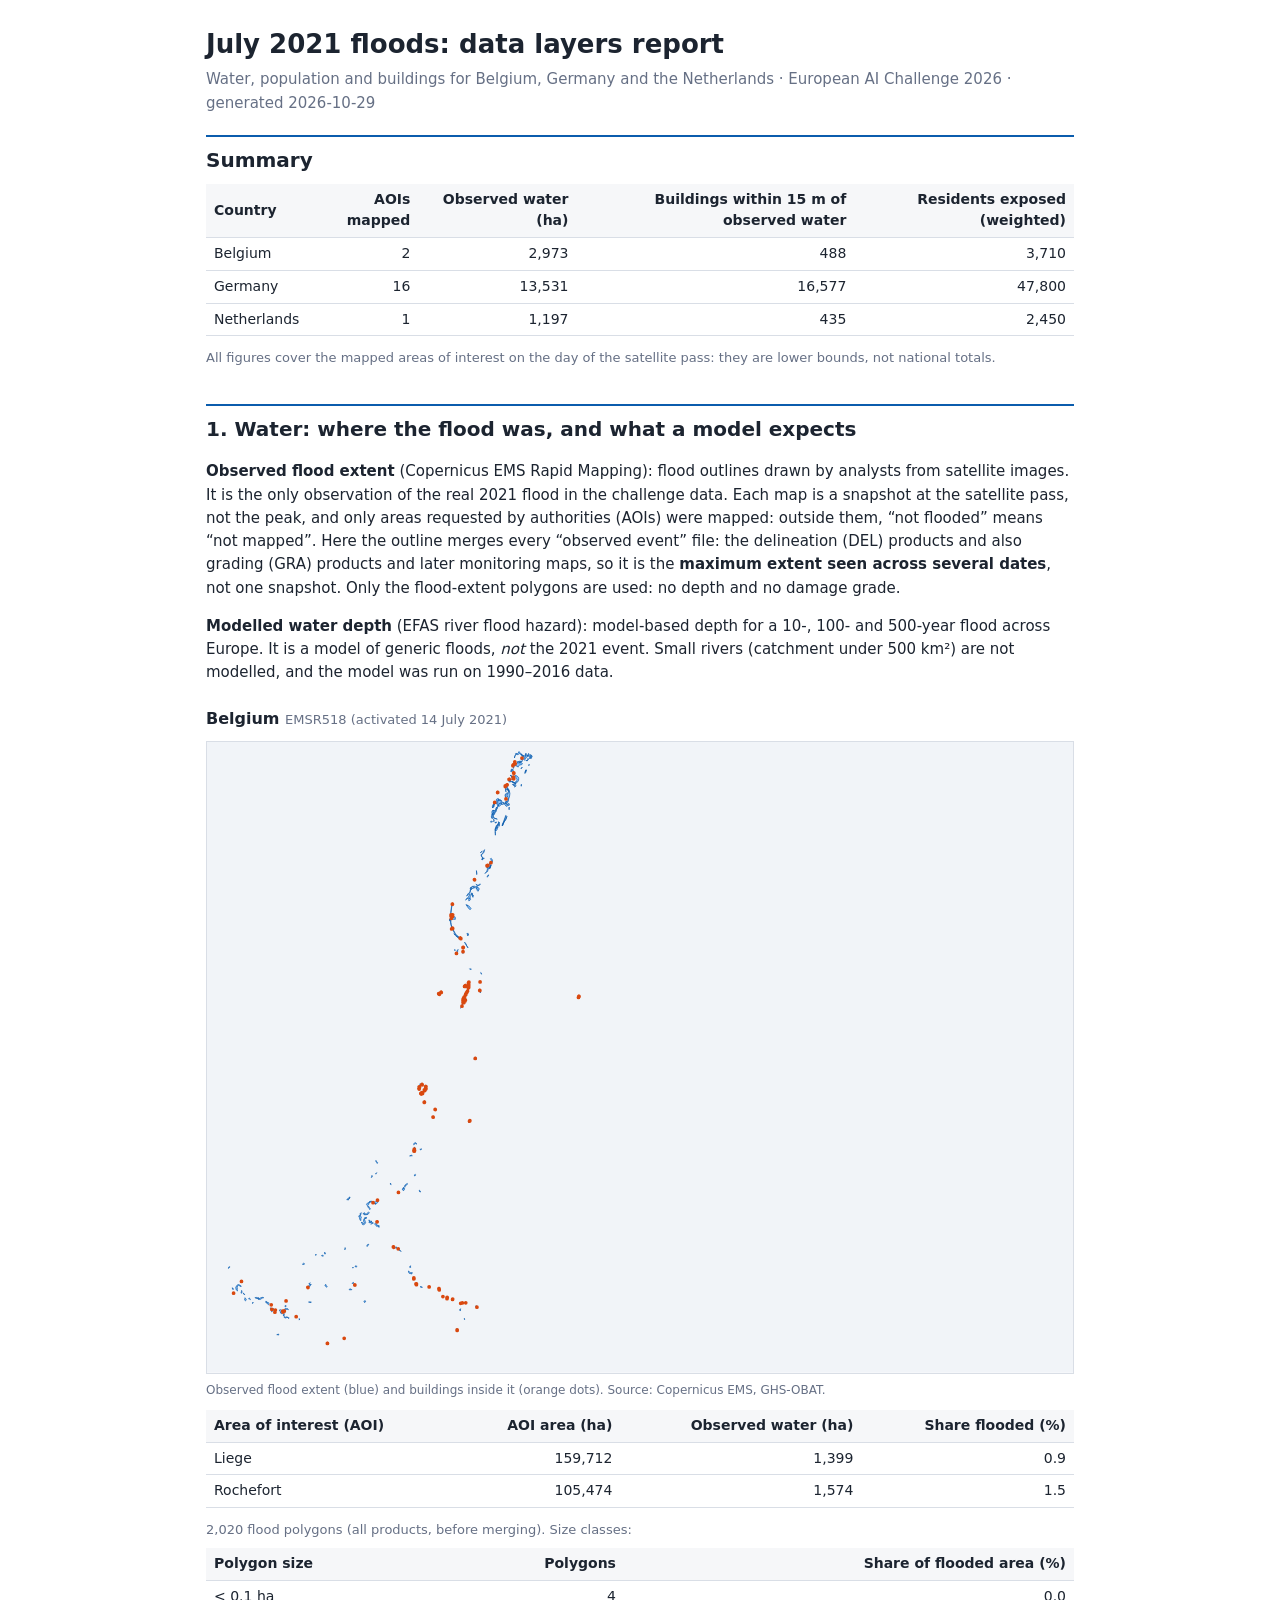
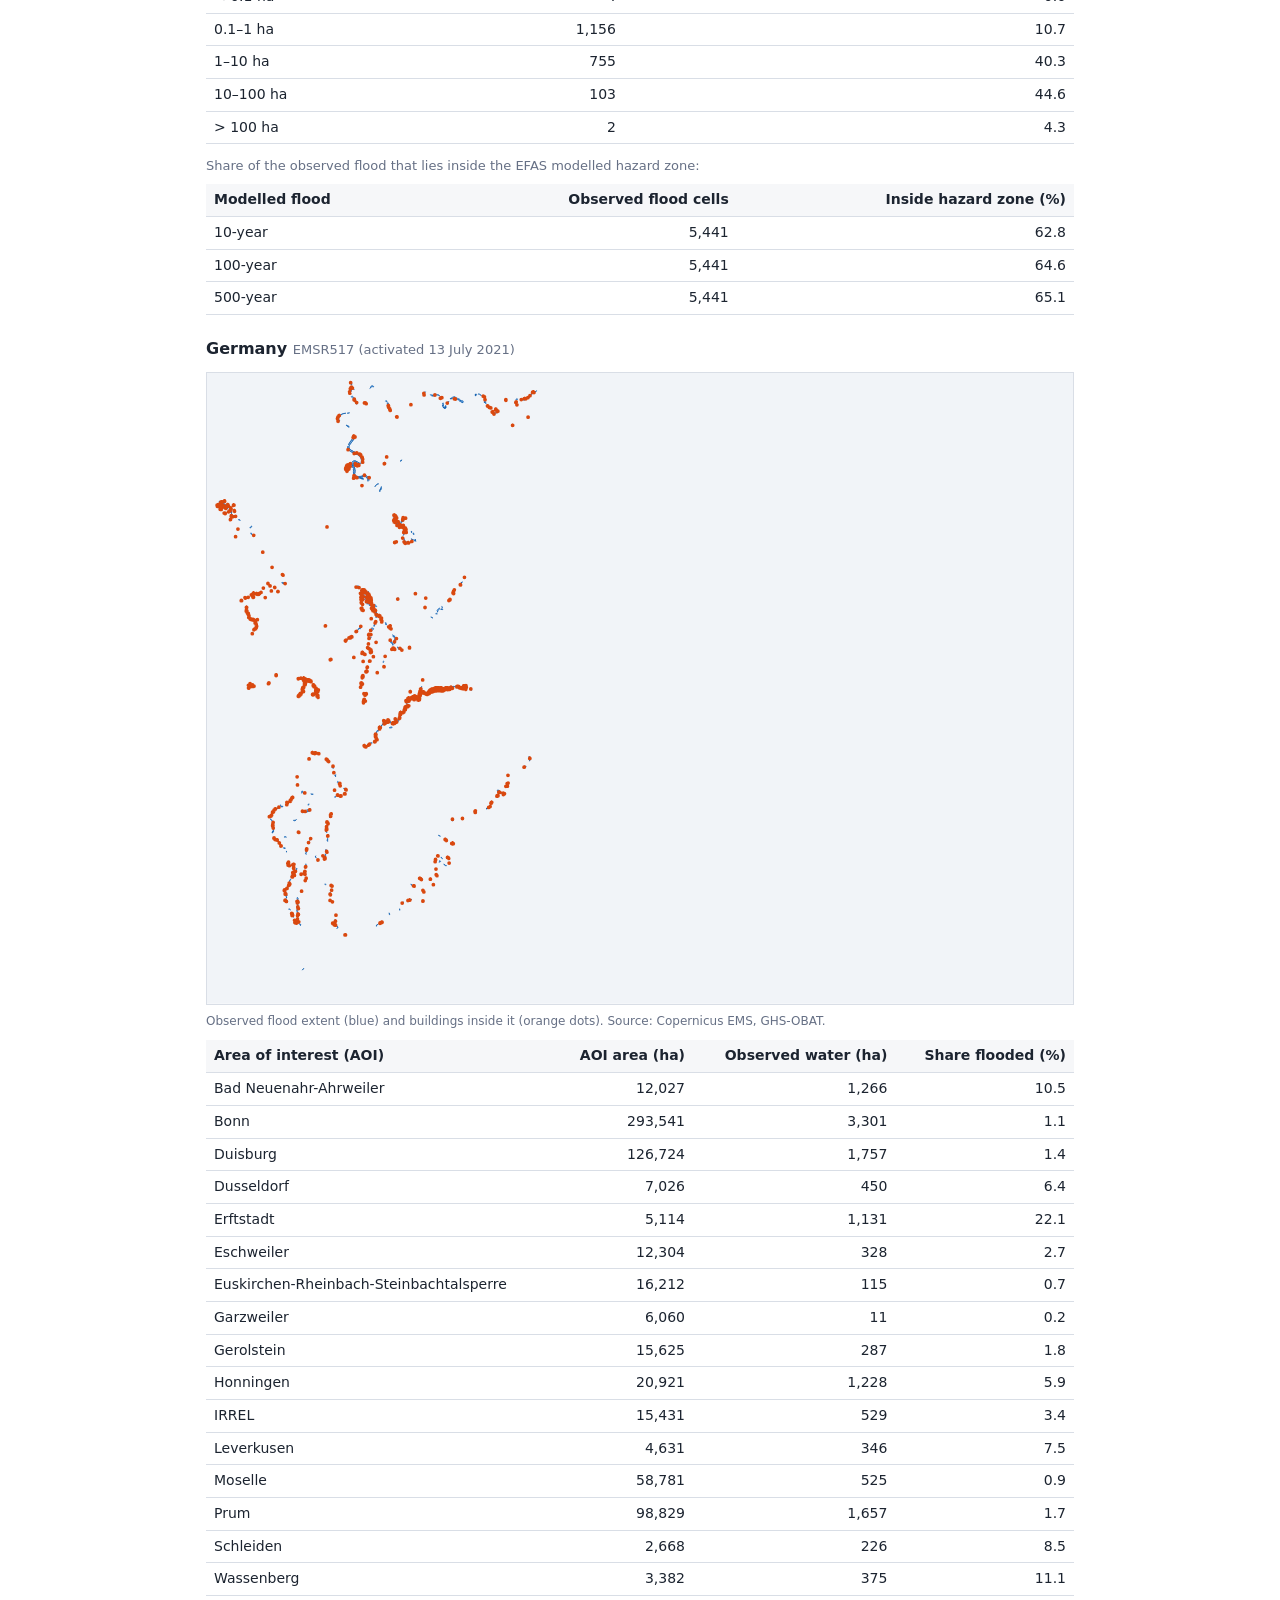
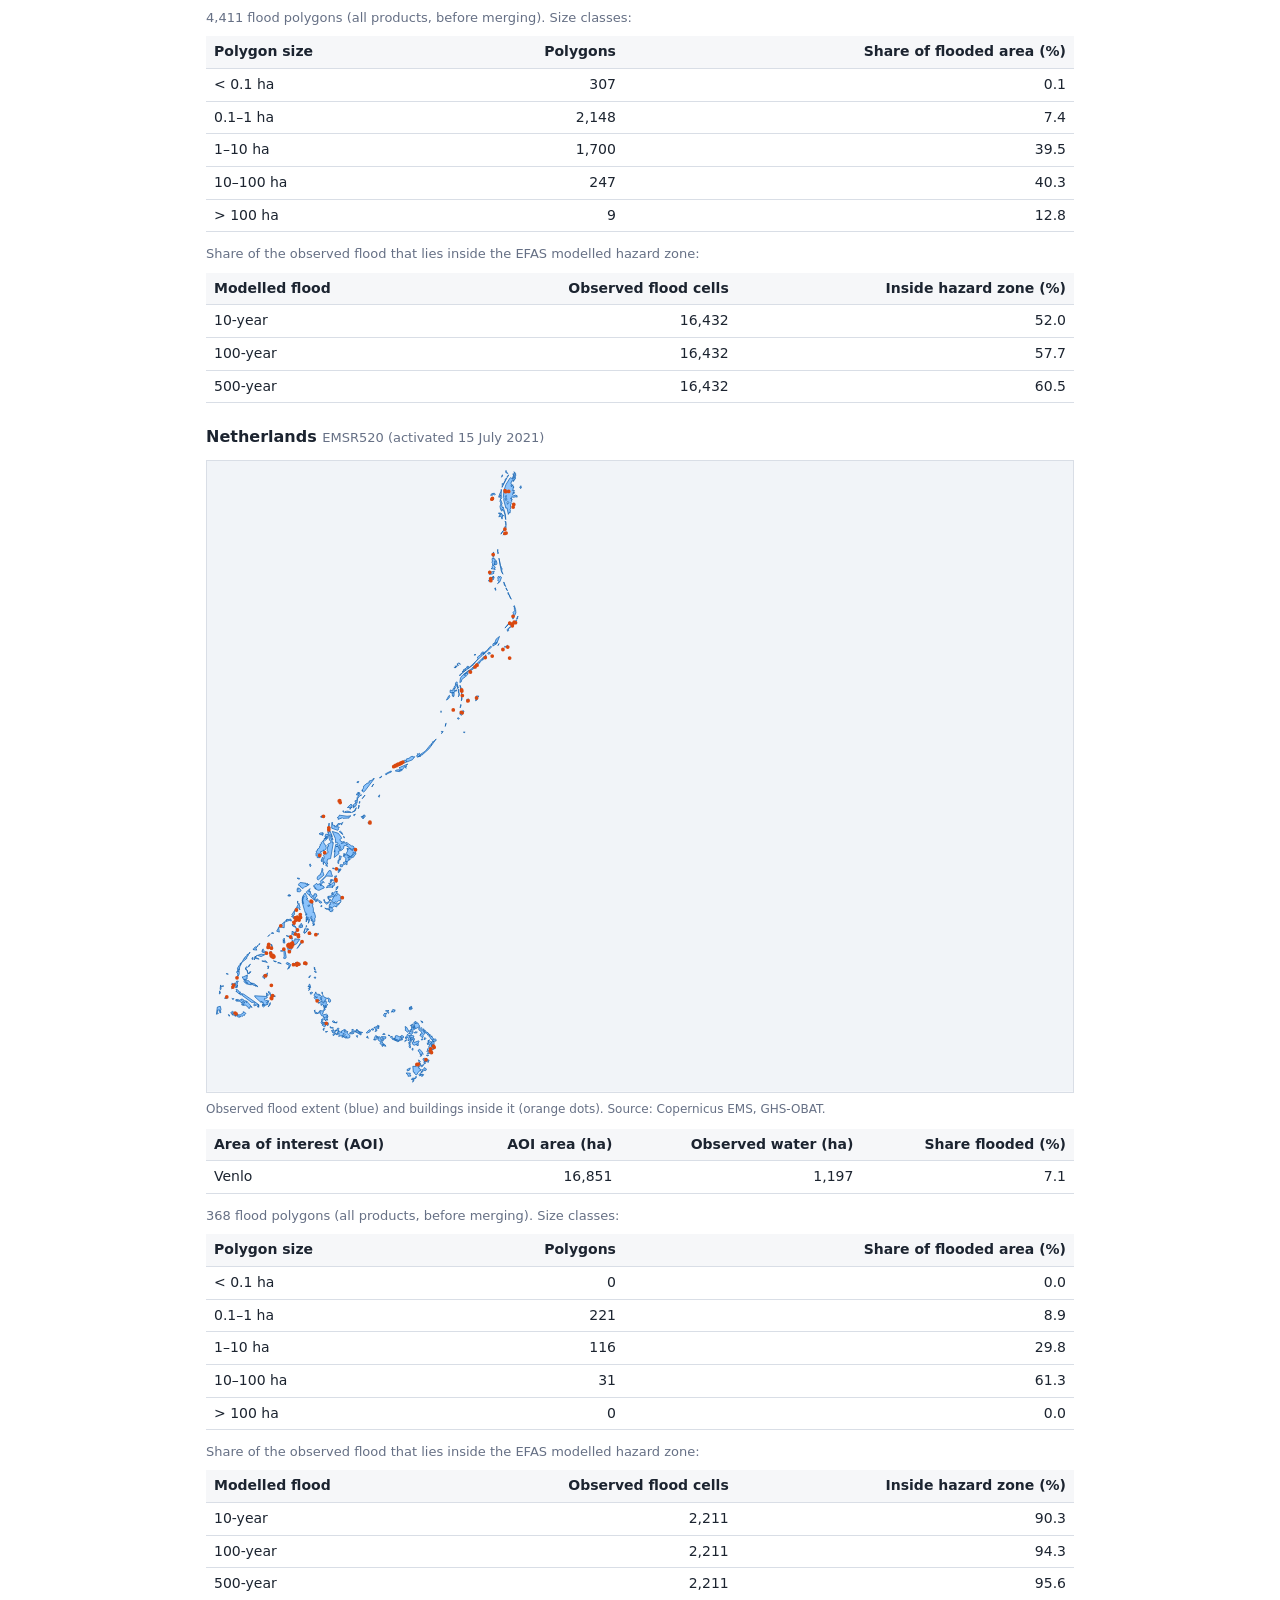
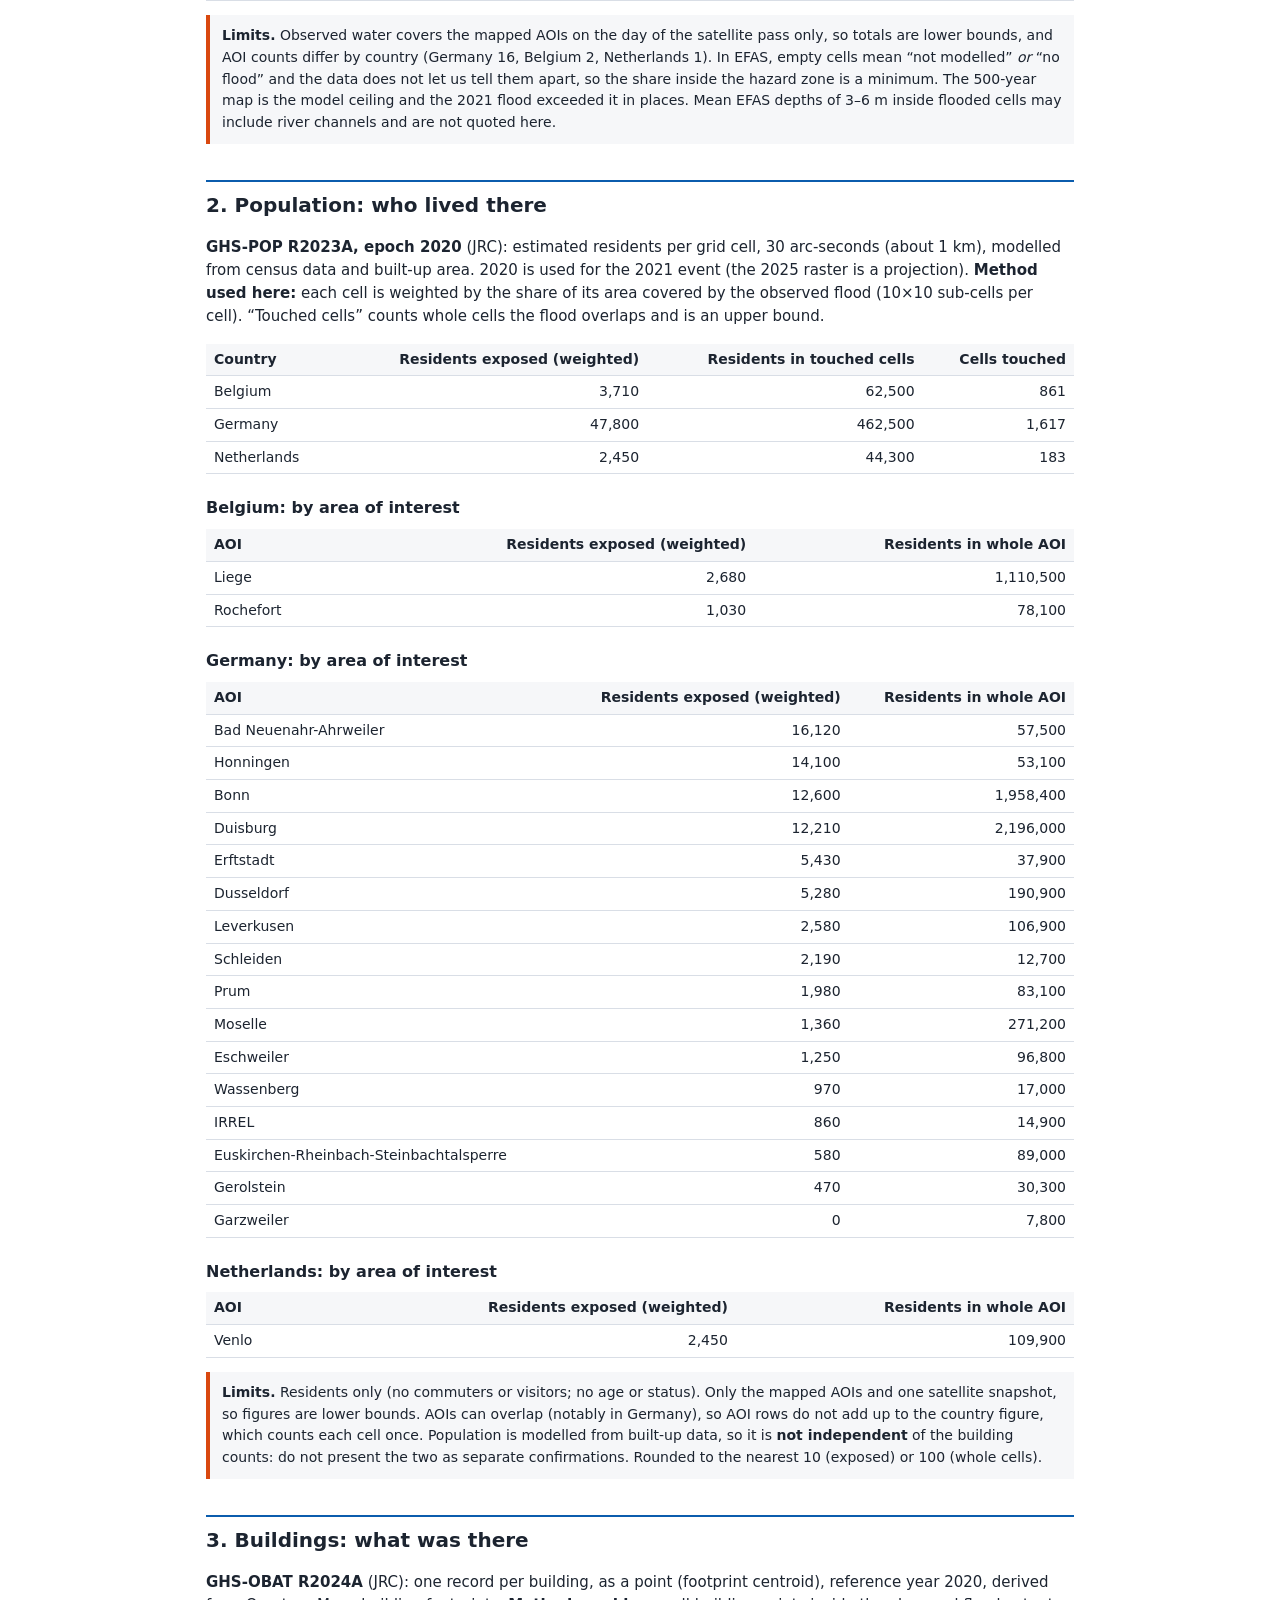
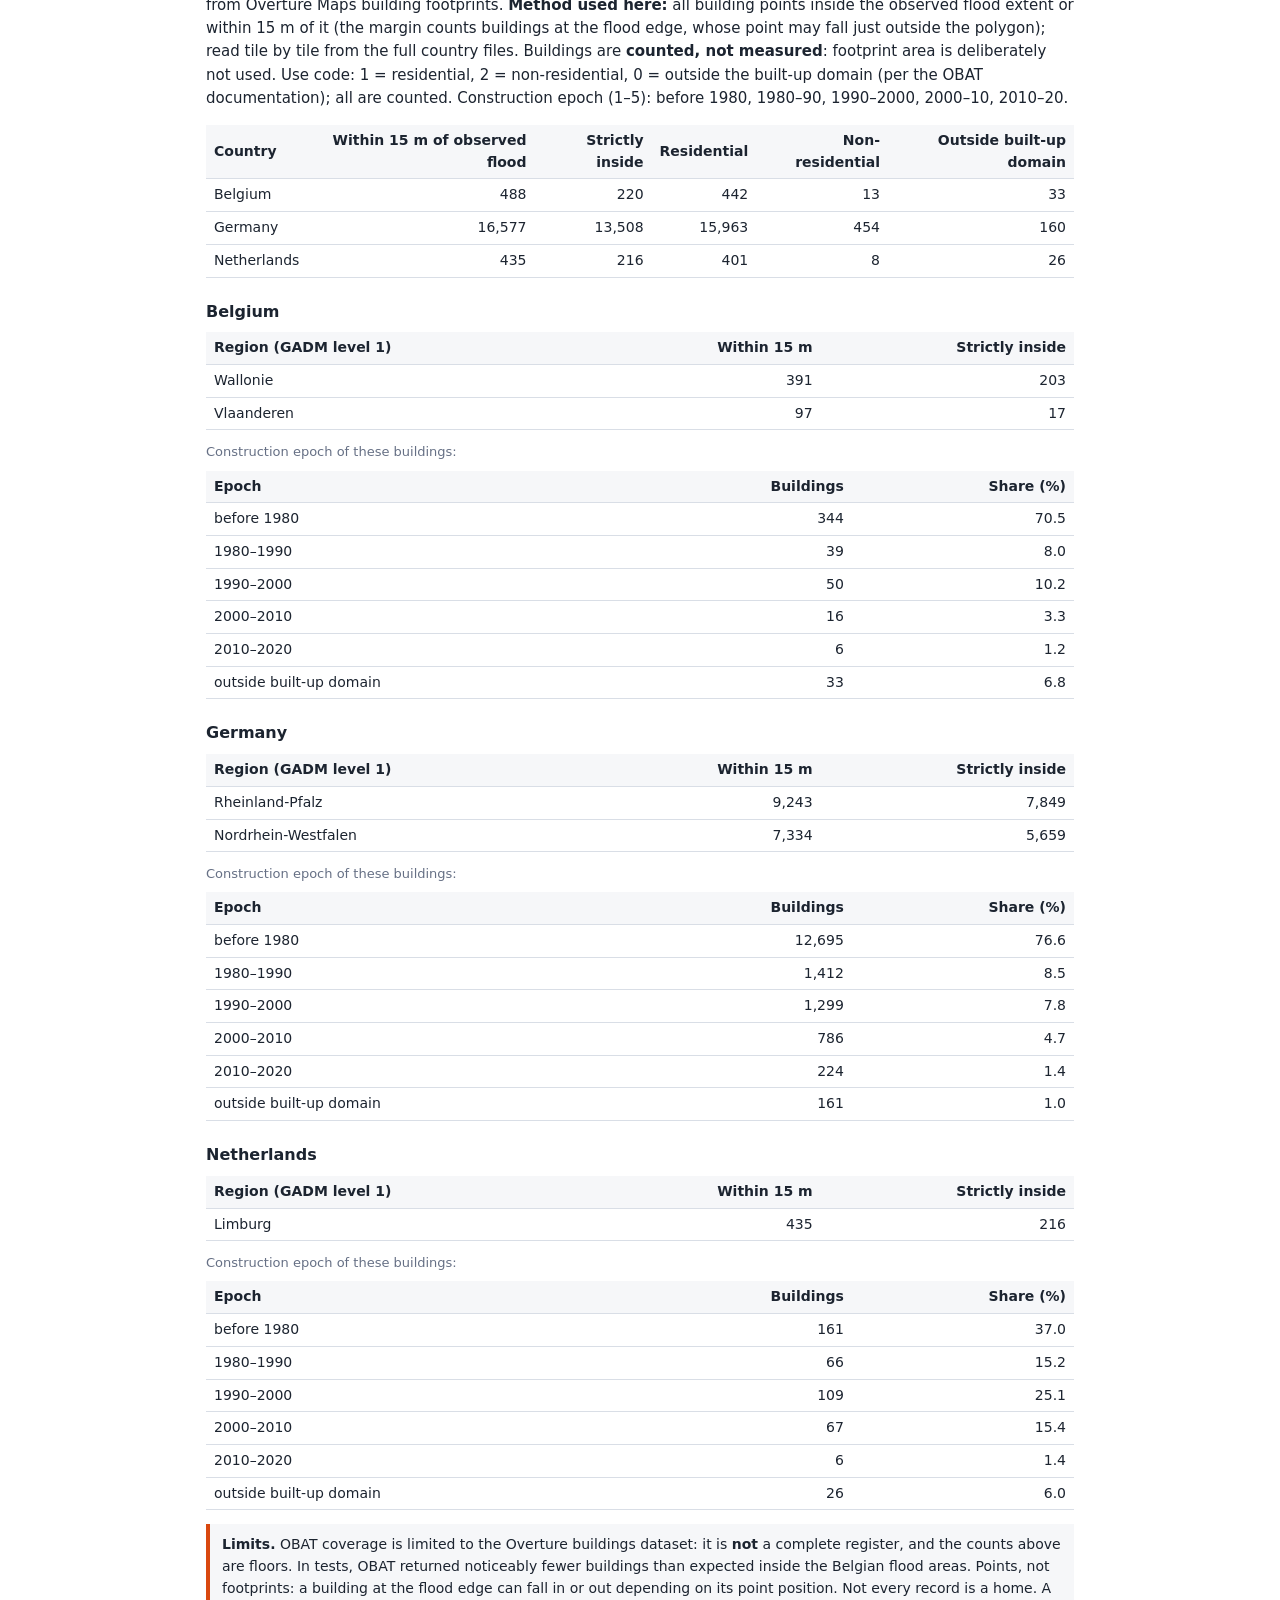
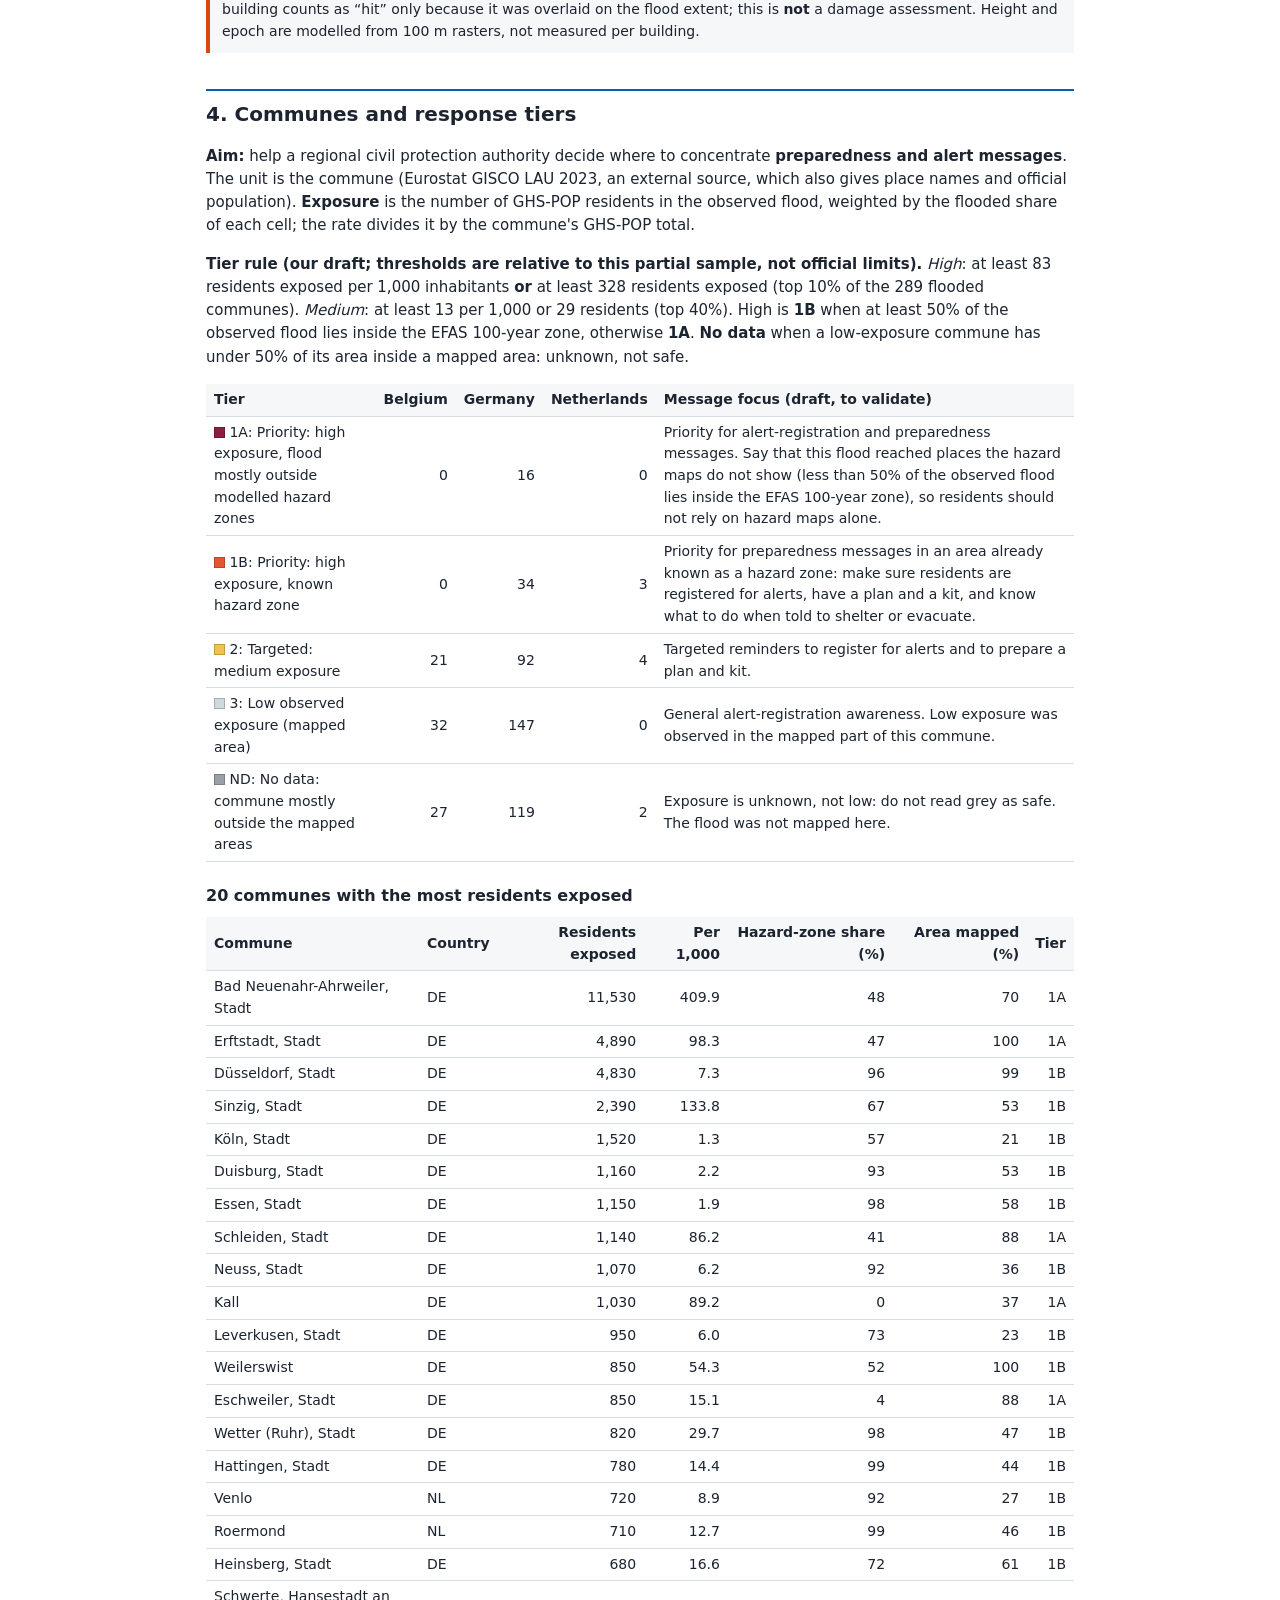
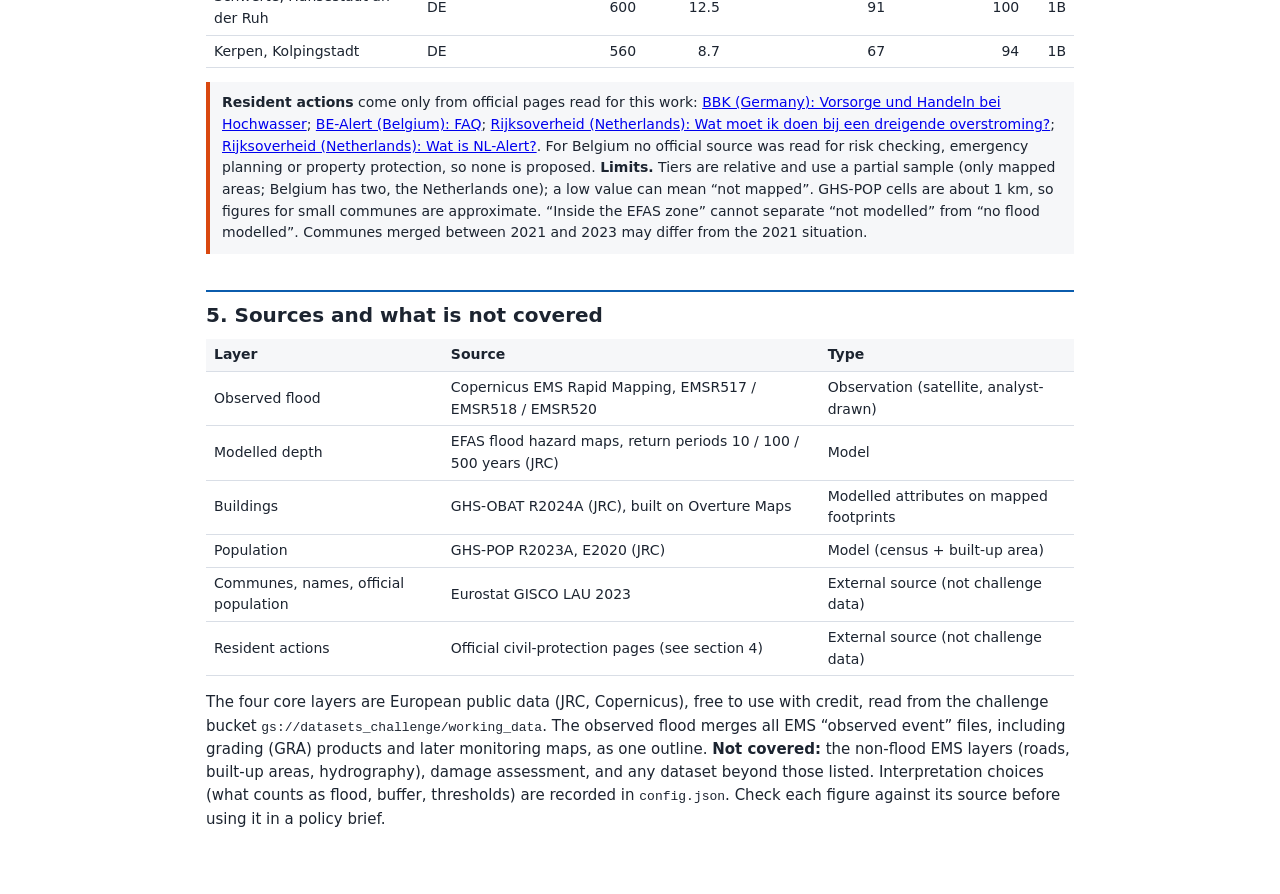
<file: flood_data_report.html>
<!doctype html>
<html lang="en"><head><meta charset="utf-8"><meta name="viewport" content="width=device-width,initial-scale=1">
<title>July 2021 floods: data layers report</title><style>
:root{--text:#1c2430;--muted:#667085;--line:#d9dee6;--accent:#0b5cad;--bg:#fff;--soft:#f6f7f9}
*{box-sizing:border-box}body{margin:0;background:var(--bg);color:var(--text);font:15px/1.55 system-ui,Segoe UI,sans-serif}
main{max-width:900px;margin:0 auto;padding:24px 16px 48px}
h1{font-size:26px;margin:0 0 4px}h2{font-size:20px;margin:36px 0 8px;padding-top:8px;border-top:2px solid var(--accent)}
h3{font-size:16px;margin:22px 0 6px}.sub{font-weight:400;color:var(--muted);font-size:13px}
.lead{color:var(--muted);margin:0 0 16px}table{width:100%;border-collapse:collapse;margin:8px 0 12px;font-size:14px}
th,td{text-align:left;padding:5px 8px;border-bottom:1px solid var(--line)}th{background:var(--soft)}
td.n,th.n{text-align:right;font-variant-numeric:tabular-nums}.note{margin:10px 0 2px;color:var(--muted);font-size:13px}
.limits{background:var(--soft);border-left:4px solid #d9480f;padding:10px 12px;margin:14px 0;font-size:14px}
figure{margin:10px 0}figure svg{width:100%;height:auto;border:1px solid var(--line)}figcaption{font-size:12px;color:var(--muted)}
code{font-size:13px}@media print{main{max-width:none;padding:0}h2{break-after:avoid}table,figure,.limits{break-inside:avoid}}
</style></head>
<body><main>
<h1>July 2021 floods: data layers report</h1>
<p class="lead">Water, population and buildings for Belgium, Germany and the Netherlands &middot; European AI Challenge 2026 &middot; generated 2026-10-29</p>
<h2 style="margin-top:20px">Summary</h2>
<table><thead><tr><th class="">Country</th><th class="n">AOIs mapped</th><th class="n">Observed water (ha)</th><th class="n">Buildings within 15 m of observed water</th><th class="n">Residents exposed (weighted)</th></tr></thead><tbody><tr><td class="">Belgium</td><td class="n">2</td><td class="n">2,973</td><td class="n">488</td><td class="n">3,710</td></tr><tr><td class="">Germany</td><td class="n">16</td><td class="n">13,531</td><td class="n">16,577</td><td class="n">47,800</td></tr><tr><td class="">Netherlands</td><td class="n">1</td><td class="n">1,197</td><td class="n">435</td><td class="n">2,450</td></tr></tbody></table>
<p class="note">All figures cover the mapped areas of interest on the day of the satellite pass: they are lower bounds, not national totals.</p>
<h2>1. Water: where the flood was, and what a model expects</h2><p><b>Observed flood extent</b> (Copernicus EMS Rapid Mapping): flood outlines drawn by analysts from satellite images. It is the only observation of the real 2021 flood in the challenge data. Each map is a snapshot at the satellite pass, not the peak, and only areas requested by authorities (AOIs) were mapped: outside them, &ldquo;not flooded&rdquo; means &ldquo;not mapped&rdquo;. Here the outline merges every &ldquo;observed event&rdquo; file: the delineation (DEL) products and also grading (GRA) products and later monitoring maps, so it is the <b>maximum extent seen across several dates</b>, not one snapshot. Only the flood-extent polygons are used: no depth and no damage grade.</p><p><b>Modelled water depth</b> (EFAS river flood hazard): model-based depth for a 10-, 100- and 500-year flood across Europe. It is a model of generic floods, <i>not</i> the 2021 event. Small rivers (catchment under 500&nbsp;km²) are not modelled, and the model was run on 1990&ndash;2016 data.</p><h3>Belgium <span class='sub'>EMSR518 (activated 14 July 2021)</span></h3><figure><svg viewBox="-8 -8 736 536" role="img" aria-label="Overview map"><rect x="-8" y="-8" width="736" height="536" fill="#f1f4f8"/><path d="M21.8 460.1L21.1 460.5L21.0 459.5L21.3 458.9L21.4 458.1L21.9 458.8L21.5 459.2L21.8 460.1ZM18.1 458.6L16.8 457.6L16.4 455.6L17.4 453.8L18.2 453.3L19.0 453.2L20.1 453.7L21.2 454.4L20.7 455.0L20.0 454.3L19.1 454.0L18.6 453.7L18.1 454.1L17.6 455.3L17.8 456.0L17.7 457.1L17.9 458.1ZM14.1 457.5L13.8 456.7L13.2 456.0L14.1 456.1L14.4 457.0L14.1 457.5ZM11.6 438.1L11.1 438.6L10.2 439.4L10.3 438.4L11.2 437.9ZM41.9 467.4L42.8 467.5L42.9 468.2L44.5 468.6L44.7 469.2L44.4 469.7L44.2 470.3L43.4 469.6L42.9 468.5L42.2 468.8L41.9 467.4ZM31.3 468.6L30.7 469.3L30.9 468.0L31.3 468.6ZM25.4 465.9L24.7 467.0L23.9 466.3L24.1 465.6L24.3 464.3L24.9 465.1L25.4 465.9ZM28.9 465.9L28.1 465.4L27.3 465.1L28.0 464.7L28.6 465.1L28.9 465.9ZM39.8 464.5L39.0 464.6L38.3 465.1L37.7 465.5L36.9 465.8L35.6 465.6L36.3 465.5L36.7 464.9L37.4 464.5L38.9 464.0L40.2 464.2ZM36.3 464.6L36.1 465.3L35.4 465.1L34.3 465.0L34.6 464.4L35.7 464.3L35.2 464.7L36.3 464.6ZM34.1 464.8L32.7 464.2L33.6 464.4L34.1 464.0L34.1 464.8ZM23.7 462.0L23.5 461.3L22.7 460.4L23.6 460.9L23.9 461.7ZM53.0 496.0L52.1 495.8L51.3 495.7L52.9 495.2L53.0 496.0ZM57.6 480.0L57.0 479.8L56.8 478.5L58.0 478.0L57.6 478.6L57.5 479.7ZM54.3 477.2L54.6 476.4L54.1 476.1L53.7 475.4L53.5 474.7L54.5 474.5L55.3 474.9L56.6 476.1L56.2 476.9L55.9 477.7L55.2 477.9L54.7 477.1ZM49.7 476.0L50.3 476.4L49.1 476.3L49.7 476.0ZM47.0 475.4L47.9 475.4L47.0 476.2L46.6 475.6L46.4 475.0L47.0 475.4ZM45.9 472.9L46.9 473.3L47.1 474.0L48.5 473.6L50.3 475.1L49.5 474.9L49.2 475.6L48.7 474.8L49.3 474.4L48.7 474.1L47.9 474.3L46.8 474.7L46.4 474.0L45.9 473.7L45.9 472.9ZM61.8 481.4L61.4 482.0L60.8 481.5L60.3 480.7L61.2 481.2L61.8 481.4ZM60.3 481.0L58.2 481.6L57.4 480.7L58.1 480.4L58.9 481.0L59.5 480.4L59.9 481.0ZM59.6 473.7L60.7 473.7L61.2 474.5L60.6 474.2L59.9 474.0L58.8 474.2L58.4 476.8L57.7 476.4L57.7 475.3L57.5 474.3L59.0 473.3L59.6 473.7ZM59.1 470.9L59.3 471.6L58.4 472.0L58.2 471.2L59.1 470.9ZM70.3 483.3L70.5 482.7L70.2 482.0L70.7 482.3L70.3 483.3ZM79.6 467.9L80.7 467.9L80.4 468.4L78.3 468.0L79.6 467.9ZM80.6 453.0L79.7 454.2L79.3 454.7L78.9 455.2L78.5 454.5L78.6 453.8L79.1 453.1L78.5 452.6L79.6 451.5L79.3 452.3L79.9 453.0L79.4 453.4L80.1 453.0ZM74.1 435.7L73.7 436.4L73.2 435.6L74.0 435.0L75.0 435.6L74.1 435.7ZM84.3 428.0L84.4 427.2L84.8 427.6L84.4 428.4ZM114.6 457.4L113.7 457.4L113.1 457.7L112.8 457.2L113.7 456.8L114.4 457.0L115.0 457.4L114.5 457.9ZM93.0 453.0L93.2 453.6L93.6 454.3L94.2 455.0L93.6 455.3L93.0 454.9L92.5 454.3L92.2 453.5L93.0 453.0ZM91.0 428.7L90.5 429.0L89.4 428.7L89.8 428.0L90.5 428.4ZM92.1 427.2L91.8 426.3L92.0 425.6L92.5 426.2L92.7 426.9L92.2 427.3ZM108.9 423.3L109.3 422.8L109.4 421.7L109.5 423.3ZM112.2 380.3L112.4 381.2L111.6 381.0L110.9 381.2L111.1 380.4L111.8 380.1ZM112.9 380.3L112.5 379.8L112.7 378.9L113.6 378.8L112.9 380.1L113.2 379.4L112.7 380.1ZM126.7 467.6L126.0 468.5L125.3 467.2L126.2 466.9L127.0 467.2ZM115.9 451.9L115.4 452.4L115.8 451.6L116.4 451.3L116.9 452.0L115.9 451.9ZM115.5 438.9L116.1 438.3L116.5 438.8L115.5 438.9ZM119.0 437.4L119.6 437.7L119.0 438.1L117.8 437.9L118.1 437.2L118.7 437.5ZM129.3 419.2L128.9 419.7L128.6 420.3L128.1 420.8L127.9 420.0L128.2 419.3L128.9 419.1L129.5 418.8ZM124.8 402.3L124.1 402.1L124.1 401.3L123.2 400.8L123.6 399.9L123.9 400.6L125.0 400.9L125.8 402.0L124.8 402.3ZM125.9 401.1L125.5 400.1L125.1 399.7L125.1 398.0L125.6 397.4L126.0 398.1L126.4 399.3L126.8 400.4L126.5 401.2ZM129.5 399.9L130.1 399.6L129.6 399.1L129.8 398.1L130.2 398.8L130.3 399.7L130.7 399.2L132.2 399.4L131.4 399.6L132.2 400.3L133.4 400.8L132.2 401.2L131.5 402.0L132.0 401.1L131.5 400.3L130.8 400.2L131.1 400.8L129.7 400.4ZM127.2 396.8L126.6 396.2L127.2 395.7L127.8 396.4L127.2 396.9L125.8 397.3L125.6 396.6L126.2 396.3L127.2 396.8ZM123.3 392.2L122.7 392.9L122.8 393.8L122.1 394.1L122.7 394.8L122.8 395.4L123.2 396.0L122.7 397.3L122.9 398.6L122.2 398.5L121.8 397.5L121.6 396.3L121.3 395.5L121.6 394.9L121.0 395.3L121.3 394.4L121.9 394.0L122.4 393.7L122.2 392.8L122.8 392.1ZM126.3 392.4L125.7 393.4L126.3 392.9L127.2 393.4L127.8 393.7L125.7 393.8L125.3 393.0L124.5 393.1L124.9 392.6L125.8 392.1L126.3 392.4ZM129.4 391.6L130.0 392.0L129.6 392.6L129.1 392.9L128.4 393.8L128.5 393.1L127.6 392.9L128.3 392.3L129.4 391.6ZM129.7 387.5L130.9 388.6L130.3 389.4L129.7 388.2L129.3 387.7L128.6 387.3L128.8 386.3L129.8 387.0ZM129.4 383.8L129.6 384.7L129.3 385.2L128.8 385.6L128.2 386.0L127.6 385.4L128.0 384.3L128.4 383.8L129.2 383.5L129.7 383.0L130.8 383.2L129.9 383.7ZM138.4 404.4L137.3 403.9L137.0 403.1L136.6 403.7L135.6 403.1L135.3 402.5L134.8 402.0L134.4 401.5L135.0 401.1L136.3 401.5L136.1 402.3L137.5 403.0L138.4 403.1L137.7 403.4L138.3 403.6L138.4 404.4ZM135.1 384.8L134.6 384.2L134.0 384.5L133.1 384.0L132.4 383.3L131.9 382.7L131.2 382.6L130.6 383.1L129.9 382.8L131.5 382.2L133.3 383.1L135.0 382.8L135.8 382.6L136.7 382.4L137.3 382.7L136.9 383.6L136.3 384.0L135.8 384.6L135.2 384.9L134.9 383.8L135.1 384.8ZM132.2 361.0L132.5 361.6L131.6 362.1L132.0 361.4L132.1 360.4L132.5 360.8ZM135.9 359.0L135.2 359.1L135.6 358.7L136.2 358.0L135.8 358.6ZM136.7 349.1L137.1 349.7L136.7 350.2L136.1 349.3L135.4 348.2L135.6 347.6L135.9 348.3L136.4 348.8ZM166.1 444.0L163.9 443.6L163.3 442.6L163.2 441.6L164.3 442.4L165.3 443.4L165.6 442.9L166.7 443.2L165.8 443.9ZM165.1 437.2L165.0 437.8L165.1 438.5L164.4 438.7L164.2 438.1L164.6 437.4L165.1 437.2ZM155.2 423.2L155.8 423.9L156.4 424.5L157.1 424.9L156.4 424.6L155.7 424.3L155.1 423.5L154.5 423.2L154.8 422.6L155.2 423.2ZM152.2 421.8L152.8 421.0L153.3 422.1L152.4 422.3ZM158.9 370.6L159.6 370.7L159.9 371.7L159.5 372.9L158.8 373.3L158.1 372.6L158.8 371.6L159.3 371.0L158.6 371.4L158.2 372.2L158.9 370.6ZM162.2 367.9L161.5 368.7L160.6 368.7L160.2 369.4L160.5 370.3L159.9 369.5L160.7 368.2L161.4 367.7L162.3 367.2L162.2 367.9ZM147.7 367.7L148.0 366.9L148.2 367.7L148.5 368.3L147.7 367.7ZM165.8 343.2L166.5 343.6L164.2 343.8L165.8 343.2ZM175.0 455.5L173.9 455.4L173.1 454.9L173.9 455.0L174.9 455.2ZM169.6 452.1L170.8 453.4L170.3 453.9L169.9 453.5L169.5 452.5ZM173.0 374.5L172.3 373.6L172.5 372.9L173.0 373.3L173.6 374.3ZM168.4 360.8L168.2 360.0L168.9 359.3L169.3 359.8L169.1 360.5L168.4 360.8ZM173.5 338.7L172.9 338.2L174.5 337.9L173.7 338.3ZM168.7 337.2L168.1 336.3L169.0 337.0L168.7 337.9L168.4 339.6L167.9 339.1L168.2 337.5L168.7 337.2ZM168.9 332.5L169.5 332.6L169.8 333.2L170.4 333.7L169.1 333.3L168.3 333.8L167.7 334.3L167.7 333.3L168.3 332.9L168.9 332.5ZM177.0 297.3L176.7 298.3L177.0 297.1L177.5 297.4ZM174.1 289.9L175.4 290.2L175.5 290.9L174.5 291.0L174.0 290.6L173.7 289.6ZM177.9 287.5L178.2 288.0L177.9 288.6L177.0 288.2L177.7 287.0ZM172.3 286.0L171.5 284.7L171.9 284.3L171.8 285.0L172.2 285.6L172.8 285.8ZM178.2 284.6L178.4 285.4L177.8 286.3L177.1 286.2L177.5 285.6L178.0 284.8L177.3 284.3L177.0 283.8L177.8 284.1L178.2 284.6ZM174.5 283.0L172.6 282.9L173.8 282.7L174.5 283.0ZM204.3 490.5L204.6 491.3L204.2 490.8ZM210.7 481.8L211.1 482.5L210.8 483.0L210.7 481.8ZM207.9 473.8L207.1 474.5L207.3 475.6L206.8 474.4L207.4 473.8ZM200.8 464.8L200.7 466.7L200.8 464.8ZM207.4 218.1L208.1 217.5L208.4 216.7L208.9 215.2L209.3 214.4L208.7 216.5L208.0 217.6L207.4 218.1ZM209.3 214.1L209.6 213.4L209.7 212.5L209.8 213.4L209.5 214.0ZM212.1 210.3L211.3 211.6L211.1 212.6L210.9 213.1L210.4 214.0L210.1 214.6L210.5 213.1L210.8 212.6L211.2 211.8L211.6 211.1L211.9 210.5ZM210.1 211.8L210.6 209.9L210.9 209.2L210.2 211.5ZM210.4 209.6L209.8 210.9L209.7 212.2L209.4 212.8L209.6 212.1L209.7 211.0L209.9 210.4L210.2 209.6L211.4 208.3L210.4 209.6ZM188.2 205.9L189.5 206.6L189.0 207.1L188.2 206.8L188.0 206.1ZM211.7 199.1L211.7 200.2L211.4 199.3L210.9 199.8L210.3 200.3L210.3 199.1L211.0 198.7L211.6 198.9ZM209.5 171.8L209.3 170.9L209.5 170.2L209.8 171.2L209.5 171.8ZM204.3 170.4L204.6 169.6L204.8 168.9L205.4 168.3L205.1 169.2L205.0 170.1L204.6 170.8L204.3 171.8L203.9 172.3L204.1 170.8ZM202.6 168.5L203.2 168.9L202.5 169.1L202.0 168.7L202.6 168.5ZM203.3 156.4L207.5 159.6L205.4 158.4L203.3 156.7ZM202.8 156.2L201.9 154.9L203.1 156.2ZM200.0 137.8L201.1 137.7L200.5 138.1L200.5 140.5L200.9 140.9L201.8 140.4L202.9 140.7L203.1 142.7L199.2 142.6L199.3 145.3L199.6 147.3L200.2 149.3L201.4 151.8L203.2 155.1L204.2 156.3L207.5 159.0L204.0 156.5L202.7 155.0L200.2 150.2L199.3 147.4L198.9 145.1L198.8 143.1L199.2 137.8L199.2 136.8L199.7 132.7L200.3 130.4L200.8 129.0L200.0 132.2L199.3 137.2L199.4 138.2L199.3 139.8L200.0 137.8ZM198.1 142.5L198.4 144.2L198.1 142.5ZM221.4 472.4L220.8 472.2L220.4 471.6L220.8 470.9L220.8 471.9L221.4 472.4ZM214.5 315.3L215.7 313.6L215.6 314.5L214.6 315.8ZM220.8 261.3L220.1 260.9L219.0 261.6L219.8 261.2L218.8 261.6L219.6 260.4L220.1 259.8L220.9 260.5L220.8 261.6ZM211.5 208.2L211.7 207.2L212.1 206.3L212.4 205.4L212.8 204.7L213.1 204.2L213.5 203.4L213.9 202.9L212.6 205.5L211.5 208.2ZM214.1 202.7L214.1 201.9L214.2 200.2L214.5 199.2L214.5 197.3L214.4 196.3L214.6 198.0L214.6 198.9L214.3 202.0L214.1 202.7ZM215.1 184.8L216.7 185.1L215.4 185.1ZM211.0 162.1L212.2 163.7L212.7 165.1L213.4 166.1L213.8 167.0L211.3 163.0L210.9 162.3ZM213.2 155.9L213.6 155.4L212.8 155.1L213.6 154.3L213.9 154.8L214.2 155.7L213.7 156.7L213.9 155.6L213.4 156.4ZM215.5 132.4L216.1 133.0L216.4 133.6L215.9 134.3L215.1 134.2L214.1 133.0L213.8 132.3L213.1 131.9L212.9 130.5L214.9 131.6L215.3 132.1ZM213.1 131.2L212.7 130.8L212.1 130.2L212.9 130.5L213.1 131.2ZM215.5 122.0L215.9 122.7L215.6 123.8L215.8 125.0L215.9 126.1L215.3 126.7L214.5 127.0L214.4 126.1L214.6 125.4L215.4 124.7L214.8 125.0L213.8 124.8L213.0 125.3L212.3 125.9L211.8 126.4L212.7 124.9L213.5 124.7L214.5 123.0L215.6 121.1L215.5 122.0ZM217.8 123.6L216.7 121.1L216.6 120.4L217.5 120.5L217.5 121.4L218.4 122.5L218.0 124.0ZM217.5 122.4L217.8 123.0L218.1 122.2L217.4 121.6L217.2 120.7L216.9 121.4L217.6 122.2ZM215.6 119.6L214.4 121.4L212.6 122.9L213.9 120.9L214.4 120.4L215.1 120.2L215.4 119.7L215.9 117.4L215.7 116.2L216.0 115.6L216.1 116.8L215.8 119.0L215.6 119.6ZM222.0 116.1L222.7 116.0L223.3 116.4L223.1 117.7L222.3 118.9L221.7 118.3L222.2 117.6L221.4 117.5L221.0 117.0L221.1 116.3L220.7 116.8L221.3 115.8L221.5 115.1L220.9 115.6L220.2 115.3L219.6 115.8L218.6 116.2L217.7 116.3L218.7 115.6L220.7 115.0L221.4 114.5L222.0 115.2L222.0 116.1ZM216.8 115.8L217.0 116.7L217.6 116.4L217.2 116.9L216.6 117.6L216.5 115.4L217.7 114.7L219.4 114.6L218.6 115.0L217.4 115.0L216.8 115.8ZM223.4 113.9L221.6 113.9L220.5 112.9L221.5 113.5L222.1 113.7L222.9 113.5L223.7 112.9L224.4 112.7L223.4 113.9ZM221.2 104.4L221.0 101.3L221.3 103.6L221.2 104.7ZM224.5 204.8L224.3 205.3L224.4 204.4L224.5 203.6L224.5 204.8ZM225.1 188.7L225.3 189.4L224.6 187.9L225.2 188.4ZM230.0 106.7L230.9 105.0L231.7 105.2L230.7 106.1L230.2 106.9ZM231.9 99.7L232.2 98.6L232.6 97.9L233.1 96.8L232.1 99.8ZM234.3 94.9L233.7 95.5L232.5 97.3L232.0 99.0L231.2 99.5L230.7 101.0L230.6 101.8L230.0 102.4L229.3 102.8L228.7 103.1L228.3 103.7L228.7 103.1L229.4 102.5L229.9 101.8L230.0 101.0L231.2 98.0L231.2 97.0L231.5 96.1L233.7 94.9ZM230.9 97.2L230.7 98.2L230.2 99.3L230.7 98.0L230.3 97.6L229.8 98.7L230.1 97.0L230.9 96.5ZM233.1 97.3L233.5 96.6L232.5 99.5L233.1 97.3ZM233.9 94.6L231.9 95.4L232.7 94.7L234.2 94.3L233.9 93.5L233.5 92.3L233.2 91.7L232.8 91.3L233.5 90.8L234.3 91.8L234.7 92.9L234.5 94.0L233.9 94.6ZM226.2 92.1L225.3 91.8L226.4 91.6L225.8 91.1L226.6 91.4L226.2 92.1ZM225.7 87.5L225.1 88.7L225.8 89.3L226.1 89.9L226.6 90.7L227.7 90.9L226.7 91.1L225.6 90.7L226.1 90.3L225.2 89.2L225.0 87.9L225.5 87.2L226.1 86.8L226.5 86.2L226.9 85.3L227.3 84.6L227.9 83.5L227.6 84.4L227.6 85.2L227.3 85.8L226.7 86.5L226.1 87.1L225.7 87.5ZM226.0 84.9L224.3 86.1L225.0 85.4L226.0 84.9ZM237.0 68.1L237.1 69.5L237.1 71.2L236.9 68.4ZM237.6 60.9L236.6 60.4L238.2 60.2L237.6 60.6ZM234.6 59.8L233.2 60.2L233.1 59.4L233.8 59.3L234.6 59.6ZM235.5 57.6L235.9 58.3L235.7 59.8L235.9 58.4L235.5 57.6ZM234.0 56.8L233.7 55.4L234.0 54.5L234.0 53.4L234.9 52.8L234.3 54.8L234.2 55.6L234.6 56.8L235.0 57.2L234.4 56.5ZM236.7 52.8L236.1 53.4L235.3 54.7L235.3 55.8L236.8 57.0L237.9 57.2L238.7 57.6L235.6 56.6L235.0 55.9L235.0 54.6L236.9 51.7L236.7 52.6ZM236.7 51.1L234.8 54.1L234.9 53.4L235.1 52.5L235.4 52.0L235.6 51.3L235.0 52.3L234.3 53.0L234.1 51.9L234.3 50.6L235.2 49.9L235.0 50.7L235.6 49.9L235.3 50.9L236.0 50.1L235.8 51.0L236.6 50.3L237.5 49.1L236.7 51.1ZM237.8 48.0L238.2 47.3L237.6 48.9L237.8 48.0ZM235.0 47.8L235.5 46.9L235.7 45.7L236.4 44.6L236.1 45.8L236.0 47.0L235.1 47.5ZM234.5 46.8L235.4 44.7L236.5 43.2L235.5 45.5L234.6 48.1L234.7 47.0ZM238.4 44.8L237.9 44.2L237.4 43.7L237.4 42.6L237.6 41.9L238.3 41.4L237.9 40.8L239.3 40.0L240.1 40.5L239.3 41.4L239.9 41.1L241.0 41.1L241.6 41.3L242.4 41.9L240.6 41.3L239.3 41.4L238.6 42.5L238.5 43.3L237.9 43.9L238.5 44.2L238.6 45.1ZM240.6 61.9L240.2 63.7L240.1 62.0L239.4 63.0L239.2 63.7L238.8 64.2L238.3 64.8L237.8 65.6L238.6 64.7L239.4 64.6L238.9 65.5L238.6 66.3L237.4 67.7L237.3 66.7L237.6 65.1L240.0 61.5L240.3 60.1L240.5 61.1L240.5 61.9ZM239.5 61.6L237.5 64.5L237.0 66.0L237.0 68.0L236.9 66.3L237.1 65.4L237.5 64.4L237.9 63.0L238.7 62.5L239.3 61.7L239.9 60.6L239.7 59.7L239.9 60.6L239.5 61.6ZM243.0 63.3L244.4 59.9L246.1 57.4L246.9 55.1L246.5 56.7L245.9 58.1L244.5 60.0L243.1 63.4ZM246.2 54.5L245.7 56.4L242.9 63.1L243.1 61.7L244.2 59.4L245.9 54.4ZM248.9 47.3L248.8 49.6L248.6 48.2L248.9 47.3ZM241.5 43.8L240.5 44.3L240.0 45.0L240.8 44.3L242.4 43.7L242.2 44.8L243.3 45.0L242.1 45.1L240.6 46.5L239.6 46.4L239.9 45.2L239.6 45.8L239.4 47.1L239.0 47.6L238.8 48.4L238.3 49.1L237.9 49.9L237.6 50.5L237.3 51.6L238.9 46.8L239.2 44.8L239.0 42.9L239.4 41.9L240.4 41.6L241.8 42.1L243.0 42.8L243.8 43.6L244.5 43.9L243.8 43.7L244.6 44.4L245.2 44.7L246.6 44.0L245.5 43.9L244.9 44.1L247.1 42.8L247.6 41.7L247.5 40.6L248.3 40.9L248.1 42.1L247.5 43.5L246.8 44.2L245.1 44.8L244.0 44.9L243.6 44.1L243.1 43.5L242.0 43.9ZM245.5 45.9L246.5 45.0L247.2 44.6L247.3 46.0L247.0 46.8L245.5 45.9ZM249.0 44.6L248.7 46.0L247.5 45.6L248.0 44.2L249.0 44.6ZM245.1 43.2L246.2 42.7L247.1 42.2L246.5 42.9L245.1 43.2ZM246.9 35.8L246.2 36.8L246.0 37.7L245.8 38.5L246.1 39.1L246.3 39.8L245.9 39.1L245.3 37.7L245.6 36.2L246.4 35.6L247.7 35.3L246.9 35.8ZM249.4 36.0L249.0 39.0L248.6 39.5L248.3 40.8L247.7 39.4L247.9 38.8L247.3 38.2L246.9 38.8L247.0 37.2L247.4 36.1L248.7 35.1L248.9 34.1L248.2 32.2L247.0 30.8L246.3 29.4L246.4 28.2L246.9 27.6L247.0 28.6L247.7 29.2L247.2 30.2L246.6 29.7L246.8 30.3L248.5 32.5L248.9 33.8L249.0 34.6L249.4 35.2L249.4 36.0ZM247.0 31.4L248.0 32.5L248.4 33.4L248.5 34.2L248.2 34.8L248.2 33.3L247.0 31.4ZM248.0 33.5L247.1 32.0L248.0 33.5ZM245.7 28.6L246.2 31.0L246.1 31.9L246.5 32.5L245.9 31.9L245.9 33.5L246.1 34.4L245.7 32.5L245.8 31.2L245.5 29.9L245.7 28.6ZM253.7 29.1L253.3 28.6L252.3 27.9L253.6 28.4L254.3 28.1L254.0 28.6ZM251.6 28.0L252.4 28.7L253.3 28.8L252.4 28.7L251.5 28.1ZM254.8 27.2L253.6 27.2L250.7 25.7L248.7 25.9L249.3 25.6L250.9 25.6L253.5 27.1L254.8 27.2ZM252.3 25.9L254.1 26.9L254.7 26.4L254.0 25.9L255.0 25.8L254.9 26.5L254.0 27.1L251.1 25.5L252.3 25.9ZM250.2 24.6L250.7 23.9L250.2 24.6L249.6 24.3L248.4 25.4L248.1 24.5L248.6 23.7L249.1 24.4L250.2 24.6ZM252.5 22.2L251.9 22.7L252.3 22.3L251.6 22.1L250.9 22.3L250.7 21.7L251.4 21.0L251.9 21.5L252.4 21.9ZM250.9 20.9L250.4 20.4L249.6 20.5L250.6 20.4L251.0 21.0L250.5 21.8L250.9 20.9ZM251.1 15.0L251.7 15.3L251.4 15.8L252.2 15.5L252.3 17.0L251.6 16.5L251.2 17.2L250.0 17.0L250.3 16.1L251.2 16.1L250.4 15.8L250.8 15.1ZM251.9 14.1L252.6 13.4L253.0 12.6L252.4 14.5L251.9 14.1ZM252.7 11.6L253.3 11.2L254.0 10.0L252.8 11.8L252.7 10.7L252.1 10.2L252.8 10.6L252.7 11.6ZM253.1 30.2L254.8 29.2L253.1 30.2ZM259.3 28.5L259.1 29.6L258.9 28.6L259.2 27.9ZM255.9 21.2L256.7 22.0L256.9 23.1L256.8 24.6L256.5 25.2L255.6 26.3L255.2 25.3L255.3 24.5L255.5 23.6L254.9 23.0L254.7 22.2L253.7 21.4L253.4 20.7L254.6 20.5L255.9 21.2ZM262.4 17.7L263.2 15.5L262.4 17.3L262.2 18.8L262.4 17.7ZM262.8 17.4L263.0 16.5L263.5 15.8L262.9 17.9L262.6 17.4ZM258.9 14.6L259.9 13.3L259.4 14.3L259.0 14.9ZM265.5 12.2L265.8 10.9L265.5 12.0ZM257.0 12.0L256.4 12.6L256.9 13.1L256.3 12.7L255.7 13.2L255.4 12.3L253.4 12.0L254.8 10.5L255.8 9.9L257.0 9.8L259.1 9.7L260.1 10.3L259.4 11.3L257.9 11.5L257.0 12.0ZM259.0 8.4L258.5 8.8L255.7 9.4L255.4 8.9L257.8 8.3L259.0 8.4ZM259.3 9.1L257.2 9.3L259.2 8.9L259.6 8.1L260.0 7.6L259.7 8.5L259.3 9.1ZM262.8 7.3L263.4 7.9L264.2 7.6L265.0 7.2L264.1 6.2L265.1 6.8L264.1 8.1L262.8 7.3ZM261.8 7.5L261.0 6.8L261.4 6.1L261.7 5.4L262.6 6.0L262.2 6.7L261.8 7.5ZM259.9 7.2L258.7 6.6L259.2 6.0L260.6 4.8L257.8 1.8L256.9 2.4L255.7 2.8L254.9 1.9L254.3 2.2L254.6 2.9L253.7 3.8L253.4 4.6L253.3 5.6L253.8 3.6L254.5 2.8L254.2 2.1L254.6 1.6L255.2 1.8L255.3 2.5L255.9 1.8L256.5 1.3L257.2 0.1L258.3 1.5L260.5 3.9L261.8 3.9L261.2 4.3L260.5 5.3L260.1 7.1ZM266.2 5.2L267.1 5.4L266.5 5.9L265.4 6.0L266.1 5.1ZM262.7 5.7L262.0 5.1L262.3 4.4L263.8 3.4L264.9 4.1L262.9 5.4ZM267.6 4.6L267.9 3.5L268.4 4.2L267.3 6.3L267.0 5.5L267.6 4.6ZM266.2 3.8L267.2 3.8L267.4 4.9L266.8 4.7L266.4 4.2L265.4 4.1L264.0 3.2L265.3 3.8L264.7 3.0L265.3 1.7L265.5 3.0L265.8 3.5ZM263.0 3.3L262.3 2.2L263.2 2.5L263.0 1.5L263.4 2.6L262.7 3.6L262.0 3.7L263.0 3.3ZM260.8 3.8L258.8 2.1L259.6 2.5L260.7 3.7L261.5 3.9ZM267.4 3.4L266.6 3.1L266.3 2.6L266.8 2.9L267.9 3.4Z" fill="#3b9cff" fill-opacity=".55" stroke="#0b5cad" stroke-width=".6" fill-rule="evenodd"/><path d="M14.6 460.4h0M21.3 450.5h0M47.1 474.2h0M46.6 470.3h0M49.7 476.6h0M50.1 474.8h0M56.4 475.8h0M57.6 475.7h0M57.7 475.6h0M56.6 476.5h0M56.6 476.3h0M56.6 476.2h0M56.5 476.2h0M59.2 467.0h0M67.8 480.4h0M77.7 455.5h0M77.8 455.7h0M94.3 503.2h0M94.4 503.2h0M94.4 503.2h0M108.6 498.8h0M117.7 453.5h0M117.6 453.4h0M136.5 399.8h0M136.6 399.8h0M136.6 399.8h0M133.1 383.5h0M136.9 381.4h0M150.5 421.4h0M150.5 421.3h0M150.5 421.3h0M150.5 421.2h0M150.5 421.1h0M150.4 421.1h0M150.5 421.1h0M150.4 421.1h0M150.6 421.4h0M154.5 422.7h0M154.7 374.8h0M167.8 448.3h0M167.8 447.7h0M167.8 448.0h0M167.8 447.5h0M167.9 448.1h0M167.9 448.1h0M169.6 452.6h0M169.6 452.7h0M169.6 452.7h0M169.7 452.7h0M170.0 452.5h0M170.0 453.2h0M170.0 453.1h0M168.2 339.8h0M168.2 339.2h0M168.1 339.1h0M168.4 339.1h0M168.4 339.1h0M168.2 338.5h0M168.2 338.0h0M168.0 339.8h0M168.0 339.7h0M168.0 339.7h0M167.9 339.6h0M168.0 339.5h0M168.0 339.4h0M167.9 339.2h0M167.9 339.1h0M167.9 339.1h0M167.9 339.0h0M168.0 339.1h0M168.0 339.1h0M168.0 339.0h0M167.9 339.0h0M168.0 338.9h0M172.3 287.0h0M172.1 286.5h0M172.5 285.5h0M172.6 285.6h0M172.5 285.3h0M172.5 285.3h0M172.5 285.2h0M172.4 285.1h0M176.7 298.1h0M176.7 298.1h0M176.8 298.1h0M176.7 298.3h0M176.6 298.2h0M176.7 298.2h0M176.8 298.2h0M174.6 289.9h0M175.2 290.2h0M173.7 290.7h0M173.8 290.7h0M174.0 291.0h0M174.1 291.2h0M174.2 291.1h0M173.8 290.7h0M173.9 290.8h0M175.0 290.8h0M175.1 290.9h0M175.2 290.8h0M175.2 290.7h0M175.2 290.6h0M176.7 287.7h0M177.1 288.2h0M177.0 288.2h0M177.0 288.1h0M177.0 288.1h0M176.9 287.9h0M177.0 288.0h0M177.0 288.0h0M177.0 288.0h0M177.0 288.1h0M177.0 288.0h0M176.9 287.9h0M177.0 287.8h0M177.0 287.8h0M177.8 285.1h0M177.9 285.1h0M177.9 285.1h0M177.9 285.0h0M178.1 284.9h0M178.0 284.8h0M177.9 286.7h0M178.0 286.7h0M178.0 286.7h0M178.0 286.7h0M178.0 286.7h0M178.1 286.7h0M178.1 286.6h0M174.6 283.2h0M174.7 283.2h0M174.7 283.2h0M174.7 283.2h0M174.7 283.2h0M174.8 283.2h0M174.8 283.4h0M174.9 283.3h0M174.9 283.4h0M180.8 455.1h0M180.8 455.0h0M180.8 455.0h0M184.2 310.9h0M184.1 310.8h0M189.2 456.9h0M189.3 456.8h0M189.3 456.8h0M189.2 456.8h0M189.2 456.7h0M189.2 456.7h0M189.2 456.7h0M189.1 456.6h0M189.1 456.6h0M189.2 456.6h0M189.2 457.3h0M189.2 457.3h0M189.2 457.4h0M189.3 457.5h0M189.3 457.5h0M189.3 457.3h0M189.3 457.2h0M189.3 457.4h0M189.3 457.2h0M189.3 457.6h0M189.3 457.2h0M189.3 457.2h0M189.3 457.6h0M189.4 457.7h0M189.4 457.7h0M189.4 457.7h0M185.9 304.3h0M185.9 304.4h0M186.0 304.4h0M189.5 206.4h0M191.0 205.0h0M190.9 204.8h0M191.0 204.8h0M191.1 204.8h0M188.9 205.9h0M190.8 204.9h0M196.0 465.1h0M196.0 464.5h0M196.0 464.3h0M196.2 464.3h0M196.0 464.3h0M196.0 464.2h0M196.1 464.1h0M192.5 463.3h0M200.7 465.8h0M200.8 465.4h0M199.9 150.9h0M200.6 150.2h0M200.6 150.2h0M200.6 150.3h0M200.7 150.3h0M200.7 150.3h0M200.8 150.5h0M199.6 141.9h0M200.5 140.2h0M200.5 140.1h0M200.6 140.2h0M200.6 140.1h0M200.6 140.2h0M200.6 140.3h0M200.6 140.0h0M200.6 139.6h0M200.6 139.9h0M200.6 140.0h0M200.6 139.9h0M200.6 139.9h0M200.6 139.9h0M200.3 139.0h0M200.8 138.9h0M199.4 139.8h0M199.5 139.8h0M199.4 139.0h0M200.5 129.8h0M200.6 129.8h0M204.6 492.1h0M204.6 491.7h0M204.6 491.6h0M207.6 469.1h0M209.0 468.7h0M208.7 216.5h0M204.0 171.7h0M207.7 159.2h0M207.7 159.0h0M207.6 159.0h0M207.6 159.0h0M207.6 159.0h0M207.6 159.0h0M207.4 158.9h0M207.4 158.8h0M207.3 158.8h0M207.2 158.7h0M207.3 158.7h0M207.2 158.7h0M207.3 158.7h0M207.1 158.6h0M211.9 468.6h0M215.1 314.3h0M209.6 213.4h0M209.6 213.3h0M209.6 213.3h0M209.7 213.2h0M211.6 211.4h0M210.6 213.4h0M210.7 213.3h0M210.7 213.3h0M210.7 213.2h0M210.7 213.5h0M210.7 213.5h0M210.7 212.6h0M210.8 213.1h0M210.8 213.1h0M210.8 213.1h0M210.8 213.0h0M210.8 213.0h0M210.8 213.0h0M211.0 212.7h0M211.0 212.6h0M211.1 212.5h0M211.1 212.4h0M211.1 212.4h0M211.1 212.3h0M211.2 212.3h0M211.3 211.9h0M211.4 211.9h0M211.1 210.9h0M209.6 212.2h0M209.6 212.1h0M209.6 212.1h0M209.6 212.0h0M209.6 212.0h0M209.7 212.0h0M209.6 212.0h0M209.6 211.9h0M209.6 211.9h0M209.6 211.8h0M209.6 211.7h0M209.7 211.6h0M209.6 211.6h0M209.6 211.6h0M209.6 211.5h0M209.7 211.5h0M209.6 211.3h0M209.6 211.3h0M209.7 211.2h0M209.7 211.1h0M209.7 210.7h0M210.0 210.7h0M209.7 210.6h0M209.7 210.6h0M209.8 210.5h0M209.7 210.5h0M209.8 210.5h0M210.0 210.5h0M209.8 210.5h0M209.8 210.4h0M209.8 210.4h0M210.0 210.4h0M209.8 210.4h0M210.0 210.4h0M210.0 210.3h0M209.8 210.3h0M210.0 210.3h0M209.9 210.3h0M210.0 210.3h0M210.0 210.3h0M210.0 210.2h0M210.0 210.2h0M210.0 210.2h0M210.0 210.2h0M210.0 210.2h0M210.2 209.8h0M210.2 209.8h0M210.3 209.7h0M210.2 209.5h0M210.4 209.3h0M210.4 209.3h0M210.4 209.2h0M210.4 209.2h0M210.5 209.2h0M210.6 208.9h0M210.7 208.9h0M210.7 208.8h0M211.3 207.9h0M211.5 207.6h0M211.5 207.5h0M211.8 207.1h0M211.8 207.0h0M211.8 207.0h0M211.8 207.0h0M211.8 206.9h0M211.8 206.8h0M211.9 206.9h0M211.9 206.8h0M211.8 206.7h0M212.0 206.7h0M212.0 206.7h0M212.0 206.7h0M211.9 206.7h0M211.9 206.6h0M211.8 206.6h0M212.0 206.5h0M212.1 206.5h0M212.1 206.4h0M212.0 206.4h0M212.1 206.4h0M212.1 206.4h0M212.1 206.3h0M212.1 206.3h0M212.2 206.2h0M212.1 206.2h0M212.1 206.2h0M212.1 206.1h0M212.2 206.1h0M212.1 206.1h0M212.2 206.2h0M212.2 206.1h0M212.2 206.0h0M212.3 206.0h0M212.3 205.9h0M212.3 205.9h0M212.3 205.8h0M212.3 205.8h0M212.3 205.8h0M212.1 206.0h0M212.4 205.4h0M212.4 205.6h0M212.4 205.5h0M212.4 205.7h0M212.4 205.5h0M212.5 205.6h0M212.5 205.6h0M212.5 205.5h0M212.5 205.5h0M212.4 205.4h0M212.4 205.4h0M212.4 205.4h0M212.5 205.4h0M212.5 205.4h0M212.5 205.4h0M212.6 205.3h0M212.6 205.3h0M212.8 204.7h0M213.4 203.8h0M213.4 203.7h0M214.2 201.0h0M214.3 200.6h0M214.4 200.6h0M214.3 200.4h0M214.4 200.2h0M214.4 200.1h0M211.5 199.7h0M210.9 199.7h0M211.6 199.1h0M211.5 199.0h0M214.3 199.6h0M214.4 199.6h0M214.5 198.5h0M214.2 197.0h0M214.2 197.1h0M214.3 197.0h0M214.3 196.8h0M214.3 197.2h0M214.3 197.1h0M214.4 197.2h0M214.3 196.5h0M214.3 196.5h0M214.6 196.1h0M209.6 170.2h0M209.7 166.9h0M209.6 166.8h0M209.7 166.7h0M209.6 166.5h0M209.8 166.6h0M215.2 314.2h0M215.4 313.9h0M215.4 313.9h0M220.0 260.9h0M219.4 109.1h0M219.3 108.9h0M221.4 472.3h0M223.8 203.2h0M223.9 203.2h0M223.9 203.2h0M224.1 195.9h0M230.0 97.2h0M230.0 97.1h0M230.1 97.2h0M230.1 97.1h0M230.1 97.1h0M230.1 97.0h0M230.1 97.0h0M230.7 96.9h0M233.3 94.6h0M236.5 43.4h0M239.0 35.0h0M239.0 35.0h0M239.0 34.9h0M239.1 34.9h0M246.1 40.4h0M245.5 29.9h0M245.5 29.3h0M247.0 28.5h0M247.0 28.4h0M247.1 28.4h0M248.7 23.7h0M248.8 23.8h0M248.9 23.8h0M252.2 23.1h0M252.3 23.1h0M252.3 23.1h0M252.5 23.2h0M252.5 23.2h0M252.6 23.2h0M252.6 23.2h0M252.7 23.3h0M252.3 21.9h0M252.3 23.2h0M252.4 23.1h0M252.4 22.0h0M252.5 23.2h0M252.6 18.2h0M252.7 18.3h0M252.7 18.3h0M252.7 18.4h0M252.7 18.3h0M252.7 18.3h0M252.7 18.5h0M252.8 18.4h0M252.8 18.6h0M252.0 12.1h0M252.0 11.9h0M252.2 11.8h0M252.2 11.7h0M252.6 11.2h0M253.9 10.5h0M253.6 8.9h0M259.7 5.7h0M307.7 209.1h0M307.9 208.5h0M308.0 208.4h0M308.1 208.3h0M308.0 208.3h0M308.1 208.3h0M308.2 208.3h0" stroke="#d9480f" stroke-width="3.2" stroke-linecap="round" fill="none"/></svg><figcaption>Observed flood extent (blue) and buildings inside it (orange dots). Source: Copernicus EMS, GHS-OBAT.</figcaption></figure><table><thead><tr><th class="">Area of interest (AOI)</th><th class="n">AOI area (ha)</th><th class="n">Observed water (ha)</th><th class="n">Share flooded (%)</th></tr></thead><tbody><tr><td class="">Liege</td><td class="n">159,712</td><td class="n">1,399</td><td class="n">0.9</td></tr><tr><td class="">Rochefort</td><td class="n">105,474</td><td class="n">1,574</td><td class="n">1.5</td></tr></tbody></table><p class='note'>2,020 flood polygons (all products, before merging). Size classes:</p><table><thead><tr><th class="">Polygon size</th><th class="n">Polygons</th><th class="n">Share of flooded area (%)</th></tr></thead><tbody><tr><td class="">&lt; 0.1 ha</td><td class="n">4</td><td class="n">0.0</td></tr><tr><td class="">0.1–1 ha</td><td class="n">1,156</td><td class="n">10.7</td></tr><tr><td class="">1–10 ha</td><td class="n">755</td><td class="n">40.3</td></tr><tr><td class="">10–100 ha</td><td class="n">103</td><td class="n">44.6</td></tr><tr><td class="">&gt; 100 ha</td><td class="n">2</td><td class="n">4.3</td></tr></tbody></table><p class='note'>Share of the observed flood that lies inside the EFAS modelled hazard zone:</p><table><thead><tr><th class="">Modelled flood</th><th class="n">Observed flood cells</th><th class="n">Inside hazard zone (%)</th></tr></thead><tbody><tr><td class="">10-year</td><td class="n">5,441</td><td class="n">62.8</td></tr><tr><td class="">100-year</td><td class="n">5,441</td><td class="n">64.6</td></tr><tr><td class="">500-year</td><td class="n">5,441</td><td class="n">65.1</td></tr></tbody></table><h3>Germany <span class='sub'>EMSR517 (activated 13 July 2021)</span></h3><figure><svg viewBox="-8 -8 736 536" role="img" aria-label="Overview map"><rect x="-8" y="-8" width="736" height="536" fill="#f1f4f8"/><path d="M13.0 113.3L12.4 113.7L12.8 113.1L13.0 112.2L12.8 111.3L13.0 112.0L13.2 113.0L13.9 113.7L14.5 114.3L13.6 113.9L13.2 113.4ZM13.2 110.8L12.4 111.1L12.4 110.2L11.9 109.8L11.2 109.6L11.5 109.0L11.9 108.1L12.1 108.9L13.0 109.2L12.4 109.5L13.3 110.2L12.9 110.7ZM9.2 106.8L10.1 107.4L9.1 107.2ZM5.7 104.0L6.3 103.7L6.9 103.4L7.9 103.8L7.3 104.0L6.7 104.2L5.5 104.2ZM5.0 103.3L6.7 102.9L6.2 103.3L5.0 103.3ZM3.4 102.1L4.1 102.5L4.2 103.4L3.3 102.9L2.6 102.6L3.2 102.1L2.5 101.9L2.3 100.9L3.1 101.1L3.3 101.6ZM29.4 127.8L29.8 128.3L30.2 128.7L30.3 129.5L29.9 129.1L29.2 128.8L29.4 127.8ZM30.0 122.1L30.0 122.9L29.1 123.1L28.8 123.9L28.5 123.4L28.9 122.9L29.8 122.1ZM19.1 116.7L19.9 116.7L20.3 117.3L19.3 116.9L18.6 116.6ZM49.9 388.4L49.3 388.0L48.9 387.4L49.6 387.9ZM47.9 376.9L48.0 377.7L47.8 378.5L48.1 379.1L48.6 379.9L48.6 380.9L48.0 381.2L47.6 382.0L48.2 381.6L48.7 381.2L48.5 382.1L47.9 382.4L47.7 383.1L47.8 382.2L47.3 382.7L47.5 381.9L47.9 381.4L48.2 380.8L48.4 380.1L47.9 379.5L47.6 378.8L47.6 377.8L47.8 377.1ZM46.3 370.9L46.5 371.5L47.0 372.0L47.5 372.4L47.8 373.1L48.1 373.9L47.6 373.5L47.3 372.9L46.9 372.3L46.4 371.9L45.8 371.2L46.3 370.8ZM48.1 365.0L47.8 365.5L47.6 366.4L47.4 367.3L47.3 368.2L46.9 368.7L46.4 369.1L46.8 368.1L47.1 367.4L47.3 366.6L47.5 365.7L47.8 365.1ZM49.6 363.6L49.2 364.1L48.7 364.5L48.3 365.2L47.9 365.9L48.4 364.8L48.8 364.1L49.2 363.6L49.6 363.2ZM59.2 440.9L59.7 441.5L59.4 442.5L59.2 441.9L59.0 440.8ZM58.3 439.5L58.8 440.3L59.0 441.1L58.6 440.7L58.4 439.9L58.2 439.1ZM59.6 437.4L59.8 438.2L59.0 438.3L59.7 437.8L59.1 437.3L59.5 436.3L59.6 435.5L60.1 436.1L59.6 436.7L59.3 437.3ZM58.6 432.2L58.8 432.9L58.5 433.7L58.5 432.8L58.2 432.1L57.7 431.7L58.3 432.0ZM60.2 430.2L60.3 429.2L60.6 428.5L60.9 428.0L61.5 427.7L61.9 426.8L62.1 426.2L62.1 427.2L61.7 427.6L61.2 428.2L60.9 429.0L60.5 429.8ZM59.6 399.3L59.5 398.2L59.6 399.0ZM57.5 395.9L58.7 395.9L57.8 396.1L57.1 395.9L57.5 395.1ZM59.0 386.2L59.5 386.5L58.9 386.3L57.8 386.6L57.9 386.0L58.7 386.1ZM53.1 361.3L52.7 361.9L51.9 361.9L51.5 362.5L52.2 361.4L53.1 361.3ZM54.5 358.9L54.7 359.5L55.0 360.5L55.7 360.3L56.5 360.2L56.3 360.8L55.5 360.8L54.7 360.5L54.6 359.8L54.4 359.0ZM57.0 170.7L57.5 171.2L56.1 170.9L55.5 170.4L55.9 169.8L56.6 170.4ZM58.6 171.2L57.7 170.9L56.5 170.1L58.5 171.0ZM66.3 457.2L66.6 457.8L65.9 457.2L66.2 457.8ZM65.1 454.1L65.6 454.5L65.0 454.2L64.9 453.4L64.5 452.8L65.1 453.6ZM61.9 447.3L62.4 447.8L63.0 448.3L62.1 447.9L61.4 447.8L61.8 447.3ZM63.4 422.2L63.0 422.7L62.5 423.6L62.1 424.4L62.2 423.3L62.4 422.7L63.0 422.3ZM63.6 418.6L64.0 419.5L63.6 418.5ZM67.8 413.0L68.6 413.2L68.3 413.8L67.7 414.5L67.1 414.7L67.9 414.0L67.6 413.4ZM65.5 411.9L65.7 412.8L65.5 413.4L65.6 412.8L65.5 411.9ZM62.6 410.6L61.6 410.8L60.9 410.5L61.9 410.6ZM61.6 409.6L61.8 408.9L61.0 408.9L61.1 408.0L61.4 406.8L61.1 407.5L61.3 408.2L61.8 408.5L62.0 409.3ZM66.8 372.6L65.9 372.5L65.4 372.2L66.1 372.1L66.9 372.2L67.4 371.8L68.1 371.5L67.6 372.0L66.8 372.6ZM64.0 354.2L63.6 354.9L62.9 355.7L63.1 355.0L63.6 354.6L64.0 353.8ZM73.0 499.5L74.3 497.9L73.0 499.5ZM70.4 460.1L71.1 460.3L71.8 460.8L71.4 461.7L71.4 460.8L70.7 460.4L70.2 460.0ZM68.7 453.6L68.9 452.8L68.7 452.0L69.4 452.5L69.0 452.9L68.7 453.6ZM69.0 446.3L69.5 446.8L69.0 447.2L68.8 448.2L68.7 448.9L69.0 449.5L69.3 450.5L68.7 450.8L68.4 449.7L68.3 448.6L68.5 447.9L69.0 447.0ZM68.6 441.3L68.5 442.0L68.9 441.6L69.5 441.7L69.1 442.1L69.4 442.6L69.1 443.1L69.3 443.7L69.3 444.6L68.7 445.3L69.2 445.8L68.5 445.4L68.7 444.8L68.9 443.8L68.8 443.2L68.9 442.5L68.4 442.0L68.3 441.3ZM68.8 437.6L69.2 438.1L69.6 438.8L69.3 439.6L69.3 440.4L68.9 441.1L68.6 440.1L69.2 439.8L68.6 439.2L68.5 438.3L68.8 437.6ZM75.2 418.5L74.8 417.8L75.1 418.5L75.0 417.6L75.3 418.2ZM76.2 409.2L76.1 410.0L75.9 409.2ZM76.2 399.0L75.9 398.3L76.5 398.0L76.6 396.8L76.8 397.6L76.5 398.5L76.4 399.6L76.1 400.1L76.3 401.2L75.8 400.7L76.1 399.7L76.2 399.0ZM80.0 388.3L79.3 389.4L80.0 387.9ZM76.4 365.1L75.8 364.6L75.1 364.6L74.4 364.6L74.0 365.6L73.5 366.1L73.8 365.3L73.0 364.7L72.5 365.1L73.3 364.3L74.0 364.5L74.7 363.9L75.7 364.4L76.4 364.3L77.0 364.8L76.6 365.4ZM79.3 364.6L77.9 364.7L77.3 365.0L77.6 364.3L78.1 363.8L77.3 363.6L76.7 363.3L77.5 363.2L78.7 362.9L79.7 362.3L80.2 362.6L79.5 363.5L78.9 364.1L79.3 364.6ZM77.7 359.2L78.5 358.1L78.8 358.7L78.2 359.2ZM73.9 349.0L74.4 349.5L73.7 349.2L73.6 348.6L74.2 348.3L75.1 349.0L74.4 349.1ZM72.2 349.0L72.6 348.3L72.4 347.5L73.4 347.3L73.1 348.2L72.4 349.2ZM71.7 264.4L71.9 265.0L71.5 265.5L70.8 266.0L70.1 266.8L70.3 266.2L70.7 265.7L71.0 265.2L71.6 264.1ZM74.2 259.0L73.9 259.8L73.5 260.5L73.8 261.5L73.3 261.0L73.0 261.6L73.0 260.6L73.3 260.0L73.7 259.3L74.2 258.6ZM75.1 251.6L75.4 252.2L76.0 252.5L76.3 253.0L77.2 253.0L78.3 253.1L79.1 253.3L79.8 253.5L80.4 254.2L77.9 253.6L76.4 253.5L75.7 253.2L75.9 254.1L75.8 255.0L75.6 255.8L75.3 256.9L74.8 256.3L75.1 255.8L75.1 255.0L75.6 254.6L75.8 253.7L75.5 254.5L75.0 255.0L75.0 254.2L75.4 253.3L74.8 252.4L74.0 253.0L74.5 252.4L73.9 251.8L75.1 251.6ZM92.8 426.9L92.0 426.5L92.8 426.4L93.3 426.7ZM85.9 406.4L86.3 405.9L86.8 405.5L86.7 406.2L86.2 406.9L85.9 406.4ZM84.7 403.7L85.0 404.3L84.7 403.9L84.0 403.3L84.5 402.3L84.2 402.8L84.4 403.5ZM92.9 401.5L92.8 402.3L92.5 401.4L92.3 400.7L93.0 401.1ZM93.8 398.9L94.5 399.2L94.1 399.6L93.6 400.1L93.7 399.3ZM93.5 398.3L92.8 397.7L93.1 396.8L93.4 397.7ZM93.0 381.8L93.1 380.9L93.3 381.6L93.5 382.1L93.9 382.7L93.6 382.3L93.0 382.0ZM81.1 350.2L80.2 349.7L81.0 349.8L82.3 350.0L81.1 350.2ZM81.7 314.8L82.9 314.8L82.1 315.1L81.1 314.8ZM84.8 260.2L85.3 260.7L85.8 261.7L86.7 261.3L86.3 261.9L86.1 262.8L85.8 263.3L85.3 264.5L85.0 265.0L85.5 263.6L84.9 264.3L84.6 263.5L85.1 262.5L84.4 262.2L85.3 261.8L84.9 261.2L84.5 260.7L84.6 259.9ZM102.3 464.3L102.7 463.9L103.0 463.0L102.5 462.1L103.0 462.4L103.3 463.2L102.9 463.7L102.3 464.3ZM101.2 458.3L101.0 457.1L100.8 456.4L101.2 456.8L101.5 457.4L101.4 458.2ZM96.9 433.4L96.6 433.9L96.6 434.8L97.0 435.4L96.6 434.8L96.3 434.2L96.6 433.5ZM94.6 387.5L94.6 388.4L94.3 389.2L94.9 389.6L94.5 390.1L94.1 389.7L94.2 388.9L94.4 387.6ZM95.2 383.8L95.2 384.6L95.1 385.5L94.5 385.8L94.8 385.1L94.9 384.3L95.2 383.8ZM94.9 375.4L94.5 376.5L94.2 377.1L93.9 377.9L94.1 376.9L94.7 375.6ZM96.4 369.3L96.4 370.2L96.1 368.8L96.4 369.3ZM97.4 367.2L96.8 367.8L97.3 366.7ZM100.8 352.9L100.6 352.3L101.1 351.6L101.1 352.5ZM101.3 334.0L101.3 335.3L101.1 334.7L100.5 333.7L101.2 334.0L101.4 333.3ZM98.7 326.7L99.1 327.4L99.4 328.1L98.7 327.8L98.3 327.3L98.7 326.7ZM108.5 345.0L109.4 345.1L108.5 345.4L108.0 345.1ZM104.1 340.8L104.6 341.1L105.1 341.9L105.6 342.3L105.2 342.7L104.7 342.2L105.1 342.7L104.9 342.0L104.2 341.6L103.9 340.9ZM103.2 339.1L104.1 339.9L104.4 340.5L103.7 340.9L103.2 340.3L102.7 339.8L103.0 339.1ZM110.1 73.0L110.8 75.3L110.1 73.8L110.1 73.0ZM110.4 72.7L111.2 74.4L110.4 72.7ZM110.8 71.4L110.4 72.2L111.5 74.7L110.4 72.4L110.8 71.4ZM110.3 71.9L109.9 73.2L110.0 73.9L109.9 72.9L110.3 71.9ZM110.9 71.4L111.2 72.1L112.2 73.5L111.2 72.1L110.9 71.4ZM111.3 71.9L111.0 71.1L111.4 72.1L112.6 73.8L111.3 71.9ZM113.4 73.2L111.5 70.8L112.2 71.6L113.4 73.2ZM112.9 69.9L113.2 70.7L113.7 71.7L113.4 71.1L112.9 69.9ZM112.2 69.7L114.3 68.9L112.2 69.7L111.7 69.9ZM111.6 55.3L111.7 56.0L112.1 56.5L112.0 57.2L111.5 55.6L111.6 54.3L111.7 55.1ZM113.0 53.6L112.7 54.8L112.8 55.6L113.4 56.7L114.1 57.3L116.3 58.6L121.9 61.0L122.5 61.5L121.5 61.1L122.4 61.7L121.6 60.9L118.6 59.7L117.8 59.5L117.4 59.1L116.6 58.8L116.0 58.5L115.3 58.2L114.7 58.0L113.6 57.1L112.7 55.9L112.5 54.4L112.8 53.5ZM113.1 53.5L113.7 52.1L116.2 48.8L116.7 48.2L117.1 47.5L116.3 49.1L115.7 50.1L114.8 51.0L114.1 52.1L113.5 52.7L113.1 53.5ZM114.3 50.0L113.6 50.6L113.3 51.2L112.8 52.1L112.1 53.0L114.0 49.9L115.4 48.1L116.4 46.3L116.7 45.5L116.9 44.8L117.1 45.5L116.6 46.7L116.0 47.4L115.8 48.0L115.1 48.7L114.6 49.6ZM110.2 36.2L111.7 36.8L112.4 37.2L111.6 37.1L112.1 37.5L113.0 37.8L112.2 38.1L111.7 37.6L110.7 36.9L110.2 36.2ZM104.2 32.4L103.9 31.9L103.7 31.2L104.0 29.8L104.6 29.0L105.5 28.4L106.0 28.1L105.2 28.7L104.6 29.2L104.1 29.7L103.9 30.5L104.0 31.4L104.8 32.4ZM110.0 26.2L107.5 26.7L106.9 27.0L105.8 27.5L105.2 27.8L105.8 27.4L106.5 27.0L107.3 26.6L108.1 26.4L109.0 26.3L110.0 26.2ZM111.2 26.1L112.4 26.0L113.2 25.8L112.5 26.0L111.3 26.2ZM118.0 78.6L118.9 79.4L119.6 79.7L120.4 80.0L123.3 79.7L125.1 79.0L123.4 79.7L122.7 80.0L122.0 80.2L121.3 80.4L120.5 80.4L119.4 80.1L118.7 79.8L118.0 79.4L117.7 78.8L117.4 78.2L117.3 77.4L117.5 76.6L117.6 75.9L118.0 76.7L117.5 77.7L117.7 78.5ZM116.7 76.3L116.6 76.9L116.7 77.7L116.8 78.4L116.9 79.1L116.5 78.3L116.5 77.3L116.4 75.7L116.8 76.1ZM117.6 75.6L117.8 74.8L117.6 74.2L117.5 72.8L117.7 73.6L118.0 75.0L118.1 75.7ZM116.8 73.8L116.9 74.8L116.9 75.7L116.3 74.4L116.5 73.2L116.8 73.8ZM116.4 72.4L116.6 73.0L116.2 72.6L115.9 71.7L115.5 70.5L115.2 69.5L115.2 68.5L115.4 69.8L115.6 70.5L115.8 71.2L116.2 71.6L116.4 72.3ZM114.4 70.3L114.9 71.4L115.7 72.1L115.0 71.9L114.4 71.1L114.0 70.5L114.0 69.3L114.6 69.0L114.4 70.3ZM117.4 67.6L118.4 67.7L119.0 68.0L119.5 68.5L120.0 68.8L120.4 69.4L119.5 68.8L117.9 67.9L117.1 67.9L116.6 68.4L116.4 69.5L116.6 70.4L117.5 72.8L116.3 69.9L116.2 69.1L116.4 68.3L117.4 67.6ZM114.9 69.3L115.1 70.0L115.4 70.7L114.7 70.0L114.9 69.3ZM117.7 66.5L118.8 67.0L121.4 68.4L122.4 68.7L122.0 69.1L119.7 67.6L118.6 67.0L117.9 66.8L116.6 67.0L116.0 67.5L114.9 68.2L115.3 67.6L116.5 66.7L117.7 66.5ZM118.9 61.2L117.6 61.0L118.6 61.3ZM117.0 60.0L118.5 60.6L119.1 60.8L120.2 61.2L121.4 62.0L121.9 62.4L119.5 61.3L117.0 60.0ZM114.0 58.5L114.9 59.1L116.7 59.9L117.0 60.4L116.7 59.9L114.1 58.8L113.5 58.3L112.6 57.8L112.3 57.2L113.1 57.8L114.0 58.5ZM118.5 16.0L118.8 16.6L118.1 16.5L118.0 15.8L117.8 15.1L118.7 15.6L119.1 16.5L118.7 16.1ZM117.6 14.3L117.0 13.8L116.3 13.9L115.5 13.1L114.6 12.1L115.3 11.5L117.0 13.1L117.8 14.2L118.1 14.7L117.5 15.1L117.0 14.6L117.6 14.3ZM114.6 7.7L114.3 7.2L114.4 6.1L115.0 5.4L115.5 4.8L115.9 5.3L117.2 6.0L116.2 5.6L115.8 5.2L115.4 5.7L115.0 6.2L114.8 6.8L114.4 7.2ZM115.2 1.2L115.0 2.1L114.3 1.7L114.9 1.3L114.1 1.4L114.6 0.8L114.2 0.2L115.2 1.2ZM124.5 249.3L124.3 250.0L124.0 250.6L124.2 249.8ZM121.4 209.0L119.9 210.9L119.5 211.4L119.9 210.5L120.4 210.0L121.5 208.6ZM122.3 208.3L122.6 207.8L121.9 208.0L122.0 207.2L122.9 207.5L123.0 208.2L122.5 209.1L122.2 209.6L121.5 209.2L121.9 208.6ZM124.3 185.2L123.8 184.6L124.3 186.0L124.1 185.3ZM124.4 180.8L123.5 180.4L122.9 180.2L121.7 179.8L122.5 178.3L123.1 178.7L123.7 179.6L124.0 180.5ZM123.6 178.5L123.0 178.1L122.7 177.3L122.4 176.6L124.2 176.3L124.9 176.6L125.7 176.3L125.9 177.3L126.4 177.9L127.0 178.1L126.6 178.8L127.1 179.3L127.6 178.9L128.7 178.3L129.2 177.6L129.4 178.6L128.7 179.0L129.0 179.8L129.9 181.1L129.5 181.6L129.7 182.4L130.6 182.9L131.1 183.3L131.3 184.0L130.9 185.2L131.4 185.9L131.2 186.7L131.6 187.2L131.0 187.8L130.7 187.2L129.9 187.2L130.5 186.2L129.8 186.4L129.7 187.1L129.1 186.5L128.5 186.3L128.0 185.7L127.1 184.1L126.4 184.2L126.0 184.6L125.4 184.3L124.5 184.3L124.7 183.6L124.7 182.8L124.6 181.9L125.3 181.5L123.4 179.0ZM120.6 172.8L121.1 174.2L120.3 173.6L119.8 172.9L120.6 172.8ZM124.3 82.3L123.1 81.9L123.7 81.6L124.8 81.7L124.9 82.5L124.3 82.3ZM122.5 81.3L123.1 81.6L124.1 81.2L124.8 81.4L123.9 81.6L123.1 81.6L121.8 81.4ZM123.2 80.7L121.2 81.2L120.2 81.2L122.4 80.9L125.0 79.8L123.2 80.7ZM117.6 80.0L118.6 80.7L120.1 81.2L118.5 80.7L117.3 79.8ZM119.6 69.6L118.7 71.2L119.7 69.8ZM123.5 67.7L122.8 69.0L123.0 68.2L123.2 66.5L123.4 67.6ZM123.2 66.2L122.9 65.1L122.7 64.4L121.6 62.7L122.5 63.2L123.0 64.1L123.4 65.4L123.4 66.4ZM124.4 66.2L124.1 64.7L123.4 63.1L124.0 64.2L123.4 63.0L122.5 61.9L123.3 62.8L123.7 63.4L124.1 64.2L124.2 65.0L124.4 66.2ZM119.2 16.9L119.3 18.5L118.6 18.2L118.4 17.5L118.9 16.9ZM127.1 309.7L126.5 309.5L125.8 309.3L125.5 308.5L125.8 309.1L127.0 309.6ZM130.9 214.3L131.3 214.8L131.2 215.6L130.8 215.0L130.3 214.6L129.7 214.8L129.9 214.0L130.9 214.5ZM131.0 190.1L130.4 189.4L130.1 189.9L129.8 189.2L130.2 188.8L129.5 188.5L128.8 188.3L127.6 188.1L128.7 187.8L129.4 187.4L129.9 187.9L130.4 188.7L131.1 188.9L131.3 188.2L132.5 188.6L132.6 189.4L133.0 190.4L133.0 191.3L133.7 192.2L134.1 192.9L134.5 193.5L135.3 194.0L136.3 193.6L135.8 194.2L135.2 194.7L134.5 194.9L134.2 194.3L133.7 193.7L133.0 194.0L133.6 193.5L132.5 192.8L132.2 192.3L131.5 191.9L132.4 191.8L132.1 191.1L131.8 190.5L131.2 190.0ZM128.3 186.9L127.7 186.6L128.1 187.0L127.4 186.6L126.9 185.9L127.4 184.8L128.3 186.5ZM126.3 79.8L127.5 80.4L128.4 81.3L128.8 82.5L128.9 83.3L128.8 84.1L128.5 82.5L128.2 81.7L127.9 81.2L126.7 80.2L125.8 80.0L125.1 79.8L126.3 79.8ZM129.7 83.3L129.3 81.5L128.9 80.7L129.4 81.6L129.6 82.4L129.7 83.3ZM128.9 80.7L127.9 79.7L127.2 79.3L126.2 79.0L125.2 79.0L126.3 79.0L127.3 79.3L128.1 79.8L128.9 80.7ZM130.3 5.1L131.0 4.5L131.2 3.7L131.6 3.0L132.4 2.7L133.4 3.2L133.8 3.7L133.2 3.8L132.5 3.6L131.7 3.8L131.3 4.4L130.3 5.1ZM136.0 461.3L137.3 460.6L136.1 461.3L136.0 462.3L136.0 461.3ZM132.5 306.4L131.2 306.6L130.2 307.4L130.6 306.6L131.7 306.3L132.5 306.4ZM135.8 302.3L136.3 303.0L135.8 302.5L135.3 301.4L135.4 300.7L135.1 299.7L135.3 298.9L135.5 298.3L136.2 297.2L136.2 296.3L136.6 295.9L137.4 296.0L138.1 296.1L137.2 296.1L136.4 296.8L136.2 297.5L135.6 298.2L135.5 299.1L135.7 299.8L135.5 301.0L135.6 302.1ZM131.2 216.3L131.5 216.8L131.1 217.5L130.6 217.8L130.7 216.8L131.2 216.4ZM131.4 209.8L131.9 209.4L132.0 208.6L133.3 208.9L133.8 209.5L133.3 210.1L132.6 210.5L132.1 210.9L131.8 211.8L130.9 211.7L131.1 210.9L131.3 210.1ZM134.5 206.6L134.3 207.3L133.5 207.1L133.9 206.6L134.3 205.6L134.7 206.1L134.2 206.5ZM135.6 199.1L135.6 197.9L136.5 198.3L136.2 199.0L135.9 199.7L135.5 200.2L135.7 199.6ZM136.8 197.1L137.2 197.6L137.9 198.4L136.9 198.0L136.5 197.2L136.0 197.5L135.5 196.9L135.1 196.4L134.8 195.7L135.2 195.1L135.7 195.5L136.2 195.9L135.7 195.3L136.2 195.7L136.8 196.5ZM135.0 189.1L135.7 189.6L136.3 190.4L135.5 190.7L134.9 190.2L133.3 190.2L133.3 189.3L134.2 188.8L135.0 189.0ZM137.9 86.2L137.1 86.4L136.3 86.8L135.9 87.3L135.4 87.7L134.7 88.7L135.0 88.0L135.8 87.1L136.8 86.4L137.4 86.2ZM138.6 459.4L139.5 459.1L140.6 458.8L139.6 459.5L138.7 459.6L137.8 460.1L138.6 459.4ZM139.7 293.6L138.9 293.2L138.6 294.1L138.2 293.5L138.8 293.0L139.9 293.6L140.3 292.9L140.0 292.3L140.4 292.8L140.0 293.6ZM139.9 292.2L140.1 291.5L141.0 291.1L141.2 290.3L141.4 291.0L140.3 291.6L140.0 292.3ZM142.0 289.2L141.3 289.6L141.8 289.0L142.6 290.0L143.2 289.5L143.1 288.6L142.1 287.4L142.9 288.0L144.1 288.2L144.7 288.7L145.2 288.0L144.9 287.3L145.4 286.8L145.2 287.8L145.4 288.5L144.8 289.0L144.0 288.3L143.2 288.8L143.3 289.8L142.7 290.2L142.0 289.2ZM142.4 237.0L141.9 238.1L141.4 237.5L142.1 236.9ZM144.3 204.6L144.0 205.5L144.8 205.9L143.8 205.8L143.9 204.8L143.4 204.3L144.2 204.2ZM140.7 201.0L140.9 201.9L140.6 202.3L139.8 201.5L140.3 201.1ZM140.3 89.2L140.0 89.9L139.7 90.3L139.3 91.2L139.0 92.1L138.9 93.0L138.6 92.2L138.9 91.2L139.5 90.2L140.2 88.5ZM140.3 90.3L139.9 90.9L139.6 91.6L139.8 90.7L140.2 90.1ZM143.9 15.6L144.9 15.7L145.0 16.5L144.2 16.3L143.6 15.9ZM146.8 450.8L147.2 451.6L147.3 452.5L146.8 452.1L146.8 451.1ZM148.3 293.6L147.5 293.8L146.9 293.5L147.5 293.1L148.6 292.8L149.4 293.0L149.1 293.6L148.3 293.6ZM153.5 289.1L152.2 289.2L151.5 289.6L150.5 290.2L149.6 289.7L149.3 290.1L148.7 289.9L148.2 289.6L148.0 288.5L146.4 289.1L145.7 288.1L146.2 287.5L145.8 288.1L146.4 288.7L147.7 288.1L148.5 288.9L148.6 289.7L150.9 289.1L151.7 288.7L152.9 288.6L153.5 289.0L154.0 288.3L154.0 287.5L154.6 287.1L155.6 285.9L155.7 284.9L156.6 283.2L156.5 282.4L156.2 281.9L156.1 281.0L156.5 280.2L157.9 280.0L158.2 279.5L159.1 279.4L159.6 278.4L160.4 278.0L160.4 277.3L160.1 276.3L161.6 274.7L162.7 274.9L162.0 274.1L161.7 273.2L161.7 271.4L161.2 271.0L161.4 270.0L162.5 269.7L163.1 270.0L163.0 269.2L163.4 269.6L163.1 270.2L162.7 269.8L163.1 270.2L163.4 269.7L162.7 269.0L163.2 268.5L163.8 268.8L163.2 269.0L163.7 269.5L163.8 270.5L163.2 270.2L163.3 271.0L162.8 270.5L162.3 270.0L161.8 270.4L162.1 271.5L161.9 272.7L162.1 273.5L162.6 274.0L163.5 274.5L163.2 275.2L162.5 275.6L161.2 275.6L160.6 276.1L160.5 276.9L160.8 276.1L161.1 275.6L160.8 276.7L160.8 277.7L160.6 278.3L159.4 279.8L159.0 280.6L157.1 280.6L156.4 281.3L156.8 282.8L156.3 284.3L155.9 285.5L155.2 286.6L154.7 287.9L154.4 288.4L153.5 289.1ZM153.0 287.4L152.4 287.0L151.6 287.3L151.3 286.7L151.3 285.5L151.8 285.0L152.2 286.2L153.1 286.0L153.7 286.7L153.6 287.4ZM151.7 222.1L150.8 222.0L150.9 220.8L151.6 221.0L151.4 221.8ZM149.6 221.8L150.1 222.7L150.4 223.2L149.4 223.2L149.8 222.6L149.4 221.7L148.6 221.6L148.6 220.7L147.8 220.8L148.4 220.4L148.1 219.7L147.7 219.2L148.3 218.7L148.7 219.4L148.9 220.1L149.2 220.6L149.6 221.5ZM152.9 218.3L152.4 217.6L152.5 218.4L152.2 218.9L151.9 219.4L151.5 220.0L151.7 219.2L151.2 218.8L150.9 219.3L151.2 218.6L151.7 218.2L151.5 217.5L151.0 216.8L151.3 216.2L150.7 215.8L150.1 216.3L150.2 215.4L149.8 214.4L150.5 215.3L151.3 215.5L151.9 215.8L151.3 216.1L151.7 216.8L152.1 217.3L152.7 217.5L152.9 218.3ZM147.6 208.8L148.1 209.6L147.6 208.8L148.1 209.2L148.9 209.5L148.1 209.8L147.5 209.2ZM147.0 207.3L147.5 206.9L148.1 207.4L147.8 208.2L147.5 207.3L146.8 207.8ZM152.8 114.7L152.2 114.3L153.0 113.4L153.3 114.1L152.8 114.7ZM151.3 112.8L152.1 113.1L151.4 112.9L150.7 113.2L150.4 112.5L151.1 112.7ZM146.5 21.3L146.2 20.7L146.0 19.7L146.2 20.6L146.5 21.3ZM146.2 19.2L145.8 18.7L145.3 18.3L145.2 17.6L145.6 17.1L146.1 17.7L145.6 17.9L146.4 18.1L146.2 19.6ZM155.8 448.7L155.7 447.3L155.8 448.7ZM157.9 442.6L159.2 441.6L158.1 442.6ZM156.1 285.8L156.5 284.0L156.4 285.5ZM155.9 226.3L156.5 226.5L157.0 226.9L156.1 227.1L155.6 226.6L154.9 226.9L154.5 226.2L154.1 225.3L153.6 225.0L154.4 225.0L155.0 225.4L154.9 226.1L155.7 226.2ZM154.7 184.3L154.5 182.9L154.9 184.6ZM160.5 136.2L162.5 137.1L161.6 137.1L160.0 135.9L160.5 136.2ZM160.9 135.3L159.8 134.4L159.4 133.3L159.2 132.4L159.8 134.0L160.5 134.9L160.9 135.3ZM159.6 128.5L159.3 129.3L158.8 130.1L159.9 127.8L159.6 128.5ZM161.0 127.6L161.3 126.8L161.2 127.9L160.8 128.5L161.0 127.6ZM159.8 124.5L159.2 123.6L158.2 122.7L159.0 123.8L158.5 123.3L158.8 124.1L158.3 123.7L157.8 123.1L156.4 121.2L153.8 119.3L152.9 118.6L152.2 118.0L152.6 118.8L154.4 119.8L153.1 119.3L150.4 117.0L151.0 117.3L152.3 117.9L152.9 118.5L153.5 119.1L155.0 120.1L158.6 122.9L160.2 124.8L160.4 125.5L160.4 127.0L160.3 125.3L159.9 124.5ZM155.2 123.1L154.9 122.5L154.7 121.8L155.2 122.3L155.6 123.0ZM158.0 120.7L157.2 120.5L158.9 121.7L159.5 122.4L160.5 123.9L160.8 124.4L159.7 122.7L159.2 122.2L158.6 121.9L158.1 121.2L157.5 121.0L156.5 120.3L157.3 120.4L158.0 120.7ZM156.6 122.3L157.1 122.7L156.4 122.2L156.1 121.7L155.5 121.0L156.3 121.3L156.8 122.1ZM157.1 119.0L158.6 118.1L158.0 118.3L157.2 119.0ZM157.0 118.5L156.3 118.9L157.3 118.1L158.3 118.1L159.3 117.5L158.5 118.0L157.0 118.5ZM158.4 116.9L158.6 116.1L158.7 114.9L159.5 115.1L159.0 115.5L159.3 116.3L159.4 117.1L158.7 117.4ZM150.7 115.5L151.4 116.1L153.0 116.7L153.9 117.2L154.8 118.2L155.6 118.7L154.4 118.7L151.9 116.7L151.3 116.1L150.6 115.7L150.4 115.0ZM157.7 65.8L156.9 67.0L156.1 66.8L157.4 66.0ZM164.4 439.6L166.0 439.4L163.5 440.1L162.6 440.5L164.4 439.6ZM165.6 426.7L166.2 427.3L166.7 427.8L165.6 427.1L165.3 426.2ZM173.3 421.7L172.6 421.3L173.4 421.6L174.4 422.4L173.3 421.7ZM167.1 269.8L167.8 270.0L168.0 269.3L168.5 268.2L168.2 269.1L168.0 270.0L167.1 269.8ZM167.9 270.2L168.3 269.7L168.2 269.0L168.7 268.5L169.5 268.0L169.1 268.5L168.6 269.0L168.3 269.8ZM172.8 269.4L172.3 269.8L171.2 269.9L170.7 269.1L172.0 269.4ZM165.4 268.9L165.7 269.5L165.4 268.6L165.0 268.2L165.5 268.8ZM167.4 269.2L167.5 268.5L166.7 268.1L167.6 268.5L167.4 269.2ZM172.0 269.3L170.8 268.8L170.3 268.3L170.1 267.6L170.4 268.1L171.1 268.8L171.7 269.1L172.4 268.8L172.6 267.6L172.4 266.5L172.6 265.7L172.5 264.8L172.8 264.2L173.1 263.4L173.7 262.9L174.4 263.4L174.9 263.8L175.7 263.1L176.3 263.5L175.6 263.8L174.6 263.6L173.3 264.2L173.2 265.3L172.9 266.1L173.1 267.3L172.9 268.0L172.9 269.2L172.0 269.3ZM162.8 268.4L164.6 268.5L163.8 268.8L163.1 268.5L162.5 268.8ZM173.0 268.9L172.9 267.9L173.1 266.9L173.0 266.2L173.3 267.0L173.2 267.8L173.2 268.7ZM164.9 268.2L165.6 267.6L166.7 267.7L165.8 267.7L165.0 268.1ZM174.7 263.8L173.8 263.8L173.4 264.2L173.2 265.2L173.2 264.3L173.7 263.8L174.3 263.6ZM176.5 264.1L177.2 264.3L178.0 264.5L178.9 264.9L180.7 262.5L181.4 261.9L182.0 261.5L182.4 261.0L183.3 260.9L184.0 260.5L185.3 260.1L186.0 259.7L186.3 260.2L187.0 260.0L188.2 260.0L189.4 260.0L190.3 260.0L191.1 259.9L191.8 260.0L192.3 260.6L192.8 260.1L194.2 259.8L195.1 259.8L193.9 261.1L193.1 261.3L191.5 261.1L189.8 261.2L188.8 261.1L186.6 261.3L185.3 261.6L184.4 262.4L182.8 262.1L181.8 262.4L181.6 263.1L181.6 264.1L181.0 264.3L179.2 265.3L178.1 265.1L177.3 264.4L176.4 264.3ZM180.4 263.6L180.8 264.1L181.5 263.7L181.0 263.2L180.9 262.5L180.4 263.2ZM174.1 259.4L173.8 260.7L173.6 260.0L174.0 258.9L174.5 258.3L174.1 259.4ZM161.4 135.6L163.4 136.4L164.3 137.0L161.4 135.6ZM168.6 134.9L168.0 134.4L168.7 133.8L168.7 134.6ZM169.1 133.1L169.4 135.2L168.9 133.6ZM166.6 133.6L167.1 133.1L167.4 134.0L166.8 134.6L166.2 135.6L166.3 134.8L165.7 132.8L166.4 133.1L166.5 133.8ZM167.9 128.5L167.9 129.5L167.3 129.0L167.1 127.9L167.9 128.4ZM165.7 126.3L166.1 127.1L165.8 127.8L165.6 126.3ZM177.7 8.0L177.2 8.6L176.7 9.5L176.4 10.3L176.1 11.0L176.0 10.3L176.4 8.6L177.2 7.9ZM181.1 422.8L181.6 421.9L181.8 421.3L181.6 422.0L181.4 422.8ZM188.1 420.4L187.1 419.4L186.7 418.3L187.2 419.0L187.5 419.6L188.1 420.4ZM178.1 265.1L179.3 265.4L180.3 264.8L181.0 264.4L180.1 265.1L179.4 265.4L178.0 265.1L177.2 264.6L178.1 265.1ZM181.9 263.6L181.8 262.7L182.1 262.3L184.4 262.4L185.3 261.7L186.3 261.3L188.8 261.2L190.1 261.3L191.6 261.1L193.3 261.3L194.0 261.1L193.0 261.9L192.4 262.3L191.8 262.1L191.0 262.1L190.0 262.0L189.0 261.5L188.7 262.0L188.1 261.7L187.6 262.1L186.3 261.8L185.3 261.9L184.8 262.3L184.1 262.6L182.3 262.8L181.8 263.3ZM183.4 199.9L184.0 200.2L183.3 200.1L182.8 199.7L182.2 199.4L183.0 199.5ZM187.2 196.4L187.8 196.7L186.9 196.8L186.3 196.6L187.2 196.4ZM185.3 11.5L184.0 11.6L183.7 11.0L183.8 11.7L182.7 11.4L182.3 11.0L181.8 10.4L182.7 10.5L183.3 10.7L184.7 10.8L185.8 10.7L186.8 10.2L187.3 10.5L186.4 10.9L185.8 11.1L185.4 11.6ZM193.8 410.2L193.3 409.2L193.8 409.8L194.8 410.5L195.6 410.7L194.7 410.7L193.8 410.2ZM189.2 407.7L189.6 407.0L189.8 406.3L190.6 407.2L189.7 407.6L189.2 407.9ZM191.2 403.6L192.2 404.9L191.3 404.3L190.8 403.5ZM195.0 389.3L194.4 388.5L195.4 389.4L195.9 389.6L195.0 389.3ZM189.3 385.2L188.6 384.9L190.4 385.7L189.3 385.2ZM199.6 260.2L198.5 260.1L197.3 260.7L196.7 261.0L195.6 260.5L194.7 260.3L195.7 260.4L196.1 259.9L198.0 260.1L199.8 259.7ZM200.7 258.9L199.8 259.7L198.3 260.0L196.1 259.9L197.7 260.0L198.9 259.6L199.6 259.0L200.2 258.7L201.2 258.3L202.3 258.5L203.1 258.1L204.2 257.8L203.6 258.1L204.5 258.0L205.1 258.7L205.7 258.8L204.4 258.8L203.5 258.6L202.6 258.6L201.9 258.8L200.7 258.9ZM188.3 194.5L187.4 195.3L188.0 195.0L187.9 194.3L187.5 193.8L187.9 193.3L188.5 192.5L189.0 192.1L189.7 191.7L189.9 192.3L189.4 192.7L188.9 193.2L188.4 194.0ZM191.5 192.1L191.6 192.8L192.1 192.5L192.4 193.0L191.8 193.2L191.4 192.6L191.1 193.4L190.7 193.0L191.4 192.3ZM191.9 190.6L192.0 191.6L191.5 190.4ZM194.1 22.1L194.4 21.4L194.5 20.4L194.9 21.1L194.6 22.1L193.7 22.2L193.4 21.7L193.0 21.0L193.9 20.9L194.4 21.4L193.6 21.4L194.1 22.1ZM194.7 21.9L194.9 21.1L194.8 19.5L195.0 20.1L195.1 20.9L194.9 21.8ZM192.5 20.2L193.4 21.9L192.9 21.4L192.6 20.7L192.2 20.0L192.1 19.3L192.5 20.2ZM192.8 19.6L192.5 18.9L192.2 18.4L192.2 17.7L192.8 17.4L192.9 18.2L193.0 19.0L193.0 19.8L192.4 19.5ZM196.5 17.2L196.6 16.5L197.3 16.3L197.7 16.0L197.3 16.5L196.9 17.0ZM198.8 13.8L199.9 13.8L199.2 14.3L198.8 13.8ZM190.7 13.1L190.2 12.6L190.5 12.1L191.1 12.5L191.7 13.0L191.3 13.7L190.7 14.2L190.5 13.6ZM188.7 10.5L189.8 11.4L187.5 10.5L188.7 10.5ZM200.9 392.2L200.0 391.9L201.3 391.8ZM201.2 372.5L200.1 372.6L199.7 371.7L200.5 371.2L200.7 371.9L201.7 371.8L201.4 372.4ZM220.1 363.5L220.3 364.5L220.1 365.5L219.8 364.3L220.1 363.5ZM216.0 260.3L216.6 261.9L216.1 260.6ZM211.0 259.0L212.1 260.8L211.5 260.6L211.0 259.8L210.2 259.8L209.7 260.4L207.9 260.0L209.1 259.4L210.3 258.9ZM209.0 259.4L206.5 259.6L206.0 259.2L206.8 259.5L208.9 259.3L209.8 258.9L210.2 258.4L211.0 258.5L211.1 257.8L211.8 257.6L212.3 258.1L209.0 259.4ZM212.2 259.0L211.9 259.4L211.6 258.9L210.7 258.7L212.0 258.3L212.3 258.9ZM208.6 170.1L208.2 171.0L208.0 171.8L207.4 172.0L208.1 171.0L208.3 170.3ZM209.2 169.6L208.3 170.0L208.0 170.5L208.4 169.9L208.8 169.6ZM208.8 16.9L209.4 17.2L208.6 17.1L207.9 16.8L208.1 15.8L207.4 16.1L206.6 16.0L207.6 15.6L208.6 15.5L209.4 15.6L209.7 16.3L210.1 16.7L208.8 16.9ZM207.3 15.1L207.9 15.3L207.2 15.4L206.3 15.2L205.5 15.0L205.8 14.5L205.3 14.1L205.0 14.7L204.5 14.4L203.6 14.3L203.0 13.8L201.9 13.4L201.1 13.3L200.3 13.7L199.5 13.5L198.8 13.7L199.7 13.2L200.5 12.7L201.2 12.3L202.4 12.1L203.0 12.4L202.1 12.7L202.7 13.1L202.1 12.8L203.0 13.0L202.6 13.6L203.2 13.3L204.2 13.2L204.8 13.5L205.6 13.8L206.4 13.9L206.7 14.5L207.1 15.0ZM220.5 11.2L220.1 11.5L219.9 10.6L220.3 9.7L220.1 10.5L220.6 10.1L220.2 10.7L220.8 10.2L220.4 10.7L220.8 10.4L220.5 11.1L221.1 10.5L220.5 11.2ZM230.8 362.1L229.4 362.5L230.7 362.0ZM231.7 361.1L230.7 361.7L229.2 362.2L231.7 361.1ZM243.3 348.5L243.2 349.3L243.1 350.2L242.4 349.6L243.1 348.8ZM240.4 348.4L241.3 348.4L240.4 349.7L239.7 350.2L240.0 349.6L239.8 349.1L239.4 348.6L239.2 347.9L239.1 347.0L238.6 346.7L239.1 346.2L239.2 346.9L240.2 346.5L239.9 347.9L240.4 348.4ZM247.3 343.3L246.2 343.3L245.8 342.7L246.6 342.8L247.3 342.4L247.3 343.3ZM260.9 327.6L260.5 327.1L261.1 326.7L261.5 326.2L262.3 326.1L263.2 326.2L263.1 326.9L260.9 327.6ZM266.1 321.9L266.1 320.6L266.0 319.3L265.6 317.8L266.1 318.5L266.5 320.0L266.4 321.3ZM236.0 26.9L235.7 26.4L235.2 26.0L234.5 25.4L234.4 24.5L235.0 24.8L235.5 25.2L236.1 25.8L236.7 26.1L237.2 26.5L236.5 26.6ZM238.0 25.4L237.6 26.0L237.6 25.2L238.0 24.8L237.4 25.0L238.1 24.1L238.4 24.7L239.0 25.0L239.3 24.5L239.0 25.0L238.4 26.1L237.8 25.9L238.3 25.5ZM233.4 21.4L232.2 21.4L231.6 21.0L231.0 20.8L231.8 20.6L232.8 21.0L233.4 21.4ZM228.9 16.4L228.9 17.6L229.3 18.2L228.7 17.8L228.2 16.8L228.7 16.3ZM227.8 16.1L227.8 15.2L228.1 14.4L228.4 13.9L228.7 14.7L228.5 15.5L228.4 16.2L227.8 16.5L228.0 17.4L227.5 16.7L227.8 16.1ZM260.6 14.7L259.8 14.5L259.0 14.4L259.6 14.2L261.9 15.1L261.1 14.9ZM256.1 14.3L254.4 14.5L255.0 14.2L255.3 13.8L255.9 14.3ZM264.0 13.0L264.8 13.1L265.1 12.4L264.8 13.0L265.8 12.9L265.5 12.4L266.0 12.8L265.5 13.5L264.5 13.3L263.9 13.5ZM223.7 10.4L224.4 10.6L225.3 11.1L224.8 10.7L224.0 10.7ZM267.9 10.4L267.1 11.1L266.3 11.3L266.8 10.8L267.2 10.4L267.5 9.8L267.7 9.0L268.8 9.2L270.1 8.6L268.8 9.5L268.2 10.1ZM222.5 9.9L223.6 9.9L222.5 9.9ZM272.2 7.2L271.8 7.5L270.3 8.4L271.1 7.8L272.3 7.1Z" fill="#3b9cff" fill-opacity=".55" stroke="#0b5cad" stroke-width=".6" fill-rule="evenodd"/><path d="M3.2 107.8h0M1.4 105.3h0M1.5 105.3h0M1.8 105.3h0M1.0 105.4h0M1.1 105.4h0M1.2 105.4h0M1.2 105.3h0M0.8 105.3h0M0.8 105.3h0M2.9 105.3h0M2.9 105.3h0M2.9 105.4h0M2.6 105.2h0M2.6 105.0h0M2.6 105.2h0M0.6 104.5h0M0.7 104.5h0M0.6 104.5h0M0.6 104.4h0M0.6 104.3h0M0.6 104.3h0M0.6 104.3h0M0.7 104.3h0M0.7 104.3h0M0.7 104.3h0M0.8 104.2h0M0.8 104.2h0M2.0 103.6h0M6.6 111.0h0M6.6 111.0h0M4.1 108.0h0M4.1 108.0h0M7.0 105.7h0M6.8 105.6h0M6.8 105.6h0M6.2 105.7h0M6.4 105.6h0M6.4 105.6h0M6.4 105.6h0M6.4 105.6h0M6.4 105.6h0M6.4 105.6h0M5.8 105.4h0M5.8 105.4h0M5.8 105.4h0M5.8 105.4h0M5.8 105.4h0M3.7 105.2h0M3.8 105.3h0M4.0 105.1h0M4.0 105.1h0M5.9 104.7h0M4.7 102.1h0M4.9 102.1h0M4.8 102.1h0M4.9 102.1h0M4.9 102.0h0M4.9 102.0h0M4.7 102.0h0M4.7 102.0h0M4.9 102.0h0M4.9 102.0h0M5.0 101.9h0M5.0 101.9h0M4.3 102.1h0M4.3 102.1h0M4.3 102.1h0M4.4 102.1h0M4.4 102.1h0M4.5 102.0h0M4.5 102.0h0M4.2 101.6h0M4.2 102.1h0M4.2 102.0h0M4.2 101.8h0M4.2 102.0h0M4.2 101.9h0M4.2 101.8h0M4.2 102.0h0M4.2 101.7h0M4.2 101.9h0M4.2 101.7h0M4.2 102.0h0M4.2 101.8h0M4.2 101.7h0M4.2 101.7h0M4.2 101.8h0M4.2 101.8h0M4.2 101.7h0M4.2 101.7h0M4.2 101.6h0M4.2 101.7h0M4.2 101.7h0M4.3 101.7h0M4.3 102.1h0M3.8 102.0h0M4.3 101.9h0M4.3 102.0h0M4.3 102.0h0M4.3 101.9h0M4.3 102.0h0M4.3 101.8h0M4.3 102.0h0M4.3 101.8h0M4.3 101.9h0M4.3 101.8h0M4.3 101.7h0M4.3 101.8h0M4.3 101.7h0M4.4 101.9h0M4.4 101.8h0M4.4 101.8h0M4.4 101.9h0M4.4 101.7h0M4.5 101.8h0M4.5 101.8h0M4.5 101.7h0M4.5 101.9h0M4.5 101.8h0M4.5 101.7h0M4.6 101.8h0M4.6 101.8h0M4.4 101.6h0M4.1 101.7h0M4.1 101.7h0M4.1 101.7h0M4.1 101.7h0M4.1 101.7h0M4.1 101.6h0M4.3 101.6h0M5.1 101.7h0M5.0 101.6h0M4.6 106.8h0M6.9 100.9h0M6.9 101.0h0M7.0 101.0h0M6.8 100.8h0M7.3 111.5h0M7.4 111.4h0M7.5 111.4h0M7.5 111.5h0M7.5 111.5h0M8.0 107.1h0M10.3 110.0h0M9.6 105.0h0M9.7 105.0h0M9.8 105.0h0M9.8 105.0h0M9.8 105.1h0M9.8 105.1h0M9.8 105.1h0M9.8 105.1h0M9.8 105.2h0M9.8 105.1h0M9.8 105.2h0M9.8 105.1h0M9.8 105.1h0M10.2 104.9h0M10.2 104.9h0M9.2 104.1h0M9.3 104.1h0M9.3 104.1h0M9.6 103.9h0M9.7 103.9h0M11.9 116.7h0M11.9 116.6h0M12.0 116.5h0M12.0 116.5h0M13.3 114.3h0M13.9 114.1h0M12.6 113.7h0M12.7 113.2h0M11.4 109.0h0M11.5 109.3h0M11.5 109.2h0M11.6 109.1h0M11.6 109.3h0M11.7 109.0h0M12.3 107.3h0M12.4 107.2h0M12.2 106.6h0M12.2 106.6h0M12.2 106.6h0M12.3 106.9h0M12.2 106.8h0M16.3 131.1h0M16.3 113.8h0M15.1 109.0h0M15.3 109.1h0M15.2 109.0h0M15.4 109.5h0M15.4 109.5h0M15.4 109.5h0M14.9 104.3h0M14.8 104.3h0M14.8 104.3h0M14.9 104.3h0M14.9 104.3h0M14.9 104.3h0M14.9 104.2h0M14.5 104.4h0M14.6 104.4h0M14.6 104.4h0M14.6 104.3h0M14.7 104.3h0M14.8 104.3h0M14.6 104.3h0M14.8 104.3h0M14.7 104.3h0M14.7 104.3h0M14.6 104.3h0M14.7 104.3h0M14.8 104.3h0M14.7 104.3h0M14.8 104.2h0M14.6 104.2h0M14.7 104.2h0M14.7 104.2h0M14.6 104.2h0M21.1 185.5h0M21.1 185.5h0M21.3 185.5h0M21.2 185.3h0M21.3 185.5h0M21.4 185.5h0M18.3 124.6h0M24.5 183.3h0M24.6 183.3h0M24.5 183.3h0M24.5 183.3h0M24.5 183.3h0M24.5 183.3h0M24.3 182.9h0M27.4 259.9h0M27.3 259.7h0M27.2 257.4h0M28.5 258.4h0M28.6 258.3h0M28.6 258.2h0M28.6 255.9h0M28.6 200.9h0M27.5 199.7h0M27.5 198.8h0M27.6 198.5h0M27.6 198.5h0M27.7 198.5h0M27.6 198.3h0M27.6 198.3h0M27.6 198.3h0M25.4 194.4h0M25.4 194.4h0M25.4 194.3h0M25.5 194.3h0M25.5 193.5h0M25.5 193.6h0M25.5 193.7h0M26.4 196.1h0M27.1 197.2h0M27.1 197.2h0M27.1 197.1h0M27.1 196.4h0M27.2 197.2h0M25.5 194.7h0M25.5 194.7h0M25.8 194.3h0M25.9 194.3h0M25.9 194.2h0M25.7 191.3h0M25.7 191.3h0M25.5 191.2h0M25.6 191.2h0M25.7 191.2h0M25.7 191.2h0M27.0 182.6h0M29.3 258.5h0M29.3 258.5h0M29.3 258.5h0M29.3 258.5h0M29.3 258.4h0M29.3 258.4h0M29.3 258.4h0M29.3 258.4h0M29.3 258.4h0M29.3 258.4h0M29.3 258.4h0M29.4 258.4h0M29.2 258.5h0M29.0 257.0h0M29.0 257.0h0M29.0 257.0h0M29.0 257.0h0M29.0 257.0h0M29.0 256.9h0M29.0 256.9h0M28.9 256.9h0M28.9 256.8h0M28.8 256.8h0M28.8 256.7h0M28.8 256.7h0M28.9 256.8h0M30.2 258.0h0M30.2 257.8h0M30.3 257.7h0M30.3 257.7h0M30.3 257.7h0M30.3 257.7h0M30.3 257.6h0M30.4 257.5h0M30.4 257.5h0M30.3 257.4h0M30.3 257.4h0M30.3 258.2h0M30.3 258.0h0M30.3 258.0h0M30.7 257.0h0M31.6 258.4h0M31.6 258.3h0M31.6 258.4h0M31.6 258.4h0M31.7 258.3h0M31.7 258.3h0M31.7 258.3h0M31.7 258.3h0M31.7 258.3h0M31.7 258.3h0M31.7 258.2h0M31.7 258.3h0M31.8 258.3h0M31.8 258.3h0M31.8 258.3h0M31.8 258.2h0M31.8 258.2h0M31.8 258.2h0M31.9 258.2h0M31.9 258.1h0M31.9 258.2h0M31.9 258.1h0M30.5 213.6h0M31.9 210.3h0M31.9 210.2h0M32.0 210.1h0M30.4 201.8h0M29.9 201.5h0M29.8 201.5h0M30.5 201.8h0M31.1 201.8h0M31.2 201.8h0M31.1 201.7h0M31.2 201.6h0M31.2 201.5h0M31.6 201.6h0M31.6 201.6h0M31.6 201.6h0M31.9 202.1h0M32.0 202.1h0M29.3 201.4h0M29.3 201.4h0M29.3 201.1h0M31.0 182.4h0M31.1 182.4h0M31.1 182.5h0M31.1 182.5h0M31.1 182.4h0M31.1 182.4h0M31.1 182.4h0M31.2 182.7h0M31.4 182.5h0M31.3 182.4h0M31.5 182.5h0M29.7 180.6h0M29.7 180.5h0M29.7 180.5h0M29.7 180.5h0M29.7 180.5h0M31.7 179.1h0M32.0 179.6h0M31.5 179.1h0M31.4 179.1h0M31.6 179.1h0M31.4 179.0h0M31.7 130.0h0M32.4 209.6h0M33.3 209.4h0M33.2 209.3h0M33.3 209.4h0M33.4 209.3h0M33.3 209.2h0M33.4 209.2h0M34.2 207.2h0M33.0 204.2h0M33.0 204.2h0M33.0 204.3h0M33.0 204.3h0M33.0 204.3h0M33.0 204.2h0M33.0 204.3h0M33.0 204.3h0M33.0 204.2h0M33.0 204.2h0M33.1 203.9h0M33.1 203.9h0M33.1 203.9h0M33.1 203.9h0M33.2 204.1h0M33.2 204.1h0M33.2 203.9h0M33.2 204.1h0M33.2 204.1h0M33.2 204.1h0M33.2 203.9h0M33.2 204.1h0M33.2 204.2h0M33.2 204.2h0M33.2 203.9h0M33.2 203.9h0M33.8 208.3h0M33.9 208.2h0M33.9 208.0h0M33.8 205.6h0M33.7 205.5h0M33.7 205.4h0M32.9 204.4h0M33.0 204.4h0M32.9 204.4h0M33.7 205.3h0M34.8 201.7h0M34.2 179.7h0M34.2 179.7h0M34.2 179.7h0M34.2 179.7h0M34.2 179.6h0M34.2 179.6h0M34.2 179.6h0M34.2 179.6h0M34.2 179.6h0M34.2 179.6h0M34.2 179.6h0M34.2 179.6h0M34.3 179.6h0M34.3 179.6h0M34.3 179.6h0M34.3 179.7h0M34.3 179.6h0M34.3 179.7h0M34.3 179.7h0M34.3 179.7h0M34.3 179.7h0M34.4 179.7h0M34.4 179.7h0M34.4 179.7h0M34.7 180.1h0M34.7 180.1h0M36.0 180.1h0M36.6 179.3h0M37.9 178.5h0M39.4 144.3h0M41.5 182.9h0M39.9 174.8h0M45.0 369.1h0M46.3 368.6h0M46.4 368.6h0M46.4 368.5h0M44.2 256.0h0M44.6 255.3h0M44.6 255.4h0M44.7 255.5h0M45.6 173.0h0M43.8 170.9h0M49.6 388.1h0M48.9 387.4h0M49.0 387.3h0M49.0 387.2h0M49.9 388.5h0M48.3 378.8h0M48.3 378.8h0M47.9 375.6h0M47.8 377.0h0M47.8 376.6h0M47.9 376.7h0M48.0 376.6h0M48.0 376.8h0M48.0 376.6h0M48.2 374.0h0M46.9 367.8h0M47.7 365.3h0M48.0 364.9h0M48.1 365.4h0M48.2 365.3h0M48.3 365.2h0M48.5 364.9h0M49.0 363.6h0M49.0 363.6h0M50.0 362.5h0M50.1 362.5h0M50.1 362.5h0M50.1 362.5h0M50.2 362.5h0M50.0 362.4h0M50.1 362.5h0M50.1 362.5h0M50.2 362.4h0M46.7 177.2h0M49.6 174.4h0M49.5 174.1h0M47.3 157.1h0M53.4 391.4h0M53.5 391.5h0M53.5 391.5h0M51.5 389.0h0M51.5 389.0h0M51.5 389.0h0M51.5 388.9h0M51.6 388.9h0M51.6 389.0h0M51.7 389.0h0M53.1 361.0h0M50.7 248.7h0M50.7 248.6h0M50.7 249.1h0M50.8 249.1h0M50.8 249.0h0M50.8 249.0h0M50.8 249.0h0M50.8 249.1h0M50.8 248.9h0M50.8 248.9h0M50.8 248.8h0M50.8 249.0h0M50.8 249.0h0M50.7 248.8h0M50.8 248.7h0M50.8 248.7h0M50.8 248.6h0M50.8 248.5h0M52.2 177.8h0M52.2 177.8h0M52.3 177.8h0M52.3 177.8h0M52.3 177.8h0M52.3 177.8h0M52.4 177.8h0M52.4 177.8h0M52.4 177.8h0M54.8 394.0h0M54.8 394.0h0M55.0 393.9h0M56.6 163.8h0M56.1 163.3h0M59.5 441.1h0M59.5 441.1h0M59.5 441.1h0M58.3 440.3h0M58.5 439.9h0M59.1 440.8h0M58.8 440.4h0M59.0 434.9h0M59.0 434.8h0M58.8 434.8h0M58.9 434.7h0M58.8 434.7h0M58.5 434.3h0M58.5 434.9h0M58.0 432.1h0M58.0 432.1h0M58.0 432.1h0M58.0 432.1h0M58.1 432.1h0M57.7 431.8h0M57.7 431.8h0M57.7 431.8h0M57.7 431.8h0M57.7 431.7h0M57.7 431.7h0M57.7 431.7h0M57.9 431.2h0M59.9 430.1h0M60.0 430.1h0M60.0 430.1h0M61.0 410.1h0M61.0 410.3h0M61.0 410.1h0M61.0 410.3h0M60.7 408.9h0M60.7 408.9h0M60.7 408.8h0M60.7 408.8h0M60.7 408.7h0M60.7 408.7h0M60.9 408.5h0M60.9 408.4h0M60.9 408.3h0M60.9 408.4h0M60.9 408.3h0M61.0 408.3h0M61.0 408.3h0M59.8 358.9h0M60.3 357.2h0M60.3 357.2h0M60.4 357.3h0M59.9 357.0h0M58.4 171.0h0M64.3 453.1h0M64.3 453.1h0M64.6 452.7h0M64.6 452.6h0M64.6 452.5h0M64.4 452.3h0M64.4 452.8h0M64.4 452.2h0M64.5 452.3h0M64.5 452.3h0M64.5 452.5h0M64.5 452.5h0M64.4 452.2h0M64.0 451.5h0M64.0 451.4h0M64.0 451.3h0M64.0 451.3h0M64.0 451.2h0M64.0 451.4h0M64.1 451.4h0M64.4 452.1h0M64.4 452.1h0M64.4 452.1h0M64.4 452.1h0M64.4 452.1h0M64.4 452.0h0M64.4 452.0h0M64.4 452.0h0M64.3 452.0h0M64.4 452.0h0M64.4 451.9h0M64.4 451.9h0M64.4 451.9h0M64.3 451.8h0M64.3 451.8h0M64.3 451.7h0M64.3 451.7h0M64.3 451.7h0M64.3 451.6h0M64.4 451.4h0M61.4 427.5h0M61.5 427.4h0M62.0 427.1h0M62.0 427.1h0M62.1 427.0h0M62.0 427.0h0M62.0 427.0h0M62.0 427.0h0M62.1 427.0h0M62.1 427.0h0M62.0 426.9h0M62.0 426.9h0M62.0 426.9h0M62.0 426.9h0M62.1 426.9h0M62.1 426.9h0M62.0 426.9h0M62.0 426.9h0M62.0 426.9h0M62.1 426.9h0M62.1 426.9h0M62.1 426.8h0M62.0 426.8h0M62.0 426.8h0M62.0 426.8h0M62.0 426.8h0M62.0 426.8h0M62.1 426.8h0M62.1 426.8h0M62.1 426.8h0M62.1 426.8h0M62.1 426.8h0M62.0 426.8h0M62.1 426.7h0M62.1 426.7h0M62.0 426.7h0M61.9 426.7h0M62.1 426.7h0M62.1 426.6h0M62.1 426.4h0M62.4 426.3h0M62.1 426.3h0M62.1 426.2h0M62.1 426.2h0M62.2 426.2h0M62.2 426.1h0M61.9 425.5h0M64.5 420.2h0M64.5 420.3h0M64.6 420.3h0M64.3 420.2h0M64.4 420.1h0M64.4 420.3h0M64.4 420.1h0M64.5 420.1h0M64.5 420.1h0M64.5 420.2h0M61.1 410.2h0M61.1 410.2h0M61.2 410.2h0M61.2 410.2h0M62.0 410.7h0M61.3 408.7h0M61.3 407.8h0M62.8 356.0h0M62.8 355.9h0M62.8 356.0h0M62.8 356.0h0M62.7 355.6h0M62.7 355.5h0M62.9 355.4h0M63.0 355.3h0M63.0 355.2h0M63.1 355.1h0M63.1 355.1h0M63.1 355.0h0M63.2 355.0h0M63.4 354.7h0M63.5 354.7h0M63.5 354.7h0M63.5 354.7h0M63.5 354.6h0M63.8 354.1h0M64.0 353.6h0M64.1 353.5h0M64.2 353.5h0M64.2 353.2h0M64.3 353.1h0M64.5 353.1h0M64.5 352.9h0M64.6 352.8h0M64.6 352.9h0M64.6 352.8h0M64.7 352.9h0M66.6 457.8h0M67.0 458.2h0M67.0 458.1h0M67.0 458.0h0M67.0 458.1h0M67.1 458.0h0M67.1 458.1h0M67.1 458.1h0M67.1 458.1h0M67.1 458.0h0M67.1 457.9h0M67.1 458.1h0M67.1 458.1h0M67.2 458.2h0M67.2 458.0h0M67.3 458.0h0M67.3 457.9h0M66.7 458.0h0M66.7 458.0h0M66.8 458.0h0M66.8 458.0h0M66.9 457.9h0M66.9 458.0h0M66.9 457.9h0M66.9 457.9h0M66.9 459.4h0M67.0 459.4h0M66.7 459.0h0M66.9 459.3h0M67.0 459.2h0M66.8 459.2h0M66.8 459.1h0M66.9 459.1h0M67.1 459.4h0M67.2 459.3h0M67.1 459.3h0M67.0 459.3h0M67.3 459.3h0M67.4 459.3h0M67.4 459.2h0M67.4 459.0h0M67.4 458.9h0M67.4 458.9h0M67.5 458.9h0M67.4 458.9h0M67.3 458.6h0M67.3 458.4h0M67.6 458.8h0M67.6 458.9h0M67.6 458.8h0M67.6 458.9h0M67.6 458.8h0M67.6 459.0h0M67.6 458.8h0M67.6 458.9h0M67.6 458.9h0M67.6 458.9h0M67.7 459.0h0M67.7 458.9h0M67.7 458.8h0M67.7 458.8h0M67.7 459.0h0M67.7 458.9h0M67.7 458.9h0M67.7 459.0h0M67.7 459.0h0M67.7 459.3h0M67.7 459.3h0M67.7 459.4h0M67.7 459.3h0M67.7 459.0h0M67.7 459.4h0M67.7 459.0h0M67.7 459.1h0M67.7 459.1h0M67.8 459.0h0M67.8 459.0h0M67.8 459.0h0M68.0 459.4h0M68.0 459.5h0M68.1 459.4h0M68.1 459.4h0M68.1 459.4h0M68.1 459.5h0M68.1 459.5h0M68.1 459.5h0M68.2 459.4h0M68.2 459.5h0M68.2 459.4h0M68.2 459.5h0M68.2 459.4h0M68.2 459.3h0M66.4 457.2h0M66.6 457.8h0M67.3 457.8h0M64.8 452.9h0M64.8 452.8h0M64.7 452.8h0M65.2 418.5h0M66.2 418.9h0M66.3 418.9h0M66.3 419.0h0M66.3 419.0h0M66.3 419.0h0M65.8 418.6h0M65.8 418.6h0M66.0 418.5h0M65.9 418.5h0M65.9 418.4h0M66.1 418.4h0M66.0 418.4h0M66.1 418.4h0M66.0 418.4h0M66.0 418.3h0M66.0 418.3h0M66.0 418.3h0M65.9 418.3h0M65.9 418.2h0M66.0 418.2h0M65.8 418.5h0M65.7 418.5h0M66.0 418.2h0M65.9 418.2h0M65.6 416.2h0M65.1 417.6h0M65.1 417.6h0M66.0 416.3h0M66.2 416.3h0M64.9 416.7h0M65.6 413.0h0M67.2 415.5h0M65.1 410.2h0M65.0 410.2h0M64.9 410.1h0M65.0 410.1h0M65.1 410.1h0M65.1 409.9h0M65.1 409.9h0M65.2 409.9h0M65.2 409.9h0M65.9 409.6h0M65.9 409.6h0M65.9 409.6h0M65.9 409.6h0M65.7 412.2h0M64.7 352.8h0M64.7 352.8h0M64.7 352.8h0M64.7 352.8h0M64.7 352.8h0M64.7 352.7h0M64.7 352.7h0M64.7 352.7h0M64.7 352.8h0M64.8 352.7h0M64.8 352.7h0M64.8 352.7h0M64.8 352.7h0M68.3 459.4h0M68.3 459.4h0M68.3 459.5h0M68.3 459.4h0M68.3 459.5h0M68.3 459.4h0M68.4 459.4h0M68.4 459.3h0M68.4 459.3h0M68.4 459.3h0M68.5 459.3h0M68.5 459.3h0M68.5 459.2h0M68.6 459.2h0M68.6 459.2h0M68.6 459.2h0M68.6 459.1h0M68.7 459.1h0M68.6 458.7h0M68.6 458.7h0M68.6 458.7h0M68.7 458.7h0M68.7 458.7h0M68.7 458.5h0M68.7 458.6h0M68.7 458.5h0M68.7 458.6h0M68.7 458.5h0M68.7 458.7h0M70.0 458.4h0M68.9 456.1h0M69.0 453.2h0M69.0 453.0h0M69.0 453.0h0M69.7 452.3h0M69.6 452.2h0M69.7 452.2h0M69.7 452.2h0M69.3 451.7h0M69.6 447.3h0M69.7 447.2h0M69.6 447.2h0M69.3 446.6h0M68.5 441.1h0M69.2 445.8h0M69.2 445.9h0M69.2 446.0h0M68.8 442.4h0M69.2 441.8h0M69.1 441.8h0M69.0 441.6h0M69.0 441.6h0M69.3 442.0h0M69.3 441.7h0M69.3 441.7h0M69.3 441.7h0M69.3 441.7h0M69.3 441.7h0M69.4 441.7h0M68.9 441.4h0M69.0 441.0h0M69.7 382.3h0M69.9 382.4h0M70.0 382.5h0M68.9 342.1h0M68.6 335.2h0M70.7 265.9h0M70.6 265.9h0M70.5 265.9h0M70.7 265.9h0M70.5 265.9h0M70.7 265.9h0M70.7 265.9h0M70.6 265.9h0M70.7 265.9h0M70.7 265.9h0M70.5 265.9h0M70.5 265.9h0M70.6 265.9h0M70.5 265.9h0M70.7 265.9h0M70.6 265.8h0M70.7 265.8h0M70.7 265.8h0M70.7 265.8h0M70.7 265.8h0M70.6 265.8h0M70.7 265.8h0M70.7 265.8h0M70.5 265.8h0M70.7 265.8h0M70.7 265.8h0M70.7 265.8h0M70.6 265.8h0M70.7 265.8h0M70.7 265.8h0M70.7 265.8h0M70.7 265.8h0M70.7 265.7h0M70.7 265.6h0M70.7 265.6h0M70.7 265.6h0M70.7 265.6h0M70.7 265.5h0M70.7 265.5h0M69.8 266.9h0M69.8 266.8h0M69.8 266.9h0M69.9 266.8h0M69.9 266.8h0M69.9 266.8h0M69.9 266.8h0M69.9 266.8h0M69.9 266.7h0M69.9 266.9h0M69.9 266.7h0M69.9 266.7h0M69.9 266.7h0M69.9 266.8h0M69.9 266.8h0M69.9 266.9h0M69.9 266.8h0M69.9 266.9h0M69.9 266.8h0M70.0 266.8h0M70.0 266.8h0M70.0 266.8h0M70.0 266.8h0M70.0 266.8h0M70.0 266.7h0M70.0 266.7h0M70.0 266.7h0M70.0 266.9h0M70.1 266.8h0M70.1 266.7h0M70.1 266.7h0M70.1 266.7h0M69.6 266.8h0M69.6 266.7h0M69.6 266.8h0M69.6 266.8h0M69.6 266.7h0M69.7 266.8h0M69.7 266.8h0M69.7 266.6h0M69.7 266.8h0M69.7 266.8h0M69.7 266.8h0M69.7 266.8h0M69.7 266.7h0M69.7 266.8h0M69.7 266.8h0M69.7 266.8h0M69.7 266.8h0M69.7 266.6h0M69.8 266.8h0M69.8 266.7h0M69.8 266.8h0M69.8 266.8h0M69.8 266.8h0M69.8 266.8h0M70.1 265.9h0M70.3 265.7h0M70.4 265.9h0M70.4 265.9h0M70.4 265.7h0M70.7 265.8h0M70.7 265.5h0M70.8 265.9h0M70.8 265.6h0M70.8 265.9h0M70.8 265.7h0M70.8 265.8h0M70.8 265.8h0M70.8 265.8h0M70.8 265.8h0M70.8 265.8h0M70.8 265.8h0M70.9 265.8h0M70.9 265.8h0M70.9 265.8h0M70.9 265.8h0M70.9 265.8h0M71.0 265.8h0M71.0 265.8h0M71.0 265.6h0M71.0 265.8h0M71.0 265.5h0M71.0 265.8h0M71.0 265.7h0M71.0 265.7h0M71.1 265.6h0M71.1 265.6h0M71.1 265.7h0M71.1 265.6h0M71.1 265.7h0M71.1 265.6h0M71.1 265.6h0M71.1 265.8h0M71.1 265.8h0M71.1 265.7h0M71.0 265.5h0M71.0 265.5h0M71.1 265.5h0M71.0 265.5h0M71.1 265.5h0M71.1 265.5h0M71.1 265.7h0M71.1 265.8h0M71.2 265.7h0M71.2 265.5h0M71.2 265.6h0M71.2 265.7h0M71.2 265.7h0M71.2 265.8h0M71.3 265.6h0M71.3 265.6h0M71.3 265.6h0M71.3 265.7h0M71.3 265.6h0M71.3 265.5h0M71.4 265.5h0M70.8 265.7h0M70.9 265.7h0M70.8 265.7h0M70.8 265.7h0M70.9 265.7h0M70.8 265.7h0M70.8 265.7h0M70.8 265.7h0M70.8 265.6h0M70.8 265.6h0M70.9 265.6h0M71.0 265.6h0M70.9 265.6h0M71.0 265.6h0M70.8 265.6h0M70.8 265.5h0M70.8 265.5h0M70.8 265.5h0M69.8 266.6h0M69.8 266.8h0M69.8 266.7h0M69.8 266.6h0M69.8 266.6h0M69.8 266.7h0M69.8 266.8h0M69.9 266.7h0M69.9 266.7h0M69.9 266.5h0M69.9 266.6h0M69.9 266.7h0M69.9 266.7h0M69.9 266.7h0M69.9 266.7h0M69.9 266.5h0M69.9 266.7h0M69.9 266.5h0M69.9 266.7h0M69.9 266.5h0M69.9 266.7h0M69.9 266.7h0M69.9 266.6h0M69.9 266.6h0M69.9 266.6h0M69.9 266.5h0M69.9 266.5h0M69.9 266.7h0M69.9 266.6h0M69.9 266.6h0M69.9 266.6h0M70.0 266.6h0M70.0 266.6h0M70.0 266.5h0M70.0 266.4h0M70.0 266.6h0M70.0 266.5h0M70.0 266.4h0M70.0 266.4h0M70.0 266.5h0M70.0 266.5h0M70.0 266.4h0M70.0 266.3h0M70.0 266.4h0M70.0 266.4h0M70.0 266.7h0M70.0 266.7h0M70.0 266.5h0M70.0 266.7h0M70.0 266.6h0M70.0 266.7h0M70.1 266.7h0M70.1 266.4h0M70.1 266.6h0M70.1 266.4h0M70.1 266.3h0M70.0 266.1h0M70.1 266.3h0M70.0 266.0h0M70.1 266.5h0M70.1 266.5h0M70.1 266.7h0M70.1 266.5h0M70.1 266.7h0M70.1 266.5h0M70.1 266.6h0M70.1 266.7h0M70.1 266.7h0M70.1 266.5h0M70.1 266.6h0M70.1 266.7h0M70.1 266.5h0M70.2 266.6h0M70.2 266.5h0M70.2 266.6h0M70.2 266.5h0M70.2 266.6h0M70.2 266.6h0M70.2 266.6h0M70.2 266.6h0M70.2 266.5h0M70.3 266.5h0M70.3 266.6h0M70.3 266.6h0M70.3 266.6h0M70.1 266.2h0M70.1 266.2h0M70.2 266.3h0M70.2 266.4h0M70.2 266.3h0M70.2 266.4h0M70.2 266.4h0M70.2 266.3h0M70.2 266.4h0M70.2 266.3h0M70.2 266.3h0M70.2 266.4h0M70.3 266.3h0M70.3 266.4h0M70.3 266.3h0M70.3 266.2h0M70.3 266.2h0M70.3 266.4h0M70.3 266.3h0M70.3 266.2h0M70.3 266.2h0M70.3 266.1h0M70.3 266.2h0M70.3 266.2h0M70.3 266.2h0M70.3 266.3h0M70.3 266.4h0M70.3 266.2h0M70.3 266.3h0M70.3 266.4h0M70.3 266.3h0M70.4 266.4h0M70.4 266.2h0M70.4 266.3h0M70.4 266.2h0M70.4 266.3h0M70.4 266.2h0M70.4 266.3h0M70.5 266.4h0M70.5 266.2h0M70.5 266.2h0M70.5 266.4h0M70.5 266.4h0M70.5 266.4h0M70.6 266.3h0M70.6 266.4h0M70.6 266.3h0M70.6 266.4h0M70.3 266.1h0M70.3 266.1h0M70.3 266.1h0M70.3 266.2h0M70.4 266.1h0M70.4 266.1h0M70.4 266.1h0M70.4 266.0h0M70.4 266.1h0M70.4 266.0h0M70.4 266.1h0M70.4 266.0h0M70.4 266.1h0M70.4 266.2h0M70.4 266.1h0M70.4 266.0h0M70.4 266.0h0M70.4 265.9h0M70.4 266.0h0M70.4 266.2h0M70.4 266.0h0M70.4 266.0h0M70.4 266.1h0M70.4 265.9h0M70.4 266.0h0M70.4 266.0h0M70.4 266.2h0M70.4 266.2h0M70.4 265.9h0M70.4 266.0h0M70.4 265.9h0M70.4 266.0h0M70.4 266.2h0M70.4 266.0h0M70.4 266.0h0M70.4 266.5h0M70.5 266.5h0M70.5 266.5h0M70.6 266.4h0M70.5 266.0h0M70.5 266.1h0M70.5 266.1h0M70.5 265.9h0M70.5 266.0h0M70.5 265.9h0M70.5 266.1h0M70.5 266.1h0M70.5 266.1h0M70.5 266.0h0M70.5 266.0h0M70.5 266.1h0M70.5 266.0h0M70.5 266.0h0M70.5 266.0h0M70.5 266.1h0M70.6 266.1h0M70.6 266.1h0M70.6 266.0h0M70.6 266.1h0M70.6 266.1h0M70.6 266.1h0M70.6 266.0h0M70.6 266.0h0M70.6 266.0h0M70.6 266.0h0M70.6 266.0h0M70.7 266.0h0M70.7 266.0h0M70.7 266.0h0M70.7 265.9h0M70.7 266.3h0M70.7 266.3h0M70.7 266.2h0M70.8 266.2h0M70.8 266.2h0M70.8 266.2h0M70.8 266.2h0M70.9 266.1h0M70.8 266.0h0M70.8 266.1h0M70.8 266.1h0M70.8 266.0h0M70.8 266.1h0M70.8 265.9h0M70.8 266.0h0M70.8 266.1h0M70.8 266.0h0M70.9 266.0h0M70.9 266.1h0M70.9 266.1h0M70.9 266.1h0M70.9 266.0h0M70.9 266.1h0M70.9 266.1h0M70.9 266.0h0M70.9 266.1h0M70.9 266.0h0M71.0 266.0h0M71.0 266.0h0M71.0 266.0h0M71.0 266.0h0M70.7 265.5h0M70.7 265.5h0M70.7 265.5h0M70.7 265.5h0M71.5 265.5h0M70.9 265.5h0M70.8 265.5h0M70.8 265.5h0M71.0 265.4h0M70.9 265.3h0M71.0 265.3h0M70.9 265.3h0M70.9 265.3h0M70.9 265.3h0M70.9 265.3h0M70.9 265.3h0M71.0 265.3h0M70.9 265.3h0M71.0 265.3h0M71.0 265.2h0M71.0 265.2h0M71.0 265.2h0M71.1 265.4h0M71.2 265.4h0M71.2 265.4h0M71.3 265.4h0M71.1 265.4h0M71.2 265.4h0M71.2 265.4h0M71.3 265.4h0M71.2 265.3h0M71.3 265.3h0M71.2 265.3h0M71.2 265.3h0M71.2 265.3h0M71.2 265.3h0M71.2 265.3h0M71.2 265.2h0M71.3 265.2h0M71.2 265.2h0M71.2 265.2h0M71.2 265.2h0M71.3 265.2h0M71.2 265.2h0M71.3 265.2h0M71.2 265.2h0M71.7 265.2h0M71.0 265.3h0M71.0 265.4h0M71.0 265.4h0M71.0 265.3h0M71.0 265.4h0M71.0 265.2h0M71.0 265.2h0M71.0 265.2h0M71.0 265.4h0M71.0 265.3h0M71.0 265.4h0M71.0 265.2h0M71.1 265.2h0M71.1 265.2h0M71.1 265.4h0M71.1 265.3h0M71.1 265.4h0M71.1 265.3h0M71.1 265.3h0M71.1 265.3h0M71.1 265.4h0M71.1 265.3h0M71.1 265.3h0M71.1 265.3h0M71.1 265.4h0M71.1 265.3h0M71.0 265.1h0M71.1 265.1h0M71.0 265.1h0M71.0 265.1h0M71.1 265.0h0M71.1 265.2h0M71.1 265.1h0M71.1 265.1h0M71.1 265.1h0M71.1 265.0h0M71.2 265.0h0M71.0 264.9h0M71.0 264.9h0M71.0 264.9h0M71.0 264.9h0M71.1 264.9h0M71.1 264.9h0M71.1 264.9h0M71.2 265.0h0M71.2 264.9h0M71.2 265.1h0M71.2 265.1h0M71.2 265.1h0M71.2 265.1h0M71.3 265.2h0M71.3 265.1h0M71.3 265.2h0M71.3 265.1h0M71.3 265.0h0M71.3 265.2h0M71.3 265.0h0M71.3 265.1h0M71.3 265.0h0M71.3 265.1h0M71.3 265.0h0M71.3 265.2h0M71.3 265.1h0M71.3 265.0h0M71.3 265.1h0M71.4 265.1h0M71.4 265.1h0M71.4 265.2h0M71.4 265.1h0M71.4 265.0h0M71.4 265.2h0M71.4 265.1h0M71.4 265.1h0M71.5 265.1h0M71.5 265.1h0M71.5 265.0h0M71.5 265.1h0M71.5 265.1h0M71.0 265.2h0M70.9 265.2h0M70.9 265.1h0M70.9 265.0h0M70.9 265.0h0M70.9 265.0h0M70.9 265.0h0M70.9 265.0h0M70.9 265.0h0M70.9 265.0h0M71.0 265.0h0M71.0 264.9h0M71.6 264.9h0M71.6 264.9h0M71.6 264.9h0M71.6 265.1h0M71.6 264.9h0M71.6 264.9h0M71.6 265.0h0M71.7 264.8h0M71.7 264.8h0M71.7 264.5h0M71.8 264.7h0M71.8 264.7h0M71.8 264.6h0M71.8 264.7h0M71.8 264.9h0M71.8 264.7h0M71.8 264.8h0M71.8 264.7h0M71.8 264.7h0M71.8 264.9h0M71.8 265.0h0M71.8 264.7h0M71.8 264.8h0M71.8 264.3h0M71.8 264.3h0M71.8 264.5h0M71.8 264.8h0M71.8 264.7h0M71.8 264.7h0M71.3 264.9h0M71.3 264.9h0M71.4 264.9h0M71.4 264.8h0M71.4 264.9h0M71.4 264.8h0M71.4 264.8h0M71.4 264.8h0M71.4 264.7h0M71.4 264.7h0M71.4 264.7h0M71.4 264.7h0M71.4 264.4h0M71.5 264.4h0M71.5 264.5h0M71.5 264.4h0M71.5 264.3h0M71.5 264.3h0M71.5 264.3h0M71.5 264.8h0M71.5 264.3h0M71.5 264.3h0M71.5 264.3h0M71.5 264.9h0M71.5 264.9h0M71.5 264.8h0M71.5 264.8h0M71.5 264.8h0M71.5 264.8h0M71.7 264.8h0M71.7 264.7h0M71.7 264.7h0M71.6 264.7h0M71.6 264.7h0M71.6 264.7h0M71.6 264.7h0M71.7 264.7h0M71.6 264.7h0M71.5 264.6h0M71.5 264.6h0M71.5 264.6h0M71.5 264.5h0M71.5 264.5h0M71.5 264.5h0M71.6 264.4h0M71.7 264.4h0M71.6 264.3h0M71.7 264.3h0M71.6 264.3h0M71.6 264.3h0M71.6 264.3h0M71.6 264.3h0M71.6 264.3h0M71.6 264.3h0M71.5 264.2h0M71.6 264.2h0M71.7 264.2h0M71.5 264.2h0M71.6 264.2h0M71.6 264.2h0M71.7 264.2h0M69.6 251.9h0M69.6 251.7h0M71.8 251.4h0M72.4 432.4h0M72.0 418.0h0M75.3 418.1h0M75.3 418.0h0M75.3 418.0h0M75.3 418.0h0M75.3 418.0h0M75.2 417.9h0M74.9 417.6h0M74.8 416.7h0M75.1 415.8h0M75.2 415.8h0M75.3 415.7h0M75.2 415.6h0M75.2 415.6h0M73.1 364.4h0M75.1 348.8h0M75.1 348.8h0M75.1 348.9h0M73.9 262.8h0M73.9 262.7h0M73.8 262.7h0M73.8 262.5h0M73.6 262.3h0M73.6 262.2h0M73.7 262.4h0M73.7 262.3h0M73.9 262.3h0M73.8 262.3h0M73.8 262.3h0M73.9 262.7h0M74.0 262.7h0M73.9 262.7h0M73.9 262.7h0M74.0 262.7h0M73.9 262.7h0M74.0 262.7h0M74.0 262.7h0M74.0 262.7h0M73.9 262.6h0M74.0 262.6h0M74.0 262.5h0M74.0 262.5h0M71.8 264.6h0M71.9 264.6h0M71.9 264.7h0M71.9 264.4h0M71.9 264.5h0M71.9 264.5h0M71.9 264.2h0M72.0 264.2h0M72.0 264.2h0M72.0 264.3h0M72.0 264.2h0M72.0 264.2h0M71.9 264.1h0M73.6 261.4h0M73.4 261.5h0M73.5 261.5h0M73.4 261.5h0M73.3 261.5h0M73.4 261.4h0M73.4 261.4h0M73.4 261.4h0M73.4 261.4h0M73.4 261.4h0M73.3 261.3h0M73.4 261.3h0M73.3 261.3h0M73.4 261.3h0M73.3 261.2h0M73.4 261.2h0M73.4 261.2h0M73.1 261.6h0M73.1 261.6h0M73.1 261.5h0M73.2 261.5h0M73.1 261.4h0M73.2 261.4h0M73.2 261.4h0M73.2 261.4h0M73.1 261.4h0M73.1 261.4h0M73.3 261.3h0M73.2 261.3h0M73.1 261.3h0M73.1 261.3h0M73.3 261.3h0M73.3 261.3h0M73.2 261.3h0M73.2 261.3h0M73.2 261.2h0M73.2 261.2h0M73.0 260.7h0M73.0 260.9h0M73.0 260.7h0M73.0 260.8h0M73.0 260.9h0M73.0 260.9h0M73.1 261.1h0M73.1 260.8h0M73.1 261.0h0M73.1 260.8h0M73.1 260.7h0M73.1 260.9h0M73.1 260.7h0M73.1 260.8h0M73.1 260.9h0M73.1 261.0h0M73.2 261.0h0M73.2 261.2h0M73.2 260.8h0M73.2 260.9h0M73.2 260.8h0M73.2 260.9h0M73.2 260.6h0M73.3 261.1h0M73.2 261.1h0M73.2 261.1h0M73.2 261.1h0M73.3 261.1h0M73.2 261.1h0M73.3 261.1h0M73.2 261.1h0M73.2 261.1h0M73.3 261.1h0M73.3 261.1h0M73.2 261.1h0M73.2 261.1h0M73.2 261.0h0M73.2 261.0h0M73.2 261.0h0M73.3 261.0h0M73.3 261.0h0M73.5 260.9h0M73.5 260.8h0M73.5 260.8h0M73.4 260.8h0M73.5 260.8h0M73.5 260.7h0M73.4 260.7h0M73.5 260.7h0M73.5 260.7h0M73.4 260.7h0M73.5 260.7h0M73.5 260.7h0M73.5 260.7h0M73.2 260.9h0M73.2 260.9h0M73.2 260.9h0M73.2 260.9h0M73.2 260.9h0M73.2 260.9h0M73.2 260.7h0M73.2 261.0h0M73.3 260.7h0M73.3 261.0h0M73.3 260.9h0M73.3 260.8h0M73.3 260.7h0M73.3 260.7h0M73.3 260.7h0M73.3 260.7h0M73.4 260.7h0M73.4 260.7h0M73.4 260.9h0M73.4 260.8h0M73.4 260.9h0M73.4 260.9h0M73.4 260.8h0M73.4 260.8h0M73.4 260.8h0M73.4 260.8h0M73.4 260.8h0M73.4 260.9h0M73.4 260.8h0M73.4 260.9h0M73.5 260.6h0M73.5 260.6h0M73.4 260.6h0M73.5 260.6h0M73.5 260.6h0M73.5 260.6h0M73.5 260.5h0M73.5 260.5h0M73.5 260.5h0M73.5 260.5h0M73.5 260.5h0M73.5 260.5h0M73.5 260.5h0M73.5 260.5h0M73.5 260.4h0M73.5 260.4h0M73.5 260.4h0M73.4 260.6h0M73.4 260.6h0M73.4 260.6h0M73.4 260.6h0M73.3 260.6h0M73.3 260.6h0M73.2 260.6h0M73.4 260.6h0M73.3 260.6h0M73.3 260.6h0M73.4 260.6h0M73.3 260.6h0M73.3 260.6h0M73.4 260.6h0M73.3 260.5h0M73.3 260.5h0M73.3 260.5h0M73.4 260.5h0M73.3 260.5h0M73.4 260.5h0M73.2 260.5h0M73.4 260.5h0M73.2 260.5h0M73.3 260.5h0M73.2 260.4h0M73.3 260.4h0M73.4 260.4h0M73.3 260.3h0M73.3 260.3h0M73.3 260.3h0M73.2 260.3h0M73.4 260.3h0M73.4 260.3h0M73.4 260.3h0M73.5 260.3h0M73.4 260.2h0M73.5 260.2h0M73.5 260.2h0M73.5 260.4h0M73.5 260.4h0M73.5 260.4h0M73.6 260.4h0M73.5 260.3h0M73.6 260.3h0M73.6 260.3h0M73.5 260.3h0M73.6 260.2h0M73.6 260.2h0M73.6 260.2h0M73.5 260.2h0M73.3 260.1h0M73.3 260.3h0M73.3 260.0h0M73.3 260.2h0M73.3 260.1h0M73.3 260.2h0M73.3 260.3h0M73.3 260.2h0M73.3 260.0h0M73.3 260.2h0M73.3 260.2h0M73.4 260.1h0M73.4 260.2h0M73.4 260.0h0M73.4 260.0h0M73.4 259.9h0M73.4 260.1h0M73.4 260.0h0M73.5 260.1h0M73.5 260.1h0M73.5 260.1h0M73.5 260.1h0M73.5 260.0h0M73.5 259.9h0M73.5 260.0h0M73.6 260.2h0M73.6 260.1h0M73.6 260.2h0M73.6 260.0h0M73.6 260.1h0M73.6 260.2h0M73.7 260.2h0M73.7 260.2h0M73.7 260.1h0M73.7 260.0h0M73.7 260.1h0M73.8 259.9h0M73.8 259.9h0M73.8 259.9h0M73.9 259.9h0M73.9 259.9h0M73.4 260.0h0M73.4 259.9h0M73.4 259.9h0M73.4 259.9h0M73.6 259.9h0M73.5 259.9h0M73.6 259.9h0M73.6 259.9h0M73.4 259.9h0M73.4 259.9h0M73.6 259.9h0M73.6 259.8h0M73.4 259.8h0M73.9 259.8h0M73.9 259.8h0M73.6 259.8h0M73.6 259.8h0M73.6 259.8h0M73.6 259.8h0M73.6 259.8h0M73.7 259.8h0M73.6 259.8h0M73.6 259.8h0M73.6 259.8h0M73.7 259.8h0M73.4 259.8h0M73.6 259.7h0M73.7 259.7h0M73.5 259.7h0M73.8 259.7h0M73.8 259.7h0M73.8 259.6h0M73.8 259.6h0M73.8 259.6h0M73.9 259.5h0M73.9 259.6h0M73.9 259.8h0M73.9 259.6h0M73.9 259.8h0M73.9 259.5h0M73.9 259.7h0M73.9 259.8h0M73.9 259.5h0M73.9 259.8h0M73.9 259.7h0M73.9 259.6h0M74.0 259.7h0M74.0 259.7h0M74.0 259.6h0M74.0 259.5h0M74.1 259.5h0M74.0 259.5h0M74.0 259.5h0M73.7 259.7h0M73.5 259.7h0M73.7 259.7h0M73.6 259.7h0M73.5 259.7h0M73.5 259.7h0M73.6 259.7h0M73.7 259.7h0M73.7 259.7h0M73.5 259.7h0M73.6 259.6h0M73.4 259.6h0M73.7 259.6h0M73.7 259.6h0M73.6 259.6h0M73.7 259.6h0M73.8 259.6h0M73.6 259.6h0M73.5 259.5h0M73.8 259.5h0M73.6 259.5h0M73.8 259.5h0M73.6 259.4h0M73.6 259.4h0M73.7 259.4h0M73.7 259.4h0M73.8 259.5h0M73.9 259.5h0M73.8 259.5h0M73.9 259.3h0M73.9 259.4h0M73.6 259.3h0M73.6 259.2h0M73.8 259.3h0M73.7 259.2h0M73.8 259.1h0M73.8 259.3h0M73.8 259.3h0M73.9 259.4h0M73.9 259.3h0M73.9 259.2h0M73.9 259.2h0M73.9 259.2h0M73.9 259.2h0M74.0 259.2h0M74.0 259.2h0M74.0 259.2h0M74.0 259.2h0M74.0 259.2h0M74.0 259.2h0M74.0 259.4h0M74.0 259.4h0M74.0 259.4h0M74.0 259.4h0M74.1 259.4h0M74.0 259.4h0M74.0 259.4h0M74.0 259.3h0M74.0 259.3h0M74.0 259.3h0M74.0 259.3h0M74.0 259.3h0M74.1 259.2h0M74.1 259.2h0M74.1 259.2h0M74.1 259.2h0M74.1 259.1h0M74.1 259.1h0M74.0 259.1h0M74.1 259.1h0M74.0 259.1h0M74.1 259.1h0M74.0 259.1h0M74.0 259.1h0M74.0 259.1h0M74.0 259.1h0M74.1 259.1h0M74.0 259.1h0M74.1 259.1h0M74.2 259.0h0M74.0 259.0h0M74.1 259.0h0M74.1 259.0h0M74.1 259.0h0M74.1 259.0h0M74.1 259.0h0M74.2 259.0h0M74.2 259.0h0M74.1 258.9h0M74.1 258.9h0M74.9 256.6h0M74.9 256.7h0M74.9 256.7h0M74.9 256.5h0M74.9 256.3h0M74.9 256.6h0M74.9 256.6h0M75.0 256.5h0M75.0 256.6h0M75.0 256.6h0M75.0 256.4h0M75.0 256.3h0M75.0 256.4h0M75.3 256.9h0M75.2 256.8h0M75.2 256.8h0M75.2 256.8h0M75.1 256.8h0M75.3 256.8h0M75.2 256.7h0M75.2 256.7h0M75.3 256.7h0M75.2 256.7h0M75.2 256.7h0M75.4 256.9h0M75.4 256.8h0M75.4 256.8h0M75.4 256.7h0M75.3 256.6h0M75.3 256.6h0M75.4 256.6h0M75.3 256.6h0M75.3 256.5h0M75.3 256.5h0M75.3 256.5h0M75.3 256.5h0M75.4 256.5h0M75.3 256.5h0M75.3 256.5h0M75.3 256.5h0M75.3 256.5h0M75.3 256.4h0M75.1 256.6h0M75.2 256.6h0M75.1 256.6h0M75.2 256.6h0M75.2 256.5h0M75.1 256.5h0M75.2 256.5h0M75.2 256.5h0M75.2 256.5h0M75.2 256.5h0M75.2 256.5h0M75.2 256.5h0M75.1 256.4h0M75.2 256.4h0M75.2 256.4h0M75.2 256.4h0M75.2 256.4h0M75.2 256.4h0M75.1 256.4h0M75.1 256.4h0M75.1 256.4h0M75.2 256.4h0M75.2 256.4h0M75.2 256.4h0M75.2 256.4h0M75.2 256.4h0M75.2 256.4h0M75.2 256.4h0M75.3 256.3h0M75.3 256.3h0M75.3 256.3h0M75.2 256.3h0M75.3 256.3h0M75.1 256.3h0M75.1 256.3h0M75.2 256.3h0M75.4 256.3h0M75.1 256.3h0M75.4 256.3h0M75.4 256.3h0M75.4 256.3h0M75.1 256.2h0M75.1 256.2h0M75.4 256.2h0M75.2 256.2h0M75.4 256.2h0M75.1 256.2h0M75.0 256.2h0M75.1 256.2h0M75.4 256.2h0M75.1 256.2h0M75.1 256.2h0M75.3 256.2h0M75.1 256.1h0M75.1 256.1h0M75.3 256.1h0M75.3 256.1h0M75.4 256.1h0M75.2 255.8h0M75.2 255.8h0M75.2 255.9h0M75.2 255.9h0M75.3 255.8h0M75.3 256.0h0M75.3 255.9h0M75.3 255.8h0M75.3 255.8h0M75.3 255.6h0M75.3 255.7h0M75.3 255.7h0M75.3 255.7h0M75.3 255.5h0M75.3 255.7h0M75.3 255.5h0M75.3 255.5h0M75.3 256.0h0M75.3 256.0h0M75.3 256.0h0M75.3 255.9h0M75.3 256.0h0M75.4 256.0h0M75.4 255.9h0M75.4 255.6h0M75.4 255.5h0M75.4 255.5h0M75.4 255.6h0M75.4 255.7h0M75.4 255.9h0M75.4 255.8h0M75.4 255.6h0M75.4 255.5h0M75.4 255.4h0M75.4 255.4h0M75.4 255.7h0M75.0 255.6h0M75.1 255.7h0M75.1 255.7h0M75.1 255.7h0M75.1 255.6h0M75.1 255.7h0M75.1 255.6h0M75.1 255.6h0M75.1 255.6h0M75.1 255.6h0M75.1 255.6h0M75.1 255.5h0M75.1 255.6h0M75.1 255.6h0M75.1 255.6h0M75.2 255.6h0M75.2 255.5h0M75.0 255.5h0M75.0 255.4h0M75.0 255.5h0M75.0 255.5h0M75.0 255.4h0M75.0 255.5h0M75.0 255.4h0M75.0 255.5h0M75.0 255.4h0M75.0 255.5h0M75.0 255.3h0M75.0 255.4h0M75.0 255.4h0M75.0 255.5h0M75.0 255.3h0M75.0 255.5h0M75.0 255.5h0M75.1 255.5h0M75.1 255.3h0M75.1 255.3h0M75.1 255.6h0M75.1 255.5h0M75.1 255.5h0M75.1 255.5h0M75.1 255.3h0M75.1 255.6h0M75.1 255.3h0M75.1 255.6h0M75.1 255.5h0M75.1 255.4h0M75.1 255.4h0M74.9 255.4h0M74.9 255.4h0M74.9 255.4h0M74.9 255.4h0M74.9 255.4h0M74.9 255.4h0M74.9 255.4h0M74.9 255.4h0M74.9 255.5h0M74.9 255.4h0M74.9 255.4h0M74.9 255.3h0M74.9 255.4h0M75.0 255.5h0M75.0 255.5h0M75.0 255.3h0M75.0 255.5h0M75.0 255.3h0M75.0 255.5h0M75.0 255.5h0M75.0 254.2h0M75.0 254.2h0M75.0 254.2h0M75.1 255.4h0M75.1 255.4h0M75.2 255.3h0M75.2 255.3h0M75.2 255.4h0M75.2 255.3h0M75.2 255.4h0M75.2 255.5h0M75.2 255.3h0M75.2 255.3h0M75.2 255.4h0M75.2 255.4h0M75.2 255.3h0M75.2 255.4h0M75.2 255.4h0M75.4 255.3h0M75.4 255.3h0M75.4 255.3h0M75.4 255.4h0M75.4 255.3h0M75.4 255.3h0M75.0 255.2h0M75.0 255.2h0M75.0 255.2h0M75.1 255.2h0M75.1 255.3h0M75.1 255.1h0M75.1 255.3h0M75.1 255.2h0M75.1 255.1h0M75.1 255.3h0M75.1 255.3h0M75.1 255.1h0M75.1 255.3h0M75.1 255.2h0M75.1 255.1h0M75.1 255.3h0M75.1 255.3h0M75.1 255.1h0M75.1 255.3h0M75.1 255.2h0M75.2 255.2h0M75.0 254.7h0M75.0 254.7h0M75.2 255.0h0M75.2 255.0h0M75.2 255.0h0M75.2 255.0h0M75.2 255.0h0M75.2 255.0h0M75.2 255.0h0M75.3 254.9h0M75.4 255.2h0M75.3 255.3h0M75.3 255.2h0M75.2 255.2h0M75.2 255.2h0M75.2 255.2h0M75.2 255.2h0M75.3 255.2h0M75.3 255.2h0M75.3 255.2h0M75.3 255.2h0M75.2 255.2h0M75.2 255.2h0M75.2 255.2h0M75.2 255.2h0M75.2 255.1h0M75.2 255.1h0M75.3 255.1h0M75.3 255.1h0M75.3 255.1h0M75.2 255.0h0M75.4 255.0h0M75.3 255.0h0M75.3 255.0h0M75.3 255.0h0M75.3 255.0h0M75.3 255.0h0M75.3 254.9h0M75.4 254.9h0M75.4 254.9h0M75.4 254.9h0M75.4 254.9h0M75.4 254.9h0M75.3 254.9h0M75.4 254.8h0M75.4 254.9h0M75.4 254.9h0M75.4 254.8h0M75.4 254.8h0M75.4 254.8h0M75.4 254.8h0M75.3 254.8h0M75.4 254.8h0M75.3 254.5h0M75.3 254.4h0M74.0 253.1h0M74.0 253.0h0M74.0 253.0h0M74.1 252.9h0M74.1 252.9h0M74.1 252.9h0M74.1 253.0h0M74.1 252.8h0M74.1 252.9h0M74.1 252.9h0M74.2 252.8h0M74.2 252.9h0M74.2 252.7h0M74.2 252.8h0M74.2 252.9h0M74.2 252.8h0M74.2 252.9h0M74.2 252.8h0M74.2 252.9h0M74.2 252.8h0M74.2 252.9h0M74.3 252.7h0M74.3 252.8h0M74.3 252.7h0M74.3 252.7h0M74.3 252.8h0M74.3 252.7h0M74.3 252.6h0M74.3 252.7h0M74.3 252.8h0M74.3 252.8h0M74.3 252.5h0M74.3 252.6h0M74.3 252.5h0M74.3 252.7h0M74.3 252.7h0M74.3 252.7h0M74.4 252.7h0M74.4 252.6h0M74.4 252.6h0M74.4 252.5h0M74.4 252.6h0M74.4 252.7h0M74.4 252.7h0M74.4 252.6h0M74.4 252.5h0M74.4 252.6h0M74.4 252.4h0M74.5 252.3h0M74.5 252.4h0M74.5 252.5h0M74.5 252.5h0M74.5 252.4h0M74.5 252.5h0M74.5 252.4h0M74.5 252.5h0M74.5 252.5h0M74.5 252.5h0M74.5 252.5h0M75.0 254.2h0M75.0 254.1h0M75.0 254.1h0M75.1 254.1h0M75.1 254.0h0M75.1 254.0h0M75.1 253.9h0M75.1 253.9h0M75.1 253.9h0M75.2 253.8h0M75.4 254.2h0M75.4 254.2h0M75.3 254.2h0M75.2 254.1h0M75.2 254.0h0M75.2 254.0h0M75.2 254.0h0M75.2 254.0h0M75.2 253.9h0M75.2 253.9h0M75.3 253.9h0M75.2 253.9h0M75.3 253.9h0M75.3 253.9h0M75.2 253.9h0M75.2 253.8h0M75.4 253.8h0M75.3 253.8h0M75.2 253.8h0M75.3 253.7h0M75.2 253.7h0M75.4 253.7h0M75.2 253.7h0M75.2 253.7h0M75.2 253.7h0M75.3 253.7h0M75.4 253.7h0M75.3 253.7h0M75.3 253.7h0M75.4 253.7h0M75.2 252.4h0M75.2 252.3h0M75.2 252.4h0M75.2 252.0h0M75.2 252.4h0M75.2 252.0h0M75.2 252.3h0M75.2 252.1h0M75.2 252.4h0M75.2 252.0h0M75.2 252.4h0M75.2 252.1h0M75.2 252.1h0M75.2 252.4h0M75.2 252.3h0M75.2 252.4h0M75.2 252.4h0M75.2 252.1h0M75.2 252.0h0M75.2 252.1h0M75.2 252.1h0M75.2 252.1h0M75.2 252.1h0M75.3 252.4h0M75.3 252.0h0M75.4 252.7h0M75.4 252.7h0M75.3 252.7h0M75.4 252.7h0M75.4 252.7h0M75.3 252.7h0M75.4 252.6h0M75.3 252.6h0M75.3 252.6h0M75.4 252.6h0M75.4 252.6h0M75.3 252.6h0M75.3 252.6h0M75.3 252.6h0M75.3 252.5h0M75.3 252.5h0M75.3 252.5h0M75.2 252.5h0M75.3 252.5h0M75.3 252.5h0M75.2 252.5h0M75.3 252.5h0M75.3 252.5h0M75.3 252.5h0M75.3 252.5h0M75.3 252.5h0M75.4 252.5h0M75.4 252.5h0M75.3 252.5h0M75.4 252.7h0M75.4 252.7h0M75.4 252.7h0M75.4 252.7h0M75.4 252.6h0M75.4 252.7h0M75.4 252.6h0M75.4 252.6h0M75.4 252.5h0M75.4 252.5h0M75.4 252.5h0M75.4 252.5h0M75.4 252.4h0M75.3 253.0h0M75.4 253.0h0M75.3 252.9h0M75.3 252.9h0M75.3 252.9h0M75.4 252.9h0M75.3 252.9h0M75.3 252.9h0M75.3 252.9h0M75.3 252.9h0M75.3 252.9h0M75.3 252.9h0M75.3 252.8h0M75.3 252.8h0M75.4 253.7h0M75.4 253.6h0M75.3 253.6h0M75.4 253.6h0M75.3 253.6h0M75.3 253.6h0M75.4 253.6h0M75.3 253.5h0M75.3 253.5h0M75.3 253.5h0M75.4 253.1h0M75.4 253.1h0M75.4 253.1h0M75.4 253.1h0M75.4 253.1h0M75.4 253.1h0M75.4 253.0h0M75.4 253.0h0M75.3 253.0h0M75.3 253.0h0M75.3 253.0h0M75.3 253.0h0M75.3 253.0h0M75.3 252.3h0M75.3 252.4h0M75.3 252.4h0M75.3 252.2h0M75.3 252.3h0M75.3 252.4h0M75.3 252.3h0M75.3 252.4h0M75.3 252.4h0M75.3 252.4h0M75.4 252.3h0M75.4 252.4h0M75.4 252.1h0M75.4 252.4h0M75.4 252.4h0M75.4 252.3h0M75.4 252.4h0M75.4 252.4h0M75.4 252.4h0M75.4 252.3h0M75.4 252.3h0M75.4 252.2h0M75.4 252.1h0M74.6 252.3h0M74.6 252.4h0M74.6 252.3h0M74.6 252.5h0M74.6 252.3h0M74.6 252.3h0M74.6 252.5h0M74.7 252.5h0M74.7 252.4h0M74.8 252.4h0M74.8 252.2h0M74.8 252.3h0M74.8 252.3h0M74.8 252.4h0M74.9 252.4h0M74.8 252.3h0M74.9 252.3h0M74.9 252.2h0M74.8 252.2h0M75.0 252.4h0M75.1 252.4h0M75.1 252.4h0M75.1 252.3h0M74.9 252.3h0M74.9 252.2h0M75.0 252.2h0M75.0 252.3h0M75.0 252.3h0M75.1 252.3h0M75.1 252.3h0M75.1 252.3h0M75.0 252.2h0M75.1 252.2h0M75.0 252.1h0M75.2 252.2h0M74.0 251.9h0M74.0 251.9h0M74.0 251.8h0M74.1 251.8h0M74.1 251.9h0M74.1 251.8h0M74.1 251.8h0M74.1 251.9h0M74.1 251.9h0M74.1 251.8h0M74.2 252.0h0M74.2 251.9h0M74.4 252.1h0M74.4 252.1h0M74.5 252.1h0M74.5 252.1h0M74.5 252.1h0M74.4 252.0h0M74.5 252.0h0M74.5 252.0h0M74.5 252.0h0M74.5 252.0h0M74.4 252.0h0M74.5 252.0h0M74.4 252.0h0M74.6 252.0h0M74.6 252.0h0M74.6 252.1h0M74.6 252.1h0M74.6 252.0h0M74.6 252.1h0M74.6 252.1h0M74.6 252.0h0M74.6 252.0h0M74.6 251.9h0M74.7 252.1h0M74.7 251.9h0M74.7 252.1h0M74.7 251.9h0M74.7 252.2h0M74.7 251.9h0M74.7 251.9h0M74.7 252.2h0M74.7 251.9h0M74.7 251.9h0M74.7 251.8h0M74.7 252.0h0M74.7 252.1h0M74.8 251.8h0M74.8 251.8h0M74.8 252.2h0M74.8 252.0h0M74.8 251.8h0M74.8 251.8h0M74.8 252.0h0M74.8 252.0h0M74.8 251.8h0M74.8 252.2h0M74.8 252.2h0M74.8 251.9h0M74.8 251.9h0M74.9 251.9h0M74.9 252.0h0M74.9 251.9h0M74.9 251.8h0M74.9 251.8h0M74.9 251.8h0M75.0 252.1h0M75.0 252.1h0M75.0 252.0h0M75.0 252.0h0M75.0 252.0h0M75.1 252.0h0M75.1 252.1h0M75.1 252.0h0M75.1 252.1h0M75.1 252.0h0M74.9 251.8h0M74.9 251.8h0M74.9 251.8h0M75.0 251.8h0M75.0 251.9h0M75.1 251.9h0M75.1 251.9h0M75.1 251.9h0M75.1 251.8h0M74.2 251.9h0M74.2 251.9h0M74.2 251.9h0M74.2 251.9h0M74.2 252.0h0M74.3 251.9h0M74.3 251.9h0M74.3 251.9h0M74.3 252.0h0M74.3 251.9h0M74.3 251.9h0M74.3 251.8h0M74.3 251.9h0M74.4 251.8h0M74.4 252.0h0M74.4 251.9h0M74.4 251.8h0M74.4 251.7h0M74.4 252.0h0M74.4 251.7h0M74.4 251.8h0M74.4 251.9h0M74.4 251.9h0M74.4 251.8h0M74.4 251.7h0M74.4 251.9h0M74.5 251.6h0M74.5 251.6h0M74.5 251.9h0M74.5 251.6h0M74.5 251.9h0M74.5 251.9h0M74.5 251.8h0M74.5 251.8h0M74.5 251.9h0M74.5 251.9h0M74.5 251.9h0M74.5 251.6h0M74.5 251.8h0M74.5 251.6h0M74.5 251.8h0M74.5 251.8h0M74.6 251.6h0M74.6 251.9h0M74.6 251.7h0M74.6 251.7h0M74.6 251.7h0M74.6 251.7h0M74.6 251.7h0M74.6 251.9h0M74.6 251.7h0M74.6 251.6h0M74.6 251.6h0M74.7 251.8h0M74.7 251.8h0M74.7 251.8h0M74.7 251.8h0M74.7 251.8h0M74.7 251.7h0M74.8 251.7h0M74.8 251.7h0M74.8 251.7h0M74.8 251.7h0M74.5 251.6h0M74.6 251.6h0M73.9 251.8h0M73.9 251.8h0M73.9 251.8h0M73.9 251.8h0M73.9 251.8h0M73.9 251.6h0M73.9 251.6h0M74.0 251.8h0M74.0 251.6h0M74.0 251.6h0M74.0 251.8h0M74.0 251.6h0M74.0 251.6h0M74.0 251.6h0M74.0 251.6h0M74.0 251.6h0M74.0 251.7h0M74.0 251.7h0M74.1 251.7h0M74.1 251.7h0M74.1 251.7h0M74.1 251.7h0M74.1 251.7h0M74.1 251.7h0M74.1 251.7h0M74.1 251.7h0M74.2 251.7h0M74.2 251.8h0M74.3 251.6h0M74.3 251.6h0M74.4 251.6h0M74.2 251.5h0M74.2 251.5h0M73.9 251.7h0M73.9 251.7h0M75.5 423.4h0M76.3 421.4h0M76.3 421.5h0M76.3 421.5h0M75.7 411.9h0M75.8 411.8h0M75.8 411.8h0M75.8 411.8h0M75.8 411.7h0M75.9 411.5h0M76.7 396.5h0M76.7 396.5h0M76.7 396.5h0M76.8 396.5h0M76.8 396.5h0M76.6 397.2h0M76.6 397.2h0M76.6 397.2h0M76.6 397.4h0M76.6 397.4h0M78.3 391.1h0M75.4 364.6h0M78.7 320.0h0M78.8 320.0h0M75.4 256.3h0M75.4 256.2h0M75.5 256.2h0M75.5 256.1h0M75.5 256.1h0M75.5 256.1h0M75.5 256.0h0M75.5 255.9h0M75.5 255.9h0M75.4 255.6h0M75.5 255.6h0M75.5 255.6h0M75.5 255.5h0M75.5 255.4h0M75.5 255.4h0M75.5 255.4h0M75.5 255.4h0M75.5 255.8h0M75.6 255.8h0M75.5 255.8h0M75.6 255.8h0M75.6 255.8h0M75.6 255.7h0M75.6 255.7h0M75.5 255.7h0M75.6 255.6h0M75.6 255.6h0M75.6 255.6h0M75.6 255.6h0M75.6 255.6h0M75.6 255.6h0M75.6 255.6h0M75.6 255.5h0M75.7 255.5h0M75.7 255.5h0M75.6 255.5h0M75.6 255.5h0M75.6 255.5h0M75.6 255.5h0M75.6 255.5h0M75.7 255.5h0M75.7 255.5h0M75.6 255.5h0M75.6 255.5h0M75.6 255.5h0M75.6 255.5h0M75.6 255.5h0M75.7 255.5h0M75.6 255.4h0M75.6 255.4h0M75.6 255.4h0M75.6 255.4h0M75.6 255.3h0M75.7 255.4h0M75.7 255.4h0M75.7 255.4h0M75.7 255.3h0M75.6 255.3h0M75.7 255.3h0M75.7 255.3h0M75.7 255.3h0M75.4 255.3h0M75.5 255.3h0M75.5 255.4h0M75.5 255.4h0M75.5 255.3h0M75.6 255.3h0M75.5 255.3h0M75.6 255.3h0M75.6 255.3h0M75.6 255.2h0M75.6 255.2h0M75.7 255.3h0M75.7 255.2h0M75.7 255.2h0M75.5 255.2h0M75.5 255.2h0M75.5 255.2h0M75.7 255.2h0M75.5 255.2h0M75.5 255.2h0M75.5 255.2h0M75.7 255.2h0M75.6 255.2h0M75.6 255.2h0M75.6 255.1h0M75.7 255.1h0M75.6 255.1h0M75.6 255.1h0M75.5 255.1h0M75.5 255.1h0M75.7 255.1h0M75.5 255.1h0M75.7 255.1h0M75.5 255.1h0M75.4 254.9h0M75.4 254.9h0M75.4 254.9h0M75.5 254.8h0M75.5 254.7h0M75.7 255.1h0M75.7 255.1h0M75.8 255.1h0M75.7 255.1h0M75.7 255.0h0M75.6 255.0h0M75.5 255.0h0M75.6 255.0h0M75.6 255.0h0M75.7 255.0h0M75.6 255.0h0M75.7 255.0h0M75.6 255.0h0M75.6 254.9h0M75.8 254.9h0M75.5 254.9h0M75.7 254.9h0M75.7 254.9h0M75.7 254.9h0M75.6 254.9h0M75.6 254.9h0M75.6 254.8h0M75.6 254.8h0M75.6 254.8h0M75.7 254.8h0M75.7 254.8h0M75.7 254.8h0M75.7 254.8h0M75.7 254.7h0M75.7 254.7h0M75.7 254.6h0M75.7 254.6h0M75.7 254.6h0M75.7 254.6h0M75.8 254.5h0M75.8 254.4h0M75.8 254.4h0M75.7 254.4h0M75.8 254.3h0M75.8 254.3h0M75.8 254.3h0M75.8 254.3h0M75.9 254.2h0M75.9 254.2h0M75.5 254.1h0M75.5 253.9h0M75.8 254.1h0M75.8 254.1h0M75.8 254.1h0M75.8 254.1h0M75.8 254.1h0M75.8 254.0h0M75.6 254.0h0M75.8 254.0h0M75.7 254.0h0M75.8 254.0h0M75.7 254.0h0M75.8 253.9h0M75.8 253.9h0M75.8 253.9h0M75.8 253.9h0M75.7 253.9h0M75.8 253.9h0M75.8 253.8h0M75.8 253.8h0M75.7 253.8h0M75.8 253.8h0M75.8 253.8h0M75.7 253.8h0M75.8 253.8h0M75.8 253.8h0M75.8 253.8h0M75.8 253.7h0M75.8 253.7h0M75.8 253.7h0M75.8 253.7h0M75.8 253.7h0M75.7 253.7h0M75.4 252.7h0M75.5 252.6h0M75.5 252.6h0M75.5 252.7h0M75.5 252.7h0M75.5 252.5h0M75.5 252.5h0M75.5 252.4h0M75.5 252.4h0M75.6 253.0h0M75.6 252.9h0M75.6 252.9h0M75.6 252.9h0M75.6 252.9h0M75.5 252.9h0M75.5 252.8h0M75.5 252.8h0M75.5 252.8h0M75.5 252.8h0M75.5 252.8h0M75.5 252.8h0M75.6 252.8h0M75.6 252.9h0M75.6 252.9h0M75.6 252.9h0M75.6 252.8h0M75.6 252.8h0M75.5 252.8h0M75.5 252.8h0M75.5 252.8h0M75.5 252.7h0M75.6 252.8h0M75.6 252.8h0M75.6 252.8h0M75.6 252.8h0M75.6 252.7h0M75.6 252.8h0M75.6 252.8h0M75.6 252.8h0M75.6 252.8h0M75.7 252.8h0M75.6 252.8h0M75.7 252.8h0M75.7 252.7h0M75.7 252.8h0M75.6 252.7h0M75.5 253.2h0M75.5 253.2h0M75.5 253.0h0M75.4 252.4h0M75.4 252.4h0M75.4 252.4h0M75.5 252.4h0M75.5 252.4h0M75.5 252.4h0M75.5 252.4h0M75.5 252.4h0M75.5 252.3h0M75.4 252.2h0M75.5 252.2h0M75.5 252.2h0M75.5 252.3h0M75.7 253.6h0M75.7 253.6h0M75.7 253.6h0M75.6 253.6h0M75.7 253.6h0M75.7 253.5h0M75.6 253.5h0M75.8 253.5h0M75.7 253.5h0M75.8 253.5h0M75.7 253.4h0M75.8 253.4h0M75.6 253.4h0M75.7 253.4h0M75.8 253.4h0M75.6 253.4h0M75.7 253.4h0M75.7 253.4h0M75.7 253.4h0M75.7 253.4h0M75.8 253.4h0M75.6 253.4h0M75.8 253.4h0M75.7 253.4h0M75.7 253.4h0M75.8 253.4h0M75.7 253.4h0M75.7 253.4h0M75.7 253.4h0M75.7 253.4h0M75.6 253.4h0M75.7 253.4h0M75.6 253.2h0M75.6 253.2h0M75.7 253.3h0M75.7 253.2h0M75.7 253.3h0M75.7 253.2h0M75.7 253.1h0M75.7 253.3h0M75.7 253.3h0M75.7 253.3h0M75.7 253.4h0M75.7 253.3h0M75.7 253.3h0M75.7 253.2h0M75.7 253.3h0M75.7 253.2h0M75.7 253.4h0M75.7 253.2h0M75.8 253.4h0M75.8 253.2h0M75.8 253.2h0M75.8 253.3h0M75.8 253.4h0M75.7 252.4h0M75.7 252.3h0M75.7 252.3h0M75.7 252.3h0M75.7 252.3h0M75.7 252.3h0M75.7 252.3h0M75.7 252.3h0M75.7 252.2h0M75.7 252.2h0M75.8 252.2h0M75.7 252.2h0M75.7 252.2h0M75.7 252.1h0M75.7 252.1h0M75.7 252.1h0M75.8 253.1h0M75.7 253.1h0M75.8 253.1h0M75.8 253.1h0M75.8 253.0h0M75.8 253.0h0M75.7 253.0h0M75.9 253.0h0M75.9 253.0h0M75.8 253.0h0M75.8 253.0h0M75.8 253.0h0M75.8 253.0h0M75.7 253.0h0M75.8 253.0h0M75.7 253.0h0M75.8 253.0h0M75.9 253.0h0M75.8 253.0h0M75.8 252.9h0M75.8 252.9h0M75.8 252.9h0M75.8 252.9h0M75.8 252.9h0M75.9 252.9h0M75.8 252.9h0M75.8 252.9h0M75.8 252.8h0M75.9 252.8h0M75.9 252.8h0M75.9 252.8h0M75.9 252.7h0M75.9 252.7h0M75.9 252.7h0M75.9 252.7h0M75.8 252.7h0M75.8 252.7h0M75.9 252.7h0M75.8 252.7h0M75.8 252.7h0M75.8 252.7h0M75.8 252.6h0M75.9 252.6h0M75.8 252.6h0M75.9 252.6h0M75.9 252.6h0M75.8 252.6h0M75.9 252.6h0M75.9 252.6h0M75.8 252.6h0M75.8 252.6h0M75.9 252.6h0M75.9 252.6h0M75.8 252.6h0M75.8 252.6h0M75.8 252.5h0M75.8 252.5h0M75.8 252.5h0M75.9 252.6h0M75.8 253.2h0M75.8 253.2h0M75.8 253.2h0M75.8 253.2h0M75.8 253.2h0M75.8 253.2h0M75.9 253.2h0M75.9 253.2h0M75.9 253.2h0M75.9 253.2h0M75.9 253.2h0M75.9 253.2h0M75.9 253.2h0M75.9 253.2h0M75.9 253.2h0M75.9 253.2h0M75.9 253.2h0M75.9 253.2h0M75.9 253.2h0M75.9 253.2h0M76.0 253.2h0M76.0 253.2h0M76.0 253.3h0M76.0 253.2h0M76.0 253.2h0M76.0 253.2h0M76.1 253.2h0M75.9 253.0h0M75.9 253.1h0M75.9 253.0h0M75.9 253.0h0M75.9 252.8h0M75.9 253.0h0M75.9 253.0h0M75.9 252.8h0M75.9 253.0h0M75.9 253.1h0M75.9 253.0h0M75.9 252.8h0M75.9 253.0h0M75.9 253.0h0M75.9 253.1h0M75.9 252.8h0M75.9 252.8h0M75.9 252.8h0M75.9 252.7h0M75.9 252.7h0M75.9 252.7h0M75.9 252.7h0M75.9 252.7h0M75.9 252.7h0M75.9 252.7h0M75.9 252.6h0M75.9 252.6h0M75.9 252.6h0M75.9 252.6h0M75.9 252.6h0M75.9 252.5h0M75.9 252.5h0M75.9 252.5h0M75.9 252.4h0M75.9 252.4h0M76.0 252.9h0M76.0 253.0h0M76.0 253.1h0M76.0 253.0h0M76.0 253.1h0M76.0 252.8h0M76.0 252.9h0M76.0 253.0h0M76.0 253.1h0M76.0 253.1h0M76.0 253.1h0M76.0 253.1h0M76.0 252.9h0M76.0 253.1h0M76.0 253.1h0M76.0 252.9h0M76.0 252.8h0M76.0 252.9h0M76.0 252.9h0M76.0 252.8h0M76.0 252.7h0M76.0 252.9h0M76.0 253.0h0M76.0 252.9h0M76.0 252.9h0M76.0 252.8h0M76.0 253.0h0M76.0 252.7h0M76.0 252.9h0M76.1 253.1h0M76.1 252.8h0M76.1 253.0h0M76.1 252.8h0M76.0 252.7h0M76.0 252.7h0M76.0 252.6h0M76.0 252.7h0M76.0 252.7h0M76.0 252.6h0M76.1 252.7h0M76.0 252.5h0M76.0 252.5h0M76.0 252.4h0M76.1 253.2h0M76.1 253.3h0M76.1 253.1h0M76.1 253.3h0M76.1 253.3h0M76.1 253.3h0M76.1 253.2h0M76.1 253.3h0M76.1 253.1h0M76.1 253.2h0M76.1 253.3h0M76.2 253.4h0M76.2 253.2h0M76.2 253.2h0M76.2 253.3h0M76.2 253.2h0M76.2 253.3h0M76.2 253.1h0M76.2 253.3h0M76.2 253.4h0M76.3 253.0h0M76.3 253.3h0M76.3 253.4h0M76.3 253.1h0M76.3 253.5h0M76.3 253.5h0M76.4 253.3h0M76.4 253.5h0M76.4 253.0h0M76.4 253.0h0M76.4 253.5h0M76.4 253.5h0M76.4 253.2h0M76.4 253.3h0M76.4 253.0h0M76.4 253.1h0M76.5 253.1h0M76.4 253.1h0M76.5 253.1h0M76.5 253.1h0M76.1 253.0h0M76.1 252.8h0M76.1 253.0h0M76.1 253.0h0M76.1 253.0h0M76.1 253.1h0M76.1 252.9h0M76.2 252.7h0M76.2 253.0h0M76.2 252.9h0M76.2 253.1h0M76.2 252.8h0M76.2 252.8h0M76.2 253.0h0M76.2 253.0h0M76.2 252.8h0M76.2 253.0h0M76.4 253.5h0M76.4 253.5h0M76.5 253.5h0M76.6 253.5h0M76.6 253.5h0M76.6 253.5h0M76.6 253.5h0M76.7 253.5h0M76.7 253.5h0M76.7 253.5h0M76.7 253.5h0M76.8 253.6h0M76.8 253.5h0M76.9 253.5h0M76.9 253.5h0M76.9 253.6h0M77.0 253.5h0M77.1 253.6h0M77.2 253.6h0M77.3 253.5h0M77.4 253.6h0M76.5 253.5h0M76.5 253.3h0M76.5 253.5h0M76.5 253.2h0M76.5 253.3h0M76.6 253.3h0M76.6 253.2h0M76.6 253.1h0M76.6 253.1h0M76.6 253.3h0M76.6 253.2h0M76.6 253.0h0M76.6 253.3h0M76.6 253.2h0M76.6 253.2h0M76.7 253.2h0M76.7 253.3h0M76.7 253.3h0M76.7 253.2h0M76.8 253.3h0M76.8 253.3h0M76.8 253.3h0M76.8 253.2h0M76.8 253.2h0M76.9 253.3h0M77.0 253.2h0M77.1 253.3h0M77.1 253.4h0M77.1 253.1h0M77.2 253.3h0M77.3 253.4h0M77.3 253.3h0M77.4 253.4h0M77.4 253.4h0M77.5 253.3h0M77.5 253.3h0M77.5 253.3h0M77.5 253.3h0M77.5 253.3h0M77.5 253.3h0M77.5 253.3h0M77.6 253.3h0M77.6 253.3h0M77.6 253.3h0M77.6 253.3h0M77.6 253.3h0M77.6 253.1h0M77.6 253.2h0M77.7 253.2h0M77.7 253.1h0M77.7 253.2h0M77.7 253.2h0M77.7 253.2h0M77.5 253.4h0M77.5 253.4h0M77.5 253.4h0M77.5 253.4h0M77.6 253.4h0M77.6 253.4h0M77.6 253.3h0M77.6 253.4h0M77.6 253.4h0M77.6 253.4h0M77.7 253.4h0M77.7 253.4h0M77.7 253.4h0M77.7 253.4h0M77.7 253.5h0M77.7 253.3h0M77.7 253.3h0M77.8 253.3h0M77.8 253.4h0M77.8 253.4h0M77.8 253.4h0M77.8 253.3h0M77.8 253.5h0M77.8 253.5h0M77.8 253.3h0M77.8 253.3h0M77.8 253.4h0M77.9 253.4h0M77.9 253.5h0M77.9 253.4h0M77.9 253.3h0M77.9 253.5h0M77.9 253.3h0M77.9 253.3h0M77.9 253.3h0M78.0 253.3h0M77.8 253.2h0M77.8 253.3h0M77.8 253.2h0M77.8 253.3h0M77.8 253.2h0M77.8 253.2h0M77.8 253.2h0M77.8 253.2h0M77.9 253.2h0M77.9 253.2h0M77.9 253.1h0M77.9 253.2h0M77.9 253.1h0M77.9 253.2h0M77.9 253.1h0M77.9 253.2h0M77.9 253.1h0M78.0 253.2h0M78.0 253.2h0M78.0 253.1h0M78.0 253.2h0M78.0 253.3h0M78.0 253.3h0M78.0 253.2h0M78.0 253.3h0M78.0 253.3h0M78.0 253.2h0M78.0 253.3h0M78.0 253.3h0M78.1 253.2h0M78.1 253.3h0M78.1 253.2h0M78.1 253.2h0M78.0 253.1h0M78.0 253.1h0M78.0 253.1h0M78.1 253.1h0M78.1 253.1h0M78.1 253.1h0M78.1 253.1h0M78.2 253.1h0M78.2 253.1h0M77.9 253.5h0M78.0 253.4h0M78.0 253.5h0M78.0 253.5h0M78.0 253.4h0M78.0 253.4h0M78.0 253.4h0M78.0 253.5h0M78.0 253.4h0M78.0 253.4h0M78.0 253.4h0M78.1 253.4h0M78.1 253.4h0M78.1 253.4h0M78.1 253.3h0M78.1 253.3h0M78.1 253.3h0M78.1 253.5h0M78.1 253.3h0M78.1 253.4h0M78.1 253.2h0M78.2 253.5h0M78.2 253.4h0M78.2 253.4h0M78.2 253.5h0M78.3 253.6h0M78.3 253.5h0M78.3 253.5h0M78.3 253.5h0M78.2 253.5h0M78.3 253.5h0M78.3 253.5h0M78.3 253.5h0M78.2 253.5h0M78.3 253.5h0M78.2 253.5h0M78.4 253.5h0M78.3 253.4h0M78.3 253.4h0M78.2 253.4h0M78.2 253.4h0M78.3 253.4h0M78.4 253.4h0M78.4 253.4h0M78.2 253.4h0M78.4 253.3h0M78.3 253.3h0M78.2 253.2h0M78.2 253.3h0M78.2 253.1h0M78.2 253.2h0M78.2 253.3h0M78.2 253.3h0M78.2 253.1h0M78.2 253.2h0M78.2 253.2h0M78.3 253.1h0M78.3 253.3h0M78.3 253.2h0M78.3 253.3h0M78.3 253.3h0M78.3 253.2h0M78.3 253.1h0M78.3 253.3h0M78.3 253.3h0M78.3 253.2h0M78.3 253.3h0M78.4 252.9h0M78.5 253.0h0M78.6 253.0h0M78.3 253.2h0M78.3 253.2h0M78.3 253.3h0M78.3 253.2h0M78.4 253.2h0M78.4 253.3h0M78.4 253.2h0M78.4 253.2h0M78.4 253.2h0M78.4 253.2h0M78.4 253.2h0M78.4 253.2h0M78.4 253.2h0M78.4 253.3h0M78.4 253.3h0M78.4 253.2h0M78.4 253.3h0M78.4 253.3h0M78.5 253.3h0M78.5 253.3h0M78.5 253.1h0M78.5 253.1h0M78.5 253.1h0M78.6 253.1h0M78.6 253.1h0M78.6 253.1h0M78.6 253.2h0M78.6 253.2h0M78.6 253.1h0M78.4 253.8h0M78.4 253.5h0M78.4 253.6h0M78.4 253.7h0M78.5 253.6h0M78.6 253.7h0M78.7 253.6h0M78.7 253.6h0M78.7 253.8h0M78.7 253.6h0M78.8 253.6h0M78.8 253.8h0M78.9 253.6h0M78.9 253.8h0M79.0 253.5h0M79.0 253.5h0M78.4 253.5h0M78.4 253.5h0M78.4 253.5h0M78.4 253.4h0M78.4 253.4h0M78.4 253.4h0M78.4 253.4h0M78.4 253.4h0M78.4 253.3h0M78.4 253.3h0M78.4 253.3h0M78.5 253.4h0M78.7 253.3h0M78.8 253.4h0M78.7 253.3h0M78.8 253.3h0M78.8 253.4h0M78.8 253.4h0M78.8 253.3h0M79.0 253.5h0M79.0 253.4h0M79.0 253.3h0M78.6 253.1h0M78.7 253.0h0M78.7 253.1h0M78.7 253.1h0M78.7 253.1h0M78.7 253.1h0M78.7 253.0h0M78.7 253.2h0M78.7 253.1h0M78.7 253.0h0M78.7 253.2h0M78.7 253.0h0M78.7 252.9h0M78.8 253.2h0M78.8 253.0h0M78.8 253.0h0M78.8 253.2h0M78.8 253.2h0M78.8 253.2h0M78.8 253.2h0M78.8 253.1h0M78.9 253.2h0M78.9 253.0h0M78.9 253.2h0M78.9 253.1h0M78.9 253.1h0M78.9 253.1h0M78.9 253.1h0M78.9 253.1h0M78.9 253.1h0M78.9 253.0h0M79.0 253.2h0M79.0 253.2h0M79.0 253.2h0M79.0 253.1h0M79.0 253.2h0M79.0 253.2h0M79.0 253.1h0M79.0 253.1h0M79.0 253.1h0M80.1 387.7h0M79.2 363.3h0M79.3 363.3h0M79.3 363.2h0M81.6 314.6h0M81.5 314.7h0M81.9 315.0h0M82.1 315.1h0M81.9 265.6h0M82.0 265.6h0M82.0 265.5h0M81.7 265.3h0M81.8 265.3h0M81.8 265.3h0M81.8 265.2h0M81.8 265.4h0M81.8 265.3h0M81.8 265.3h0M81.8 265.3h0M81.8 265.2h0M81.9 265.5h0M81.9 265.2h0M81.9 265.2h0M81.9 265.3h0M81.9 265.4h0M81.9 265.5h0M81.9 265.1h0M81.9 265.1h0M81.9 265.1h0M82.0 265.2h0M82.0 265.3h0M82.0 265.2h0M82.0 265.1h0M82.0 265.5h0M82.0 265.1h0M82.0 265.5h0M82.0 265.4h0M82.0 265.3h0M82.0 265.2h0M82.0 265.2h0M82.1 265.4h0M82.1 265.2h0M82.1 265.1h0M82.1 265.0h0M82.1 265.4h0M82.1 265.1h0M82.1 265.3h0M82.1 265.4h0M82.1 265.4h0M82.1 265.0h0M82.1 265.1h0M82.1 264.9h0M82.1 265.4h0M82.2 265.3h0M82.2 265.4h0M82.2 265.0h0M82.2 265.4h0M82.2 265.1h0M82.2 265.1h0M82.2 265.3h0M82.2 265.0h0M82.3 265.4h0M82.3 265.3h0M82.3 265.5h0M82.3 265.4h0M82.3 265.5h0M82.4 265.4h0M82.6 258.4h0M82.6 258.4h0M82.5 258.2h0M82.6 258.1h0M82.6 258.1h0M82.4 258.0h0M82.6 258.0h0M82.5 258.0h0M82.6 258.0h0M82.6 258.0h0M82.4 258.0h0M82.6 258.0h0M82.4 258.0h0M82.5 258.0h0M82.4 257.9h0M82.4 257.9h0M82.4 257.9h0M82.4 257.8h0M82.6 258.1h0M82.6 258.5h0M82.6 258.0h0M82.4 257.3h0M82.4 257.3h0M82.4 257.3h0M82.4 257.3h0M82.3 257.3h0M82.5 257.3h0M82.5 257.3h0M82.5 257.3h0M82.4 257.2h0M82.4 257.2h0M82.5 257.2h0M82.4 257.2h0M82.4 257.1h0M82.4 257.1h0M82.4 257.1h0M82.5 257.1h0M82.4 257.0h0M82.4 257.0h0M82.5 257.0h0M82.6 257.2h0M82.6 257.2h0M82.5 257.0h0M80.3 254.3h0M80.4 254.2h0M80.4 254.3h0M79.7 253.7h0M79.7 253.8h0M79.7 254.1h0M79.8 253.7h0M79.8 253.7h0M79.8 253.9h0M79.8 254.1h0M79.9 253.7h0M79.9 253.6h0M79.9 253.8h0M79.9 254.0h0M79.9 254.1h0M79.9 254.0h0M79.9 254.1h0M79.9 254.0h0M80.0 253.7h0M80.0 254.0h0M80.1 253.7h0M80.1 253.8h0M80.1 253.8h0M80.2 253.8h0M80.2 254.1h0M80.2 253.8h0M80.2 253.7h0M80.2 253.8h0M80.2 254.1h0M80.3 253.8h0M80.3 253.8h0M80.3 253.8h0M80.3 254.1h0M80.3 253.9h0M79.2 253.6h0M79.2 253.9h0M79.2 253.8h0M79.2 254.0h0M79.2 253.9h0M79.3 253.6h0M79.3 253.9h0M79.3 253.9h0M79.3 253.9h0M79.3 253.7h0M79.4 253.6h0M79.4 253.9h0M79.4 253.7h0M79.4 253.6h0M79.5 253.9h0M79.5 253.7h0M79.5 253.7h0M79.6 253.9h0M79.6 253.6h0M79.6 253.9h0M79.6 253.6h0M79.6 253.6h0M79.6 254.0h0M79.6 253.6h0M79.6 253.7h0M79.7 253.9h0M79.7 253.7h0M79.7 253.8h0M79.7 253.6h0M79.7 253.9h0M79.7 253.6h0M79.7 253.7h0M79.7 253.7h0M79.1 253.8h0M79.1 253.8h0M79.1 253.6h0M79.1 253.6h0M79.1 253.6h0M79.1 253.6h0M79.1 253.5h0M79.1 253.3h0M79.1 253.4h0M79.3 253.5h0M83.5 315.4h0M83.5 315.4h0M83.5 315.4h0M83.6 315.4h0M83.9 314.9h0M84.0 314.9h0M84.0 314.9h0M84.1 314.9h0M84.7 315.0h0M83.6 315.0h0M83.6 315.0h0M83.7 315.1h0M83.8 314.9h0M83.8 315.0h0M83.8 315.0h0M86.1 267.3h0M86.1 267.4h0M86.2 267.5h0M86.2 267.5h0M86.2 267.5h0M86.2 267.5h0M85.8 267.0h0M85.8 266.8h0M85.8 267.0h0M85.9 267.0h0M85.9 266.8h0M85.9 267.0h0M85.8 267.0h0M85.8 266.9h0M85.8 266.8h0M85.7 266.8h0M85.7 266.8h0M85.8 266.8h0M85.7 266.7h0M85.6 266.7h0M85.8 266.7h0M85.7 266.7h0M85.6 266.6h0M85.6 266.6h0M85.6 266.6h0M85.7 266.6h0M85.7 266.6h0M85.7 266.6h0M85.6 266.6h0M85.7 266.5h0M85.7 266.5h0M85.6 266.5h0M85.8 266.7h0M85.8 266.6h0M85.8 266.5h0M85.6 266.5h0M85.7 266.4h0M85.7 266.4h0M85.7 266.4h0M85.7 266.4h0M85.6 266.4h0M85.7 266.4h0M85.7 266.3h0M85.7 266.3h0M85.6 266.3h0M85.7 266.3h0M85.7 266.2h0M85.7 266.2h0M85.6 266.2h0M85.7 266.2h0M85.7 266.2h0M85.7 266.1h0M85.6 266.1h0M85.6 266.1h0M85.7 266.1h0M85.7 266.1h0M85.7 266.1h0M85.7 266.1h0M85.6 266.1h0M85.7 266.1h0M85.6 266.1h0M85.7 266.0h0M85.7 266.0h0M85.7 266.1h0M85.7 266.1h0M85.8 266.4h0M85.8 266.2h0M85.8 266.2h0M85.8 266.2h0M85.8 266.1h0M86.0 266.0h0M85.9 265.8h0M85.9 265.7h0M85.9 265.8h0M86.0 265.8h0M85.6 266.1h0M85.5 266.0h0M86.0 266.2h0M86.1 266.2h0M86.0 266.2h0M86.0 266.2h0M86.1 266.1h0M86.1 266.1h0M86.1 266.1h0M86.2 266.1h0M86.0 266.1h0M86.1 266.1h0M86.1 266.0h0M86.0 266.0h0M86.2 266.0h0M86.2 266.0h0M86.1 265.9h0M86.0 265.9h0M86.1 265.9h0M86.0 265.9h0M86.1 265.9h0M86.1 265.8h0M86.0 265.8h0M84.5 260.7h0M84.5 260.7h0M84.5 260.7h0M84.6 260.3h0M84.6 260.2h0M84.6 260.0h0M84.4 262.3h0M84.4 262.4h0M84.4 262.3h0M84.4 262.3h0M84.4 262.3h0M84.5 262.3h0M84.4 262.2h0M84.5 262.2h0M84.5 262.2h0M84.5 262.2h0M84.5 262.2h0M84.5 262.2h0M84.5 262.2h0M84.6 262.2h0M84.5 262.5h0M84.5 262.5h0M84.7 260.8h0M84.7 260.8h0M84.6 260.8h0M84.6 260.8h0M84.7 260.8h0M84.7 260.7h0M84.6 260.7h0M84.6 260.7h0M84.6 260.7h0M84.7 260.7h0M84.7 260.6h0M84.8 260.7h0M84.9 260.5h0M84.9 260.5h0M84.6 260.5h0M84.7 260.4h0M84.7 260.1h0M84.7 262.5h0M84.8 262.5h0M84.7 262.4h0M84.8 262.3h0M84.7 262.2h0M84.7 262.2h0M84.6 262.2h0M84.7 262.2h0M84.7 262.2h0M84.7 262.2h0M84.7 262.2h0M84.7 262.2h0M84.6 262.2h0M84.9 262.2h0M84.8 262.2h0M84.6 262.2h0M84.7 262.2h0M84.6 262.1h0M84.7 262.1h0M84.7 262.1h0M84.7 262.1h0M84.8 262.1h0M84.8 262.1h0M84.8 262.1h0M84.8 262.1h0M84.8 262.1h0M84.8 261.1h0M84.8 261.1h0M84.8 261.1h0M84.8 261.1h0M84.9 261.1h0M84.9 261.1h0M84.8 261.0h0M84.8 261.0h0M84.9 261.0h0M84.9 261.0h0M84.9 260.9h0M84.9 261.0h0M85.0 261.0h0M85.0 260.9h0M84.9 260.8h0M84.9 262.2h0M84.9 262.2h0M84.9 262.2h0M84.9 262.1h0M84.9 262.1h0M84.9 262.2h0M85.0 262.2h0M85.0 262.1h0M85.0 262.0h0M85.0 262.2h0M85.0 262.2h0M85.0 262.2h0M85.0 262.0h0M85.0 262.2h0M85.0 262.3h0M85.0 262.0h0M85.1 262.4h0M85.1 262.1h0M85.1 262.3h0M85.1 262.4h0M84.9 262.5h0M85.0 262.7h0M85.0 262.4h0M85.0 262.7h0M85.0 262.7h0M85.0 262.4h0M85.0 262.8h0M85.0 262.7h0M85.0 262.8h0M85.1 262.8h0M85.1 262.5h0M85.1 262.7h0M85.1 262.5h0M85.1 262.7h0M85.1 262.5h0M85.1 262.6h0M85.1 262.7h0M85.1 262.6h0M85.2 262.7h0M85.2 262.6h0M85.2 262.8h0M85.2 262.6h0M85.2 262.5h0M85.2 262.4h0M85.2 262.7h0M85.3 262.4h0M85.3 262.4h0M85.3 262.4h0M85.0 261.1h0M85.0 261.1h0M85.0 261.2h0M85.0 261.1h0M85.0 261.1h0M85.0 261.2h0M85.0 261.2h0M85.0 261.2h0M85.0 261.2h0M85.0 261.2h0M85.0 261.2h0M85.0 261.2h0M85.0 261.1h0M85.0 261.2h0M85.1 261.2h0M85.0 260.9h0M85.1 260.9h0M85.1 260.9h0M85.1 260.9h0M85.1 260.9h0M85.0 260.8h0M85.1 261.9h0M85.2 261.8h0M85.2 261.8h0M85.3 261.8h0M85.3 261.8h0M85.3 261.8h0M85.3 261.8h0M85.3 261.8h0M85.3 261.7h0M85.4 261.8h0M85.1 261.2h0M85.1 261.2h0M85.1 261.3h0M85.1 261.2h0M85.1 261.3h0M85.1 261.3h0M85.1 261.3h0M85.2 261.4h0M85.2 261.4h0M85.2 261.4h0M85.2 261.3h0M85.2 261.3h0M85.3 261.4h0M85.2 261.2h0M85.2 261.1h0M85.1 261.0h0M85.1 260.9h0M85.2 261.0h0M85.1 261.0h0M85.2 260.9h0M85.2 261.0h0M85.2 260.9h0M85.2 260.8h0M85.3 261.0h0M85.3 261.0h0M85.3 261.0h0M85.3 260.9h0M85.3 260.9h0M85.3 260.8h0M85.3 260.8h0M85.3 260.9h0M85.3 260.8h0M85.3 260.7h0M85.3 260.7h0M85.1 262.0h0M85.1 262.2h0M85.1 262.3h0M85.1 262.1h0M85.1 262.3h0M85.1 262.0h0M85.1 261.9h0M85.1 262.3h0M85.2 262.3h0M85.2 262.0h0M85.2 261.9h0M85.2 261.9h0M85.2 262.3h0M85.2 262.2h0M85.2 262.3h0M85.2 261.9h0M85.2 262.1h0M85.2 262.1h0M85.2 261.9h0M85.2 261.9h0M85.2 261.9h0M85.3 262.2h0M85.3 262.0h0M85.3 262.0h0M85.3 262.3h0M85.3 262.1h0M85.3 262.2h0M85.3 262.2h0M85.3 262.2h0M85.3 262.0h0M85.4 262.2h0M85.4 262.1h0M85.3 261.9h0M85.3 261.9h0M85.3 261.9h0M85.3 261.9h0M85.3 261.9h0M85.3 261.9h0M85.4 261.9h0M85.4 261.9h0M85.4 261.9h0M85.3 261.8h0M85.3 261.8h0M85.4 261.8h0M85.3 262.8h0M85.3 262.8h0M85.3 262.8h0M85.3 262.8h0M85.3 262.8h0M85.3 262.7h0M85.3 262.7h0M85.4 262.7h0M85.3 262.7h0M85.3 262.6h0M85.3 262.6h0M85.4 262.6h0M85.2 262.6h0M85.3 262.6h0M85.4 262.6h0M85.4 262.6h0M85.4 262.6h0M85.3 262.6h0M85.3 262.5h0M85.4 262.5h0M85.1 265.0h0M85.1 264.9h0M85.1 264.9h0M85.2 264.6h0M84.7 264.2h0M84.7 264.2h0M84.6 264.2h0M84.7 264.2h0M84.7 264.1h0M84.6 264.1h0M84.6 264.1h0M84.7 264.1h0M84.7 264.1h0M84.7 264.1h0M84.6 264.1h0M84.8 264.3h0M84.9 264.3h0M84.9 264.3h0M84.8 264.3h0M84.8 264.3h0M84.8 264.2h0M84.8 264.2h0M84.8 264.2h0M84.9 264.2h0M84.9 264.3h0M84.9 264.2h0M84.9 264.2h0M84.8 264.2h0M84.8 264.2h0M84.8 264.1h0M84.8 264.1h0M84.9 264.1h0M84.8 264.1h0M84.8 264.1h0M84.9 264.0h0M84.9 264.0h0M84.9 264.1h0M84.9 264.1h0M84.9 264.1h0M84.9 264.1h0M84.9 264.1h0M85.0 264.0h0M85.0 264.0h0M85.0 263.9h0M85.0 263.9h0M85.0 263.8h0M85.0 263.9h0M84.6 264.0h0M84.6 264.0h0M84.6 263.9h0M84.6 263.9h0M84.6 264.1h0M84.6 264.0h0M84.7 264.0h0M84.7 264.0h0M84.7 264.0h0M84.7 264.0h0M84.7 264.0h0M84.7 263.9h0M84.7 263.9h0M84.7 263.9h0M84.7 263.9h0M84.7 264.0h0M84.8 264.0h0M84.8 264.0h0M84.8 264.0h0M84.8 263.9h0M84.8 263.9h0M84.8 264.0h0M84.8 263.9h0M84.8 263.9h0M84.7 263.9h0M84.8 263.9h0M84.6 263.8h0M84.8 263.8h0M84.7 263.8h0M84.9 263.8h0M84.7 263.8h0M84.6 263.8h0M84.8 263.8h0M84.8 263.8h0M84.7 263.8h0M84.8 263.8h0M84.8 263.8h0M84.6 263.7h0M84.8 263.7h0M84.6 263.7h0M84.8 263.7h0M84.9 263.7h0M84.8 263.7h0M84.7 263.7h0M84.7 263.7h0M84.8 263.6h0M84.8 263.6h0M84.7 263.6h0M84.7 263.6h0M84.7 263.6h0M84.7 263.6h0M84.7 263.6h0M84.8 263.7h0M84.9 263.7h0M84.9 263.7h0M84.9 263.6h0M84.9 263.8h0M84.9 263.7h0M84.9 263.8h0M85.0 263.7h0M84.9 263.7h0M84.9 263.6h0M85.1 263.9h0M85.0 263.8h0M85.0 263.8h0M85.0 263.7h0M84.7 263.6h0M84.7 263.5h0M84.7 263.5h0M84.8 263.6h0M84.8 263.6h0M85.2 263.6h0M85.2 263.5h0M84.8 263.3h0M84.8 263.3h0M84.8 263.4h0M84.8 263.3h0M84.8 263.2h0M84.9 263.3h0M84.9 263.2h0M84.9 263.2h0M84.9 263.1h0M84.9 262.9h0M84.9 263.1h0M84.9 263.2h0M84.9 263.0h0M84.9 263.0h0M84.9 263.1h0M84.9 263.0h0M85.0 263.1h0M85.0 263.2h0M85.0 262.9h0M85.0 263.1h0M85.0 263.3h0M85.0 263.0h0M85.1 263.2h0M85.1 263.1h0M85.1 262.9h0M85.1 262.9h0M85.1 263.2h0M85.1 262.9h0M85.1 263.1h0M85.1 263.1h0M85.1 263.0h0M85.1 263.2h0M85.2 263.2h0M85.2 263.0h0M85.2 263.0h0M85.2 263.0h0M85.2 263.1h0M85.2 263.0h0M85.2 263.1h0M85.2 262.9h0M85.2 263.1h0M85.2 263.1h0M85.2 263.0h0M85.3 262.9h0M85.3 263.1h0M85.3 263.1h0M85.3 263.0h0M85.3 263.0h0M85.3 263.3h0M85.3 262.9h0M85.3 263.2h0M85.3 262.9h0M85.4 263.1h0M85.5 263.3h0M85.6 263.2h0M85.6 263.1h0M85.6 263.0h0M85.6 263.0h0M85.6 262.9h0M85.8 263.2h0M85.8 263.2h0M85.8 263.1h0M85.9 263.0h0M85.9 263.2h0M85.9 263.0h0M85.9 263.1h0M85.9 263.0h0M85.9 262.9h0M85.9 262.9h0M86.0 262.9h0M86.0 262.9h0M85.4 261.2h0M85.4 261.2h0M85.4 261.2h0M85.5 261.2h0M85.5 261.2h0M85.5 261.2h0M85.5 261.2h0M85.4 261.1h0M85.5 261.1h0M85.4 261.1h0M85.3 261.1h0M85.3 261.1h0M85.5 261.1h0M85.4 261.1h0M85.4 261.1h0M85.3 261.1h0M85.4 261.1h0M85.5 261.1h0M85.5 261.0h0M85.4 261.0h0M85.5 261.0h0M85.5 260.9h0M85.4 260.9h0M85.5 261.1h0M85.5 261.0h0M85.4 260.9h0M85.4 260.9h0M85.4 261.5h0M85.4 261.5h0M85.5 261.5h0M85.4 261.5h0M85.5 261.5h0M85.5 261.5h0M85.4 261.5h0M85.3 261.5h0M85.4 261.5h0M85.5 261.5h0M85.5 261.5h0M85.5 261.5h0M85.5 261.5h0M85.5 261.5h0M85.4 261.4h0M85.5 261.4h0M85.5 261.4h0M85.5 261.4h0M85.4 261.4h0M85.5 261.4h0M85.4 261.4h0M85.5 261.4h0M85.3 261.4h0M85.5 261.4h0M85.5 261.3h0M85.5 261.3h0M85.5 261.3h0M85.5 261.3h0M85.6 261.3h0M85.7 262.8h0M85.4 262.7h0M85.7 262.7h0M85.6 262.7h0M85.4 262.7h0M85.4 262.7h0M85.5 262.7h0M85.4 262.7h0M85.5 262.6h0M85.4 262.6h0M85.5 262.5h0M85.4 262.5h0M85.6 262.5h0M85.4 262.5h0M85.4 262.5h0M85.6 262.5h0M85.5 262.5h0M85.7 262.5h0M85.6 262.5h0M85.6 262.4h0M85.4 262.4h0M85.5 262.4h0M85.5 262.4h0M85.5 262.4h0M85.5 262.4h0M85.4 262.4h0M85.7 262.4h0M85.6 262.4h0M85.5 262.4h0M85.4 262.4h0M86.0 262.8h0M85.8 262.4h0M85.8 262.5h0M85.9 262.5h0M85.9 262.5h0M85.9 262.5h0M86.0 262.7h0M86.1 262.7h0M86.1 262.5h0M86.1 262.6h0M86.2 262.6h0M86.2 262.5h0M85.8 262.4h0M85.9 262.4h0M85.9 262.3h0M86.2 262.4h0M85.4 261.8h0M85.4 261.6h0M85.4 261.7h0M85.5 261.6h0M85.5 261.6h0M85.5 261.6h0M85.5 261.6h0M85.5 261.7h0M85.5 261.6h0M85.5 261.8h0M85.5 261.6h0M85.5 261.6h0M85.5 261.8h0M85.5 261.9h0M85.5 261.6h0M85.5 261.8h0M85.5 261.7h0M85.5 261.6h0M85.5 261.8h0M85.5 261.6h0M85.5 261.6h0M85.5 261.9h0M85.5 261.7h0M85.5 261.8h0M85.6 261.6h0M85.6 261.6h0M85.6 261.8h0M85.6 261.6h0M85.6 261.8h0M85.6 261.6h0M85.6 261.6h0M85.6 261.8h0M85.5 261.5h0M85.5 261.5h0M85.5 261.6h0M85.6 261.6h0M85.6 261.5h0M85.4 262.3h0M85.4 262.2h0M85.5 262.3h0M85.5 262.3h0M85.5 262.2h0M85.5 262.1h0M85.5 262.2h0M85.5 262.2h0M85.5 262.3h0M85.5 262.2h0M85.5 262.2h0M85.5 262.1h0M85.6 262.1h0M85.6 262.1h0M85.7 262.3h0M85.7 262.3h0M85.7 262.3h0M85.7 262.3h0M85.7 262.3h0M85.7 262.3h0M85.7 262.3h0M85.7 262.3h0M85.7 262.2h0M85.7 262.2h0M85.6 262.0h0M85.6 262.0h0M85.6 261.9h0M85.7 262.0h0M85.6 261.9h0M85.6 261.9h0M85.8 262.0h0M85.8 262.0h0M85.8 261.9h0M85.8 261.9h0M85.8 261.9h0M85.8 261.9h0M85.9 261.9h0M85.9 261.9h0M86.0 261.9h0M85.6 261.8h0M85.6 261.6h0M85.6 261.8h0M85.6 261.9h0M85.6 261.4h0M85.6 261.6h0M85.6 261.5h0M85.6 261.6h0M85.6 261.6h0M85.6 261.7h0M85.6 261.6h0M85.6 261.7h0M85.6 261.7h0M85.6 261.7h0M85.6 261.5h0M85.6 261.8h0M85.7 261.7h0M85.7 261.8h0M85.7 261.7h0M85.7 261.8h0M85.7 261.6h0M85.7 261.5h0M85.7 261.7h0M85.7 261.8h0M85.7 261.7h0M85.7 261.6h0M85.7 261.6h0M85.7 261.5h0M85.7 261.6h0M85.7 261.7h0M85.7 261.5h0M85.7 261.7h0M85.8 261.4h0M85.7 262.3h0M85.7 262.3h0M85.7 262.2h0M85.8 262.2h0M85.8 262.2h0M85.8 262.1h0M85.8 262.2h0M85.8 262.1h0M85.8 262.2h0M85.8 262.2h0M85.8 262.1h0M85.8 262.2h0M85.8 262.1h0M85.8 262.1h0M85.8 262.0h0M85.8 262.3h0M85.9 262.1h0M85.9 262.1h0M85.9 262.1h0M85.9 262.0h0M85.9 262.2h0M85.9 262.0h0M86.0 262.1h0M86.0 262.1h0M86.0 262.1h0M86.0 262.0h0M85.9 261.9h0M85.8 261.9h0M85.8 261.8h0M85.8 261.8h0M85.9 261.8h0M85.9 261.8h0M85.8 261.8h0M85.9 261.8h0M85.9 261.7h0M85.9 261.7h0M85.8 261.7h0M85.9 261.7h0M85.9 261.7h0M85.9 261.7h0M86.0 261.6h0M85.9 261.6h0M85.9 261.6h0M85.9 261.5h0M85.9 261.5h0M85.8 261.5h0M85.8 261.5h0M85.8 261.5h0M85.8 261.4h0M85.8 261.4h0M85.9 261.4h0M85.8 261.4h0M85.9 261.4h0M85.9 261.3h0M85.9 261.3h0M85.9 261.3h0M85.8 261.3h0M85.8 261.3h0M86.0 261.2h0M85.9 261.2h0M85.9 261.2h0M85.9 261.2h0M85.9 261.2h0M86.0 261.8h0M86.0 261.8h0M86.0 261.7h0M86.0 261.8h0M86.0 261.7h0M86.0 261.8h0M86.0 261.8h0M86.0 261.8h0M86.0 261.7h0M86.0 261.6h0M86.0 261.8h0M86.0 261.8h0M86.0 261.7h0M86.0 261.8h0M86.1 261.8h0M86.1 261.5h0M86.1 261.5h0M86.1 261.5h0M86.1 261.5h0M86.1 261.4h0M86.1 261.4h0M86.1 261.8h0M86.1 261.8h0M86.1 261.7h0M86.1 261.8h0M86.1 261.5h0M86.1 261.4h0M86.1 261.7h0M86.1 261.6h0M86.1 261.8h0M86.1 261.5h0M86.0 261.9h0M86.1 262.3h0M86.1 262.1h0M86.1 262.1h0M86.1 261.9h0M86.1 262.2h0M86.1 261.9h0M86.1 262.2h0M86.1 261.9h0M86.2 261.9h0M86.2 261.9h0M86.2 261.8h0M86.2 261.7h0M86.2 261.8h0M86.2 261.6h0M86.2 261.6h0M86.2 261.4h0M86.2 261.9h0M86.2 261.7h0M86.2 261.8h0M86.2 261.7h0M86.2 261.7h0M86.2 261.8h0M86.2 261.7h0M86.2 261.7h0M86.2 261.7h0M83.4 258.2h0M83.4 258.2h0M83.5 258.2h0M83.3 258.1h0M83.3 258.1h0M83.4 258.1h0M82.6 258.5h0M82.6 258.4h0M82.6 258.4h0M82.6 258.1h0M82.6 258.1h0M82.6 258.0h0M82.7 258.5h0M82.7 258.1h0M82.7 258.5h0M82.7 258.0h0M82.7 258.5h0M82.7 258.0h0M82.7 258.5h0M82.7 258.0h0M82.8 258.1h0M82.7 258.0h0M82.7 258.1h0M82.8 258.0h0M82.8 258.2h0M82.8 258.1h0M82.8 258.1h0M82.8 258.0h0M82.8 258.0h0M82.8 258.1h0M86.3 405.7h0M86.3 405.7h0M86.3 405.9h0M86.3 405.8h0M87.0 315.5h0M86.3 267.7h0M86.3 267.6h0M86.3 267.5h0M86.3 267.5h0M86.3 267.6h0M86.2 262.1h0M86.2 262.1h0M86.2 261.7h0M86.2 261.8h0M86.2 261.8h0M86.2 261.7h0M86.2 261.5h0M86.3 261.8h0M86.3 261.7h0M86.3 261.7h0M86.3 261.6h0M86.4 261.5h0M86.5 261.6h0M86.5 261.5h0M86.5 261.5h0M86.5 261.5h0M86.5 261.5h0M86.4 261.5h0M86.4 261.4h0M86.5 261.4h0M86.5 261.4h0M86.6 261.4h0M86.5 261.4h0M86.6 261.4h0M91.8 405.1h0M91.9 405.1h0M91.8 405.0h0M92.2 404.5h0M92.1 404.2h0M92.3 404.8h0M92.3 404.8h0M92.3 404.8h0M92.3 404.8h0M92.3 404.7h0M92.3 404.7h0M92.3 404.3h0M92.2 404.2h0M92.2 404.2h0M92.2 404.3h0M92.2 404.3h0M92.1 404.2h0M92.1 404.2h0M92.1 403.9h0M92.2 404.2h0M92.2 403.9h0M92.3 404.1h0M91.9 403.9h0M91.9 403.8h0M91.9 404.0h0M91.9 403.8h0M91.9 403.9h0M91.9 403.9h0M91.9 403.9h0M92.0 403.9h0M92.0 404.0h0M92.0 404.0h0M92.0 403.9h0M92.0 403.8h0M92.0 403.9h0M92.0 403.8h0M92.0 404.0h0M92.0 404.1h0M92.0 404.0h0M92.1 404.0h0M92.1 404.0h0M92.1 404.1h0M92.1 404.1h0M90.5 402.3h0M93.4 320.2h0M92.7 206.9h0M92.6 207.0h0M92.7 206.9h0M96.6 440.3h0M96.9 435.4h0M96.9 435.5h0M96.6 434.9h0M96.6 434.9h0M93.9 399.3h0M93.7 398.6h0M94.6 385.5h0M94.6 385.4h0M94.7 385.4h0M93.4 380.5h0M93.4 380.5h0M93.8 380.0h0M93.8 379.9h0M93.5 379.7h0M93.5 379.7h0M93.5 379.9h0M93.5 379.6h0M93.5 379.9h0M93.5 379.9h0M93.6 379.7h0M93.6 379.6h0M93.6 379.5h0M93.6 380.0h0M93.8 379.9h0M93.6 379.8h0M93.8 379.5h0M93.6 379.3h0M93.6 379.3h0M93.6 377.9h0M93.6 377.6h0M94.8 375.2h0M94.9 375.0h0M94.6 374.3h0M94.5 374.3h0M94.6 374.3h0M93.9 373.8h0M94.0 373.6h0M94.0 373.7h0M95.4 322.2h0M94.6 321.5h0M94.0 320.6h0M94.1 320.7h0M93.6 320.3h0M96.8 235.7h0M96.8 235.5h0M94.0 122.8h0M98.8 459.7h0M98.8 459.6h0M98.9 459.8h0M98.9 459.9h0M100.2 461.0h0M100.4 461.1h0M100.6 461.2h0M98.6 441.4h0M97.9 431.5h0M98.1 428.0h0M98.3 428.0h0M97.5 427.5h0M97.1 368.8h0M97.0 367.6h0M97.5 367.0h0M97.5 366.7h0M97.5 366.7h0M97.6 366.7h0M97.6 366.7h0M100.4 346.6h0M99.8 331.7h0M99.1 326.2h0M99.1 326.3h0M99.1 326.2h0M97.3 235.4h0M101.1 458.0h0M101.1 458.0h0M101.1 457.9h0M101.1 457.9h0M101.2 457.9h0M101.0 458.4h0M101.3 461.3h0M101.0 461.2h0M101.0 461.1h0M101.6 452.8h0M101.6 452.7h0M102.9 350.8h0M103.0 350.8h0M102.9 350.7h0M103.0 350.6h0M103.4 33.1h0M103.4 33.0h0M103.4 33.0h0M103.4 33.0h0M102.9 30.9h0M102.9 30.9h0M102.9 30.7h0M102.9 30.7h0M103.0 30.4h0M103.1 30.0h0M103.4 29.5h0M103.4 29.4h0M104.2 28.3h0M105.6 351.5h0M105.5 351.5h0M105.4 351.5h0M105.8 351.6h0M105.9 351.6h0M105.9 351.6h0M105.9 351.6h0M105.9 351.5h0M105.3 351.6h0M105.5 351.7h0M105.4 351.6h0M105.7 351.6h0M104.6 341.1h0M104.9 340.8h0M105.2 342.8h0M104.2 28.4h0M104.3 28.3h0M104.2 28.2h0M104.3 28.2h0M104.4 28.2h0M109.7 469.6h0M109.3 469.6h0M108.9 349.7h0M109.1 349.5h0M109.2 349.7h0M109.3 349.7h0M109.9 345.9h0M110.1 346.1h0M110.2 346.3h0M110.2 346.2h0M110.0 219.3h0M110.0 219.2h0M110.2 219.0h0M109.6 219.5h0M109.8 219.8h0M109.9 73.8h0M109.9 73.5h0M110.1 73.4h0M110.9 75.5h0M110.9 75.4h0M110.4 74.2h0M110.6 74.8h0M111.2 74.4h0M110.6 71.2h0M111.0 70.6h0M111.0 70.6h0M111.0 70.5h0M111.2 70.5h0M111.2 70.4h0M111.3 70.3h0M109.9 72.9h0M110.1 73.1h0M110.4 71.9h0M114.0 217.1h0M112.7 217.2h0M114.0 216.4h0M114.5 216.2h0M114.9 216.2h0M114.9 216.1h0M111.4 74.6h0M111.4 74.5h0M112.6 73.6h0M111.6 71.0h0M113.8 69.1h0M112.9 69.9h0M113.6 71.5h0M111.9 57.2h0M113.8 5.4h0M113.2 8.0h0M113.4 9.2h0M113.4 9.2h0M113.4 9.1h0M113.4 9.1h0M114.2 4.8h0M114.2 4.7h0M114.2 4.7h0M114.2 4.7h0M114.4 4.5h0M114.5 4.4h0M114.8 4.1h0M114.1 0.2h0M116.8 233.7h0M115.1 216.3h0M116.6 81.4h0M116.6 81.4h0M116.9 79.5h0M117.0 79.3h0M118.1 80.4h0M118.1 69.1h0M118.1 69.0h0M118.4 70.3h0M117.1 60.5h0M117.1 60.4h0M116.2 46.9h0M116.2 46.9h0M116.2 46.9h0M116.3 46.7h0M116.3 46.7h0M116.3 46.7h0M116.3 46.8h0M116.5 46.3h0M116.6 46.3h0M116.5 46.3h0M116.5 46.2h0M116.6 46.0h0M116.7 46.0h0M116.6 45.9h0M116.8 45.8h0M116.7 45.6h0M116.8 45.6h0M116.8 45.6h0M116.8 45.6h0M116.8 45.6h0M116.9 45.6h0M117.5 46.7h0M117.6 46.7h0M117.6 46.6h0M117.6 46.5h0M117.7 46.5h0M117.7 46.5h0M117.7 46.4h0M117.7 46.4h0M117.8 46.3h0M117.2 14.9h0M117.1 14.8h0M117.1 14.7h0M117.4 15.2h0M117.0 14.7h0M117.2 14.3h0M117.2 14.3h0M115.6 4.8h0M119.1 211.5h0M118.7 211.8h0M118.7 173.9h0M121.2 174.4h0M119.4 81.0h0M119.6 69.8h0M119.7 70.9h0M120.7 70.0h0M120.6 69.9h0M120.6 69.9h0M120.8 70.1h0M121.0 70.6h0M121.0 70.6h0M120.9 70.1h0M121.0 70.1h0M120.9 70.0h0M121.1 70.1h0M119.3 59.9h0M121.6 60.9h0M119.2 17.1h0M125.6 308.6h0M125.6 308.7h0M125.7 308.7h0M125.0 272.3h0M125.0 271.2h0M125.0 271.1h0M125.1 271.1h0M125.1 270.9h0M125.1 270.9h0M125.2 271.0h0M125.2 271.1h0M125.2 270.9h0M125.2 270.8h0M125.2 270.8h0M125.2 270.8h0M125.3 270.8h0M125.4 269.7h0M125.5 269.7h0M125.5 269.7h0M125.4 269.6h0M125.7 269.6h0M125.7 269.5h0M125.7 269.4h0M125.4 264.7h0M125.4 264.6h0M125.4 264.6h0M122.5 259.0h0M123.1 256.1h0M123.1 256.1h0M123.1 256.1h0M123.1 256.0h0M123.1 256.0h0M123.1 256.0h0M123.0 255.9h0M123.0 255.9h0M123.0 255.9h0M123.0 255.8h0M123.0 255.7h0M123.0 255.7h0M123.0 255.7h0M122.9 255.7h0M122.9 255.7h0M122.9 255.7h0M122.9 255.6h0M123.2 255.5h0M123.2 255.4h0M123.2 255.4h0M123.2 255.4h0M123.2 255.4h0M123.3 256.7h0M123.2 256.6h0M123.2 256.7h0M123.2 256.5h0M123.2 256.5h0M123.3 256.5h0M123.2 256.4h0M123.2 256.3h0M123.2 256.3h0M123.2 256.4h0M123.2 256.4h0M123.2 256.4h0M123.2 256.4h0M123.2 256.4h0M123.2 256.4h0M123.2 256.3h0M123.1 256.3h0M123.2 256.2h0M123.2 256.2h0M123.1 256.1h0M123.3 256.6h0M123.4 256.6h0M123.4 256.6h0M123.3 256.6h0M123.3 256.5h0M123.3 256.5h0M123.3 256.5h0M124.1 256.3h0M124.1 256.3h0M124.0 256.2h0M123.3 257.0h0M123.4 256.9h0M123.5 256.9h0M123.4 256.9h0M123.3 256.9h0M123.4 256.9h0M123.4 256.8h0M123.3 256.8h0M123.5 256.8h0M123.5 256.8h0M123.5 256.8h0M123.3 256.8h0M123.4 256.8h0M123.5 256.8h0M123.3 256.8h0M123.4 256.8h0M123.4 256.8h0M123.5 256.8h0M123.3 256.8h0M123.5 256.7h0M123.4 256.7h0M123.3 256.7h0M123.3 256.7h0M123.3 256.6h0M123.3 256.6h0M124.0 250.5h0M124.0 250.5h0M124.1 250.2h0M124.1 250.2h0M124.1 250.3h0M124.1 250.2h0M124.1 250.2h0M124.2 250.3h0M124.2 250.3h0M124.2 250.3h0M124.2 250.3h0M124.2 250.2h0M124.0 250.1h0M124.1 250.1h0M124.1 250.0h0M124.1 250.0h0M124.1 250.1h0M124.1 250.1h0M124.1 250.0h0M124.2 249.9h0M124.2 250.0h0M124.2 250.0h0M124.2 249.9h0M124.2 249.8h0M124.2 249.8h0M124.2 249.7h0M124.3 249.7h0M124.3 250.1h0M124.3 250.0h0M124.3 250.0h0M124.3 249.8h0M124.3 249.9h0M124.3 249.8h0M124.3 249.8h0M124.3 249.7h0M124.3 249.8h0M124.3 249.6h0M124.3 249.6h0M124.0 251.1h0M124.1 250.7h0M124.1 250.7h0M124.1 250.7h0M124.1 250.7h0M124.4 249.9h0M124.4 249.8h0M124.4 249.8h0M124.4 249.8h0M124.4 249.7h0M124.5 249.7h0M124.3 249.6h0M124.3 249.5h0M124.5 249.5h0M124.4 249.5h0M124.5 249.4h0M124.4 249.4h0M124.4 249.4h0M124.5 249.3h0M124.3 250.3h0M124.4 250.3h0M124.3 250.3h0M124.3 250.3h0M124.4 250.3h0M124.3 250.3h0M124.4 250.2h0M124.3 250.2h0M124.3 250.2h0M124.4 250.2h0M124.4 250.2h0M124.3 250.2h0M124.4 250.2h0M124.4 250.1h0M124.4 250.1h0M124.4 250.0h0M124.5 250.3h0M124.5 250.2h0M124.6 250.0h0M124.6 249.9h0M124.5 249.3h0M124.7 237.1h0M123.8 230.3h0M124.0 230.0h0M124.0 229.5h0M124.0 229.4h0M124.0 230.1h0M124.0 229.5h0M124.0 230.0h0M124.0 229.5h0M124.0 230.1h0M124.1 229.4h0M124.1 229.4h0M124.4 230.0h0M124.0 229.4h0M124.1 229.4h0M124.1 229.4h0M124.1 229.4h0M124.1 230.2h0M122.7 207.3h0M124.6 193.8h0M124.7 193.7h0M123.8 193.4h0M123.1 192.0h0M123.3 192.0h0M123.4 192.0h0M123.6 191.9h0M123.2 187.5h0M123.2 187.5h0M123.2 187.5h0M123.3 187.4h0M123.3 187.4h0M123.3 187.4h0M123.3 187.4h0M123.1 187.0h0M124.2 188.6h0M124.2 188.6h0M124.2 188.6h0M122.9 184.6h0M123.9 184.6h0M124.1 184.8h0M123.9 184.4h0M122.8 182.7h0M124.6 182.2h0M124.6 182.2h0M124.6 182.1h0M124.6 182.1h0M124.7 182.0h0M124.6 182.0h0M124.6 181.9h0M124.7 181.9h0M124.7 181.9h0M124.7 181.9h0M124.5 184.3h0M124.5 184.3h0M123.6 176.9h0M123.7 176.9h0M123.8 176.5h0M124.0 176.3h0M123.9 176.3h0M123.9 176.3h0M122.4 179.2h0M124.0 180.6h0M123.9 180.6h0M124.3 179.2h0M124.5 179.1h0M123.0 179.7h0M123.0 179.6h0M122.9 179.4h0M123.0 179.4h0M123.2 180.6h0M123.1 179.7h0M123.1 179.7h0M123.1 179.6h0M123.1 179.7h0M123.3 180.6h0M123.4 180.6h0M123.4 180.6h0M123.4 180.6h0M123.4 180.5h0M123.4 180.5h0M123.4 180.4h0M123.3 180.3h0M123.9 180.6h0M124.9 178.9h0M124.6 176.4h0M124.7 176.3h0M124.7 176.3h0M124.7 176.3h0M125.0 178.6h0M125.0 178.6h0M125.0 178.6h0M125.1 178.6h0M125.1 178.6h0M125.1 178.6h0M125.1 178.8h0M125.1 178.4h0M125.1 178.6h0M125.1 178.6h0M125.1 178.7h0M125.2 178.7h0M125.2 178.7h0M125.2 178.7h0M125.2 178.7h0M125.2 178.6h0M125.2 178.4h0M125.7 178.1h0M125.6 176.4h0M125.6 176.3h0M123.7 87.7h0M124.3 67.8h0M123.9 64.1h0M123.9 64.0h0M123.9 63.9h0M123.8 63.8h0M123.8 63.6h0M123.7 63.5h0M123.6 63.4h0M124.3 65.2h0M122.4 61.5h0M122.6 61.5h0M122.3 61.4h0M122.2 61.4h0M122.3 61.3h0M122.2 61.3h0M122.2 61.3h0M122.2 61.2h0M126.1 309.5h0M126.2 309.5h0M126.2 309.5h0M126.2 309.5h0M126.3 309.5h0M126.3 309.5h0M126.3 309.5h0M126.3 309.5h0M126.3 309.5h0M126.3 309.5h0M126.4 309.5h0M126.4 309.5h0M126.4 309.5h0M126.4 309.5h0M126.4 309.6h0M126.5 309.5h0M126.5 309.5h0M126.5 309.6h0M126.5 309.6h0M126.5 309.6h0M126.6 309.6h0M126.6 309.6h0M126.7 309.6h0M126.8 309.6h0M126.8 309.6h0M126.8 309.6h0M126.9 309.6h0M126.9 309.6h0M126.9 309.7h0M126.9 309.6h0M126.9 309.6h0M126.9 309.7h0M126.9 309.7h0M127.0 309.7h0M127.0 309.8h0M127.0 309.7h0M127.0 309.7h0M127.0 309.8h0M127.0 309.7h0M127.0 309.7h0M127.0 309.8h0M127.0 309.7h0M127.0 309.7h0M127.1 309.7h0M127.1 309.7h0M129.3 308.2h0M129.3 308.2h0M129.3 308.2h0M126.3 265.8h0M126.6 270.8h0M126.1 265.0h0M126.8 265.3h0M127.4 264.8h0M127.3 264.6h0M127.1 246.0h0M127.1 245.8h0M127.1 245.8h0M127.1 245.8h0M127.1 245.8h0M127.3 245.7h0M127.1 245.7h0M127.2 245.7h0M127.2 245.6h0M128.0 245.5h0M128.0 245.5h0M127.3 245.9h0M127.4 246.1h0M127.4 246.0h0M127.4 246.0h0M127.4 246.0h0M127.3 245.9h0M127.3 245.9h0M127.3 245.9h0M127.5 246.0h0M127.4 245.6h0M128.1 242.3h0M128.1 242.3h0M128.2 242.3h0M128.2 242.2h0M128.2 242.0h0M128.2 242.2h0M128.2 242.0h0M128.3 242.0h0M126.1 231.2h0M126.2 231.2h0M126.2 231.1h0M126.2 231.1h0M129.2 222.3h0M128.5 225.5h0M127.5 186.4h0M127.7 186.4h0M127.7 186.4h0M127.5 186.3h0M127.5 186.3h0M127.7 186.3h0M127.7 186.2h0M127.5 182.6h0M129.3 185.3h0M129.2 185.3h0M129.3 185.2h0M129.3 185.2h0M129.3 185.2h0M129.3 185.2h0M129.3 185.2h0M129.2 185.2h0M129.3 185.2h0M129.2 185.2h0M129.3 185.2h0M129.3 185.1h0M129.2 185.1h0M129.2 185.1h0M129.2 185.1h0M129.2 185.1h0M129.2 185.1h0M129.3 185.1h0M129.4 185.0h0M129.3 185.0h0M129.3 185.0h0M129.2 184.9h0M129.2 184.9h0M129.3 184.9h0M129.3 184.8h0M129.3 184.7h0M129.3 184.7h0M128.1 185.1h0M128.2 185.1h0M128.3 185.1h0M128.3 185.1h0M128.3 185.2h0M128.3 185.1h0M128.3 185.2h0M128.3 185.1h0M128.3 185.2h0M128.3 185.0h0M128.3 185.1h0M128.3 185.2h0M128.3 185.1h0M128.3 185.1h0M128.4 185.1h0M128.4 185.1h0M128.4 185.2h0M128.5 185.2h0M128.5 185.2h0M128.5 185.2h0M128.5 185.2h0M128.4 185.2h0M128.4 185.2h0M128.5 185.2h0M128.5 185.2h0M128.4 185.2h0M128.5 185.2h0M128.5 185.2h0M128.4 185.2h0M128.5 185.1h0M128.5 185.1h0M128.4 185.1h0M128.5 185.1h0M128.4 185.1h0M128.4 185.1h0M128.5 185.1h0M128.4 185.1h0M128.4 185.1h0M128.4 185.1h0M128.4 185.1h0M128.5 185.0h0M128.4 185.0h0M128.4 185.0h0M128.4 185.0h0M128.5 185.0h0M128.5 185.0h0M128.5 185.0h0M128.4 185.0h0M128.5 185.0h0M128.5 184.9h0M128.5 184.9h0M128.4 181.9h0M129.1 185.1h0M129.1 185.1h0M129.1 185.1h0M129.2 185.0h0M129.1 185.0h0M129.1 185.0h0M129.1 185.0h0M129.2 185.0h0M129.1 185.0h0M129.1 185.0h0M129.1 185.0h0M129.2 185.0h0M129.1 185.0h0M129.2 185.0h0M129.1 185.0h0M129.2 185.0h0M129.2 185.0h0M129.1 185.0h0M129.1 185.0h0M129.2 185.0h0M129.2 185.0h0M129.1 184.9h0M129.1 184.9h0M129.2 184.9h0M129.2 184.9h0M129.0 185.1h0M128.9 185.1h0M128.9 185.1h0M129.0 185.1h0M128.9 185.1h0M128.9 185.1h0M128.9 185.1h0M129.0 185.1h0M129.1 185.0h0M128.9 185.0h0M128.9 185.0h0M129.0 185.0h0M129.1 185.0h0M129.0 185.0h0M128.9 185.0h0M129.0 185.0h0M129.0 185.0h0M129.0 185.0h0M129.0 185.0h0M129.0 185.0h0M128.7 185.1h0M128.8 185.1h0M128.8 185.1h0M128.8 185.1h0M128.8 185.1h0M128.8 185.1h0M128.9 185.1h0M128.8 185.1h0M128.8 185.1h0M128.9 185.1h0M128.7 185.1h0M128.9 185.0h0M128.9 185.0h0M128.8 185.0h0M128.7 185.0h0M128.8 185.0h0M128.8 185.0h0M128.8 185.0h0M128.7 185.0h0M128.7 185.0h0M128.7 185.0h0M128.9 185.0h0M128.8 185.0h0M128.7 185.0h0M128.8 184.9h0M128.8 184.9h0M128.7 184.9h0M128.8 184.9h0M128.9 184.9h0M128.5 185.1h0M128.5 185.0h0M128.5 184.9h0M128.6 185.1h0M128.6 184.8h0M128.6 184.9h0M128.6 185.1h0M128.6 185.1h0M128.6 185.0h0M128.6 185.0h0M128.6 184.9h0M128.7 185.0h0M128.7 184.9h0M128.7 185.0h0M128.7 185.0h0M128.7 184.9h0M128.7 185.1h0M128.7 184.9h0M128.6 184.8h0M128.6 184.8h0M128.7 184.8h0M128.6 184.8h0M128.7 184.8h0M128.6 184.8h0M128.6 184.8h0M128.7 184.8h0M128.7 184.8h0M128.6 184.8h0M128.6 184.7h0M128.5 184.4h0M128.6 184.5h0M128.6 184.4h0M128.6 184.4h0M128.5 184.3h0M128.5 184.4h0M128.6 184.3h0M128.7 184.9h0M128.7 184.9h0M128.7 184.7h0M128.7 184.7h0M128.7 184.7h0M128.7 184.6h0M128.7 183.1h0M128.8 183.3h0M128.8 183.3h0M128.7 183.1h0M129.0 184.9h0M128.9 184.9h0M129.0 184.9h0M129.0 184.9h0M129.0 184.9h0M129.1 184.9h0M129.1 184.9h0M129.1 184.9h0M129.0 184.9h0M129.0 184.8h0M129.1 184.8h0M129.1 184.8h0M129.0 184.8h0M129.0 184.8h0M129.1 184.8h0M129.0 184.8h0M129.0 184.8h0M129.0 184.8h0M129.0 184.8h0M129.0 184.8h0M129.0 184.8h0M129.2 184.9h0M129.2 184.9h0M129.2 184.9h0M129.3 184.9h0M129.2 184.8h0M129.2 184.8h0M129.2 184.8h0M129.2 184.8h0M129.3 184.8h0M129.3 184.8h0M129.2 184.7h0M129.3 184.7h0M129.2 184.7h0M129.3 184.7h0M129.3 184.7h0M129.2 184.7h0M129.2 184.7h0M129.2 184.7h0M129.3 184.7h0M129.2 184.7h0M129.3 184.6h0M129.2 184.6h0M129.2 184.6h0M129.2 184.6h0M129.2 184.6h0M129.2 184.5h0M129.2 184.5h0M129.2 184.5h0M129.2 184.5h0M129.3 184.5h0M129.3 184.5h0M129.3 184.5h0M129.2 184.5h0M129.2 184.4h0M129.2 184.4h0M129.3 184.5h0M129.3 184.4h0M129.3 184.4h0M129.3 184.6h0M129.3 184.6h0M129.3 184.4h0M129.3 184.4h0M129.3 184.4h0M129.4 184.4h0M129.2 184.2h0M129.3 184.4h0M129.3 184.3h0M128.8 184.9h0M128.7 184.9h0M128.7 184.9h0M128.8 184.9h0M128.8 184.8h0M128.8 184.8h0M128.8 184.8h0M128.7 184.8h0M128.8 184.8h0M128.7 184.8h0M128.7 184.8h0M128.8 184.8h0M128.7 184.8h0M128.8 184.8h0M128.7 184.8h0M128.7 184.8h0M128.8 184.7h0M128.7 184.7h0M128.7 184.7h0M128.7 184.7h0M128.7 184.6h0M128.7 184.6h0M128.8 184.6h0M128.8 184.6h0M128.8 184.6h0M128.8 184.6h0M128.8 184.6h0M128.9 184.6h0M128.9 184.6h0M128.9 184.6h0M128.9 184.6h0M128.8 184.6h0M128.9 183.4h0M128.9 184.8h0M129.0 184.8h0M128.9 184.7h0M129.1 184.7h0M129.0 184.7h0M129.0 184.7h0M128.9 184.7h0M129.1 184.7h0M129.1 184.7h0M128.9 184.7h0M129.1 184.7h0M129.1 184.7h0M129.0 184.7h0M128.9 184.7h0M129.0 184.7h0M128.9 184.7h0M129.0 184.6h0M128.9 184.6h0M128.9 184.6h0M129.0 184.6h0M128.9 184.6h0M129.1 184.6h0M128.9 184.6h0M129.1 184.6h0M128.9 184.6h0M129.1 184.6h0M129.0 184.6h0M129.0 184.6h0M129.1 184.6h0M129.1 184.5h0M129.1 184.5h0M129.1 184.5h0M129.1 184.5h0M129.0 184.3h0M129.1 184.4h0M129.1 184.3h0M129.1 181.6h0M129.1 181.6h0M129.1 181.7h0M129.1 181.5h0M129.1 181.6h0M129.2 181.5h0M129.2 181.9h0M129.3 181.9h0M128.5 185.7h0M128.5 186.0h0M128.6 185.3h0M128.6 185.3h0M128.6 185.4h0M128.6 185.4h0M128.6 185.4h0M128.6 185.3h0M128.7 185.4h0M128.7 185.4h0M128.7 185.4h0M128.7 185.3h0M128.7 185.4h0M128.7 185.4h0M128.8 185.8h0M128.8 185.4h0M128.8 185.9h0M129.1 185.5h0M129.1 185.5h0M129.1 185.6h0M129.1 185.6h0M129.1 185.6h0M129.1 185.5h0M129.1 185.7h0M129.2 185.7h0M129.2 185.5h0M129.2 185.6h0M129.2 185.6h0M129.2 185.8h0M129.2 185.7h0M129.2 185.8h0M129.2 185.6h0M129.2 185.7h0M129.2 185.8h0M129.2 185.6h0M129.2 185.8h0M129.2 185.6h0M129.2 185.6h0M129.2 185.8h0M129.2 185.8h0M129.2 185.6h0M129.2 185.7h0M129.2 185.7h0M129.2 185.8h0M129.2 185.6h0M129.2 185.8h0M129.2 185.5h0M129.2 185.7h0M129.2 185.6h0M129.2 185.5h0M129.3 185.8h0M129.3 185.6h0M129.3 185.6h0M129.3 185.8h0M129.3 185.5h0M129.3 185.7h0M129.3 185.5h0M129.3 185.5h0M129.3 185.7h0M129.3 185.8h0M129.3 185.5h0M129.3 185.6h0M129.3 185.8h0M129.3 185.7h0M129.3 185.7h0M129.3 185.5h0M129.3 185.5h0M129.3 185.7h0M129.3 185.6h0M129.3 185.7h0M129.3 185.5h0M129.3 185.5h0M129.3 185.5h0M129.3 185.7h0M129.4 185.5h0M128.9 185.3h0M128.9 185.4h0M128.9 185.4h0M128.9 185.4h0M128.9 185.4h0M128.9 185.4h0M128.9 185.4h0M128.9 185.4h0M129.0 185.4h0M129.0 185.4h0M129.0 185.4h0M129.0 185.5h0M129.0 185.4h0M129.0 185.4h0M129.0 185.4h0M129.0 185.6h0M129.0 185.4h0M129.0 185.3h0M129.0 185.5h0M129.0 185.4h0M129.0 185.5h0M129.0 185.5h0M129.0 185.2h0M129.0 185.4h0M129.0 185.3h0M129.0 185.5h0M129.0 185.5h0M129.0 185.4h0M129.0 185.3h0M129.0 185.5h0M129.0 185.5h0M129.0 185.4h0M129.0 185.4h0M129.0 185.5h0M129.0 185.3h0M129.0 185.3h0M129.0 185.4h0M129.1 185.3h0M129.1 185.5h0M129.1 185.3h0M129.1 185.3h0M129.1 185.3h0M129.1 185.4h0M129.1 185.2h0M129.1 185.3h0M129.1 185.5h0M129.1 185.4h0M129.1 185.3h0M129.1 185.5h0M129.1 185.2h0M129.1 185.2h0M129.1 185.2h0M129.1 185.1h0M129.1 185.5h0M129.1 185.5h0M129.1 185.5h0M129.1 185.5h0M129.2 185.5h0M129.2 185.5h0M129.2 185.5h0M129.2 185.4h0M129.1 185.4h0M129.2 185.4h0M129.2 185.4h0M129.2 185.4h0M129.2 185.4h0M129.1 185.4h0M129.2 185.4h0M129.2 185.4h0M129.1 185.4h0M129.1 185.4h0M129.2 185.4h0M129.2 185.4h0M129.1 185.4h0M129.1 185.4h0M129.2 185.4h0M129.1 185.4h0M129.1 185.4h0M129.2 185.3h0M129.1 185.3h0M129.2 185.3h0M129.1 185.3h0M129.2 185.3h0M129.2 185.3h0M129.2 185.3h0M129.2 185.3h0M128.9 185.3h0M128.9 185.3h0M128.9 185.3h0M129.0 185.3h0M128.9 185.3h0M128.9 185.3h0M128.9 185.3h0M128.9 185.3h0M128.9 185.3h0M128.9 185.3h0M128.9 185.3h0M128.9 185.3h0M128.9 185.2h0M128.9 185.2h0M128.9 185.2h0M128.9 185.2h0M129.0 185.2h0M129.0 185.2h0M128.9 185.2h0M129.0 185.2h0M129.0 185.2h0M129.0 185.2h0M129.0 185.2h0M128.8 185.2h0M128.9 185.2h0M128.8 185.2h0M128.8 185.2h0M129.0 185.2h0M128.9 185.2h0M129.0 185.2h0M128.8 185.2h0M128.8 185.2h0M128.8 185.2h0M129.0 185.1h0M128.9 185.1h0M128.6 185.3h0M128.7 185.3h0M128.6 185.3h0M128.6 185.3h0M128.6 185.3h0M128.7 185.3h0M128.6 185.3h0M128.7 185.3h0M128.6 185.3h0M128.6 185.3h0M128.6 185.2h0M128.6 185.2h0M128.6 185.2h0M128.6 185.2h0M128.6 185.2h0M128.8 185.2h0M128.8 185.1h0M126.2 177.7h0M126.3 177.2h0M126.3 177.2h0M126.3 177.2h0M126.3 177.2h0M126.3 177.2h0M126.3 177.2h0M126.3 177.2h0M126.2 177.2h0M126.2 177.2h0M126.2 177.2h0M126.2 177.1h0M126.5 178.0h0M126.5 178.0h0M126.5 178.0h0M126.5 178.0h0M126.5 178.0h0M126.5 178.0h0M126.5 178.0h0M126.5 178.0h0M126.5 178.0h0M126.5 178.0h0M126.5 177.9h0M126.5 177.9h0M126.5 177.9h0M126.5 177.9h0M126.5 177.9h0M126.4 177.9h0M126.3 177.9h0M126.5 177.8h0M126.5 177.8h0M126.5 177.8h0M126.5 177.8h0M126.5 177.8h0M126.5 177.8h0M126.6 178.1h0M126.6 178.1h0M126.6 178.6h0M126.6 178.1h0M126.6 178.1h0M126.6 178.1h0M126.7 178.3h0M126.7 178.1h0M126.7 178.3h0M126.7 178.3h0M126.7 178.2h0M126.7 178.3h0M126.7 178.3h0M126.7 178.3h0M126.7 178.0h0M126.8 178.3h0M126.8 178.4h0M126.8 178.3h0M126.8 178.4h0M126.8 178.2h0M126.7 178.0h0M126.7 178.0h0M126.6 178.0h0M126.9 178.5h0M126.9 178.4h0M127.0 178.4h0M127.0 178.3h0M126.9 178.3h0M126.9 178.3h0M127.0 178.3h0M126.9 178.3h0M127.0 178.3h0M126.8 178.3h0M127.0 178.3h0M126.9 178.3h0M126.8 178.3h0M127.0 178.3h0M127.0 178.2h0M126.8 178.2h0M126.8 178.2h0M127.0 178.2h0M126.8 178.2h0M126.8 178.2h0M127.0 178.2h0M127.0 178.2h0M127.0 178.1h0M127.0 178.1h0M127.0 178.1h0M127.1 178.1h0M127.0 178.6h0M127.0 178.6h0M127.1 178.7h0M127.1 178.7h0M127.1 178.7h0M127.1 178.6h0M127.1 178.7h0M127.1 178.7h0M127.1 178.6h0M127.1 178.7h0M127.2 178.6h0M127.2 178.6h0M127.2 178.6h0M127.1 178.6h0M127.0 178.5h0M127.1 178.5h0M127.1 178.5h0M127.0 178.5h0M127.1 178.5h0M127.1 178.4h0M127.0 178.4h0M127.1 178.4h0M127.0 178.4h0M127.0 178.4h0M127.1 178.4h0M127.1 178.4h0M127.0 178.3h0M127.2 178.3h0M127.1 178.3h0M127.2 178.3h0M127.0 178.3h0M127.0 178.3h0M127.2 178.4h0M127.0 178.3h0M127.0 178.3h0M127.1 178.3h0M127.1 178.2h0M127.1 178.3h0M127.1 178.2h0M127.1 178.3h0M127.1 178.3h0M127.1 178.3h0M127.1 178.2h0M127.1 178.2h0M127.1 178.3h0M127.1 178.2h0M127.1 178.2h0M127.1 178.3h0M127.1 178.2h0M127.1 178.3h0M127.1 178.2h0M127.1 178.3h0M127.1 178.2h0M127.1 178.1h0M127.1 178.3h0M127.1 178.2h0M127.1 178.2h0M127.1 178.3h0M127.2 178.3h0M127.2 178.3h0M127.2 178.2h0M127.2 178.2h0M127.2 178.2h0M127.2 178.2h0M127.2 178.2h0M129.2 180.6h0M128.3 180.4h0M128.4 180.3h0M128.3 180.3h0M128.5 180.3h0M128.4 180.3h0M128.3 180.3h0M128.4 180.2h0M128.4 180.1h0M128.4 180.0h0M128.6 179.9h0M128.6 179.9h0M128.4 179.9h0M128.4 179.8h0M128.4 179.7h0M128.4 179.6h0M128.2 179.4h0M128.2 179.3h0M128.4 179.7h0M128.4 179.6h0M128.4 179.6h0M128.3 179.6h0M128.3 179.5h0M128.4 179.6h0M128.3 179.5h0M128.3 179.5h0M128.5 179.6h0M128.3 179.1h0M125.8 78.9h0M127.3 18.1h0M125.8 17.4h0M126.6 17.4h0M129.4 308.2h0M129.4 308.2h0M129.4 308.2h0M129.4 308.2h0M129.5 308.2h0M129.5 308.1h0M129.6 308.0h0M130.2 307.4h0M130.2 236.9h0M130.5 236.8h0M130.0 226.5h0M130.0 226.5h0M129.4 226.1h0M129.5 226.0h0M131.0 229.6h0M130.9 229.4h0M130.9 229.4h0M131.0 228.9h0M131.1 228.9h0M131.2 229.2h0M131.2 228.9h0M131.6 229.3h0M131.6 229.2h0M130.9 227.8h0M131.4 229.1h0M131.5 228.8h0M131.5 228.8h0M131.5 228.8h0M131.5 229.1h0M131.5 228.8h0M131.5 228.8h0M131.5 228.9h0M131.6 228.7h0M131.6 228.7h0M131.6 228.7h0M131.6 228.7h0M131.6 228.7h0M131.6 228.7h0M131.7 228.9h0M131.7 228.9h0M131.7 229.0h0M131.7 228.9h0M131.7 229.0h0M131.7 228.9h0M130.4 226.7h0M130.4 226.7h0M130.3 226.6h0M130.9 227.8h0M130.8 227.8h0M130.9 227.7h0M130.8 227.7h0M130.9 227.7h0M130.9 227.7h0M130.8 227.7h0M130.9 227.7h0M130.9 227.7h0M130.8 227.7h0M130.9 227.7h0M130.8 227.7h0M130.9 227.7h0M130.9 227.7h0M130.9 227.7h0M130.9 227.7h0M130.9 227.7h0M131.0 227.7h0M131.0 227.7h0M131.0 227.7h0M131.0 227.6h0M131.0 227.6h0M131.0 227.7h0M131.0 227.8h0M131.0 227.6h0M131.0 227.7h0M131.0 227.6h0M131.0 227.6h0M131.1 227.6h0M131.1 227.6h0M131.1 227.6h0M131.1 227.6h0M131.1 227.6h0M131.1 227.6h0M131.1 227.6h0M131.1 227.6h0M131.1 227.5h0M131.1 227.5h0M131.1 227.5h0M131.2 227.5h0M131.2 227.5h0M131.1 227.5h0M131.2 227.5h0M131.1 227.4h0M131.2 227.4h0M131.3 227.5h0M131.3 227.5h0M131.3 227.5h0M131.2 227.5h0M131.3 227.5h0M131.2 227.4h0M131.3 227.4h0M129.7 217.6h0M129.4 214.6h0M129.5 214.5h0M129.4 214.5h0M129.7 214.4h0M129.7 214.3h0M129.7 214.4h0M129.7 214.4h0M129.7 214.4h0M129.7 214.3h0M131.3 214.3h0M129.6 214.2h0M129.8 214.1h0M129.8 214.1h0M129.8 214.1h0M131.1 210.8h0M131.6 200.8h0M131.8 192.0h0M132.4 192.4h0M132.4 192.3h0M132.3 192.1h0M132.2 192.2h0M132.9 193.4h0M132.9 193.4h0M132.9 193.4h0M132.9 193.3h0M132.9 193.3h0M132.9 193.3h0M132.9 193.3h0M132.9 193.3h0M132.9 193.3h0M132.9 193.3h0M132.9 193.3h0M132.9 193.2h0M132.9 193.2h0M132.8 193.2h0M132.9 193.2h0M132.9 193.2h0M132.9 193.2h0M132.8 193.2h0M132.8 193.2h0M132.8 193.1h0M132.9 193.3h0M132.9 193.3h0M132.9 193.2h0M132.9 193.2h0M132.9 193.2h0M132.9 193.2h0M132.9 193.2h0M132.9 193.1h0M132.9 193.1h0M132.7 193.1h0M132.7 193.1h0M132.8 193.1h0M132.8 193.2h0M132.8 193.1h0M132.8 193.2h0M132.8 193.2h0M132.8 193.1h0M132.8 193.2h0M132.8 193.2h0M132.8 193.1h0M132.8 193.3h0M132.8 193.2h0M132.8 193.2h0M132.8 193.3h0M132.8 193.1h0M132.8 193.1h0M132.8 193.1h0M132.8 193.2h0M132.8 193.2h0M132.8 193.2h0M132.8 193.2h0M132.5 192.7h0M132.5 192.6h0M132.5 192.5h0M132.5 192.5h0M132.5 192.9h0M132.6 192.9h0M132.6 193.0h0M132.6 192.9h0M132.6 193.0h0M132.6 192.9h0M132.6 192.8h0M132.5 192.8h0M132.6 192.7h0M132.6 192.7h0M132.6 192.4h0M132.6 192.4h0M132.6 192.3h0M132.6 192.2h0M132.5 192.0h0M132.6 192.5h0M132.7 192.3h0M132.7 192.3h0M132.7 192.3h0M132.7 192.2h0M132.7 193.0h0M132.9 193.0h0M132.8 193.0h0M132.8 193.0h0M132.7 193.0h0M132.7 193.0h0M132.8 193.0h0M132.9 193.0h0M132.7 193.0h0M132.8 193.0h0M132.9 193.0h0M132.7 193.0h0M132.9 192.9h0M132.8 192.9h0M132.7 192.9h0M132.7 192.8h0M132.9 192.8h0M132.9 192.8h0M132.9 192.8h0M132.8 192.8h0M132.9 192.8h0M132.9 192.8h0M132.7 192.8h0M132.8 192.8h0M132.8 192.7h0M132.7 192.7h0M132.7 192.6h0M132.7 192.6h0M132.8 192.7h0M132.8 192.7h0M132.8 192.5h0M132.9 192.9h0M132.8 192.5h0M132.8 192.5h0M132.8 192.4h0M132.8 192.3h0M129.5 186.4h0M129.6 186.4h0M129.6 186.4h0M129.6 186.3h0M129.5 186.4h0M129.5 186.3h0M131.7 187.2h0M131.7 187.1h0M131.7 187.1h0M131.7 187.1h0M131.7 187.1h0M131.7 187.1h0M131.7 187.1h0M131.7 187.1h0M130.7 187.0h0M130.7 187.2h0M130.8 186.9h0M130.8 186.9h0M130.8 186.9h0M130.8 187.1h0M130.8 186.9h0M130.8 187.0h0M130.9 186.9h0M130.9 187.0h0M130.9 187.1h0M131.2 186.5h0M131.3 186.5h0M130.0 187.0h0M129.9 186.9h0M130.0 186.9h0M130.0 186.8h0M130.0 186.8h0M130.3 186.5h0M130.3 186.5h0M130.4 186.4h0M130.2 186.9h0M130.2 186.8h0M130.2 186.8h0M130.2 186.8h0M130.3 186.9h0M130.3 186.8h0M130.3 186.8h0M130.3 186.8h0M130.3 186.8h0M130.3 186.8h0M130.3 186.9h0M130.4 186.7h0M130.4 186.8h0M130.4 186.9h0M130.4 186.9h0M130.4 186.8h0M130.5 186.8h0M130.5 186.9h0M130.6 186.8h0M130.6 186.8h0M130.6 186.8h0M130.6 186.8h0M130.6 187.0h0M130.6 186.9h0M130.7 186.8h0M130.7 186.8h0M130.7 186.9h0M130.3 186.7h0M130.4 186.6h0M130.5 186.7h0M130.4 186.6h0M130.5 186.6h0M130.5 186.5h0M130.5 186.6h0M130.6 186.5h0M130.7 186.5h0M131.1 186.3h0M132.7 191.9h0M132.9 189.5h0M132.2 189.2h0M132.2 189.2h0M132.2 189.2h0M132.2 189.2h0M132.2 189.2h0M132.2 189.2h0M132.2 189.1h0M132.4 189.1h0M132.0 189.1h0M129.5 185.3h0M129.5 185.3h0M129.5 185.2h0M129.4 185.2h0M129.5 185.2h0M129.5 185.2h0M129.5 185.2h0M129.5 185.2h0M129.5 185.2h0M129.5 185.2h0M129.5 185.1h0M129.5 185.1h0M129.5 185.1h0M129.5 185.1h0M129.5 185.0h0M129.5 185.0h0M129.4 185.0h0M129.5 185.0h0M129.5 185.0h0M129.5 185.0h0M129.5 184.8h0M129.5 184.8h0M129.5 184.7h0M129.5 184.7h0M129.5 184.7h0M129.5 184.7h0M129.5 184.7h0M129.5 184.7h0M129.5 184.7h0M129.5 184.7h0M129.5 184.6h0M129.5 184.6h0M129.5 184.6h0M129.4 184.5h0M129.4 185.2h0M129.4 185.2h0M129.4 185.1h0M129.4 185.1h0M129.4 185.1h0M129.4 185.1h0M129.4 185.0h0M129.4 185.0h0M129.4 185.0h0M129.4 185.0h0M129.4 185.0h0M129.4 184.9h0M129.4 184.9h0M129.4 184.9h0M129.4 184.8h0M129.4 184.8h0M129.4 184.7h0M129.4 184.7h0M129.4 184.6h0M129.4 184.5h0M129.4 184.5h0M129.4 184.6h0M129.4 184.5h0M129.4 184.6h0M129.8 185.2h0M129.8 185.2h0M129.8 185.2h0M129.7 185.1h0M129.8 185.1h0M129.7 185.1h0M129.8 185.1h0M129.8 185.1h0M129.8 185.1h0M129.8 185.0h0M129.8 185.0h0M129.8 183.1h0M129.8 183.1h0M129.8 182.4h0M129.8 182.4h0M129.8 182.4h0M129.8 182.3h0M129.6 185.0h0M129.6 185.0h0M129.6 185.0h0M129.6 185.0h0M129.5 184.9h0M129.6 184.9h0M129.6 184.9h0M129.6 184.9h0M129.6 184.9h0M129.6 184.8h0M129.6 184.8h0M129.5 184.8h0M129.6 184.8h0M129.5 184.8h0M129.6 183.9h0M129.7 182.2h0M129.7 182.1h0M129.7 182.1h0M129.7 182.1h0M129.4 184.5h0M129.4 184.5h0M129.4 184.5h0M130.3 182.3h0M130.3 182.3h0M129.8 182.3h0M129.9 182.3h0M129.9 182.3h0M129.9 182.3h0M129.9 182.3h0M129.9 182.3h0M129.9 182.3h0M129.9 182.3h0M129.9 182.3h0M130.0 182.3h0M130.0 182.3h0M130.0 182.3h0M130.0 182.3h0M130.0 182.3h0M130.0 182.3h0M130.0 182.3h0M130.0 182.3h0M130.1 182.3h0M130.1 182.3h0M130.1 182.3h0M130.1 182.3h0M130.1 182.3h0M130.1 182.3h0M130.1 182.3h0M130.2 182.3h0M130.2 182.3h0M129.7 182.3h0M129.7 182.2h0M130.2 182.3h0M130.2 182.3h0M130.2 182.3h0M130.2 182.3h0M130.2 182.3h0M130.2 182.3h0M130.3 182.3h0M130.3 182.3h0M130.3 182.3h0M129.4 181.7h0M129.4 181.7h0M129.6 181.6h0M129.6 181.5h0M129.5 181.1h0M129.4 180.7h0M129.9 181.0h0M129.5 186.3h0M129.5 186.3h0M129.6 186.2h0M129.6 186.3h0M129.6 186.3h0M129.6 186.2h0M129.6 186.3h0M129.7 186.3h0M129.7 186.3h0M129.7 186.3h0M129.7 186.3h0M129.7 186.2h0M129.5 186.3h0M129.4 186.3h0M129.4 186.2h0M129.4 186.2h0M129.4 186.2h0M129.5 186.2h0M129.4 186.2h0M129.5 186.2h0M129.4 186.1h0M129.4 186.1h0M129.4 186.1h0M129.4 186.1h0M129.4 186.1h0M129.5 186.1h0M129.5 186.1h0M129.4 186.1h0M129.4 186.1h0M129.5 186.1h0M129.5 186.0h0M129.5 186.0h0M129.5 186.2h0M129.5 186.1h0M129.5 186.2h0M129.6 186.2h0M129.6 186.2h0M129.6 186.2h0M129.6 186.2h0M129.6 186.0h0M129.6 186.1h0M129.6 186.1h0M129.6 186.0h0M129.6 186.1h0M129.6 186.2h0M129.6 186.2h0M129.6 186.2h0M129.6 186.2h0M129.6 186.2h0M129.6 186.2h0M129.6 186.2h0M129.6 186.2h0M129.6 186.2h0M129.6 186.0h0M129.6 186.2h0M129.6 186.1h0M129.6 186.1h0M129.6 186.1h0M129.6 186.1h0M129.6 186.2h0M129.6 186.2h0M129.6 186.0h0M129.6 186.0h0M129.7 186.1h0M129.7 186.2h0M129.7 186.1h0M129.7 186.1h0M129.7 186.0h0M129.7 186.0h0M129.7 186.0h0M129.7 186.0h0M129.7 186.0h0M129.7 185.8h0M129.7 186.2h0M129.7 186.0h0M129.7 186.0h0M129.7 186.2h0M129.7 186.2h0M129.7 186.0h0M129.7 186.2h0M129.7 186.2h0M129.7 185.9h0M129.7 185.9h0M129.7 186.2h0M129.7 185.8h0M129.7 185.8h0M129.7 186.2h0M129.7 186.1h0M129.7 186.0h0M129.7 186.0h0M129.8 186.1h0M129.8 186.1h0M129.8 186.0h0M129.8 186.1h0M129.8 185.9h0M129.8 185.9h0M129.8 185.8h0M129.5 186.0h0M129.5 186.0h0M129.5 186.0h0M129.5 186.0h0M129.5 186.0h0M129.5 185.9h0M129.4 185.9h0M129.5 185.9h0M129.5 185.9h0M129.4 185.9h0M129.5 185.9h0M129.5 185.9h0M129.5 185.9h0M129.5 185.9h0M129.5 185.9h0M129.5 185.9h0M129.5 185.9h0M129.5 185.9h0M129.5 185.9h0M129.5 185.9h0M129.5 185.9h0M129.5 185.9h0M129.5 185.9h0M129.5 185.9h0M129.5 185.9h0M129.5 185.9h0M129.5 185.8h0M129.5 185.8h0M129.5 185.8h0M129.4 185.8h0M129.5 185.8h0M129.6 185.9h0M129.6 185.9h0M129.6 185.9h0M129.6 185.9h0M129.6 185.9h0M129.6 185.9h0M129.7 185.9h0M129.7 185.9h0M129.6 185.8h0M129.6 185.8h0M129.6 185.8h0M129.6 185.8h0M129.6 185.8h0M129.4 185.6h0M129.4 185.7h0M129.4 185.6h0M129.4 185.6h0M129.4 185.7h0M129.4 185.6h0M129.4 185.7h0M129.4 185.7h0M129.4 185.5h0M129.4 185.5h0M129.4 185.7h0M129.4 185.6h0M129.4 185.6h0M129.4 185.5h0M129.4 185.7h0M129.4 185.6h0M129.5 185.6h0M129.5 185.7h0M129.5 185.6h0M129.5 185.7h0M129.5 185.6h0M129.5 185.7h0M129.5 185.7h0M129.5 185.7h0M129.5 185.6h0M129.5 185.7h0M129.5 185.7h0M129.5 185.6h0M129.5 185.7h0M129.5 185.6h0M129.6 185.8h0M129.6 185.6h0M129.6 185.6h0M129.7 185.7h0M129.7 185.7h0M129.7 185.7h0M129.7 185.7h0M129.8 185.7h0M129.8 185.6h0M129.7 185.6h0M129.7 185.6h0M129.7 185.6h0M129.7 185.6h0M129.8 185.6h0M129.8 185.6h0M129.7 185.5h0M129.7 185.5h0M129.8 185.5h0M129.8 185.5h0M129.8 185.5h0M129.8 185.5h0M129.8 185.4h0M129.7 185.4h0M129.7 185.4h0M129.7 185.4h0M129.8 185.4h0M129.7 185.4h0M129.8 185.4h0M129.8 185.4h0M129.7 185.4h0M129.7 185.3h0M129.7 185.3h0M129.8 185.3h0M129.7 185.3h0M129.7 185.3h0M129.8 185.2h0M129.8 185.2h0M129.6 185.7h0M129.6 185.5h0M129.6 185.6h0M129.6 185.7h0M129.6 185.6h0M129.6 185.6h0M129.6 185.6h0M129.6 185.7h0M129.6 185.5h0M129.6 185.7h0M129.6 185.5h0M129.6 185.6h0M129.7 185.7h0M129.7 185.5h0M129.7 185.7h0M129.7 185.6h0M129.7 185.5h0M129.7 185.6h0M129.7 185.7h0M129.7 185.7h0M129.7 185.7h0M129.7 185.7h0M129.7 185.5h0M129.7 185.7h0M129.7 185.6h0M129.5 185.5h0M129.5 185.5h0M129.5 185.5h0M129.5 185.5h0M129.5 185.5h0M129.4 185.4h0M129.4 185.4h0M129.5 185.4h0M129.5 185.4h0M129.4 185.4h0M129.5 185.4h0M129.5 185.4h0M129.5 185.4h0M129.5 185.4h0M129.5 185.4h0M129.5 185.4h0M129.5 185.4h0M129.4 185.3h0M129.4 185.3h0M129.6 185.5h0M129.6 185.5h0M129.6 185.5h0M129.6 185.5h0M129.6 185.5h0M129.6 185.5h0M129.6 185.5h0M129.7 185.4h0M129.6 185.4h0M129.7 185.4h0M129.7 185.4h0M129.7 185.4h0M129.7 185.4h0M129.6 185.3h0M129.6 185.3h0M129.6 185.3h0M129.6 185.3h0M129.6 185.3h0M129.6 185.2h0M129.7 185.2h0M129.6 185.2h0M129.7 185.2h0M129.6 185.2h0M129.6 185.2h0M129.6 185.2h0M129.6 185.2h0M129.6 185.2h0M129.7 185.1h0M129.7 185.1h0M129.6 185.1h0M129.6 185.1h0M129.6 185.1h0M129.6 185.1h0M129.6 185.1h0M129.7 185.0h0M129.7 185.0h0M131.2 185.9h0M131.2 186.1h0M131.2 186.0h0M131.2 186.3h0M131.2 186.2h0M131.3 186.2h0M131.3 186.1h0M131.3 186.0h0M131.2 185.9h0M130.9 186.3h0M131.0 186.3h0M130.9 186.3h0M131.1 186.2h0M130.9 186.1h0M130.9 186.0h0M130.9 186.0h0M130.9 186.0h0M130.9 186.0h0M130.8 186.0h0M131.0 186.0h0M131.0 186.0h0M131.0 185.9h0M131.1 185.9h0M131.0 185.9h0M131.0 185.9h0M131.0 185.9h0M131.1 185.9h0M131.0 185.9h0M130.9 185.9h0M131.0 185.8h0M130.1 186.1h0M130.1 186.1h0M130.2 186.1h0M130.1 186.1h0M130.0 186.1h0M130.1 186.1h0M130.1 186.1h0M130.1 186.1h0M130.1 186.0h0M130.1 186.0h0M130.1 186.0h0M130.2 186.0h0M130.2 186.1h0M130.2 186.1h0M130.2 186.0h0M130.2 186.1h0M130.2 185.9h0M130.2 186.0h0M130.2 186.1h0M130.2 186.1h0M130.3 186.0h0M130.3 186.0h0M130.3 186.2h0M130.3 186.1h0M130.3 186.1h0M130.3 186.1h0M130.3 186.2h0M130.3 186.0h0M130.2 185.9h0M130.2 185.9h0M130.3 185.9h0M130.3 185.9h0M130.3 185.8h0M130.3 185.8h0M130.3 185.8h0M130.2 185.7h0M130.3 185.7h0M130.3 185.7h0M130.2 185.6h0M130.2 185.6h0M130.2 185.6h0M130.3 185.6h0M130.4 186.0h0M130.4 186.0h0M130.4 186.0h0M130.4 186.1h0M130.4 186.0h0M130.4 186.0h0M130.4 186.0h0M130.4 186.0h0M130.4 186.1h0M130.5 185.9h0M130.4 186.2h0M130.3 186.2h0M130.3 186.2h0M130.3 186.1h0M130.4 186.1h0M130.3 186.1h0M130.3 186.1h0M130.4 186.1h0M130.4 186.1h0M130.3 186.1h0M130.4 186.1h0M130.3 186.1h0M130.3 186.0h0M130.3 186.0h0M130.4 186.0h0M130.4 186.0h0M130.3 186.0h0M130.3 186.0h0M130.4 186.0h0M130.4 186.0h0M130.4 186.0h0M130.4 186.0h0M130.3 186.0h0M130.3 186.0h0M130.4 186.0h0M130.4 185.9h0M130.3 185.9h0M130.3 185.9h0M130.4 185.9h0M129.8 186.0h0M129.8 186.0h0M129.8 185.9h0M129.8 185.9h0M129.8 186.1h0M129.8 185.8h0M129.8 185.9h0M129.8 185.9h0M129.8 186.0h0M129.8 186.0h0M129.8 186.0h0M129.8 186.0h0M129.8 186.0h0M129.9 185.9h0M129.9 186.0h0M129.9 186.0h0M129.9 186.0h0M130.0 186.0h0M130.0 185.9h0M129.9 185.9h0M129.9 185.8h0M129.9 185.9h0M129.9 185.9h0M129.9 185.9h0M129.9 185.9h0M129.9 185.8h0M129.9 185.8h0M129.8 185.8h0M129.9 185.8h0M129.9 185.8h0M129.9 185.8h0M129.9 185.8h0M129.9 185.8h0M129.9 185.9h0M130.0 185.9h0M130.0 185.9h0M130.0 185.7h0M130.0 185.7h0M130.0 185.7h0M130.0 185.8h0M130.0 185.8h0M130.0 185.7h0M130.0 185.7h0M130.1 186.0h0M130.1 186.0h0M130.1 186.0h0M130.1 186.0h0M130.2 186.0h0M130.2 186.0h0M130.1 186.0h0M130.2 186.0h0M130.1 186.0h0M130.2 185.9h0M130.2 185.9h0M130.2 185.9h0M130.1 185.9h0M130.2 185.9h0M130.1 185.9h0M130.1 185.9h0M130.2 185.9h0M130.1 185.9h0M130.1 185.9h0M130.1 185.9h0M130.1 185.8h0M130.2 185.8h0M130.1 185.8h0M130.1 185.8h0M130.1 185.8h0M130.2 185.8h0M130.1 185.8h0M130.1 185.8h0M130.1 185.8h0M130.1 185.8h0M130.1 185.8h0M130.1 185.8h0M130.1 185.8h0M130.2 185.9h0M130.2 185.9h0M130.2 185.8h0M130.2 185.8h0M130.2 185.8h0M130.2 185.8h0M131.1 185.8h0M131.0 185.8h0M131.0 185.8h0M131.0 185.8h0M131.0 185.8h0M131.0 185.8h0M131.0 185.8h0M131.0 185.8h0M131.0 185.8h0M131.0 185.8h0M131.0 185.8h0M131.0 185.8h0M131.0 185.8h0M131.1 185.8h0M131.0 185.8h0M130.3 185.8h0M130.3 185.8h0M130.3 185.8h0M130.4 185.8h0M130.3 185.8h0M130.4 185.8h0M130.4 185.7h0M130.4 185.7h0M130.3 185.7h0M130.4 185.7h0M130.3 185.7h0M130.4 185.7h0M130.3 185.7h0M130.4 185.7h0M130.4 185.6h0M130.3 185.6h0M130.4 185.6h0M130.3 185.6h0M130.3 185.6h0M130.3 185.6h0M130.3 185.6h0M130.3 185.6h0M130.3 185.5h0M130.3 185.5h0M130.3 185.5h0M130.3 185.5h0M130.3 185.5h0M129.8 185.7h0M129.9 185.7h0M130.0 185.7h0M129.8 185.7h0M130.0 185.7h0M129.8 185.6h0M129.9 185.6h0M129.9 185.6h0M130.0 185.6h0M129.8 185.6h0M130.0 185.6h0M129.8 185.6h0M129.9 185.6h0M129.9 185.6h0M129.8 185.6h0M129.9 185.6h0M130.0 185.6h0M130.0 185.6h0M129.9 185.6h0M129.9 185.6h0M129.8 185.5h0M130.0 185.5h0M129.8 185.5h0M129.9 185.5h0M129.8 185.5h0M129.8 185.5h0M130.0 185.5h0M129.9 185.5h0M130.2 185.6h0M130.1 185.6h0M130.1 185.6h0M130.1 185.6h0M130.1 185.6h0M130.1 185.5h0M130.0 185.5h0M130.2 185.5h0M130.1 185.5h0M130.0 185.5h0M130.2 185.5h0M130.0 185.5h0M130.1 185.5h0M130.1 185.5h0M130.1 185.4h0M130.1 185.4h0M130.1 185.4h0M130.1 185.4h0M130.1 185.4h0M130.1 185.4h0M130.2 185.4h0M130.2 185.4h0M130.1 185.3h0M130.1 185.3h0M130.1 185.3h0M130.1 185.2h0M130.1 185.2h0M130.2 185.6h0M130.2 185.5h0M130.2 185.5h0M130.2 185.5h0M130.2 185.5h0M130.2 185.4h0M130.2 185.4h0M131.6 185.5h0M130.0 185.5h0M129.9 185.5h0M130.0 185.5h0M130.0 185.5h0M129.9 185.4h0M130.0 185.4h0M130.0 185.4h0M130.0 185.4h0M130.0 185.4h0M130.0 185.4h0M129.9 185.4h0M130.0 185.4h0M130.0 185.4h0M129.9 185.4h0M129.9 185.4h0M130.0 185.4h0M129.9 185.4h0M129.9 185.4h0M130.0 185.4h0M130.0 185.4h0M129.9 185.4h0M129.8 185.4h0M129.9 185.3h0M130.0 185.3h0M129.9 185.3h0M130.0 185.3h0M129.8 185.3h0M130.0 185.3h0M130.1 185.3h0M130.0 185.3h0M129.8 185.3h0M129.9 185.3h0M130.0 185.2h0M130.0 185.2h0M130.0 185.2h0M130.0 185.2h0M130.0 185.2h0M130.0 185.2h0M130.0 185.2h0M130.0 185.2h0M129.9 185.2h0M130.0 185.2h0M129.8 185.1h0M129.9 185.1h0M129.9 185.1h0M129.9 185.1h0M130.0 185.1h0M130.0 185.1h0M129.8 185.0h0M129.8 185.0h0M129.9 185.0h0M129.9 185.0h0M130.0 185.1h0M130.0 185.1h0M130.0 185.1h0M130.0 185.1h0M130.0 185.0h0M129.9 185.0h0M129.9 185.0h0M129.9 185.0h0M130.0 185.0h0M130.0 185.0h0M129.8 183.2h0M129.9 183.2h0M129.9 183.2h0M129.9 183.1h0M129.9 183.0h0M130.4 184.3h0M130.4 184.3h0M130.4 184.3h0M130.4 184.2h0M130.3 184.2h0M130.3 184.2h0M130.4 184.2h0M130.4 184.2h0M130.3 184.2h0M130.3 184.2h0M130.4 184.1h0M130.4 184.1h0M130.3 184.1h0M130.3 184.1h0M130.4 184.1h0M130.4 184.1h0M130.7 184.1h0M130.3 184.1h0M130.7 184.1h0M130.2 183.8h0M130.1 183.6h0M130.2 183.6h0M130.2 183.6h0M130.1 183.5h0M130.1 183.2h0M130.5 182.6h0M130.5 182.5h0M130.5 182.5h0M130.5 182.5h0M130.4 182.5h0M130.4 182.5h0M130.4 182.5h0M130.4 182.5h0M130.4 182.5h0M130.4 182.5h0M130.4 182.5h0M130.4 182.4h0M130.4 182.4h0M130.4 182.4h0M130.4 182.4h0M130.5 182.6h0M130.5 182.6h0M130.5 182.6h0M130.5 182.7h0M130.5 182.6h0M130.5 182.7h0M130.5 182.7h0M130.5 182.7h0M130.5 182.8h0M130.6 182.7h0M130.6 182.7h0M130.6 182.8h0M130.6 182.8h0M130.6 182.8h0M130.9 185.3h0M130.9 185.3h0M130.9 185.3h0M131.2 184.7h0M131.2 184.6h0M131.2 184.5h0M131.4 184.5h0M131.2 184.3h0M131.4 184.1h0M131.4 184.1h0M131.1 183.9h0M131.2 183.7h0M131.3 183.1h0M131.5 184.1h0M131.5 184.1h0M131.5 184.1h0M131.4 184.5h0M131.5 184.5h0M129.4 180.0h0M129.5 180.0h0M129.8 81.0h0M129.8 80.9h0M134.6 305.5h0M134.5 305.4h0M134.5 305.4h0M134.5 305.4h0M134.6 305.3h0M134.6 305.2h0M134.6 305.2h0M134.6 305.4h0M134.6 305.4h0M134.6 305.3h0M134.6 305.3h0M134.6 305.2h0M134.6 305.4h0M134.6 305.5h0M134.6 305.2h0M134.7 305.4h0M134.7 305.5h0M134.7 305.2h0M134.7 305.4h0M134.7 305.5h0M134.7 305.5h0M134.7 305.4h0M134.7 305.3h0M134.7 305.3h0M134.7 305.1h0M134.7 305.3h0M134.7 305.4h0M134.8 305.3h0M134.8 305.3h0M134.8 305.4h0M134.8 305.3h0M135.2 301.2h0M135.2 301.2h0M135.4 301.5h0M135.3 301.4h0M135.3 301.4h0M135.9 302.7h0M135.9 302.6h0M135.3 301.3h0M135.3 301.3h0M135.4 301.3h0M135.4 301.2h0M135.2 301.0h0M135.2 300.9h0M135.2 300.9h0M135.2 299.9h0M135.3 300.9h0M135.3 300.8h0M135.4 300.7h0M135.3 300.6h0M135.3 300.5h0M135.3 300.4h0M135.3 300.0h0M135.4 300.1h0M134.6 305.1h0M134.7 305.1h0M136.5 303.6h0M135.1 299.4h0M135.6 299.3h0M135.3 298.9h0M135.3 298.9h0M133.4 233.1h0M135.7 220.9h0M135.7 220.9h0M135.4 203.4h0M134.9 204.4h0M136.5 198.0h0M136.5 197.9h0M135.8 197.5h0M135.8 197.4h0M135.8 197.5h0M135.7 197.3h0M135.8 197.4h0M135.8 197.4h0M135.9 197.5h0M135.9 197.4h0M135.9 197.4h0M133.9 193.2h0M133.9 193.2h0M133.8 193.1h0M133.8 193.1h0M134.0 192.8h0M134.2 194.4h0M134.4 194.9h0M134.4 194.9h0M134.4 195.0h0M134.5 194.8h0M134.9 193.6h0M133.3 194.0h0M133.4 194.0h0M133.4 194.0h0M134.0 194.1h0M134.5 194.1h0M134.9 194.4h0M135.1 194.0h0M135.1 194.0h0M135.1 193.9h0M135.2 193.9h0M133.9 194.0h0M133.8 193.9h0M133.9 194.1h0M133.9 194.0h0M133.9 194.0h0M134.0 193.9h0M134.0 193.9h0M133.4 194.0h0M133.4 194.0h0M133.5 192.3h0M133.6 192.2h0M133.5 192.2h0M133.5 192.1h0M133.4 192.0h0M133.7 192.6h0M133.7 192.3h0M133.6 192.3h0M133.7 192.3h0M133.6 192.3h0M133.7 192.3h0M133.7 192.3h0M133.0 194.0h0M133.0 194.0h0M133.0 194.0h0M133.0 193.9h0M133.0 193.9h0M133.0 193.9h0M133.0 193.9h0M133.1 193.9h0M133.1 193.9h0M133.1 193.8h0M133.1 193.8h0M133.1 193.8h0M133.2 194.0h0M133.3 193.9h0M133.3 193.9h0M133.2 193.9h0M133.2 193.9h0M133.2 193.9h0M133.3 193.8h0M133.3 193.8h0M133.2 193.8h0M133.2 193.8h0M133.2 193.8h0M133.2 193.8h0M133.2 193.8h0M133.2 193.8h0M133.2 193.7h0M133.2 193.7h0M133.2 193.7h0M133.3 193.7h0M133.3 193.7h0M133.3 193.7h0M133.2 193.7h0M133.2 193.7h0M133.2 193.7h0M133.2 193.7h0M133.3 193.7h0M133.3 193.7h0M133.2 193.7h0M133.2 193.6h0M133.3 193.9h0M133.3 193.9h0M133.3 193.8h0M133.3 193.9h0M133.3 193.9h0M133.3 193.8h0M133.3 193.8h0M133.3 193.8h0M133.3 193.9h0M133.3 193.8h0M133.3 193.9h0M133.4 193.8h0M133.4 193.8h0M133.4 193.9h0M133.4 193.9h0M133.4 193.9h0M133.4 193.9h0M133.4 193.9h0M133.4 193.9h0M133.4 193.7h0M133.4 193.7h0M133.4 193.7h0M133.5 193.8h0M133.6 193.7h0M133.4 193.7h0M133.4 193.7h0M133.4 193.7h0M133.4 193.6h0M133.4 193.6h0M133.5 193.7h0M133.5 193.6h0M133.5 193.6h0M133.5 193.7h0M133.6 193.6h0M133.5 193.5h0M133.6 193.7h0M133.1 193.6h0M133.2 193.6h0M133.2 193.7h0M134.0 193.6h0M134.3 193.7h0M133.0 193.4h0M133.0 193.4h0M133.0 193.4h0M133.0 193.4h0M133.0 193.3h0M133.0 193.3h0M133.1 193.6h0M133.1 193.6h0M133.1 193.6h0M133.1 193.6h0M133.2 193.5h0M133.2 193.6h0M133.2 193.6h0M133.2 193.6h0M133.8 193.5h0M134.0 193.6h0M134.0 193.4h0M134.0 193.4h0M134.0 193.5h0M133.1 193.3h0M133.0 193.3h0M133.0 193.3h0M133.0 193.3h0M133.0 193.2h0M133.0 193.2h0M133.0 193.1h0M133.0 193.0h0M133.0 193.0h0M133.0 192.9h0M133.0 192.9h0M133.1 192.6h0M133.1 192.6h0M133.2 192.8h0M133.2 192.7h0M133.3 192.9h0M133.2 192.7h0M134.9 193.6h0M133.4 189.5h0M133.0 189.4h0M139.0 459.7h0M139.1 459.4h0M139.2 459.5h0M139.2 459.5h0M139.2 459.5h0M139.7 459.3h0M139.8 459.3h0M139.8 459.4h0M139.8 459.4h0M139.8 459.3h0M139.8 459.3h0M139.8 459.3h0M139.9 459.3h0M139.9 459.3h0M139.9 459.3h0M139.9 459.3h0M139.9 459.3h0M139.9 459.3h0M139.9 459.2h0M139.9 459.2h0M139.9 459.3h0M139.9 459.3h0M139.9 459.2h0M140.0 459.1h0M140.0 459.3h0M140.0 459.3h0M140.0 459.1h0M140.0 459.3h0M140.0 459.2h0M140.0 459.1h0M140.0 459.2h0M140.0 459.3h0M140.0 459.2h0M140.0 459.2h0M140.0 459.0h0M140.1 459.2h0M140.1 459.2h0M140.1 459.2h0M140.1 459.0h0M140.1 459.2h0M140.1 459.2h0M140.1 459.1h0M138.6 294.2h0M138.7 294.3h0M138.7 294.3h0M138.7 294.5h0M138.7 294.4h0M138.6 293.3h0M138.6 293.2h0M138.7 293.2h0M138.7 293.2h0M138.8 293.3h0M138.8 293.2h0M138.8 293.3h0M138.9 293.3h0M139.0 293.3h0M139.1 293.3h0M139.2 293.3h0M139.2 293.3h0M139.3 293.4h0M136.7 246.7h0M139.9 201.4h0M139.9 201.4h0M136.6 197.9h0M136.6 197.7h0M139.8 200.3h0M138.1 198.8h0M138.1 198.8h0M138.4 198.3h0M138.5 198.3h0M138.5 198.3h0M138.9 198.5h0M138.9 198.5h0M140.4 459.1h0M140.4 458.9h0M140.4 459.0h0M140.4 458.9h0M140.5 459.0h0M140.5 458.9h0M140.5 459.0h0M140.5 458.9h0M140.5 459.0h0M140.5 459.0h0M140.5 459.0h0M140.6 459.0h0M140.6 459.0h0M140.6 458.9h0M140.6 458.9h0M140.6 458.9h0M140.7 458.9h0M140.7 458.9h0M140.7 458.9h0M140.7 458.9h0M140.8 458.9h0M140.8 458.9h0M140.1 459.2h0M140.1 459.1h0M140.2 459.2h0M140.2 459.1h0M140.2 459.0h0M140.2 459.2h0M140.2 459.1h0M140.2 459.1h0M140.2 459.1h0M140.2 459.0h0M140.3 459.1h0M140.3 459.1h0M140.3 459.1h0M140.3 459.0h0M140.3 459.1h0M140.3 459.0h0M140.4 459.1h0M140.6 458.8h0M140.6 458.8h0M140.6 458.8h0M140.7 458.8h0M140.7 458.8h0M142.6 289.9h0M142.6 290.0h0M142.6 290.0h0M142.6 290.0h0M142.6 290.1h0M142.6 290.1h0M142.6 290.0h0M142.6 290.1h0M142.6 290.0h0M142.7 290.1h0M142.7 290.0h0M142.7 290.1h0M142.7 290.1h0M142.7 290.0h0M142.7 290.1h0M142.7 290.1h0M142.7 290.0h0M142.7 290.2h0M142.7 290.1h0M142.7 290.0h0M142.7 290.0h0M142.7 290.1h0M142.7 290.1h0M142.7 290.2h0M142.7 290.1h0M142.8 290.1h0M142.8 290.1h0M142.8 290.1h0M142.8 290.1h0M142.8 290.1h0M142.9 288.2h0M143.0 288.2h0M143.0 288.4h0M143.4 288.6h0M142.8 290.1h0M142.9 290.1h0M142.8 290.1h0M142.9 290.1h0M142.8 290.1h0M142.8 290.0h0M142.8 290.0h0M143.1 288.9h0M142.9 290.1h0M142.9 290.0h0M142.9 290.1h0M142.9 290.0h0M142.9 290.1h0M142.9 290.1h0M142.9 290.1h0M142.9 290.1h0M142.9 290.0h0M142.9 290.1h0M143.0 290.1h0M143.0 290.0h0M143.0 290.1h0M143.0 290.0h0M143.0 290.1h0M143.0 290.0h0M143.0 289.9h0M143.0 290.0h0M143.0 289.9h0M143.0 290.0h0M143.0 290.0h0M143.0 290.0h0M143.0 290.0h0M143.0 289.9h0M143.0 290.1h0M143.1 289.9h0M143.1 289.9h0M143.1 289.9h0M143.1 289.9h0M143.1 290.0h0M143.1 289.9h0M143.1 289.8h0M143.1 289.9h0M143.1 289.8h0M143.1 290.0h0M143.1 289.8h0M143.1 289.8h0M143.1 289.9h0M143.1 289.9h0M143.1 289.8h0M143.2 289.8h0M143.2 289.8h0M143.2 289.9h0M143.2 289.9h0M143.2 289.8h0M143.1 289.7h0M143.2 289.8h0M143.2 289.7h0M143.2 289.7h0M143.2 289.8h0M143.3 289.8h0M143.2 289.8h0M143.2 289.7h0M143.2 289.7h0M143.2 289.7h0M143.2 289.6h0M143.2 289.7h0M143.2 289.7h0M143.2 289.7h0M143.2 289.6h0M143.3 289.7h0M143.2 289.6h0M143.3 289.6h0M143.3 289.8h0M143.2 289.6h0M143.3 289.6h0M143.2 289.6h0M143.3 289.6h0M143.3 289.5h0M143.3 289.5h0M143.3 289.5h0M143.3 289.5h0M143.3 289.4h0M143.3 289.4h0M143.6 288.3h0M143.6 288.4h0M143.6 288.2h0M143.7 288.4h0M143.7 288.4h0M142.6 288.0h0M142.7 288.1h0M142.8 288.0h0M142.9 288.1h0M143.0 288.0h0M143.0 288.0h0M142.2 287.5h0M142.5 241.7h0M142.5 241.7h0M142.4 241.6h0M143.4 232.8h0M140.5 203.6h0M140.5 203.5h0M140.5 203.4h0M140.6 202.7h0M140.3 200.3h0M140.3 200.3h0M142.7 69.2h0M142.7 69.2h0M142.7 69.1h0M142.7 69.1h0M142.9 69.0h0M143.7 288.2h0M144.7 288.7h0M144.8 288.6h0M144.8 288.6h0M144.8 288.6h0M144.8 288.6h0M144.7 288.5h0M144.8 288.5h0M144.7 288.5h0M144.7 288.5h0M144.7 288.4h0M144.8 288.3h0M144.8 288.3h0M144.8 288.5h0M144.8 288.6h0M144.8 288.7h0M144.8 288.4h0M144.8 288.7h0M144.9 288.6h0M144.9 288.5h0M144.9 288.4h0M144.9 288.5h0M144.9 288.6h0M144.9 288.6h0M144.9 288.6h0M144.9 288.4h0M144.9 288.7h0M144.9 288.6h0M144.9 288.6h0M144.9 288.7h0M144.9 288.3h0M144.9 288.4h0M144.9 288.5h0M145.0 288.6h0M145.0 288.8h0M145.0 288.3h0M145.0 288.7h0M145.0 288.3h0M145.0 288.6h0M145.0 288.7h0M145.0 288.5h0M145.0 288.7h0M145.0 288.3h0M145.1 288.8h0M145.0 288.7h0M145.1 288.7h0M145.2 288.7h0M145.1 288.7h0M145.2 288.6h0M145.1 288.6h0M145.0 288.6h0M145.1 288.6h0M145.2 288.6h0M145.0 288.6h0M145.1 288.5h0M145.1 288.5h0M145.1 288.5h0M145.1 288.5h0M145.2 288.5h0M145.0 288.5h0M145.3 288.5h0M145.1 288.5h0M145.2 288.4h0M145.3 288.4h0M145.1 288.4h0M145.0 288.4h0M145.2 288.4h0M145.1 288.4h0M145.2 288.4h0M145.2 288.4h0M145.1 288.4h0M145.0 288.4h0M145.2 288.4h0M146.1 288.7h0M146.0 288.6h0M146.1 288.5h0M146.1 288.6h0M146.1 288.5h0M145.9 288.4h0M145.0 288.2h0M145.0 288.2h0M145.0 288.3h0M145.1 288.2h0M145.1 288.3h0M145.1 288.3h0M145.1 288.2h0M145.1 288.2h0M145.1 288.3h0M145.2 288.2h0M145.2 288.3h0M145.2 288.2h0M145.2 288.3h0M145.2 288.3h0M145.2 288.2h0M145.2 288.3h0M145.2 288.3h0M145.2 288.3h0M145.5 288.3h0M145.5 288.3h0M145.5 288.3h0M145.5 288.2h0M145.4 288.2h0M145.7 288.1h0M145.8 288.2h0M145.0 288.1h0M145.1 288.1h0M145.2 288.1h0M145.7 288.0h0M145.9 288.0h0M145.8 287.9h0M145.8 287.8h0M145.9 287.8h0M145.9 287.8h0M146.0 287.8h0M146.1 287.6h0M145.8 288.1h0M146.1 287.9h0M146.2 287.8h0M146.2 287.7h0M146.4 287.4h0M145.9 287.0h0M146.0 287.0h0M145.8 286.8h0M146.5 207.8h0M146.5 207.8h0M146.4 207.7h0M144.7 63.3h0M147.2 22.3h0M147.2 22.3h0M146.1 20.0h0M146.0 19.8h0M146.0 19.8h0M146.1 19.8h0M146.0 19.8h0M146.0 19.8h0M146.1 19.7h0M146.0 19.7h0M146.1 19.7h0M146.1 19.9h0M146.1 19.8h0M146.1 19.7h0M146.2 19.7h0M146.2 19.7h0M146.3 21.1h0M146.3 21.2h0M146.3 21.1h0M146.4 21.2h0M149.6 289.9h0M149.6 289.7h0M149.7 289.7h0M149.7 289.7h0M149.9 289.8h0M149.8 289.8h0M149.8 289.8h0M149.8 289.7h0M150.0 289.6h0M150.0 289.6h0M149.9 289.6h0M150.0 289.6h0M149.9 289.5h0M149.8 289.5h0M149.9 289.5h0M150.0 289.5h0M149.8 289.5h0M149.9 289.5h0M150.0 289.5h0M149.9 289.5h0M149.9 289.4h0M150.0 289.4h0M150.0 289.8h0M150.2 289.8h0M150.0 289.6h0M150.0 289.5h0M150.1 289.6h0M150.1 289.5h0M150.1 289.6h0M150.1 289.7h0M150.1 289.5h0M150.1 289.7h0M150.1 289.4h0M150.1 289.7h0M150.1 289.7h0M150.1 289.4h0M150.1 289.4h0M150.2 289.7h0M150.2 289.7h0M150.2 289.5h0M150.2 289.8h0M150.2 289.6h0M150.2 289.3h0M150.2 289.5h0M150.2 289.6h0M150.2 289.3h0M150.3 289.5h0M150.3 289.7h0M150.3 289.3h0M150.3 289.5h0M150.3 289.4h0M150.3 289.5h0M150.3 289.4h0M150.3 289.7h0M150.3 289.6h0M150.3 289.6h0M150.4 289.7h0M150.4 290.1h0M150.4 290.0h0M150.4 290.1h0M150.4 290.1h0M150.4 290.2h0M150.4 289.6h0M150.4 289.4h0M150.4 289.5h0M150.4 289.7h0M150.4 289.5h0M150.4 289.6h0M150.5 289.6h0M150.5 289.5h0M150.5 289.6h0M150.5 289.4h0M150.5 289.7h0M150.6 289.5h0M150.6 289.8h0M150.6 289.6h0M150.6 289.5h0M150.6 289.8h0M150.6 289.7h0M150.6 289.7h0M150.6 289.7h0M150.5 289.4h0M150.6 289.5h0M150.6 289.5h0M150.6 289.4h0M150.5 289.4h0M150.6 289.4h0M150.6 289.4h0M150.7 289.4h0M150.7 289.6h0M150.7 289.5h0M150.8 289.4h0M150.8 289.4h0M150.9 289.4h0M150.9 289.5h0M150.8 289.9h0M150.3 226.2h0M149.1 226.8h0M150.1 225.8h0M147.7 219.1h0M148.4 209.4h0M148.4 209.4h0M147.5 208.8h0M147.5 208.8h0M147.5 208.8h0M147.6 206.9h0M147.7 206.9h0M150.7 117.3h0M150.9 113.0h0M150.9 113.0h0M150.9 113.0h0M147.6 23.7h0M147.6 23.7h0M147.7 23.8h0M147.7 23.6h0M147.7 23.7h0M147.7 23.7h0M147.7 23.7h0M147.7 23.7h0M147.5 23.4h0M147.5 23.3h0M147.5 23.3h0M147.5 23.4h0M147.5 23.5h0M147.6 23.3h0M147.6 23.4h0M151.0 289.2h0M151.0 289.8h0M151.2 289.8h0M151.4 289.7h0M151.5 289.3h0M151.5 289.3h0M151.5 289.2h0M151.7 288.7h0M151.7 288.7h0M151.8 288.7h0M151.8 288.7h0M152.7 288.9h0M153.2 288.6h0M152.0 286.0h0M152.5 286.7h0M150.9 226.1h0M151.5 226.9h0M151.4 220.5h0M153.0 217.7h0M154.1 184.1h0M154.1 184.1h0M151.5 136.0h0M151.5 136.1h0M152.9 135.5h0M153.5 121.6h0M152.2 119.1h0M152.2 119.1h0M151.1 118.6h0M153.1 117.4h0M152.3 116.6h0M151.3 116.0h0M153.2 115.2h0M153.2 115.2h0M154.4 118.3h0M153.1 115.4h0M153.1 115.3h0M153.1 115.3h0M153.1 115.3h0M153.1 115.3h0M153.2 115.3h0M153.2 115.3h0M152.2 114.4h0M152.6 114.8h0M150.9 112.9h0M151.1 112.8h0M151.3 112.9h0M151.3 112.9h0M151.4 113.1h0M152.1 114.3h0M152.4 114.0h0M152.5 113.9h0M151.9 113.1h0M153.5 29.4h0M153.2 29.2h0M153.3 29.3h0M157.9 442.5h0M156.0 282.7h0M156.1 282.6h0M156.1 282.6h0M155.5 285.6h0M155.5 285.6h0M155.5 285.6h0M155.5 285.6h0M155.5 285.5h0M155.5 285.4h0M155.5 285.7h0M155.5 285.7h0M155.5 285.7h0M155.5 285.4h0M155.6 285.6h0M155.6 285.6h0M155.6 285.5h0M155.6 285.3h0M155.7 285.4h0M155.7 285.4h0M155.7 285.4h0M155.6 285.2h0M155.6 285.1h0M155.6 285.0h0M155.6 284.9h0M155.8 284.9h0M156.4 282.4h0M156.4 282.3h0M156.4 282.2h0M156.4 282.2h0M156.4 282.2h0M156.2 281.4h0M156.2 281.8h0M156.2 281.9h0M156.2 281.7h0M156.3 281.8h0M156.3 281.8h0M156.3 281.8h0M156.3 281.8h0M156.3 281.9h0M156.3 281.9h0M156.3 281.9h0M156.4 281.9h0M156.4 281.9h0M156.4 282.0h0M156.4 281.0h0M156.4 280.9h0M156.4 280.6h0M156.4 280.6h0M156.5 280.6h0M156.5 280.6h0M156.4 282.2h0M156.4 282.2h0M156.4 282.1h0M156.4 282.1h0M156.4 282.1h0M156.5 282.1h0M156.4 282.1h0M156.5 282.2h0M156.5 282.2h0M156.4 282.0h0M156.4 282.0h0M156.6 281.8h0M156.7 280.7h0M156.8 280.6h0M158.0 280.6h0M156.0 226.0h0M157.6 227.5h0M155.6 120.9h0M155.6 120.9h0M155.7 120.9h0M155.7 120.9h0M155.7 120.9h0M155.6 123.2h0M155.7 120.9h0M155.7 120.9h0M155.8 120.9h0M155.8 120.9h0M155.8 120.9h0M155.8 121.0h0M155.8 121.0h0M155.8 121.0h0M155.8 121.0h0M155.8 121.0h0M155.8 120.8h0M155.9 121.0h0M155.9 121.0h0M155.9 121.1h0M155.9 121.0h0M155.9 120.9h0M155.9 120.9h0M155.9 121.0h0M155.9 120.9h0M155.9 120.9h0M155.9 120.8h0M155.9 120.8h0M155.9 121.1h0M155.9 121.1h0M155.9 121.1h0M155.9 121.1h0M156.0 121.1h0M156.0 121.0h0M156.0 121.1h0M156.0 121.1h0M156.0 121.0h0M156.0 121.0h0M156.0 121.2h0M156.0 121.1h0M156.0 121.0h0M156.0 121.0h0M156.0 121.1h0M156.0 121.2h0M156.0 121.0h0M156.0 121.0h0M156.0 121.1h0M156.0 121.0h0M156.0 121.2h0M156.0 121.0h0M156.0 121.0h0M156.0 121.0h0M156.1 121.0h0M156.1 121.0h0M156.1 121.0h0M156.1 121.1h0M156.1 121.0h0M156.1 121.1h0M157.6 122.9h0M157.6 122.9h0M157.7 122.8h0M157.8 122.7h0M157.8 122.8h0M157.8 122.6h0M157.9 122.5h0M159.8 278.3h0M160.3 277.6h0M160.3 278.3h0M160.3 277.6h0M160.3 277.6h0M160.3 277.8h0M160.3 278.2h0M160.3 277.8h0M160.4 278.1h0M160.4 278.2h0M160.4 277.9h0M160.4 277.7h0M160.4 277.6h0M160.4 277.7h0M160.4 277.7h0M160.4 277.8h0M160.4 277.9h0M160.4 277.8h0M160.4 277.6h0M160.4 277.5h0M160.4 277.5h0M160.4 277.9h0M160.4 278.2h0M160.4 277.5h0M160.4 277.6h0M160.5 278.0h0M160.5 277.6h0M160.5 277.6h0M160.5 278.0h0M160.5 277.7h0M160.5 278.1h0M160.5 277.5h0M160.5 278.0h0M160.5 277.7h0M160.5 277.6h0M160.5 277.9h0M160.5 277.8h0M160.5 277.9h0M160.5 277.7h0M160.5 277.6h0M160.5 277.5h0M160.5 278.0h0M160.5 277.7h0M160.6 278.0h0M160.2 277.2h0M160.2 277.1h0M160.2 277.3h0M160.2 277.3h0M160.2 277.2h0M160.3 277.1h0M160.3 277.2h0M160.3 277.2h0M160.3 277.5h0M160.3 277.2h0M160.3 277.5h0M160.3 277.2h0M160.4 277.4h0M160.5 277.4h0M160.4 277.4h0M160.5 277.4h0M160.4 277.3h0M160.5 277.3h0M160.7 277.2h0M160.6 277.1h0M160.6 277.1h0M160.6 277.1h0M160.6 277.1h0M160.5 277.0h0M160.5 277.0h0M160.5 277.0h0M160.5 276.9h0M160.4 276.9h0M160.5 276.9h0M160.4 276.9h0M160.5 276.8h0M160.4 276.8h0M158.8 280.5h0M158.8 280.5h0M158.8 280.5h0M158.9 280.6h0M158.9 280.6h0M158.9 280.5h0M159.0 280.5h0M159.0 280.5h0M159.0 280.4h0M159.0 280.4h0M159.1 280.4h0M159.1 280.3h0M159.2 280.2h0M159.3 280.1h0M159.3 280.2h0M159.7 278.4h0M160.4 278.4h0M160.5 276.8h0M160.5 276.7h0M160.4 276.7h0M160.5 276.7h0M160.5 276.7h0M160.5 276.7h0M160.5 276.6h0M160.4 276.6h0M160.5 276.6h0M160.4 276.6h0M160.5 276.6h0M160.5 276.6h0M160.5 276.5h0M160.4 276.5h0M160.6 276.5h0M160.6 276.5h0M160.6 276.4h0M160.4 276.4h0M160.4 276.4h0M160.6 276.4h0M160.4 276.4h0M160.5 276.4h0M160.7 276.4h0M160.5 276.3h0M160.4 276.3h0M160.6 276.3h0M160.5 276.3h0M160.4 276.3h0M160.5 276.3h0M160.7 276.3h0M160.5 276.3h0M160.4 276.2h0M160.5 276.2h0M160.5 276.2h0M160.3 276.2h0M160.5 276.2h0M160.5 276.2h0M160.5 276.2h0M160.5 276.2h0M160.6 276.1h0M160.5 276.1h0M160.7 276.1h0M160.5 276.1h0M160.5 276.1h0M160.6 276.1h0M160.5 276.0h0M160.5 276.0h0M160.6 275.8h0M160.6 275.9h0M160.7 275.9h0M160.7 276.0h0M160.7 275.8h0M160.7 275.9h0M160.7 275.9h0M160.7 275.9h0M160.8 276.0h0M160.8 275.8h0M160.8 275.8h0M160.8 275.8h0M160.8 275.8h0M160.9 275.7h0M160.9 275.7h0M161.0 275.6h0M161.0 275.6h0M161.0 275.6h0M161.0 275.6h0M161.1 275.6h0M161.1 275.6h0M161.1 275.5h0M161.1 275.6h0M161.1 275.6h0M161.2 275.5h0M161.2 275.5h0M161.3 275.5h0M161.3 275.4h0M161.3 275.4h0M161.3 275.4h0M161.4 275.5h0M161.4 275.4h0M161.5 275.5h0M161.5 275.4h0M161.5 275.5h0M161.6 275.3h0M161.6 275.3h0M161.7 275.3h0M161.7 275.3h0M161.3 271.2h0M161.4 271.2h0M161.5 271.5h0M161.5 271.5h0M161.5 271.4h0M161.5 271.4h0M161.5 271.4h0M161.5 271.4h0M161.6 271.3h0M161.6 271.3h0M161.6 271.2h0M161.6 271.3h0M161.6 271.2h0M161.6 271.2h0M161.6 271.2h0M161.7 271.2h0M161.1 270.5h0M161.2 270.8h0M161.2 271.0h0M161.2 270.8h0M161.2 270.7h0M161.2 270.8h0M161.2 270.8h0M161.2 271.0h0M161.2 270.7h0M161.2 270.9h0M161.2 270.7h0M161.2 270.6h0M161.2 270.6h0M161.5 270.6h0M161.5 270.7h0M161.5 270.6h0M161.5 270.7h0M161.5 270.5h0M161.5 270.7h0M161.6 270.6h0M161.6 270.5h0M161.6 270.7h0M161.6 270.6h0M161.6 270.6h0M161.6 270.6h0M161.6 270.6h0M161.6 270.5h0M161.6 270.5h0M161.5 270.5h0M161.5 270.4h0M161.6 270.5h0M161.7 270.4h0M161.6 270.4h0M161.6 270.3h0M161.6 270.3h0M161.7 270.3h0M161.7 270.3h0M161.3 271.0h0M161.3 271.0h0M161.3 271.0h0M161.3 271.1h0M161.3 271.0h0M161.3 271.0h0M161.3 270.9h0M161.3 270.9h0M161.3 271.1h0M161.4 271.1h0M161.4 271.0h0M161.4 270.9h0M161.4 271.0h0M161.4 271.1h0M161.4 271.2h0M161.4 270.9h0M161.4 271.0h0M161.4 271.0h0M161.4 270.9h0M161.5 271.0h0M161.5 271.1h0M161.5 271.1h0M161.5 271.0h0M161.5 271.0h0M161.5 271.0h0M161.5 271.1h0M161.6 271.1h0M161.6 271.1h0M161.6 271.1h0M161.6 271.2h0M161.7 271.1h0M161.7 271.1h0M160.5 136.7h0M159.5 135.5h0M160.1 136.2h0M158.3 132.3h0M159.2 127.5h0M159.3 127.1h0M159.3 127.1h0M159.5 127.2h0M159.8 127.3h0M159.8 127.3h0M159.7 124.5h0M161.3 127.5h0M161.2 127.5h0M161.3 127.3h0M160.8 124.5h0M160.6 124.1h0M161.1 125.3h0M161.1 125.0h0M161.0 124.9h0M160.9 124.5h0M158.7 121.9h0M158.7 121.9h0M158.8 121.9h0M158.8 121.8h0M158.8 121.9h0M158.8 121.6h0M158.8 121.8h0M158.9 121.8h0M158.9 121.8h0M160.6 124.1h0M160.6 124.0h0M160.5 124.0h0M160.5 123.9h0M160.5 123.8h0M160.4 123.6h0M160.8 115.4h0M158.3 117.0h0M158.4 116.9h0M158.4 116.1h0M158.4 116.1h0M158.6 116.1h0M158.6 116.1h0M158.6 116.0h0M158.6 116.0h0M158.6 116.0h0M158.6 115.9h0M158.6 115.9h0M158.6 115.9h0M158.6 115.8h0M158.7 115.0h0M162.8 440.4h0M162.9 440.3h0M162.9 440.3h0M162.9 440.3h0M164.2 439.9h0M164.2 440.0h0M164.3 439.9h0M164.3 439.9h0M164.4 439.9h0M164.4 439.9h0M162.1 275.4h0M162.5 275.6h0M162.5 275.6h0M162.5 275.6h0M162.6 275.6h0M161.8 275.3h0M161.8 275.3h0M161.9 275.2h0M161.9 275.2h0M161.9 275.2h0M161.9 275.2h0M162.0 275.2h0M162.6 275.2h0M162.7 275.1h0M163.5 274.9h0M161.8 275.3h0M161.7 271.2h0M161.8 271.2h0M161.8 271.3h0M161.9 271.3h0M161.7 270.6h0M161.7 271.1h0M162.9 268.6h0M163.0 268.6h0M163.0 268.6h0M163.0 268.6h0M163.1 268.6h0M162.3 270.0h0M162.4 270.0h0M162.4 270.0h0M162.4 270.0h0M162.4 270.0h0M162.5 270.0h0M162.5 270.0h0M162.6 270.1h0M162.6 270.0h0M162.6 270.1h0M162.6 270.0h0M162.6 270.1h0M162.6 270.0h0M162.6 270.2h0M162.6 270.1h0M162.6 270.0h0M162.6 270.2h0M162.6 270.2h0M162.7 270.2h0M162.7 270.1h0M162.7 270.1h0M162.7 270.2h0M162.7 270.1h0M162.7 270.2h0M162.7 270.1h0M162.7 270.2h0M162.7 270.2h0M162.7 270.2h0M162.7 270.1h0M162.8 270.2h0M162.8 270.2h0M162.8 270.0h0M163.1 270.0h0M162.9 270.6h0M162.7 270.4h0M162.7 270.4h0M162.7 270.4h0M162.7 270.3h0M162.7 270.3h0M162.7 270.3h0M162.7 270.3h0M162.7 270.3h0M162.7 270.2h0M162.8 270.5h0M162.9 270.5h0M162.8 270.5h0M162.9 270.4h0M162.8 270.4h0M162.8 270.3h0M162.8 270.3h0M162.8 270.3h0M162.8 270.3h0M162.9 270.3h0M162.8 270.2h0M162.7 269.3h0M162.8 268.6h0M162.8 268.6h0M162.8 268.9h0M162.9 268.8h0M162.9 268.7h0M162.9 268.8h0M163.0 268.9h0M163.0 269.0h0M163.1 268.7h0M163.1 269.0h0M163.1 268.7h0M163.1 268.6h0M163.1 268.9h0M163.1 268.8h0M163.1 268.8h0M163.1 268.7h0M163.1 268.9h0M163.1 268.8h0M163.1 268.8h0M163.1 268.7h0M163.2 268.6h0M163.2 268.6h0M163.2 268.9h0M163.2 268.8h0M163.2 268.6h0M163.2 268.8h0M163.2 268.7h0M163.2 268.7h0M163.2 268.6h0M163.2 269.0h0M163.2 268.9h0M162.9 270.8h0M162.9 270.8h0M162.9 270.7h0M162.9 270.6h0M162.9 270.9h0M162.9 270.7h0M162.9 271.0h0M162.9 271.0h0M162.9 270.9h0M162.9 270.7h0M162.9 271.0h0M162.9 270.8h0M163.0 271.0h0M163.0 270.8h0M163.0 270.8h0M163.0 271.0h0M163.0 271.0h0M163.0 270.6h0M163.0 270.9h0M163.0 270.7h0M163.0 270.9h0M163.0 270.9h0M163.0 270.7h0M163.0 270.6h0M163.0 270.6h0M163.0 270.7h0M163.1 270.9h0M163.1 270.7h0M163.1 270.6h0M163.1 270.9h0M163.1 270.5h0M163.1 270.6h0M163.1 270.8h0M163.1 270.7h0M162.9 270.6h0M162.9 270.3h0M162.9 270.3h0M162.9 270.4h0M162.9 270.3h0M162.9 270.5h0M162.9 270.3h0M162.9 270.4h0M162.9 270.5h0M162.9 270.5h0M162.9 270.4h0M162.9 270.4h0M163.0 270.3h0M163.0 270.6h0M163.0 270.3h0M163.0 270.6h0M163.0 270.3h0M163.0 270.4h0M163.0 270.4h0M163.0 270.4h0M163.1 270.4h0M163.1 270.4h0M163.1 270.5h0M163.1 270.4h0M163.1 270.5h0M163.1 270.4h0M163.1 270.4h0M163.2 270.4h0M163.2 270.5h0M163.2 270.8h0M163.2 270.7h0M163.2 270.6h0M163.2 270.8h0M163.2 270.5h0M163.2 270.6h0M163.2 270.5h0M163.3 270.6h0M163.3 270.7h0M163.3 270.9h0M163.3 270.8h0M163.3 270.8h0M163.3 270.7h0M163.4 270.8h0M163.4 270.9h0M163.7 270.6h0M163.7 270.5h0M163.8 270.6h0M163.8 270.5h0M163.2 268.7h0M163.2 268.8h0M163.2 268.6h0M163.3 268.7h0M163.3 268.6h0M163.3 268.9h0M163.3 268.8h0M163.3 268.7h0M163.3 268.8h0M163.3 268.9h0M163.3 268.8h0M163.3 268.7h0M163.3 268.8h0M163.3 268.6h0M163.4 268.9h0M163.4 268.7h0M163.4 268.7h0M163.4 268.8h0M163.3 270.2h0M163.3 270.2h0M163.3 270.2h0M163.3 270.2h0M163.3 270.1h0M163.4 270.0h0M163.4 270.0h0M163.4 270.0h0M163.4 270.0h0M163.4 270.1h0M163.4 270.0h0M163.4 270.1h0M163.4 270.0h0M163.4 270.2h0M163.4 269.9h0M163.4 270.0h0M163.5 270.1h0M163.5 270.0h0M163.5 269.9h0M163.5 270.1h0M163.5 270.0h0M163.5 269.9h0M163.5 269.9h0M163.5 270.1h0M163.5 269.9h0M163.5 269.9h0M163.5 269.8h0M163.5 270.0h0M163.5 270.1h0M163.5 270.0h0M163.5 269.8h0M163.5 269.9h0M163.5 270.1h0M163.5 269.9h0M163.6 270.0h0M163.7 270.5h0M163.6 270.5h0M163.7 270.4h0M163.6 270.4h0M163.4 270.4h0M163.7 270.4h0M163.5 270.4h0M163.4 270.4h0M163.4 270.4h0M163.7 270.4h0M163.7 270.4h0M163.5 270.3h0M163.7 270.3h0M163.5 270.3h0M163.6 270.3h0M163.6 270.3h0M163.4 270.3h0M163.7 270.3h0M163.4 270.3h0M163.4 270.3h0M163.6 270.3h0M163.4 270.3h0M163.5 270.3h0M163.3 270.3h0M163.3 270.2h0M163.5 270.2h0M163.4 270.2h0M163.6 270.2h0M163.6 270.2h0M163.6 270.2h0M163.6 270.2h0M163.6 270.2h0M163.6 270.1h0M163.8 270.5h0M163.8 270.5h0M163.4 268.5h0M163.5 268.6h0M163.6 268.6h0M163.6 268.8h0M163.7 268.6h0M163.6 270.1h0M163.6 269.8h0M163.6 269.8h0M163.6 269.9h0M163.6 269.9h0M163.6 270.1h0M163.6 270.0h0M163.6 269.9h0M164.1 269.3h0M164.2 269.6h0M164.2 269.5h0M164.2 269.6h0M164.2 269.6h0M163.8 268.7h0M163.7 268.7h0M163.8 268.6h0M163.7 268.6h0M163.7 268.6h0M163.8 268.6h0M163.7 268.6h0M163.8 268.6h0M163.8 268.5h0M163.8 268.5h0M163.8 268.6h0M163.9 268.6h0M163.9 268.6h0M163.9 268.5h0M163.9 268.6h0M164.0 268.5h0M164.0 268.6h0M164.0 268.5h0M164.0 268.6h0M164.0 268.5h0M164.0 268.6h0M164.0 268.6h0M164.0 268.5h0M164.1 268.5h0M164.1 268.6h0M164.2 268.6h0M164.1 268.6h0M164.2 268.5h0M164.2 268.5h0M164.2 268.5h0M164.2 268.4h0M164.2 268.6h0M164.3 268.5h0M164.3 268.5h0M164.3 268.5h0M164.3 268.5h0M164.3 268.5h0M164.3 268.5h0M164.4 268.5h0M164.5 268.6h0M164.5 268.6h0M164.7 268.9h0M164.7 268.8h0M165.2 268.9h0M165.0 268.7h0M165.2 268.8h0M164.7 262.9h0M164.8 262.9h0M164.8 262.9h0M164.8 262.9h0M164.1 225.7h0M164.1 225.3h0M163.0 136.2h0M162.9 136.2h0M162.9 136.2h0M162.9 136.2h0M163.1 136.3h0M163.1 136.3h0M163.2 136.3h0M163.3 136.4h0M163.3 136.4h0M165.3 18.9h0M168.0 428.1h0M168.0 428.1h0M167.5 427.8h0M167.9 427.9h0M167.9 427.9h0M168.0 427.9h0M168.0 428.0h0M168.0 428.0h0M168.0 269.2h0M168.1 269.6h0M168.0 269.2h0M168.1 269.1h0M168.0 269.0h0M168.0 268.9h0M168.0 268.9h0M168.1 269.0h0M168.1 269.0h0M168.1 269.0h0M167.9 268.7h0M168.1 268.8h0M168.1 268.8h0M168.1 268.8h0M168.1 268.8h0M168.2 268.7h0M167.9 268.6h0M167.9 268.6h0M167.9 268.6h0M167.9 268.5h0M168.2 268.8h0M168.2 268.7h0M168.2 268.6h0M168.2 268.6h0M165.4 268.8h0M165.4 268.7h0M165.5 268.8h0M166.2 267.7h0M166.2 267.7h0M166.2 267.6h0M166.3 267.7h0M166.3 267.7h0M166.3 267.7h0M166.3 267.7h0M166.3 267.6h0M166.3 267.7h0M166.3 267.7h0M166.3 267.6h0M166.4 267.7h0M166.4 267.7h0M166.4 267.7h0M166.4 267.6h0M166.4 267.7h0M166.4 267.7h0M166.4 267.7h0M166.4 267.6h0M166.4 267.6h0M166.4 267.6h0M166.4 267.7h0M166.4 267.6h0M166.4 267.6h0M166.5 267.7h0M166.5 267.7h0M166.5 267.7h0M166.5 267.7h0M166.5 267.6h0M166.5 267.6h0M166.5 267.6h0M166.6 267.6h0M166.6 267.6h0M167.2 268.1h0M167.2 268.1h0M167.3 268.2h0M167.3 268.1h0M167.3 268.2h0M167.3 268.2h0M167.3 268.2h0M167.4 268.2h0M167.4 268.2h0M167.4 268.3h0M167.4 268.2h0M167.4 268.3h0M167.5 268.3h0M167.5 268.3h0M167.6 268.3h0M167.7 268.4h0M167.7 268.4h0M167.8 268.4h0M167.8 268.4h0M167.8 268.4h0M167.8 268.4h0M167.8 268.5h0M167.8 268.4h0M167.8 268.5h0M167.9 268.5h0M167.9 268.4h0M167.9 268.5h0M168.5 268.4h0M168.6 268.4h0M168.6 268.4h0M168.5 268.4h0M168.5 268.3h0M168.7 268.3h0M168.7 268.3h0M168.4 268.3h0M168.7 268.3h0M168.5 268.3h0M168.7 268.3h0M168.6 268.3h0M168.7 268.3h0M168.6 268.3h0M168.5 268.3h0M168.5 268.3h0M168.6 268.2h0M168.4 266.6h0M168.4 266.5h0M166.1 135.1h0M169.2 267.6h0M169.2 267.6h0M169.2 267.7h0M169.2 267.7h0M169.2 267.7h0M169.2 267.1h0M169.2 267.7h0M169.2 267.8h0M169.3 267.1h0M169.3 267.1h0M169.3 267.1h0M169.1 268.5h0M169.0 268.3h0M169.0 268.2h0M169.1 268.1h0M169.1 267.8h0M169.1 267.8h0M169.1 267.8h0M169.1 267.8h0M169.1 267.8h0M169.1 267.8h0M169.1 267.8h0M169.0 267.8h0M169.1 267.7h0M169.1 267.5h0M169.1 267.5h0M169.1 267.4h0M170.7 268.6h0M169.2 268.4h0M169.3 268.3h0M169.4 268.2h0M169.4 268.2h0M169.3 268.1h0M170.4 268.1h0M169.3 268.1h0M169.2 268.0h0M169.4 268.0h0M169.4 268.0h0M169.3 268.0h0M169.3 268.0h0M169.2 267.9h0M169.3 267.9h0M169.2 267.9h0M169.2 267.9h0M169.3 267.8h0M169.3 267.8h0M169.2 267.8h0M169.2 267.8h0M169.2 267.8h0M169.8 267.8h0M169.8 267.8h0M169.4 267.1h0M169.4 267.1h0M169.5 267.0h0M169.6 267.0h0M169.6 267.0h0M169.7 267.0h0M169.7 267.0h0M171.3 269.9h0M171.6 270.0h0M171.6 270.0h0M171.7 270.0h0M171.7 270.0h0M171.7 270.0h0M171.8 270.0h0M171.8 270.0h0M171.8 270.0h0M171.8 270.0h0M171.8 270.0h0M172.0 269.8h0M172.0 269.8h0M172.1 269.8h0M172.1 269.8h0M172.1 269.8h0M172.1 269.8h0M172.0 269.8h0M172.1 269.7h0M172.0 269.7h0M172.0 269.7h0M172.1 269.5h0M172.1 269.5h0M172.1 269.5h0M172.1 269.5h0M172.1 269.5h0M172.0 269.2h0M171.8 269.1h0M171.8 269.1h0M171.9 269.1h0M172.1 269.2h0M172.0 269.0h0M172.0 269.0h0M171.9 270.0h0M171.9 270.0h0M171.9 269.9h0M172.0 269.9h0M172.0 270.0h0M172.0 269.9h0M172.0 269.9h0M172.1 269.9h0M172.1 269.9h0M172.1 269.9h0M172.2 269.9h0M172.2 269.9h0M172.1 269.9h0M172.2 269.9h0M172.1 269.8h0M172.2 269.8h0M172.2 269.8h0M172.2 269.8h0M172.2 269.8h0M172.3 269.8h0M172.2 269.8h0M172.1 269.8h0M172.2 269.8h0M172.2 269.8h0M172.2 269.8h0M172.2 269.8h0M172.2 269.8h0M172.2 269.7h0M172.2 269.7h0M172.3 269.7h0M172.2 269.7h0M172.3 269.7h0M172.2 269.7h0M172.3 269.7h0M172.4 269.7h0M172.1 269.7h0M172.4 269.7h0M172.4 269.7h0M172.2 269.7h0M172.4 269.7h0M172.2 269.6h0M172.3 269.6h0M172.3 269.6h0M172.2 269.6h0M172.3 269.6h0M172.4 269.6h0M172.4 269.6h0M172.2 269.6h0M172.4 269.6h0M172.4 269.6h0M172.3 269.6h0M172.3 269.6h0M172.3 269.6h0M172.4 269.6h0M172.2 269.6h0M172.3 269.6h0M172.4 269.6h0M172.4 269.6h0M172.3 269.6h0M172.4 269.5h0M172.2 269.1h0M172.2 269.1h0M172.3 269.1h0M172.3 269.1h0M172.3 269.1h0M172.2 269.0h0M172.2 269.0h0M172.2 269.0h0M172.3 269.0h0M172.2 269.0h0M172.2 269.0h0M172.3 269.0h0M172.3 269.0h0M172.3 268.9h0M172.3 268.9h0M172.3 268.8h0M172.4 269.5h0M172.4 269.5h0M172.4 269.5h0M172.4 269.5h0M172.3 269.5h0M172.2 269.3h0M172.4 269.2h0M172.3 269.2h0M172.3 269.2h0M172.2 269.2h0M172.3 269.2h0M172.4 269.2h0M172.2 269.1h0M172.3 269.1h0M172.4 269.1h0M172.4 269.1h0M172.3 269.1h0M172.3 269.8h0M172.3 269.8h0M172.3 269.8h0M172.3 269.9h0M172.3 269.7h0M172.3 269.8h0M172.3 269.8h0M172.3 269.8h0M172.3 269.7h0M172.3 269.7h0M172.5 269.6h0M172.5 266.8h0M172.3 266.7h0M172.5 266.7h0M172.4 266.7h0M172.4 266.7h0M172.4 266.6h0M172.4 266.6h0M172.4 269.0h0M172.4 269.0h0M172.4 269.0h0M172.4 269.0h0M172.4 269.0h0M172.4 269.0h0M172.4 269.0h0M172.4 269.0h0M172.4 268.9h0M172.4 268.9h0M172.5 268.9h0M172.4 268.9h0M172.5 268.9h0M172.4 268.8h0M172.4 268.8h0M172.4 268.8h0M172.4 268.8h0M172.5 268.7h0M172.4 266.6h0M172.5 266.0h0M172.4 265.9h0M172.4 265.5h0M172.5 265.2h0M172.4 265.2h0M172.4 265.2h0M172.5 265.2h0M172.4 265.2h0M169.1 179.6h0M169.1 179.5h0M175.5 440.9h0M175.6 440.8h0M175.5 440.7h0M175.5 431.7h0M175.5 431.7h0M175.5 431.7h0M174.1 422.4h0M174.2 422.5h0M172.7 421.5h0M172.8 421.5h0M173.5 421.7h0M172.5 269.6h0M172.5 269.6h0M172.5 269.6h0M172.5 269.5h0M172.6 268.2h0M172.6 268.1h0M172.6 268.1h0M172.5 267.1h0M172.5 267.1h0M172.5 266.8h0M172.6 266.8h0M172.5 266.8h0M172.5 266.6h0M172.6 266.6h0M172.5 269.0h0M172.5 268.9h0M172.5 268.9h0M172.5 268.9h0M172.6 268.8h0M172.5 268.8h0M172.5 268.7h0M172.6 268.7h0M172.5 268.7h0M172.5 268.6h0M172.5 268.6h0M172.5 266.5h0M172.7 266.5h0M172.6 266.5h0M172.5 266.3h0M172.7 266.2h0M172.7 266.2h0M172.7 266.0h0M173.2 266.0h0M173.2 265.9h0M172.7 265.9h0M172.6 265.8h0M172.7 265.8h0M173.2 265.9h0M173.5 260.6h0M173.5 260.6h0M173.8 260.5h0M172.5 265.1h0M172.6 265.0h0M172.5 265.0h0M172.6 265.0h0M172.7 265.0h0M172.6 265.0h0M172.5 265.0h0M172.6 264.9h0M172.7 264.9h0M172.6 264.9h0M172.7 264.9h0M172.7 264.9h0M172.7 264.9h0M172.6 264.9h0M172.6 264.9h0M172.5 264.9h0M172.7 264.9h0M172.7 264.9h0M172.6 264.8h0M172.7 264.8h0M172.7 264.8h0M172.7 264.8h0M172.8 264.8h0M172.8 264.9h0M172.8 264.8h0M172.9 264.8h0M172.8 264.8h0M172.8 264.8h0M173.3 265.0h0M173.3 264.9h0M173.3 264.9h0M173.3 264.8h0M173.3 264.8h0M173.3 264.8h0M173.3 264.7h0M173.3 264.7h0M173.3 264.7h0M173.3 264.6h0M173.3 264.6h0M173.3 264.6h0M172.6 264.8h0M172.6 264.8h0M172.6 264.8h0M172.6 264.8h0M172.5 264.8h0M172.6 264.7h0M172.5 264.7h0M172.5 264.6h0M172.6 264.6h0M172.5 264.6h0M172.5 264.5h0M172.6 264.5h0M172.6 264.5h0M172.6 264.5h0M172.6 264.5h0M172.6 264.5h0M172.6 264.4h0M172.6 264.4h0M172.6 264.4h0M172.6 264.4h0M172.8 265.3h0M172.9 265.3h0M172.9 265.2h0M172.9 265.2h0M172.5 265.1h0M172.8 265.0h0M172.8 265.0h0M172.7 265.0h0M172.7 264.9h0M172.8 264.9h0M172.9 264.9h0M172.9 264.9h0M172.9 265.0h0M172.9 265.0h0M172.9 265.0h0M173.0 265.0h0M173.0 264.9h0M173.0 264.9h0M173.0 264.9h0M173.0 264.9h0M173.0 264.8h0M172.7 264.7h0M172.7 264.7h0M172.7 264.4h0M172.7 264.6h0M172.7 264.4h0M172.7 264.7h0M172.7 264.5h0M172.7 264.3h0M172.7 264.5h0M172.7 264.7h0M172.7 264.4h0M172.8 264.7h0M172.8 264.6h0M172.8 264.4h0M172.8 264.6h0M172.8 264.6h0M172.8 264.5h0M172.8 264.4h0M172.8 264.7h0M172.8 264.7h0M172.8 264.6h0M172.8 264.4h0M172.8 264.4h0M172.9 264.6h0M172.7 264.3h0M172.7 264.3h0M172.8 264.4h0M172.8 264.3h0M172.8 264.3h0M172.9 264.3h0M172.9 264.3h0M172.8 264.3h0M172.9 264.3h0M172.8 264.2h0M172.9 264.2h0M172.9 264.2h0M172.9 264.2h0M172.9 264.2h0M172.9 264.6h0M172.9 264.7h0M172.9 264.7h0M172.9 264.5h0M172.9 264.7h0M172.9 264.6h0M172.9 264.4h0M172.9 264.5h0M172.9 264.7h0M172.9 264.6h0M172.9 264.6h0M172.9 264.5h0M172.9 264.7h0M172.9 264.8h0M172.9 264.7h0M173.0 264.6h0M173.0 264.6h0M173.0 264.7h0M173.0 264.5h0M173.0 264.6h0M173.0 264.6h0M173.0 264.6h0M173.0 264.5h0M173.0 264.5h0M173.0 264.4h0M172.9 264.1h0M172.9 264.0h0M172.9 263.9h0M172.9 264.1h0M172.9 263.9h0M172.9 264.1h0M172.9 263.8h0M172.9 264.1h0M172.9 264.0h0M173.0 264.2h0M173.0 264.1h0M173.0 263.9h0M173.0 264.1h0M173.0 263.9h0M173.0 263.9h0M173.0 264.1h0M173.0 264.1h0M173.0 264.1h0M173.0 264.4h0M172.9 264.4h0M173.0 264.4h0M173.0 264.4h0M173.0 264.4h0M172.9 264.3h0M173.0 264.3h0M172.9 264.3h0M173.1 264.3h0M173.1 264.3h0M173.0 264.3h0M172.9 264.3h0M173.0 264.3h0M173.1 264.3h0M172.9 264.3h0M173.1 264.2h0M173.0 264.2h0M173.1 264.2h0M173.0 264.2h0M173.0 264.2h0M173.1 264.2h0M173.0 264.2h0M173.1 264.2h0M173.0 264.2h0M173.1 264.2h0M173.0 264.2h0M173.1 264.2h0M173.0 264.2h0M173.4 264.5h0M173.4 264.5h0M173.4 264.5h0M173.4 264.5h0M173.4 264.4h0M173.4 264.4h0M173.1 264.3h0M173.1 264.2h0M173.1 264.2h0M173.2 264.2h0M173.2 264.2h0M173.1 264.2h0M173.4 264.4h0M173.4 264.2h0M173.4 264.2h0M173.4 264.2h0M173.5 264.1h0M173.5 264.1h0M173.5 264.1h0M173.0 262.6h0M173.0 262.5h0M173.0 263.8h0M173.1 263.8h0M173.0 263.8h0M173.1 263.8h0M173.0 263.8h0M173.0 263.7h0M173.1 263.7h0M173.0 263.7h0M173.0 263.6h0M173.1 263.6h0M173.1 263.6h0M173.1 263.6h0M173.0 263.6h0M173.2 263.6h0M173.0 263.6h0M173.1 263.6h0M173.1 263.5h0M173.2 263.5h0M173.0 263.5h0M173.0 263.5h0M173.0 263.4h0M173.1 263.4h0M173.1 263.4h0M173.1 263.5h0M173.1 263.3h0M173.1 263.4h0M173.1 263.5h0M173.1 263.5h0M173.1 263.3h0M173.1 263.5h0M173.1 263.5h0M173.1 263.3h0M173.1 263.5h0M173.1 263.5h0M173.1 263.5h0M173.1 263.5h0M173.1 263.4h0M173.2 263.5h0M173.2 263.3h0M173.2 263.5h0M173.2 263.5h0M173.2 263.5h0M173.2 263.4h0M173.2 263.5h0M173.0 264.1h0M173.0 264.0h0M173.0 264.2h0M173.0 264.1h0M173.1 264.1h0M173.1 264.1h0M173.1 264.1h0M173.1 263.9h0M173.1 264.1h0M173.1 264.0h0M173.1 264.1h0M173.1 263.9h0M173.1 264.1h0M173.1 264.1h0M173.1 264.1h0M173.1 264.0h0M173.1 264.0h0M173.1 264.1h0M173.2 264.1h0M173.1 264.1h0M173.2 264.1h0M173.2 264.1h0M173.2 264.1h0M173.2 264.1h0M173.2 264.0h0M173.1 264.0h0M173.3 264.0h0M173.2 264.0h0M173.3 264.0h0M173.2 264.0h0M173.3 264.0h0M173.3 264.0h0M173.2 264.0h0M173.2 263.9h0M173.3 263.9h0M173.1 263.8h0M173.2 263.8h0M173.2 263.9h0M173.2 263.9h0M173.2 263.9h0M173.2 263.9h0M173.2 263.9h0M173.2 263.8h0M173.2 263.8h0M173.2 263.9h0M173.2 263.8h0M173.2 263.9h0M173.2 263.8h0M173.2 263.8h0M173.2 263.8h0M173.3 263.8h0M173.3 263.9h0M173.3 263.8h0M173.3 263.9h0M173.3 263.8h0M173.3 263.9h0M173.3 263.9h0M173.3 263.8h0M173.3 263.8h0M173.3 263.9h0M173.3 263.8h0M173.4 263.8h0M175.3 263.8h0M173.2 263.7h0M173.2 263.6h0M173.2 263.6h0M173.2 263.7h0M173.2 263.7h0M173.2 263.6h0M173.2 263.6h0M173.2 263.7h0M173.2 263.6h0M173.2 263.6h0M173.3 263.7h0M173.3 263.5h0M173.3 263.6h0M173.3 263.7h0M173.3 263.7h0M173.3 263.7h0M173.3 263.6h0M173.3 263.7h0M173.3 263.6h0M173.3 263.6h0M173.3 263.6h0M173.3 263.7h0M173.3 263.7h0M173.3 263.7h0M173.3 263.7h0M173.3 263.7h0M173.3 263.5h0M173.3 263.6h0M173.3 263.6h0M173.3 263.6h0M173.4 263.7h0M173.4 263.6h0M173.2 263.5h0M173.3 263.5h0M173.2 263.5h0M173.3 263.5h0M173.3 263.5h0M173.3 263.4h0M173.2 263.4h0M173.3 263.4h0M173.4 263.4h0M173.2 263.4h0M173.2 263.4h0M173.4 263.4h0M173.3 263.4h0M173.3 263.4h0M173.4 263.4h0M173.4 263.4h0M173.4 263.3h0M173.2 263.3h0M173.2 263.3h0M173.3 263.3h0M173.3 263.3h0M173.3 263.3h0M173.4 263.3h0M173.3 263.3h0M173.3 263.3h0M173.2 263.3h0M173.3 263.3h0M173.4 263.3h0M173.5 263.3h0M173.3 263.3h0M173.4 263.3h0M173.4 263.2h0M173.4 263.2h0M173.4 263.2h0M173.4 263.6h0M173.4 263.7h0M173.4 263.6h0M173.4 263.6h0M173.4 263.6h0M173.4 263.6h0M173.4 263.7h0M173.4 263.6h0M173.4 263.7h0M173.4 263.6h0M173.4 263.7h0M173.5 263.7h0M173.5 263.6h0M173.5 263.7h0M173.5 263.7h0M173.5 263.5h0M173.5 263.6h0M173.6 263.5h0M173.6 263.7h0M173.6 263.6h0M173.6 263.5h0M173.6 263.6h0M173.6 263.6h0M173.6 263.7h0M173.6 263.5h0M173.6 263.6h0M173.6 263.6h0M173.6 263.7h0M173.6 263.6h0M173.6 263.5h0M173.6 263.6h0M173.7 263.5h0M173.7 263.6h0M173.4 263.5h0M173.4 263.5h0M173.4 263.5h0M173.4 263.4h0M173.4 263.5h0M173.4 263.5h0M173.4 263.5h0M173.4 263.4h0M173.4 263.5h0M173.4 263.4h0M173.4 263.5h0M173.4 263.4h0M173.4 263.4h0M173.4 263.4h0M173.4 263.5h0M173.4 263.5h0M173.5 263.4h0M173.5 263.4h0M173.5 263.3h0M173.5 263.4h0M173.5 263.4h0M173.5 263.3h0M173.5 263.4h0M173.5 263.5h0M173.5 263.4h0M173.5 263.5h0M173.5 263.3h0M173.5 263.5h0M173.5 263.4h0M173.4 263.2h0M173.5 263.1h0M173.5 263.1h0M173.5 263.1h0M173.5 263.1h0M173.5 263.1h0M173.5 263.1h0M173.5 263.1h0M173.5 263.2h0M173.6 263.1h0M173.6 263.1h0M173.6 263.0h0M173.6 263.0h0M173.7 263.0h0M173.7 263.0h0M173.8 263.0h0M173.8 263.0h0M173.8 263.0h0M173.9 263.0h0M173.9 263.0h0M173.9 263.0h0M173.4 263.9h0M173.4 263.8h0M173.4 263.8h0M173.4 263.7h0M173.5 263.7h0M173.5 263.8h0M173.5 263.7h0M173.5 263.8h0M173.5 263.8h0M173.6 263.7h0M173.6 264.0h0M173.7 263.9h0M173.8 263.9h0M173.8 263.8h0M173.9 263.8h0M173.9 263.8h0M174.0 263.8h0M174.0 263.7h0M174.1 263.7h0M174.2 263.9h0M174.1 263.8h0M174.1 263.7h0M173.6 263.4h0M173.6 263.3h0M173.6 263.5h0M173.6 263.3h0M173.6 263.3h0M173.6 263.4h0M173.6 263.4h0M173.6 263.3h0M173.6 263.4h0M173.6 263.4h0M173.6 263.3h0M173.6 263.3h0M173.6 263.3h0M173.6 263.5h0M173.6 263.4h0M173.6 263.3h0M173.7 263.3h0M173.7 263.5h0M173.7 263.3h0M173.8 263.2h0M173.8 263.3h0M173.8 263.3h0M173.9 263.3h0M173.9 263.2h0M173.7 263.1h0M173.7 263.2h0M173.8 263.1h0M173.8 263.1h0M173.8 263.1h0M173.8 263.1h0M173.9 263.1h0M173.9 263.1h0M173.9 263.2h0M173.9 263.1h0M173.9 263.1h0M174.0 263.1h0M174.0 263.1h0M174.0 263.0h0M174.1 263.1h0M174.0 263.1h0M174.1 263.1h0M174.2 263.2h0M174.2 263.1h0M174.2 263.1h0M173.7 263.6h0M173.7 263.6h0M173.7 263.5h0M173.7 263.5h0M173.7 263.6h0M173.7 263.5h0M173.7 263.6h0M173.7 263.4h0M173.7 263.5h0M173.7 263.6h0M173.7 263.5h0M173.8 263.5h0M173.8 263.5h0M173.8 263.4h0M173.8 263.5h0M173.8 263.4h0M173.8 263.5h0M173.9 263.5h0M173.9 263.3h0M173.9 263.4h0M173.9 263.5h0M173.9 263.5h0M173.9 263.4h0M173.9 263.3h0M173.9 263.5h0M174.0 263.3h0M174.0 263.4h0M174.0 263.4h0M174.0 263.5h0M174.0 263.4h0M174.0 263.4h0M174.0 263.3h0M174.0 263.4h0M174.0 263.4h0M174.1 263.3h0M174.1 263.2h0M174.1 263.2h0M174.1 263.4h0M174.2 263.4h0M174.2 263.4h0M174.2 263.3h0M174.2 263.3h0M174.2 263.4h0M174.2 263.4h0M174.2 263.3h0M174.3 263.4h0M174.3 263.4h0M174.3 263.4h0M174.3 263.3h0M174.3 263.4h0M174.3 263.4h0M174.3 263.4h0M174.3 263.3h0M174.2 263.2h0M174.3 263.2h0M174.5 263.4h0M174.5 263.5h0M174.5 263.4h0M174.5 263.5h0M174.5 263.4h0M174.4 263.3h0M174.4 263.3h0M174.3 263.2h0M174.3 263.2h0M174.3 263.2h0M175.5 263.5h0M175.6 263.6h0M175.6 263.5h0M175.6 263.6h0M175.6 263.5h0M175.6 263.4h0M175.6 263.5h0M175.7 263.5h0M175.7 263.2h0M175.7 263.3h0M175.7 263.4h0M175.7 263.4h0M175.7 263.3h0M175.7 263.3h0M175.7 263.4h0M175.7 263.3h0M175.8 263.1h0M175.8 263.4h0M175.8 263.3h0M175.8 263.2h0M175.8 263.3h0M175.8 263.3h0M175.8 263.4h0M175.8 263.3h0M175.8 263.2h0M175.8 263.2h0M175.8 263.2h0M175.9 263.2h0M175.9 263.1h0M175.9 263.2h0M175.9 263.2h0M175.9 263.2h0M175.9 263.3h0M175.9 263.3h0M175.9 263.1h0M175.9 263.2h0M175.9 263.2h0M175.9 263.3h0M175.9 263.2h0M175.9 263.2h0M176.0 263.2h0M176.0 263.3h0M176.0 263.1h0M176.0 263.2h0M176.0 263.3h0M176.0 263.1h0M176.0 263.2h0M176.0 263.2h0M176.0 263.3h0M176.0 263.1h0M176.0 263.2h0M176.0 263.2h0M175.3 252.9h0M176.3 433.0h0M179.0 265.2h0M179.1 265.2h0M179.3 265.2h0M179.1 265.1h0M179.1 265.1h0M179.1 265.1h0M179.2 265.1h0M179.2 265.1h0M179.3 265.1h0M179.2 265.1h0M179.0 265.1h0M179.2 265.1h0M179.0 265.1h0M179.1 265.1h0M179.0 265.1h0M179.2 265.1h0M179.2 265.1h0M179.2 265.0h0M179.1 265.0h0M179.1 265.0h0M179.0 265.0h0M179.1 265.0h0M179.2 264.9h0M179.2 264.9h0M179.2 264.9h0M179.2 264.9h0M179.2 264.9h0M179.3 264.9h0M179.2 264.9h0M179.2 264.9h0M179.2 264.9h0M179.3 264.8h0M179.2 264.8h0M179.3 264.8h0M179.2 264.8h0M179.2 264.8h0M179.2 264.8h0M179.3 264.7h0M179.3 264.7h0M179.3 264.7h0M179.2 264.7h0M179.3 264.7h0M179.3 264.7h0M179.1 264.6h0M179.2 264.6h0M179.3 264.4h0M179.3 264.7h0M179.3 264.6h0M179.3 265.0h0M179.3 265.1h0M179.3 264.8h0M179.3 265.2h0M179.3 264.9h0M179.3 264.9h0M179.3 264.9h0M179.3 265.1h0M179.3 264.9h0M179.4 265.1h0M179.4 265.0h0M179.4 265.0h0M179.4 265.0h0M179.4 264.9h0M179.4 265.1h0M179.4 264.9h0M179.4 265.0h0M179.4 265.1h0M179.4 265.0h0M179.4 265.1h0M179.4 265.0h0M179.4 265.0h0M179.4 265.0h0M179.4 265.0h0M179.5 265.0h0M179.5 265.1h0M179.5 265.0h0M179.5 265.0h0M179.5 264.9h0M179.5 265.0h0M179.5 264.9h0M179.5 265.1h0M179.5 265.0h0M179.5 265.1h0M179.5 265.0h0M179.3 264.8h0M179.4 264.6h0M179.4 264.7h0M179.4 264.7h0M179.4 264.6h0M179.4 264.7h0M179.4 264.6h0M179.4 264.7h0M179.4 264.7h0M179.4 264.6h0M179.4 264.8h0M179.4 264.7h0M179.4 264.5h0M179.5 264.8h0M179.5 264.7h0M179.5 264.8h0M179.5 264.6h0M179.5 264.7h0M179.5 264.5h0M179.5 264.4h0M179.5 264.4h0M179.5 264.6h0M179.5 264.6h0M179.5 264.4h0M179.6 264.7h0M179.6 264.5h0M179.6 264.4h0M179.6 264.5h0M179.6 264.5h0M179.6 264.6h0M179.6 264.7h0M179.6 264.6h0M179.6 264.5h0M179.6 264.7h0M179.6 264.6h0M179.6 264.6h0M179.6 264.7h0M179.6 264.6h0M179.7 264.5h0M179.7 264.7h0M179.7 264.5h0M179.7 264.7h0M179.7 264.6h0M179.7 264.8h0M179.6 264.3h0M179.6 264.3h0M179.6 264.3h0M179.6 264.2h0M179.7 264.2h0M179.6 264.1h0M179.5 265.0h0M179.6 265.0h0M179.6 264.9h0M179.6 265.0h0M179.6 265.0h0M179.6 264.9h0M179.6 264.9h0M179.6 264.9h0M179.7 264.8h0M179.7 264.9h0M176.6 264.1h0M176.8 264.1h0M176.9 264.1h0M177.2 264.1h0M176.1 263.3h0M176.2 263.2h0M176.2 263.2h0M176.2 263.3h0M176.2 263.2h0M176.2 263.2h0M176.3 263.4h0M176.3 263.3h0M177.9 264.5h0M178.3 265.0h0M178.5 265.0h0M178.7 264.9h0M178.8 265.0h0M178.8 264.9h0M178.9 264.9h0M178.9 264.9h0M178.9 265.1h0M178.9 265.1h0M177.3 191.3h0M177.3 191.3h0M177.9 183.3h0M176.5 10.6h0M176.3 9.4h0M181.8 422.2h0M181.9 422.2h0M181.9 422.2h0M179.7 264.7h0M179.7 264.5h0M179.7 264.4h0M179.7 264.5h0M179.7 264.5h0M179.7 264.5h0M179.7 264.6h0M179.7 264.4h0M179.7 264.5h0M179.7 264.4h0M179.7 264.3h0M179.7 264.3h0M179.8 264.2h0M179.7 264.1h0M179.7 264.1h0M179.8 264.1h0M179.8 264.1h0M179.7 264.9h0M179.7 264.8h0M179.7 264.8h0M179.7 264.9h0M179.7 264.9h0M179.7 264.9h0M179.7 264.8h0M179.7 264.9h0M179.7 264.9h0M179.7 264.8h0M179.7 264.8h0M179.7 264.8h0M179.8 264.7h0M179.8 264.9h0M179.8 264.8h0M179.8 264.8h0M179.8 264.9h0M179.8 264.8h0M179.8 264.8h0M179.8 264.7h0M179.8 264.8h0M179.8 264.9h0M179.8 264.8h0M179.9 264.9h0M179.9 264.8h0M179.8 264.7h0M179.9 264.7h0M179.8 264.7h0M179.9 264.7h0M179.8 264.7h0M179.8 264.7h0M179.8 264.7h0M179.8 264.7h0M179.9 264.6h0M179.8 264.6h0M179.9 264.6h0M179.9 264.6h0M179.7 264.6h0M179.8 264.6h0M179.9 264.6h0M179.8 264.6h0M179.9 264.5h0M179.8 264.5h0M179.8 264.5h0M179.7 264.5h0M179.9 264.5h0M179.8 264.5h0M179.9 264.5h0M179.7 264.5h0M179.8 264.4h0M179.8 264.4h0M179.9 264.4h0M179.7 264.4h0M179.8 264.4h0M179.9 264.4h0M179.8 264.3h0M179.9 264.3h0M179.8 264.3h0M179.8 264.3h0M179.9 264.3h0M179.8 264.2h0M179.9 264.1h0M179.8 264.1h0M179.9 264.1h0M179.9 264.1h0M179.9 264.1h0M179.9 264.1h0M180.0 264.0h0M179.8 264.0h0M180.0 264.0h0M180.0 263.9h0M179.9 263.9h0M179.9 263.9h0M179.9 263.8h0M180.0 263.8h0M180.0 263.8h0M179.9 263.8h0M180.0 263.7h0M180.0 263.7h0M180.0 263.7h0M180.0 263.7h0M180.0 263.7h0M180.0 263.9h0M180.1 263.8h0M180.1 263.8h0M180.1 263.8h0M180.0 263.8h0M180.1 263.8h0M180.1 263.6h0M180.1 263.6h0M180.1 263.6h0M179.9 264.9h0M179.9 264.8h0M179.9 264.8h0M179.9 264.7h0M180.0 264.8h0M180.0 264.8h0M180.1 264.7h0M180.1 264.8h0M180.2 264.7h0M180.2 264.7h0M180.2 264.7h0M180.0 264.7h0M180.3 264.7h0M180.3 264.7h0M180.3 264.6h0M180.1 264.6h0M180.1 264.6h0M180.2 264.6h0M180.0 264.6h0M180.0 264.6h0M180.2 264.6h0M180.0 264.6h0M180.3 264.6h0M180.1 264.6h0M180.1 264.6h0M180.3 264.6h0M180.1 264.5h0M180.3 264.5h0M180.0 264.5h0M180.0 264.5h0M180.0 264.5h0M180.2 264.5h0M180.2 264.5h0M180.1 264.5h0M180.3 264.5h0M180.1 264.5h0M180.3 264.5h0M180.1 264.5h0M180.3 264.5h0M180.3 264.5h0M180.1 264.4h0M180.0 264.4h0M180.1 264.4h0M180.1 264.4h0M180.3 264.4h0M180.0 264.3h0M180.1 264.3h0M180.1 264.3h0M180.0 264.3h0M180.0 264.3h0M180.0 264.2h0M180.2 264.2h0M180.0 264.2h0M180.0 264.2h0M180.0 264.2h0M180.0 264.2h0M180.1 264.1h0M180.0 264.1h0M180.3 264.1h0M180.2 264.1h0M180.1 264.1h0M180.0 264.1h0M180.4 264.1h0M180.3 264.1h0M180.1 264.0h0M180.1 264.0h0M180.3 263.9h0M180.2 263.9h0M180.2 263.9h0M180.2 263.9h0M180.4 263.9h0M180.2 263.9h0M180.2 263.9h0M180.4 263.9h0M180.4 263.8h0M180.4 263.8h0M180.2 263.8h0M180.4 263.8h0M180.4 263.8h0M180.3 263.8h0M180.1 263.8h0M180.4 263.8h0M180.1 263.7h0M180.3 263.7h0M180.4 263.7h0M180.3 263.7h0M180.2 263.7h0M180.2 263.7h0M180.1 263.7h0M180.4 263.7h0M180.2 263.7h0M180.2 263.7h0M180.1 263.5h0M180.2 263.5h0M180.2 263.5h0M180.2 263.5h0M180.2 263.5h0M180.2 263.6h0M180.2 263.5h0M180.2 263.5h0M180.2 263.4h0M180.2 263.4h0M180.2 263.6h0M180.3 263.5h0M180.3 263.6h0M180.3 263.6h0M180.3 263.4h0M180.3 263.4h0M180.3 263.5h0M180.3 263.4h0M180.3 263.4h0M180.3 263.6h0M180.3 263.4h0M180.3 263.4h0M180.3 263.4h0M180.3 263.5h0M180.3 263.3h0M180.4 263.5h0M180.4 263.5h0M180.4 263.5h0M180.4 263.3h0M180.4 263.3h0M180.4 263.4h0M180.4 263.5h0M180.4 263.3h0M180.4 263.4h0M180.4 263.4h0M180.4 263.4h0M180.5 263.4h0M180.6 263.0h0M180.4 264.6h0M180.4 264.4h0M180.4 264.4h0M180.4 264.6h0M180.4 264.4h0M180.4 264.5h0M180.4 264.5h0M180.4 264.5h0M180.5 264.4h0M180.5 264.5h0M180.5 264.4h0M180.5 264.5h0M180.5 264.5h0M180.6 264.4h0M180.6 264.4h0M180.7 264.4h0M180.7 264.4h0M180.5 264.3h0M180.4 264.2h0M180.5 264.4h0M180.6 264.3h0M180.6 264.3h0M180.6 264.3h0M180.7 264.3h0M180.7 264.3h0M180.7 264.2h0M180.8 264.2h0M180.7 264.2h0M180.6 264.1h0M180.7 264.1h0M180.7 264.1h0M180.7 264.2h0M180.7 264.1h0M180.7 264.1h0M180.7 264.0h0M180.8 264.3h0M180.8 264.3h0M180.9 264.3h0M180.8 264.2h0M180.8 264.2h0M180.9 264.2h0M180.9 264.3h0M180.9 264.3h0M180.9 264.2h0M180.8 264.1h0M180.5 263.9h0M180.5 264.0h0M180.5 263.9h0M180.5 263.8h0M180.5 263.9h0M180.5 263.8h0M180.5 264.1h0M180.5 264.0h0M180.5 264.0h0M180.6 264.1h0M180.6 263.9h0M180.6 264.1h0M180.6 264.1h0M180.6 264.0h0M180.6 264.0h0M180.6 263.9h0M180.6 264.0h0M180.5 263.9h0M180.6 263.9h0M180.5 263.8h0M180.6 263.9h0M180.7 262.9h0M180.9 263.0h0M180.8 262.7h0M180.9 262.8h0M180.9 262.6h0M181.0 262.7h0M180.9 262.6h0M180.9 262.5h0M180.9 262.6h0M181.0 262.5h0M180.9 262.5h0M180.9 262.5h0M181.0 262.5h0M180.9 262.4h0M181.0 262.4h0M181.2 263.2h0M181.2 263.2h0M181.2 263.2h0M181.1 263.1h0M181.1 263.1h0M181.1 263.1h0M181.2 263.1h0M181.0 263.0h0M181.1 263.0h0M181.1 263.0h0M181.1 263.0h0M181.1 263.0h0M181.0 263.0h0M181.2 262.9h0M181.1 262.9h0M181.0 262.9h0M181.2 262.9h0M181.0 262.9h0M181.0 262.9h0M181.1 262.9h0M181.1 262.9h0M181.2 262.9h0M181.0 262.9h0M181.1 262.8h0M181.0 262.8h0M181.0 262.7h0M181.0 262.7h0M181.0 262.6h0M181.0 262.7h0M181.0 262.5h0M181.0 262.6h0M181.0 262.7h0M181.0 262.5h0M181.0 262.7h0M181.1 262.8h0M181.1 262.5h0M181.1 262.6h0M181.1 262.7h0M181.1 262.8h0M181.1 262.7h0M181.1 262.8h0M181.2 262.8h0M181.2 262.5h0M181.2 262.7h0M181.2 262.7h0M181.2 262.5h0M181.2 262.7h0M181.2 262.6h0M181.2 262.8h0M181.2 262.4h0M181.2 262.2h0M181.2 262.6h0M181.2 262.7h0M181.2 262.6h0M181.3 262.5h0M181.3 262.1h0M181.3 262.0h0M181.3 262.8h0M181.3 262.8h0M181.3 262.5h0M181.3 261.9h0M181.3 262.7h0M181.3 262.4h0M181.3 262.0h0M181.3 262.3h0M181.3 262.2h0M181.3 261.9h0M181.3 262.5h0M181.4 262.3h0M181.4 262.6h0M181.2 263.2h0M181.2 263.1h0M181.2 263.3h0M181.3 263.2h0M181.3 263.3h0M181.3 263.5h0M181.3 263.2h0M181.3 263.4h0M181.3 263.3h0M181.3 263.4h0M181.3 263.4h0M181.4 263.2h0M181.4 263.4h0M181.4 263.3h0M181.4 263.4h0M181.4 263.3h0M181.4 263.5h0M181.4 263.4h0M181.4 263.4h0M181.5 263.3h0M181.5 263.4h0M181.5 263.5h0M181.5 263.5h0M181.5 263.4h0M181.5 263.6h0M181.5 263.5h0M181.5 263.6h0M181.6 263.5h0M181.6 263.5h0M181.2 263.1h0M181.2 262.8h0M181.2 263.0h0M181.2 262.9h0M181.3 262.9h0M181.3 263.0h0M181.3 263.0h0M181.3 263.1h0M181.3 263.0h0M181.3 262.9h0M181.3 262.8h0M181.3 262.8h0M181.3 263.1h0M181.3 262.9h0M181.3 263.0h0M181.4 262.9h0M181.8 262.9h0M181.9 262.9h0M182.0 262.9h0M182.0 262.9h0M182.0 262.9h0M182.0 262.8h0M182.0 262.8h0M181.4 261.9h0M181.4 262.3h0M181.4 262.1h0M181.4 262.1h0M181.4 262.3h0M181.4 261.8h0M181.4 261.9h0M181.4 262.2h0M181.5 261.8h0M181.5 261.9h0M181.5 262.2h0M181.5 261.8h0M181.5 262.2h0M181.5 261.7h0M181.5 262.2h0M181.5 261.8h0M181.5 262.1h0M181.5 261.7h0M181.6 262.2h0M181.6 261.8h0M181.6 262.4h0M181.6 261.7h0M181.6 261.6h0M181.6 262.1h0M181.6 262.2h0M181.6 261.8h0M181.6 262.2h0M181.6 262.1h0M181.6 262.0h0M181.7 261.7h0M181.7 261.8h0M181.7 261.8h0M181.7 261.9h0M181.8 261.7h0M181.8 261.8h0M181.8 261.9h0M181.8 261.6h0M181.8 261.9h0M181.8 261.6h0M181.8 261.8h0M181.8 261.8h0M181.8 261.8h0M181.8 261.6h0M181.8 261.6h0M181.9 261.5h0M182.0 262.7h0M182.0 262.6h0M181.9 262.6h0M182.0 262.6h0M181.9 262.5h0M182.0 262.5h0M182.0 262.5h0M181.9 262.2h0M182.0 262.1h0M181.9 262.0h0M182.0 262.0h0M182.0 261.9h0M182.0 261.9h0M182.0 261.9h0M182.0 261.9h0M182.0 261.9h0M182.0 261.9h0M182.0 261.9h0M182.0 261.9h0M182.1 261.9h0M181.9 261.9h0M182.0 261.9h0M182.0 261.8h0M182.0 261.8h0M182.0 261.8h0M182.0 261.8h0M182.0 261.8h0M182.0 261.8h0M182.0 261.8h0M182.0 261.8h0M182.0 261.7h0M182.1 261.7h0M182.0 261.7h0M182.0 261.7h0M182.0 261.7h0M182.0 261.7h0M182.0 261.7h0M182.0 261.7h0M182.0 261.7h0M182.0 261.6h0M182.0 261.6h0M182.0 261.6h0M182.0 261.6h0M182.0 261.6h0M182.0 261.6h0M182.0 261.6h0M182.0 261.6h0M182.0 261.6h0M182.0 261.5h0M182.0 261.5h0M182.0 261.5h0M182.1 261.5h0M182.1 261.5h0M182.0 261.5h0M182.1 261.5h0M182.0 261.5h0M182.0 261.5h0M182.0 261.5h0M182.0 261.5h0M182.1 261.5h0M182.1 261.5h0M182.1 261.5h0M182.1 261.4h0M182.0 261.4h0M182.0 261.4h0M182.0 261.4h0M182.1 261.4h0M182.0 261.4h0M182.1 261.4h0M182.1 261.4h0M182.1 261.4h0M182.1 261.4h0M182.1 261.3h0M182.1 261.3h0M182.1 261.3h0M182.1 261.4h0M182.2 261.4h0M182.2 261.4h0M182.2 261.4h0M182.1 261.3h0M182.2 261.3h0M182.2 261.3h0M182.0 262.8h0M182.1 262.8h0M182.2 262.8h0M182.1 262.8h0M182.1 262.7h0M182.1 262.7h0M182.1 262.7h0M182.0 262.7h0M182.1 262.6h0M182.1 262.6h0M182.2 262.6h0M182.0 262.6h0M182.1 262.6h0M182.1 262.5h0M182.2 262.5h0M182.1 262.5h0M182.0 262.5h0M182.1 262.5h0M182.1 262.5h0M182.2 262.4h0M182.0 262.4h0M182.1 262.4h0M182.1 262.4h0M182.2 262.3h0M182.1 261.8h0M182.1 261.8h0M182.1 261.7h0M182.1 261.8h0M182.1 261.8h0M182.1 261.8h0M182.1 261.7h0M182.1 261.8h0M182.1 261.8h0M182.1 261.8h0M182.1 261.8h0M182.1 261.8h0M182.1 261.9h0M182.2 261.8h0M182.2 261.7h0M182.2 261.8h0M182.2 261.7h0M182.1 261.7h0M182.1 261.6h0M182.1 261.6h0M182.1 261.6h0M182.1 261.6h0M182.1 261.6h0M182.2 261.6h0M182.1 261.6h0M182.1 263.1h0M182.1 263.1h0M182.2 263.1h0M182.2 263.1h0M182.1 263.0h0M182.1 263.0h0M182.1 263.0h0M182.2 263.0h0M182.3 262.9h0M182.1 262.9h0M182.2 262.9h0M182.3 262.9h0M182.3 262.8h0M182.2 262.8h0M182.2 262.8h0M182.2 262.0h0M182.3 261.9h0M182.3 261.9h0M182.3 261.9h0M182.3 261.9h0M182.3 261.9h0M182.2 261.9h0M182.3 261.9h0M182.3 261.9h0M182.2 261.8h0M182.2 261.8h0M182.3 261.8h0M182.2 261.8h0M182.3 261.8h0M182.2 261.8h0M182.3 261.7h0M182.2 261.7h0M182.2 261.7h0M182.3 261.7h0M182.3 261.7h0M182.2 261.7h0M182.3 261.6h0M182.2 261.6h0M182.2 261.6h0M182.3 261.6h0M182.3 261.6h0M182.2 261.5h0M182.2 261.5h0M182.2 262.6h0M182.2 262.5h0M182.2 262.7h0M182.2 262.8h0M182.2 262.6h0M182.2 262.7h0M182.3 262.8h0M182.3 262.6h0M182.3 262.8h0M182.3 262.6h0M182.3 262.6h0M182.3 262.8h0M182.3 262.7h0M182.3 262.6h0M182.4 262.6h0M182.4 262.8h0M182.4 262.8h0M182.4 262.6h0M182.4 262.8h0M182.4 262.6h0M182.4 262.7h0M182.4 262.5h0M182.4 262.8h0M182.4 262.6h0M182.4 262.7h0M182.5 262.8h0M182.5 262.7h0M182.5 262.6h0M182.5 262.5h0M182.5 262.8h0M182.5 262.7h0M182.5 262.7h0M182.5 262.8h0M182.2 261.4h0M182.3 261.4h0M182.2 261.4h0M182.3 261.4h0M182.2 261.4h0M182.2 261.4h0M182.2 261.4h0M182.2 261.4h0M182.3 261.3h0M182.3 261.3h0M182.2 261.3h0M182.3 261.3h0M182.2 261.3h0M182.2 261.2h0M182.2 261.2h0M182.2 261.2h0M182.3 261.2h0M182.4 261.2h0M182.3 261.2h0M182.3 261.1h0M182.4 261.1h0M182.2 262.5h0M182.3 262.5h0M182.4 262.5h0M182.3 262.5h0M182.3 262.5h0M182.4 262.5h0M182.4 262.5h0M182.2 262.4h0M182.3 262.4h0M182.3 262.4h0M182.4 262.4h0M182.5 262.4h0M182.4 262.4h0M182.4 262.4h0M182.3 262.4h0M182.5 262.4h0M182.3 262.4h0M182.4 262.4h0M182.3 262.3h0M182.4 262.3h0M182.3 262.3h0M182.3 262.3h0M182.4 262.3h0M182.4 262.3h0M182.5 262.3h0M182.5 262.5h0M182.5 262.5h0M182.5 262.4h0M182.5 262.4h0M182.5 262.4h0M182.6 262.4h0M182.6 262.4h0M182.5 262.3h0M182.6 262.3h0M182.6 262.3h0M182.6 262.3h0M182.6 262.4h0M182.7 262.3h0M182.4 261.7h0M182.3 261.7h0M182.4 261.7h0M182.4 261.7h0M182.3 261.7h0M182.4 261.7h0M182.4 261.7h0M182.3 261.7h0M182.4 261.7h0M182.3 261.7h0M182.4 261.7h0M182.5 261.7h0M182.4 261.7h0M182.4 261.7h0M182.4 261.7h0M182.5 261.7h0M182.5 261.6h0M182.5 261.6h0M182.5 261.6h0M182.5 261.6h0M182.3 261.6h0M182.5 261.6h0M182.3 261.5h0M182.4 261.5h0M182.4 261.5h0M182.5 261.5h0M182.5 261.5h0M182.5 261.5h0M182.5 261.5h0M182.4 261.5h0M182.4 261.5h0M182.5 261.5h0M182.5 261.5h0M182.4 261.4h0M182.4 262.0h0M182.4 262.0h0M182.3 261.9h0M182.4 261.9h0M182.4 261.9h0M182.4 261.9h0M182.3 261.9h0M182.4 261.9h0M182.5 261.9h0M182.5 261.9h0M182.5 261.9h0M182.5 261.9h0M182.4 261.9h0M182.3 261.9h0M182.5 261.8h0M182.4 261.8h0M182.4 261.8h0M182.4 261.8h0M182.5 261.8h0M182.4 261.8h0M182.4 261.8h0M182.5 261.8h0M182.5 261.8h0M182.5 261.8h0M182.4 261.8h0M182.5 261.8h0M182.6 261.8h0M182.5 261.7h0M182.6 261.7h0M182.6 261.7h0M182.5 261.3h0M182.3 261.3h0M182.6 261.3h0M182.6 261.3h0M182.6 261.3h0M182.4 261.3h0M182.4 261.3h0M182.6 261.3h0M182.4 261.3h0M182.5 261.3h0M182.5 261.2h0M182.4 261.2h0M182.6 261.2h0M182.5 261.2h0M182.6 261.2h0M182.4 261.2h0M182.6 261.2h0M182.5 261.2h0M182.6 261.2h0M182.6 261.2h0M182.6 261.2h0M182.4 261.2h0M182.6 261.2h0M182.6 261.2h0M182.5 261.1h0M182.5 261.1h0M182.6 261.1h0M182.4 261.1h0M182.6 261.1h0M182.5 261.1h0M182.4 261.1h0M182.6 261.1h0M182.6 261.1h0M182.5 261.1h0M182.5 261.1h0M182.5 261.0h0M182.5 261.0h0M182.5 261.0h0M182.5 261.0h0M182.5 261.1h0M182.5 261.0h0M182.6 261.0h0M182.6 261.0h0M182.6 261.0h0M182.6 261.0h0M182.6 260.9h0M182.6 261.0h0M182.6 260.9h0M182.7 261.0h0M182.7 260.9h0M182.7 261.0h0M182.7 261.1h0M182.7 260.9h0M182.7 261.0h0M182.7 260.9h0M182.7 261.0h0M182.6 262.8h0M182.6 262.8h0M182.7 262.8h0M182.6 262.8h0M182.6 262.8h0M182.7 262.8h0M182.7 262.8h0M182.6 262.7h0M182.7 262.7h0M182.7 262.6h0M182.7 262.6h0M182.6 262.6h0M182.7 262.6h0M182.7 262.6h0M182.6 262.6h0M182.7 262.5h0M182.6 262.5h0M182.6 262.5h0M182.7 262.4h0M182.6 262.4h0M182.7 262.4h0M182.7 262.3h0M182.7 262.3h0M182.7 262.2h0M182.6 262.2h0M182.6 261.7h0M182.6 261.6h0M182.6 261.6h0M182.8 261.6h0M182.6 261.6h0M182.6 261.6h0M182.8 261.6h0M182.8 261.5h0M182.6 261.5h0M182.7 261.5h0M182.6 261.5h0M182.7 261.5h0M182.6 261.5h0M182.8 261.5h0M182.6 261.5h0M182.7 261.5h0M182.7 261.5h0M182.8 261.5h0M182.6 261.5h0M182.7 261.5h0M182.8 261.5h0M182.7 261.4h0M182.7 261.4h0M182.6 261.4h0M182.7 261.4h0M182.7 261.4h0M182.6 261.4h0M182.6 261.4h0M182.7 261.4h0M182.6 261.4h0M182.7 262.0h0M182.6 262.0h0M182.8 262.0h0M182.8 261.9h0M182.8 261.9h0M182.7 261.9h0M182.7 261.9h0M182.7 261.9h0M182.7 261.9h0M182.8 261.9h0M182.8 261.9h0M182.6 261.9h0M182.8 261.9h0M182.8 261.9h0M182.7 261.9h0M182.7 261.8h0M182.6 261.8h0M182.6 261.8h0M182.6 261.8h0M182.6 261.8h0M182.6 261.8h0M182.7 261.8h0M182.7 261.8h0M182.7 261.8h0M182.8 261.8h0M182.8 261.8h0M182.7 261.8h0M182.6 261.8h0M182.7 261.7h0M182.8 261.7h0M182.8 261.7h0M182.8 261.7h0M182.7 261.7h0M182.8 261.7h0M182.8 261.7h0M182.6 261.4h0M182.6 261.3h0M182.6 261.3h0M182.6 261.2h0M182.6 261.2h0M182.6 261.3h0M182.6 261.4h0M182.7 261.4h0M182.7 261.3h0M182.7 261.3h0M182.7 261.4h0M182.7 261.2h0M182.7 261.3h0M182.7 261.3h0M182.7 261.4h0M182.7 261.3h0M182.7 261.4h0M182.7 261.2h0M182.7 261.3h0M182.7 261.2h0M182.7 261.2h0M182.7 261.3h0M182.7 261.3h0M182.8 261.2h0M182.8 261.2h0M182.8 261.2h0M182.8 261.2h0M182.8 261.3h0M182.8 261.4h0M182.8 261.3h0M182.8 261.2h0M182.7 262.5h0M182.7 262.8h0M182.7 262.5h0M182.7 262.6h0M182.7 262.6h0M182.7 262.5h0M182.8 262.7h0M182.8 262.7h0M182.8 262.5h0M182.8 262.6h0M182.8 262.4h0M182.8 262.5h0M182.8 262.7h0M182.8 262.2h0M182.8 262.6h0M182.8 262.3h0M182.8 262.6h0M182.8 262.4h0M182.8 262.6h0M182.8 262.7h0M182.8 262.7h0M182.8 262.3h0M182.9 262.8h0M182.8 260.9h0M182.8 260.9h0M182.8 260.9h0M182.8 260.9h0M182.8 260.9h0M182.8 260.9h0M182.8 261.1h0M182.8 261.2h0M182.8 261.0h0M182.8 261.1h0M182.8 261.2h0M182.8 261.3h0M182.8 261.1h0M182.8 261.0h0M182.8 261.2h0M182.8 261.1h0M182.8 261.3h0M182.9 261.1h0M182.9 261.2h0M182.9 261.1h0M182.9 261.0h0M182.9 261.2h0M182.9 261.1h0M182.9 261.0h0M182.9 261.1h0M183.0 261.6h0M182.8 261.5h0M182.9 261.5h0M183.0 261.5h0M182.9 261.5h0M182.9 261.5h0M183.0 261.5h0M182.9 261.5h0M182.8 261.5h0M182.9 261.5h0M183.0 261.5h0M182.9 261.5h0M182.8 261.5h0M182.9 261.5h0M182.8 261.5h0M182.8 261.4h0M182.9 261.4h0M182.9 261.4h0M182.9 261.4h0M182.9 261.4h0M182.9 261.4h0M182.9 261.4h0M182.9 261.4h0M183.0 261.4h0M182.9 261.4h0M182.8 261.4h0M182.9 261.3h0M182.9 261.4h0M182.9 261.4h0M183.0 261.3h0M183.0 261.3h0M183.0 261.3h0M183.0 261.3h0M182.9 261.2h0M183.0 261.2h0M183.0 261.2h0M183.0 261.4h0M183.0 261.4h0M183.0 261.3h0M183.0 261.4h0M183.0 261.3h0M183.0 261.2h0M183.0 261.2h0M183.0 261.2h0M183.0 261.2h0M182.8 261.7h0M182.8 261.6h0M182.8 261.7h0M182.9 261.8h0M182.9 261.7h0M182.9 261.6h0M182.9 261.7h0M182.9 261.8h0M182.9 261.7h0M182.9 261.6h0M182.9 261.7h0M182.9 261.8h0M182.9 261.6h0M182.9 261.7h0M182.9 261.8h0M182.9 261.8h0M182.9 261.7h0M182.9 261.7h0M183.0 261.7h0M183.0 261.6h0M183.0 261.7h0M183.0 261.7h0M183.0 261.8h0M183.0 261.7h0M183.0 261.6h0M183.0 261.7h0M183.0 261.8h0M183.0 261.8h0M183.0 261.6h0M183.0 261.6h0M182.9 262.7h0M182.9 262.4h0M182.9 262.8h0M182.9 262.7h0M182.9 262.5h0M182.9 262.8h0M182.9 262.8h0M182.9 262.7h0M182.9 262.4h0M182.9 262.5h0M182.9 262.7h0M182.9 262.6h0M183.0 262.7h0M183.0 262.6h0M183.0 262.4h0M183.0 262.7h0M183.0 262.6h0M183.0 262.8h0M183.0 262.5h0M183.0 262.6h0M183.0 262.7h0M183.0 262.6h0M183.1 262.5h0M183.1 262.7h0M183.1 262.6h0M183.1 262.5h0M183.1 262.7h0M183.1 262.6h0M183.1 262.8h0M183.1 262.5h0M183.1 262.7h0M183.1 262.5h0M183.1 262.6h0M182.9 261.2h0M182.9 261.2h0M182.9 261.2h0M182.9 261.1h0M182.9 261.1h0M183.0 261.1h0M183.0 261.1h0M183.0 261.1h0M183.0 261.1h0M183.0 261.1h0M183.0 261.1h0M182.9 261.1h0M183.0 261.0h0M183.0 261.0h0M183.0 261.0h0M183.0 261.0h0M183.0 260.9h0M183.0 260.9h0M182.9 260.9h0M183.1 260.9h0M183.0 260.9h0M183.0 260.9h0M183.1 260.9h0M183.0 260.9h0M183.0 260.9h0M183.1 260.9h0M183.0 260.9h0M182.9 260.8h0M182.9 260.8h0M183.0 260.8h0M183.0 260.8h0M183.1 260.8h0M183.1 260.8h0M183.1 261.6h0M183.1 261.6h0M183.2 261.6h0M183.0 261.6h0M183.0 261.6h0M183.1 261.6h0M183.0 261.5h0M183.2 261.5h0M183.1 261.5h0M183.1 261.5h0M183.0 261.5h0M183.1 261.5h0M183.0 261.5h0M183.1 261.5h0M183.0 261.5h0M183.1 261.4h0M183.1 261.4h0M183.2 261.4h0M183.1 261.4h0M183.1 261.4h0M183.1 261.4h0M183.1 261.4h0M182.7 262.8h0M183.0 261.8h0M183.0 261.7h0M183.0 262.0h0M183.0 261.7h0M183.0 261.8h0M183.1 261.7h0M183.1 262.1h0M183.1 261.7h0M183.1 261.7h0M183.1 261.7h0M183.1 261.7h0M183.1 261.8h0M183.1 261.7h0M183.2 261.8h0M183.2 261.8h0M183.2 261.8h0M183.2 261.7h0M183.2 261.8h0M183.2 261.8h0M183.3 261.7h0M183.3 262.0h0M183.1 261.7h0M183.1 261.7h0M183.1 261.6h0M183.1 261.6h0M183.2 261.7h0M183.2 261.6h0M183.2 261.6h0M183.2 261.6h0M183.2 261.6h0M183.1 261.3h0M183.1 261.3h0M183.1 261.3h0M183.1 261.3h0M183.1 261.3h0M183.1 261.3h0M183.2 261.2h0M183.1 261.2h0M183.1 261.2h0M183.1 261.2h0M183.1 261.2h0M183.1 261.2h0M183.1 261.1h0M183.2 261.1h0M183.1 261.1h0M183.1 261.1h0M183.1 261.1h0M183.1 261.1h0M183.1 261.1h0M183.1 261.1h0M183.1 261.1h0M183.1 261.1h0M183.1 261.1h0M183.1 261.0h0M183.2 261.0h0M183.1 261.0h0M183.2 261.0h0M183.2 261.0h0M183.1 260.9h0M183.2 260.9h0M183.1 260.9h0M183.2 260.9h0M183.1 260.8h0M183.1 260.8h0M183.1 260.8h0M183.2 262.7h0M183.2 262.8h0M183.2 262.7h0M183.2 262.7h0M183.2 262.5h0M183.2 262.6h0M183.2 262.7h0M183.2 262.5h0M183.3 262.6h0M183.3 262.7h0M183.2 261.6h0M183.2 261.6h0M183.2 261.5h0M183.2 261.5h0M183.2 261.5h0M183.3 261.5h0M183.2 261.5h0M183.2 261.5h0M183.3 261.5h0M183.2 261.5h0M183.2 261.4h0M183.2 261.4h0M183.2 261.4h0M183.3 261.4h0M183.3 261.4h0M183.3 261.4h0M183.2 261.4h0M183.2 261.4h0M183.2 261.4h0M183.2 261.3h0M183.3 261.3h0M183.2 261.3h0M183.2 261.3h0M183.2 261.3h0M183.2 261.3h0M183.2 261.3h0M183.2 261.3h0M183.2 261.3h0M183.2 261.3h0M183.2 261.3h0M183.2 261.3h0M183.2 261.3h0M183.3 261.2h0M183.2 261.2h0M183.3 261.2h0M183.2 261.1h0M183.2 261.0h0M183.2 261.0h0M183.2 261.0h0M183.2 261.0h0M183.2 261.0h0M183.2 260.9h0M183.2 260.9h0M183.2 260.9h0M183.2 260.9h0M183.2 260.9h0M183.2 260.8h0M183.2 260.8h0M183.2 260.8h0M184.4 426.9h0M186.8 418.4h0M186.6 413.6h0M185.9 407.3h0M186.3 405.7h0M186.2 405.5h0M186.2 405.4h0M186.2 405.4h0M183.3 262.8h0M183.4 262.8h0M183.5 262.8h0M183.6 262.9h0M183.7 262.8h0M183.8 262.8h0M183.8 262.8h0M183.9 262.8h0M183.6 262.8h0M183.6 262.8h0M183.6 262.8h0M183.7 262.8h0M183.7 262.8h0M183.8 262.8h0M183.8 262.8h0M183.8 262.8h0M183.9 262.8h0M183.9 262.8h0M184.0 262.8h0M183.9 262.8h0M184.0 262.8h0M183.3 261.7h0M183.3 261.8h0M183.4 261.8h0M183.3 261.7h0M183.4 261.8h0M183.4 261.7h0M183.4 261.7h0M183.5 261.7h0M183.3 261.6h0M183.3 261.6h0M183.4 261.7h0M183.4 261.6h0M183.4 261.6h0M183.5 261.9h0M183.5 261.8h0M183.5 261.7h0M183.5 261.7h0M183.5 261.7h0M183.5 261.7h0M183.5 261.6h0M183.3 262.6h0M183.3 262.8h0M183.3 262.7h0M183.3 262.6h0M183.3 262.6h0M183.3 262.7h0M183.3 262.6h0M183.3 262.7h0M183.3 262.6h0M183.4 262.6h0M183.4 262.7h0M183.4 262.6h0M183.4 262.2h0M183.4 262.7h0M183.5 262.7h0M183.5 262.1h0M183.5 262.6h0M183.5 261.9h0M183.4 261.9h0M183.5 261.8h0M183.5 261.8h0M183.3 261.5h0M183.3 261.4h0M183.3 261.4h0M183.3 261.3h0M183.3 261.2h0M183.3 261.2h0M183.3 261.2h0M183.3 261.2h0M183.3 261.2h0M183.3 261.2h0M183.3 261.2h0M183.4 261.2h0M183.4 261.1h0M183.4 261.1h0M183.3 261.1h0M183.3 261.0h0M183.3 261.0h0M183.3 261.0h0M183.3 261.0h0M183.3 261.0h0M183.3 261.0h0M183.3 261.0h0M183.3 260.9h0M183.5 260.9h0M183.4 260.9h0M183.3 260.8h0M183.5 260.8h0M183.6 260.8h0M183.4 260.8h0M183.6 260.8h0M183.4 260.7h0M183.4 260.7h0M183.6 260.7h0M183.7 260.7h0M183.5 260.7h0M183.7 260.7h0M183.5 260.7h0M183.6 260.7h0M183.6 260.6h0M183.7 260.7h0M183.7 260.6h0M183.8 260.7h0M183.7 260.7h0M183.8 260.7h0M183.9 260.6h0M184.0 260.7h0M183.9 260.6h0M184.0 260.5h0M183.3 261.5h0M183.3 261.4h0M183.3 261.4h0M183.3 261.5h0M183.3 261.3h0M183.3 261.4h0M183.3 261.4h0M183.3 261.4h0M183.3 261.4h0M183.3 261.3h0M183.3 261.4h0M183.3 261.4h0M183.3 261.3h0M183.3 261.3h0M183.3 261.3h0M183.4 261.3h0M183.4 261.2h0M183.4 261.2h0M183.4 261.3h0M183.4 261.3h0M183.4 261.4h0M183.4 261.3h0M183.4 261.2h0M183.4 261.5h0M183.4 261.2h0M183.4 261.2h0M183.4 261.5h0M183.4 261.4h0M183.4 261.4h0M183.4 261.4h0M183.4 261.4h0M183.5 261.3h0M183.5 261.3h0M183.5 261.3h0M183.5 261.5h0M183.5 261.0h0M183.5 261.1h0M183.5 261.1h0M183.5 261.2h0M183.5 261.5h0M183.5 261.5h0M183.5 261.1h0M183.5 261.3h0M183.5 261.2h0M183.5 261.4h0M183.6 261.4h0M183.6 261.1h0M183.6 261.2h0M183.6 261.4h0M183.6 261.4h0M183.6 261.3h0M183.6 261.2h0M183.5 262.6h0M183.5 262.7h0M183.5 262.6h0M183.6 262.8h0M183.6 262.7h0M183.6 262.7h0M183.7 262.6h0M183.7 262.6h0M183.7 262.7h0M183.7 262.7h0M183.7 262.7h0M183.7 262.6h0M183.7 262.7h0M183.7 262.7h0M183.7 262.5h0M183.8 262.6h0M183.8 262.6h0M183.8 262.6h0M183.8 262.7h0M183.8 262.6h0M183.8 262.7h0M183.8 262.6h0M183.9 262.6h0M183.9 262.6h0M183.9 262.6h0M183.9 262.6h0M183.9 262.6h0M184.0 262.5h0M184.0 262.6h0M184.0 262.7h0M184.0 262.7h0M184.0 262.6h0M183.7 262.3h0M183.6 262.3h0M183.6 262.3h0M183.7 262.3h0M183.6 262.2h0M183.6 262.2h0M183.7 262.2h0M183.5 262.2h0M183.7 262.2h0M183.6 262.2h0M183.5 262.1h0M183.6 262.1h0M183.6 262.1h0M183.5 262.1h0M183.7 262.1h0M183.6 262.0h0M183.6 262.0h0M183.7 262.0h0M183.7 262.0h0M183.6 262.0h0M183.5 262.0h0M183.6 262.0h0M183.6 261.9h0M183.5 261.9h0M183.7 261.9h0M183.7 261.9h0M183.6 261.9h0M183.7 261.9h0M183.6 261.9h0M183.6 261.8h0M183.7 261.8h0M183.7 261.8h0M183.6 261.8h0M183.7 261.8h0M183.7 261.8h0M183.7 261.8h0M183.6 261.7h0M183.6 261.7h0M183.7 261.7h0M183.7 261.7h0M183.6 261.7h0M183.6 261.7h0M183.6 261.6h0M183.7 261.6h0M183.7 261.6h0M183.6 261.5h0M183.7 261.5h0M183.6 261.5h0M183.7 261.5h0M183.5 261.5h0M183.6 261.4h0M183.6 261.4h0M183.6 260.9h0M183.6 261.1h0M183.6 261.1h0M183.6 261.0h0M183.6 261.2h0M183.6 261.1h0M183.6 261.1h0M183.7 261.1h0M183.7 261.2h0M183.7 260.8h0M183.7 261.1h0M183.7 261.0h0M183.7 261.0h0M183.8 260.9h0M183.8 260.8h0M183.8 261.1h0M183.9 260.9h0M183.9 261.1h0M183.9 260.9h0M183.9 260.9h0M183.9 261.2h0M183.9 261.2h0M183.9 261.1h0M183.9 261.2h0M183.9 261.0h0M184.0 260.9h0M184.0 260.9h0M183.6 261.3h0M183.6 261.3h0M183.7 261.3h0M183.7 261.3h0M183.7 261.4h0M183.8 261.4h0M183.8 261.2h0M183.9 261.4h0M183.9 261.4h0M183.9 261.3h0M183.9 261.3h0M183.9 261.3h0M184.0 261.3h0M184.0 261.2h0M184.0 261.3h0M184.0 261.2h0M184.1 261.3h0M184.1 261.3h0M184.1 261.2h0M183.7 262.1h0M183.7 262.3h0M183.7 262.0h0M183.7 262.1h0M183.8 262.3h0M183.8 262.1h0M183.8 262.0h0M183.8 262.0h0M183.8 262.1h0M183.8 262.3h0M183.8 262.2h0M183.8 262.1h0M183.8 262.2h0M183.8 262.3h0M183.9 262.1h0M183.9 262.2h0M183.9 262.1h0M183.9 262.3h0M183.9 262.0h0M183.9 262.1h0M183.9 262.2h0M183.9 262.3h0M183.9 262.0h0M183.9 262.2h0M183.9 262.1h0M183.9 262.2h0M184.0 262.0h0M184.0 262.2h0M184.0 262.0h0M184.0 261.9h0M184.0 261.9h0M184.1 261.9h0M184.1 262.0h0M184.1 261.9h0M184.2 261.9h0M183.7 261.7h0M183.8 261.7h0M183.8 261.6h0M183.8 261.7h0M183.8 261.9h0M183.8 261.8h0M183.8 261.7h0M183.8 261.5h0M183.8 261.6h0M183.8 261.7h0M183.8 261.5h0M183.8 261.5h0M183.9 261.6h0M183.9 261.7h0M183.9 261.6h0M183.9 261.9h0M183.9 261.7h0M183.9 261.8h0M183.9 261.6h0M183.9 261.8h0M183.9 261.8h0M183.9 261.6h0M183.9 261.6h0M183.9 261.6h0M184.0 261.7h0M184.0 261.6h0M184.0 261.9h0M184.0 261.7h0M184.0 261.7h0M184.0 261.5h0M184.0 261.5h0M184.1 261.6h0M184.1 261.8h0M184.1 261.9h0M184.1 261.7h0M184.0 262.3h0M184.0 262.3h0M184.0 262.1h0M184.0 262.1h0M184.0 262.1h0M184.0 262.1h0M184.0 262.2h0M184.1 262.2h0M184.1 262.1h0M184.1 262.2h0M184.1 262.1h0M184.1 262.2h0M184.1 262.0h0M184.1 262.1h0M184.1 262.3h0M184.1 262.2h0M184.2 262.1h0M184.2 262.2h0M184.2 262.3h0M184.2 262.2h0M184.2 262.3h0M184.2 262.2h0M184.2 262.1h0M184.2 262.0h0M184.2 262.3h0M184.3 262.0h0M184.3 262.2h0M184.3 262.1h0M184.3 262.0h0M184.3 262.1h0M184.3 262.1h0M184.3 262.3h0M184.3 262.0h0M184.3 262.0h0M184.3 261.9h0M184.3 261.9h0M184.3 261.9h0M184.3 261.9h0M184.4 262.0h0M184.4 262.0h0M184.4 261.9h0M184.4 261.9h0M184.4 261.9h0M184.4 261.9h0M184.0 260.7h0M184.0 261.1h0M184.0 260.9h0M184.0 261.0h0M184.0 260.9h0M184.0 261.1h0M184.0 260.6h0M184.1 260.6h0M184.1 260.9h0M184.1 260.8h0M184.1 260.7h0M184.1 261.1h0M184.1 260.9h0M184.1 261.0h0M184.1 260.7h0M184.1 260.8h0M184.1 260.9h0M184.1 260.8h0M184.1 260.6h0M184.1 261.0h0M184.2 260.8h0M184.2 261.1h0M184.2 260.9h0M184.2 260.8h0M184.2 260.7h0M184.2 260.8h0M184.2 261.1h0M184.2 260.7h0M184.2 261.0h0M184.2 260.8h0M184.2 261.1h0M184.2 260.7h0M184.0 262.7h0M184.0 262.7h0M184.0 262.7h0M184.1 262.7h0M184.1 262.6h0M184.1 262.7h0M184.1 262.7h0M184.1 262.6h0M184.1 262.7h0M184.2 262.7h0M184.2 262.6h0M184.2 262.6h0M184.2 262.6h0M184.3 262.6h0M184.3 262.6h0M184.3 262.6h0M184.4 262.6h0M184.4 262.6h0M184.1 261.2h0M184.1 261.3h0M184.1 261.4h0M184.1 261.3h0M184.1 261.3h0M184.1 261.3h0M184.2 261.3h0M184.2 261.2h0M184.2 261.2h0M184.2 261.2h0M184.2 261.2h0M184.2 261.4h0M184.2 261.3h0M184.2 261.2h0M184.2 261.2h0M184.2 261.3h0M184.2 261.4h0M184.3 261.4h0M184.3 261.1h0M184.3 261.4h0M184.4 261.4h0M184.4 261.2h0M184.4 261.1h0M184.4 261.2h0M184.5 261.3h0M184.5 261.2h0M184.5 261.4h0M184.5 261.2h0M184.5 261.1h0M184.6 261.3h0M184.6 261.4h0M184.6 261.4h0M184.6 261.4h0M184.6 261.2h0M184.1 261.6h0M184.1 261.8h0M184.1 261.7h0M184.2 261.7h0M184.2 261.7h0M184.2 261.8h0M184.2 261.6h0M184.2 261.6h0M184.2 261.6h0M184.2 261.8h0M184.3 261.6h0M184.3 261.8h0M184.3 261.6h0M184.3 261.7h0M184.3 261.8h0M184.3 261.7h0M184.4 261.7h0M184.3 261.6h0M184.3 261.6h0M184.3 261.6h0M184.3 261.5h0M184.2 261.5h0M184.3 261.5h0M184.3 261.5h0M184.4 261.5h0M184.4 261.5h0M184.5 261.5h0M184.4 261.5h0M184.2 261.5h0M184.3 261.4h0M184.4 261.5h0M184.4 261.4h0M184.4 261.5h0M184.5 261.5h0M184.5 261.5h0M184.2 261.0h0M184.2 260.7h0M184.2 260.8h0M184.2 260.6h0M184.2 260.9h0M184.2 260.7h0M184.3 260.6h0M184.3 261.1h0M184.3 260.9h0M184.3 260.7h0M184.3 260.8h0M184.3 260.7h0M184.3 260.9h0M184.3 260.9h0M184.3 260.6h0M184.3 260.6h0M184.4 260.8h0M184.4 260.8h0M184.4 260.6h0M184.4 260.8h0M184.4 260.7h0M184.4 260.7h0M184.4 260.8h0M184.4 260.8h0M184.4 260.7h0M184.4 260.6h0M184.5 260.8h0M184.5 261.0h0M184.4 262.3h0M184.5 262.2h0M184.5 262.2h0M184.5 262.2h0M184.4 262.2h0M184.3 262.2h0M184.5 262.2h0M184.5 262.2h0M184.5 262.2h0M184.4 262.1h0M184.4 262.1h0M184.4 262.1h0M184.5 262.1h0M184.3 262.1h0M184.4 262.1h0M184.4 262.1h0M184.6 262.1h0M184.4 261.8h0M184.4 261.7h0M184.4 261.8h0M184.4 261.8h0M184.4 262.0h0M184.4 262.1h0M184.4 261.6h0M184.4 261.7h0M184.4 261.7h0M184.4 262.0h0M184.4 262.0h0M184.4 261.7h0M184.4 261.8h0M184.4 261.6h0M184.5 261.9h0M184.5 261.9h0M184.5 261.9h0M184.5 261.9h0M184.5 261.9h0M184.5 261.8h0M184.5 262.0h0M184.5 262.1h0M184.5 261.7h0M184.5 261.7h0M184.5 261.6h0M184.6 261.6h0M184.6 261.5h0M184.6 261.6h0M184.6 261.6h0M184.6 261.6h0M184.6 261.5h0M184.6 261.5h0M184.7 261.6h0M184.7 261.6h0M184.7 261.5h0M184.7 261.5h0M184.7 261.5h0M184.7 261.5h0M184.7 261.5h0M184.5 262.5h0M184.5 262.5h0M184.5 262.5h0M184.5 262.5h0M184.6 262.5h0M184.6 262.4h0M184.6 262.5h0M184.6 262.4h0M184.6 262.5h0M184.6 262.4h0M184.7 262.5h0M184.7 262.4h0M184.7 262.4h0M184.7 262.4h0M184.7 262.4h0M184.7 262.5h0M184.7 262.4h0M184.5 260.7h0M184.5 260.8h0M184.5 260.6h0M184.5 260.6h0M184.5 260.9h0M184.5 261.0h0M184.6 260.8h0M184.6 260.7h0M184.6 260.9h0M184.6 260.8h0M184.6 260.8h0M184.6 260.8h0M184.6 260.7h0M184.6 260.9h0M184.7 260.7h0M184.7 260.8h0M184.7 260.8h0M184.5 260.7h0M184.6 260.6h0M184.6 260.6h0M184.6 260.7h0M184.7 260.7h0M184.7 260.6h0M184.6 260.5h0M184.6 260.5h0M184.7 260.5h0M184.7 260.5h0M184.7 260.4h0M184.8 260.3h0M184.6 261.7h0M184.6 261.9h0M184.6 262.0h0M184.6 261.9h0M184.6 261.9h0M184.6 262.0h0M184.6 261.8h0M184.6 261.7h0M184.6 261.8h0M184.6 262.0h0M184.6 262.1h0M184.6 261.9h0M184.6 261.9h0M184.6 261.7h0M184.7 261.7h0M184.7 261.6h0M184.7 261.7h0M184.7 261.8h0M184.7 261.6h0M184.7 261.8h0M184.7 261.7h0M184.7 262.0h0M184.8 261.8h0M184.8 261.6h0M184.8 261.9h0M184.8 261.7h0M184.7 262.4h0M184.7 262.5h0M184.8 262.4h0M184.8 262.5h0M184.8 262.4h0M184.8 262.4h0M184.8 262.4h0M184.9 262.4h0M184.9 262.4h0M184.9 262.3h0M184.9 262.3h0M184.9 262.3h0M184.9 261.0h0M184.8 260.9h0M184.9 260.9h0M184.8 260.9h0M184.9 260.8h0M185.0 260.8h0M184.8 260.8h0M184.9 260.7h0M184.9 260.7h0M184.8 260.7h0M184.9 260.7h0M184.8 260.7h0M184.9 260.7h0M184.9 260.7h0M184.9 260.6h0M184.9 260.6h0M184.9 260.6h0M184.8 260.6h0M184.9 260.6h0M184.9 260.6h0M184.9 260.6h0M184.8 260.4h0M185.0 260.4h0M184.9 260.4h0M184.9 260.3h0M184.9 260.2h0M185.0 261.0h0M185.0 260.9h0M185.0 260.7h0M185.1 260.8h0M185.1 260.7h0M185.1 260.7h0M185.2 260.7h0M185.2 260.6h0M185.2 260.6h0M185.2 260.6h0M185.2 260.4h0M185.1 260.3h0M185.2 260.2h0M185.3 260.2h0M185.3 260.0h0M184.8 261.6h0M184.8 261.8h0M184.8 261.5h0M184.8 261.9h0M184.8 261.6h0M184.8 261.7h0M184.8 261.9h0M184.8 261.6h0M184.8 261.5h0M184.8 261.8h0M184.8 261.8h0M184.8 261.6h0M184.8 261.9h0M184.9 261.6h0M184.9 261.8h0M184.9 261.6h0M184.9 261.5h0M184.9 261.8h0M184.9 261.6h0M184.9 261.6h0M184.9 261.6h0M184.9 261.6h0M184.9 261.5h0M184.9 261.7h0M184.9 261.6h0M184.9 261.8h0M185.0 261.6h0M185.0 261.8h0M185.0 261.6h0M185.0 261.6h0M185.0 261.7h0M185.0 261.5h0M185.0 261.5h0M185.0 261.7h0M185.0 261.5h0M184.9 262.1h0M184.9 262.3h0M185.0 262.2h0M185.0 262.1h0M185.0 262.1h0M185.0 262.1h0M185.0 262.1h0M185.0 262.2h0M185.0 262.2h0M185.0 262.2h0M185.0 262.1h0M185.0 262.2h0M185.0 262.2h0M185.0 262.1h0M185.1 262.2h0M185.1 262.0h0M185.1 262.0h0M185.1 262.0h0M185.1 261.2h0M185.0 261.2h0M185.1 261.2h0M185.4 261.2h0M185.0 261.2h0M185.1 261.2h0M185.3 261.2h0M185.0 261.1h0M185.0 261.1h0M185.1 261.1h0M185.0 261.1h0M185.0 261.1h0M185.4 261.1h0M185.1 261.0h0M185.4 261.0h0M185.4 261.0h0M185.0 261.0h0M185.3 261.0h0M185.5 260.7h0M185.4 260.7h0M185.3 260.7h0M185.3 260.6h0M185.3 260.6h0M185.4 260.6h0M185.4 260.6h0M185.4 260.6h0M185.4 260.5h0M185.5 260.9h0M185.5 260.6h0M185.5 260.5h0M185.3 260.4h0M185.4 260.4h0M185.4 260.3h0M185.4 260.3h0M185.5 260.3h0M185.5 260.4h0M185.0 261.7h0M185.1 261.7h0M185.1 261.7h0M185.1 261.6h0M185.2 261.6h0M185.1 261.6h0M185.2 261.6h0M185.2 261.6h0M185.3 261.5h0M185.2 261.5h0M185.3 261.5h0M185.4 261.5h0M185.2 261.5h0M185.3 261.5h0M185.0 261.5h0M185.3 261.5h0M185.3 261.5h0M185.1 261.5h0M185.2 261.4h0M185.1 261.4h0M185.2 261.4h0M185.3 261.4h0M185.1 261.4h0M185.3 261.4h0M185.3 261.4h0M185.1 261.3h0M185.1 261.3h0M185.1 261.3h0M185.3 261.3h0M185.3 261.3h0M185.1 261.3h0M185.1 262.1h0M185.1 262.2h0M185.1 262.1h0M185.2 262.1h0M185.2 262.1h0M185.2 262.0h0M185.2 262.1h0M185.2 262.1h0M185.2 262.1h0M185.2 261.9h0M185.2 262.1h0M185.3 261.9h0M185.3 262.0h0M185.3 261.9h0M185.3 262.0h0M185.3 261.9h0M185.4 261.9h0M185.4 261.8h0M185.4 261.8h0M185.5 261.8h0M185.5 261.8h0M185.6 261.8h0M185.6 261.7h0M185.6 261.7h0M185.6 261.8h0M185.6 261.8h0M185.4 261.5h0M185.4 261.4h0M185.4 261.3h0M185.4 261.4h0M185.4 261.4h0M185.4 261.2h0M185.5 261.3h0M185.5 261.5h0M185.5 261.7h0M185.5 261.3h0M185.5 261.0h0M185.5 261.5h0M185.5 261.2h0M185.5 261.3h0M185.5 260.9h0M185.5 260.9h0M185.5 261.1h0M185.5 261.0h0M185.5 261.5h0M185.6 261.0h0M185.6 261.3h0M185.6 261.0h0M185.6 261.1h0M185.6 261.3h0M185.6 261.1h0M185.6 261.4h0M185.6 261.2h0M185.6 261.3h0M185.6 261.3h0M185.6 261.3h0M185.6 261.4h0M185.6 261.0h0M185.6 261.3h0M185.7 261.1h0M185.6 261.0h0M185.6 260.9h0M185.7 260.9h0M185.6 260.9h0M185.6 260.9h0M185.6 260.8h0M185.6 260.8h0M185.6 260.5h0M185.7 260.4h0M185.7 260.4h0M185.5 260.2h0M185.6 260.1h0M185.7 259.9h0M185.7 260.1h0M185.7 261.7h0M185.7 261.3h0M185.7 261.4h0M185.7 261.1h0M185.7 261.2h0M185.7 261.3h0M185.7 261.4h0M185.7 261.2h0M185.7 261.4h0M185.7 261.1h0M185.7 261.4h0M185.7 261.3h0M185.7 261.4h0M185.7 261.2h0M185.8 261.3h0M185.8 261.3h0M185.8 261.3h0M185.8 261.4h0M185.8 261.1h0M185.8 261.2h0M185.8 261.3h0M185.8 261.3h0M185.8 261.1h0M185.9 261.3h0M185.9 261.3h0M185.9 261.2h0M185.9 261.2h0M185.9 261.1h0M186.0 261.3h0M186.0 261.2h0M185.9 261.0h0M185.8 261.0h0M185.9 261.0h0M185.8 260.9h0M185.9 260.8h0M185.8 260.8h0M185.8 260.7h0M185.9 260.7h0M185.9 260.7h0M185.8 260.6h0M185.9 260.6h0M185.8 260.6h0M185.8 260.6h0M185.7 260.6h0M185.8 260.5h0M185.8 260.5h0M185.7 260.5h0M185.9 260.5h0M185.8 260.4h0M185.7 260.4h0M185.8 260.4h0M185.8 260.3h0M185.8 260.3h0M185.9 260.3h0M185.8 259.9h0M185.8 259.9h0M186.0 260.8h0M186.0 260.7h0M186.0 260.7h0M186.0 260.8h0M186.0 260.7h0M186.0 260.6h0M186.1 260.6h0M186.0 260.5h0M186.0 260.4h0M186.1 260.3h0M186.0 260.3h0M186.0 260.1h0M185.8 261.7h0M185.8 261.8h0M185.9 261.8h0M185.9 261.7h0M185.9 261.8h0M186.0 261.7h0M186.0 261.9h0M186.0 261.7h0M186.0 261.8h0M186.0 261.8h0M186.0 261.8h0M186.0 261.7h0M186.1 261.8h0M186.1 261.7h0M186.1 261.5h0M186.1 261.8h0M186.1 261.8h0M186.2 261.7h0M186.2 261.8h0M186.2 261.7h0M186.2 261.6h0M186.2 261.8h0M186.3 261.7h0M186.3 261.6h0M186.0 261.3h0M186.1 261.3h0M186.2 261.2h0M186.1 261.2h0M186.1 261.1h0M186.0 261.1h0M186.0 261.1h0M186.2 261.1h0M186.1 261.1h0M186.0 261.0h0M186.1 261.0h0M186.2 261.0h0M186.2 261.0h0M186.3 260.9h0M186.2 260.9h0M186.0 260.9h0M186.3 260.9h0M186.2 260.8h0M186.1 260.8h0M186.2 260.7h0M186.2 260.7h0M186.2 260.7h0M186.3 260.7h0M186.1 260.3h0M186.1 260.3h0M186.1 260.4h0M186.1 260.2h0M186.1 260.2h0M186.2 260.4h0M186.2 260.1h0M186.2 260.3h0M186.2 260.3h0M186.2 260.4h0M186.2 260.1h0M186.2 260.2h0M186.2 260.3h0M186.2 260.3h0M186.2 260.4h0M186.2 260.4h0M186.2 260.0h0M186.3 260.0h0M186.3 260.2h0M186.3 260.3h0M186.3 260.0h0M186.3 260.3h0M186.3 260.2h0M186.3 260.4h0M186.3 260.0h0M186.3 260.4h0M186.4 260.2h0M186.4 260.3h0M186.4 260.2h0M186.4 260.2h0M186.4 260.0h0M186.2 260.6h0M186.3 260.6h0M186.5 260.6h0M186.6 260.6h0M186.4 260.6h0M186.6 260.6h0M186.5 260.6h0M186.6 260.6h0M186.1 260.5h0M186.3 260.5h0M186.3 260.5h0M186.4 260.5h0M186.4 260.5h0M186.2 260.5h0M186.1 260.5h0M186.3 260.4h0M186.4 260.4h0M186.4 260.5h0M186.5 260.5h0M186.5 260.5h0M186.6 260.4h0M186.6 260.5h0M186.6 260.5h0M186.6 260.4h0M186.7 260.5h0M186.6 260.4h0M186.7 260.4h0M186.7 260.4h0M186.8 260.3h0M186.8 260.4h0M186.3 261.8h0M186.3 261.7h0M186.3 261.8h0M186.3 261.8h0M186.3 261.8h0M186.4 261.9h0M186.4 261.8h0M186.4 261.8h0M186.4 261.8h0M186.4 261.9h0M186.4 261.8h0M186.4 261.6h0M186.4 261.9h0M186.5 261.8h0M186.5 261.5h0M186.5 261.6h0M186.5 261.9h0M186.5 261.9h0M186.5 261.8h0M186.5 262.0h0M186.5 261.9h0M186.5 261.9h0M186.5 261.9h0M186.5 262.0h0M186.5 261.9h0M186.5 261.7h0M186.6 261.9h0M186.6 261.9h0M186.5 260.3h0M186.4 260.3h0M186.6 260.3h0M186.5 260.3h0M186.4 260.2h0M186.7 260.2h0M186.6 260.2h0M186.8 260.2h0M186.5 260.2h0M186.7 260.1h0M186.5 260.1h0M186.4 260.1h0M186.7 260.1h0M186.8 260.1h0M186.6 260.1h0M186.6 260.1h0M186.7 260.1h0M186.6 260.1h0M186.8 260.1h0M186.5 260.1h0M186.5 260.1h0M186.4 260.0h0M186.6 260.0h0M186.6 260.0h0M186.6 260.0h0M186.5 260.0h0M186.5 259.9h0M186.5 260.8h0M186.5 260.7h0M186.5 260.9h0M186.5 260.7h0M186.5 260.9h0M186.6 260.7h0M186.6 260.7h0M186.6 261.0h0M186.6 260.8h0M186.6 260.8h0M186.6 261.1h0M186.6 260.9h0M186.6 260.8h0M186.6 260.8h0M186.7 260.9h0M186.7 261.0h0M186.7 260.9h0M186.7 260.9h0M186.7 260.8h0M186.7 261.0h0M186.7 260.8h0M186.7 260.9h0M186.7 260.8h0M186.7 261.0h0M186.7 261.1h0M186.8 260.9h0M186.8 260.9h0M186.8 261.0h0M186.8 261.0h0M186.8 260.7h0M186.8 260.8h0M186.8 260.8h0M186.8 260.8h0M186.8 260.8h0M186.7 260.7h0M186.8 260.7h0M186.7 261.9h0M186.8 261.9h0M186.6 261.9h0M186.6 261.9h0M186.8 261.9h0M186.7 261.9h0M186.7 261.9h0M186.7 261.9h0M186.6 261.9h0M186.6 261.9h0M186.8 261.9h0M186.6 261.9h0M186.7 261.9h0M186.6 261.8h0M186.6 261.8h0M186.6 261.8h0M186.7 261.7h0M186.8 261.6h0M186.6 261.5h0M186.7 261.5h0M186.7 261.4h0M186.7 262.0h0M186.7 262.0h0M186.7 262.0h0M186.7 262.0h0M186.7 262.0h0M186.8 262.0h0M186.8 262.0h0M186.8 262.0h0M186.8 262.1h0M186.8 262.0h0M186.8 262.0h0M186.8 261.9h0M186.8 260.3h0M186.9 260.2h0M186.8 260.2h0M186.8 260.2h0M186.8 260.2h0M186.8 260.1h0M186.8 260.1h0M186.9 260.1h0M186.8 260.1h0M186.8 260.0h0M186.8 261.1h0M186.9 261.1h0M186.8 261.0h0M186.8 261.0h0M186.8 261.0h0M186.9 261.0h0M186.8 261.0h0M186.8 261.0h0M186.8 261.0h0M186.8 261.0h0M186.8 260.9h0M186.8 260.9h0M186.8 260.9h0M186.8 260.9h0M186.8 260.9h0M186.8 260.8h0M186.8 260.8h0M186.9 260.8h0M186.8 260.7h0M186.8 260.7h0M186.8 260.7h0M186.8 260.6h0M186.8 260.6h0M185.8 259.8h0M185.9 259.8h0M186.3 259.8h0M186.3 259.8h0M185.7 10.7h0M187.4 419.2h0M187.3 419.1h0M188.1 402.3h0M188.3 402.4h0M186.9 261.9h0M186.9 261.9h0M186.9 261.9h0M186.9 261.7h0M187.0 261.5h0M187.0 261.5h0M186.9 262.0h0M186.9 262.0h0M186.9 262.0h0M186.9 262.1h0M186.9 262.0h0M186.9 262.0h0M186.9 262.1h0M186.9 262.0h0M187.0 262.0h0M187.0 262.0h0M187.0 261.9h0M187.0 262.0h0M187.0 261.9h0M187.0 262.1h0M187.0 262.0h0M187.0 262.0h0M187.0 262.0h0M186.9 260.5h0M186.9 260.3h0M186.9 260.2h0M186.9 260.2h0M186.9 260.1h0M186.9 260.1h0M186.9 260.1h0M186.9 261.1h0M186.9 261.0h0M186.9 261.0h0M187.0 260.9h0M186.9 260.8h0M186.9 260.8h0M186.9 260.8h0M186.9 260.8h0M186.9 260.8h0M186.9 260.7h0M187.0 260.7h0M186.9 260.6h0M187.0 260.5h0M187.0 260.5h0M186.9 260.4h0M187.0 260.2h0M187.0 260.2h0M187.0 260.1h0M187.0 260.1h0M187.0 260.1h0M187.0 260.1h0M186.9 260.0h0M187.0 260.0h0M187.0 259.9h0M187.0 259.9h0M187.2 261.1h0M187.0 261.1h0M187.1 261.1h0M187.1 261.0h0M187.1 261.0h0M187.0 261.0h0M187.1 261.0h0M187.1 261.0h0M187.0 260.9h0M187.1 260.9h0M187.2 260.9h0M187.1 260.9h0M187.1 260.9h0M187.0 260.9h0M187.1 260.9h0M187.2 260.8h0M187.1 260.8h0M187.1 260.7h0M187.1 260.7h0M187.0 260.7h0M187.0 260.7h0M187.1 260.6h0M187.1 260.6h0M187.2 260.5h0M187.1 260.5h0M187.1 260.4h0M187.2 260.4h0M187.1 260.4h0M187.1 260.4h0M187.1 260.4h0M187.2 260.4h0M187.0 260.4h0M187.3 260.3h0M187.0 260.3h0M187.1 260.2h0M187.3 260.2h0M187.1 260.2h0M187.1 260.2h0M187.3 260.2h0M187.1 260.2h0M187.0 260.2h0M187.1 260.2h0M187.2 260.2h0M187.3 260.2h0M187.2 260.1h0M187.0 260.1h0M187.2 260.0h0M187.2 260.0h0M187.1 260.0h0M187.1 259.9h0M187.1 259.9h0M187.3 260.1h0M187.2 260.0h0M187.2 260.0h0M187.2 259.9h0M187.2 259.9h0M187.3 259.9h0M187.3 259.9h0M187.1 261.9h0M187.1 261.8h0M187.1 262.0h0M187.1 261.8h0M187.1 261.7h0M187.1 261.7h0M187.3 262.0h0M187.3 262.0h0M187.3 262.0h0M187.3 262.0h0M187.4 262.0h0M187.4 262.0h0M187.4 262.0h0M187.5 262.0h0M187.5 262.0h0M187.7 261.9h0M187.7 261.9h0M187.8 262.0h0M187.9 261.9h0M187.9 262.0h0M187.8 261.8h0M187.9 261.8h0M187.9 261.8h0M187.9 261.7h0M187.5 261.6h0M187.6 261.5h0M187.7 261.4h0M187.7 261.6h0M188.0 262.0h0M188.0 261.9h0M188.0 261.9h0M187.9 261.8h0M187.4 260.5h0M187.4 260.5h0M187.3 260.5h0M187.4 260.5h0M187.3 260.5h0M187.3 260.4h0M187.4 260.4h0M187.3 260.4h0M187.4 260.3h0M187.3 260.2h0M187.3 260.2h0M187.4 260.2h0M187.4 260.2h0M187.3 260.1h0M187.4 260.1h0M187.4 260.1h0M187.3 260.0h0M187.3 260.0h0M187.3 259.9h0M187.4 259.9h0M187.4 259.9h0M187.4 259.9h0M187.4 260.4h0M187.5 260.4h0M187.5 260.4h0M187.5 260.3h0M187.4 260.3h0M187.5 260.2h0M187.5 260.3h0M187.5 260.1h0M187.5 260.2h0M187.5 260.1h0M187.4 260.0h0M187.5 260.1h0M187.5 260.0h0M187.5 259.9h0M187.5 260.0h0M187.5 259.9h0M187.6 259.9h0M187.6 259.9h0M187.4 259.8h0M187.5 259.9h0M187.6 259.9h0M187.6 259.9h0M187.3 260.7h0M187.3 260.6h0M187.3 260.8h0M187.3 260.6h0M187.3 260.6h0M187.4 260.8h0M187.4 260.7h0M187.4 260.8h0M187.4 260.6h0M187.4 260.8h0M187.4 260.6h0M187.4 260.7h0M187.4 260.8h0M187.4 260.6h0M187.5 260.5h0M187.5 260.5h0M187.5 260.7h0M187.5 260.6h0M187.5 260.5h0M187.5 260.6h0M187.5 260.7h0M187.5 260.6h0M187.5 260.4h0M187.6 260.8h0M187.6 260.5h0M187.6 260.8h0M187.6 260.6h0M187.4 261.1h0M187.4 261.1h0M187.3 261.1h0M187.5 261.1h0M187.4 261.1h0M187.5 261.1h0M187.4 261.0h0M187.5 261.0h0M187.5 261.0h0M187.4 261.0h0M187.4 261.0h0M187.5 261.0h0M187.4 261.0h0M187.4 261.0h0M187.5 260.9h0M187.4 260.9h0M187.3 260.9h0M187.4 260.9h0M187.4 260.9h0M187.5 260.9h0M187.5 260.8h0M187.3 260.8h0M187.5 261.1h0M187.5 260.9h0M187.5 260.9h0M187.5 261.0h0M187.6 260.9h0M187.6 261.0h0M187.6 260.8h0M187.6 260.9h0M187.6 261.0h0M187.6 261.0h0M187.7 260.8h0M187.7 260.9h0M187.7 260.9h0M187.7 260.7h0M187.7 260.8h0M187.7 261.0h0M187.7 260.9h0M187.7 260.8h0M187.7 260.8h0M187.7 261.0h0M187.7 260.8h0M187.7 260.9h0M187.7 260.8h0M187.7 260.7h0M187.7 260.6h0M187.8 260.9h0M187.8 260.9h0M187.8 260.9h0M187.8 261.0h0M187.8 261.0h0M187.6 260.3h0M187.6 260.4h0M187.6 260.6h0M187.6 260.5h0M187.6 260.4h0M187.6 260.2h0M187.6 260.2h0M187.6 260.5h0M187.6 260.7h0M187.6 260.5h0M187.7 260.6h0M187.7 260.3h0M187.7 260.2h0M187.7 260.4h0M187.7 260.6h0M187.7 260.3h0M187.7 260.2h0M187.7 260.5h0M187.7 260.5h0M187.7 260.5h0M187.7 260.1h0M187.7 260.5h0M187.7 260.4h0M187.7 260.3h0M187.8 260.4h0M187.8 260.1h0M187.8 260.1h0M187.6 260.1h0M187.7 260.1h0M187.6 260.0h0M187.7 259.9h0M187.7 260.1h0M187.7 260.1h0M187.8 260.1h0M187.7 260.0h0M187.7 260.0h0M187.8 260.0h0M187.8 260.1h0M187.8 260.0h0M187.7 259.9h0M187.7 259.9h0M187.8 259.9h0M187.8 259.9h0M187.9 260.9h0M187.8 260.8h0M188.0 260.8h0M187.8 260.8h0M187.9 260.8h0M187.8 260.7h0M187.9 260.7h0M187.9 260.7h0M187.9 260.7h0M187.8 260.7h0M187.8 260.7h0M187.9 260.7h0M187.9 260.7h0M187.8 260.7h0M187.9 260.6h0M188.0 260.6h0M187.8 260.6h0M187.8 260.6h0M187.9 260.6h0M187.9 260.6h0M187.9 260.6h0M187.8 260.6h0M187.9 260.6h0M187.9 260.5h0M187.9 260.4h0M187.9 260.4h0M187.8 260.3h0M187.9 260.3h0M187.9 260.3h0M187.8 260.3h0M187.8 260.3h0M187.9 260.2h0M188.0 260.1h0M187.9 260.1h0M187.9 260.0h0M187.8 261.0h0M187.8 261.0h0M187.8 261.0h0M187.9 261.0h0M187.9 261.0h0M187.9 260.9h0M188.0 261.0h0M188.0 260.9h0M188.0 261.0h0M188.0 260.9h0M188.0 261.0h0M188.0 260.9h0M188.0 260.6h0M188.0 261.0h0M188.0 260.9h0M188.0 260.5h0M188.0 260.6h0M188.0 260.7h0M188.0 260.9h0M188.1 260.7h0M188.1 260.7h0M188.1 260.8h0M188.1 260.8h0M188.1 260.9h0M188.1 261.1h0M188.1 261.0h0M188.1 260.7h0M188.1 260.6h0M188.1 261.1h0M188.1 260.9h0M188.1 260.6h0M188.0 260.4h0M188.1 260.5h0M188.1 260.4h0M188.1 260.4h0M188.1 260.3h0M188.1 260.3h0M188.0 260.3h0M188.1 260.2h0M188.1 260.2h0M188.1 260.2h0M188.0 260.1h0M187.9 259.9h0M188.1 260.9h0M188.2 260.9h0M188.2 260.9h0M188.2 260.9h0M188.2 260.9h0M188.2 260.8h0M188.2 260.8h0M188.1 260.8h0M188.3 260.7h0M188.1 260.7h0M188.2 260.7h0M188.2 260.7h0M188.1 260.7h0M188.2 260.6h0M188.2 260.6h0M188.3 260.6h0M188.2 260.6h0M188.3 260.6h0M188.1 260.6h0M188.2 260.4h0M188.4 260.4h0M188.4 260.4h0M188.2 260.4h0M188.4 260.4h0M188.4 260.3h0M188.2 260.3h0M188.3 260.3h0M188.4 260.3h0M188.4 260.3h0M188.5 260.3h0M188.4 260.3h0M188.3 260.3h0M188.2 260.2h0M188.3 260.2h0M188.3 260.2h0M188.3 260.2h0M188.4 260.2h0M188.4 260.2h0M188.4 260.2h0M188.3 260.2h0M188.4 260.2h0M188.4 260.2h0M188.2 260.2h0M188.2 260.2h0M188.3 260.2h0M188.3 260.2h0M188.2 260.2h0M188.2 260.2h0M188.3 260.1h0M188.2 260.1h0M188.2 260.1h0M188.5 260.3h0M188.4 260.3h0M188.5 260.2h0M188.5 260.2h0M188.5 260.3h0M188.5 260.2h0M188.5 260.2h0M188.5 260.2h0M188.5 260.1h0M188.5 260.1h0M188.6 260.2h0M188.6 260.1h0M188.6 260.1h0M188.6 260.1h0M188.6 260.1h0M188.6 260.1h0M188.6 260.0h0M188.3 260.1h0M188.4 260.1h0M188.2 260.1h0M188.3 260.1h0M188.5 260.1h0M188.5 260.1h0M188.4 260.1h0M188.4 260.1h0M188.3 260.1h0M188.5 260.1h0M188.4 260.1h0M188.3 260.1h0M188.3 260.0h0M188.3 260.0h0M188.5 260.0h0M188.3 261.8h0M188.4 261.7h0M188.4 261.7h0M188.4 261.7h0M188.4 261.6h0M188.4 261.7h0M188.3 260.6h0M188.3 260.5h0M188.3 260.8h0M188.4 260.6h0M188.4 260.6h0M188.4 260.6h0M188.4 260.5h0M188.4 260.8h0M188.4 260.6h0M188.4 260.6h0M188.4 260.7h0M188.4 260.6h0M188.4 260.8h0M188.4 260.7h0M188.5 260.6h0M188.5 260.5h0M188.5 260.7h0M188.5 260.9h0M188.5 260.6h0M188.5 260.5h0M188.5 260.9h0M188.5 260.5h0M188.5 260.6h0M188.6 260.5h0M188.6 260.6h0M188.6 260.9h0M188.6 260.5h0M188.6 260.6h0M188.6 260.7h0M188.6 260.5h0M188.6 260.8h0M188.6 260.6h0M188.5 260.4h0M188.5 260.5h0M188.6 260.4h0M188.6 260.5h0M188.5 260.4h0M188.6 260.4h0M188.7 260.4h0M188.6 260.3h0M188.6 260.3h0M188.6 260.0h0M188.6 260.0h0M188.7 260.1h0M188.7 260.0h0M188.7 260.0h0M188.7 260.0h0M188.8 260.0h0M188.8 260.0h0M188.8 260.0h0M188.8 260.0h0M188.9 260.0h0M188.9 260.0h0M188.9 260.0h0M188.9 260.1h0M189.0 260.0h0M188.9 260.0h0M189.0 260.0h0M189.0 260.0h0M189.0 260.1h0M189.1 260.0h0M189.1 260.0h0M189.2 259.9h0M189.2 260.1h0M189.2 260.1h0M189.2 260.0h0M189.3 259.9h0M189.3 260.1h0M189.3 260.0h0M189.7 260.0h0M188.8 261.9h0M188.7 261.0h0M188.7 260.9h0M188.7 260.9h0M188.8 260.9h0M188.7 260.9h0M188.7 260.9h0M188.7 260.9h0M188.7 260.8h0M188.7 260.8h0M188.7 260.8h0M188.7 260.8h0M188.8 260.7h0M188.7 260.7h0M188.7 260.7h0M188.7 260.7h0M188.6 260.7h0M188.8 260.6h0M188.7 260.5h0M188.7 260.5h0M188.7 260.5h0M188.7 260.3h0M188.7 260.4h0M188.7 260.1h0M188.7 260.6h0M188.7 260.5h0M188.7 260.4h0M188.7 260.3h0M188.7 260.2h0M188.7 260.5h0M188.7 260.1h0M188.8 260.4h0M188.8 260.2h0M188.8 260.6h0M188.8 260.5h0M188.8 260.6h0M188.8 260.2h0M188.8 260.4h0M188.8 260.5h0M188.8 260.1h0M188.8 260.3h0M188.8 260.5h0M188.8 260.2h0M188.8 260.4h0M188.9 260.6h0M188.9 260.1h0M188.9 260.4h0M188.9 260.2h0M188.9 260.4h0M188.9 260.3h0M188.9 260.6h0M188.9 260.4h0M188.9 260.1h0M188.8 261.8h0M188.8 261.7h0M188.8 261.7h0M188.7 261.7h0M189.3 261.5h0M189.2 261.5h0M188.8 261.5h0M189.0 261.4h0M189.0 261.4h0M188.8 261.4h0M189.2 261.4h0M188.7 261.4h0M188.9 261.4h0M189.2 261.4h0M189.1 261.4h0M189.2 261.4h0M189.0 261.3h0M188.9 261.3h0M188.8 260.8h0M188.8 260.9h0M188.9 260.9h0M188.9 260.7h0M188.9 261.0h0M188.9 260.9h0M188.9 260.7h0M189.0 260.9h0M189.0 260.7h0M189.1 261.0h0M189.1 261.0h0M189.1 261.0h0M189.1 261.0h0M189.2 260.9h0M189.2 261.0h0M189.2 260.7h0M189.2 261.1h0M188.9 260.5h0M188.9 260.6h0M188.9 260.4h0M188.9 260.3h0M188.9 260.5h0M188.9 260.5h0M188.9 260.4h0M189.0 260.4h0M189.0 260.3h0M189.0 260.6h0M189.0 260.4h0M189.0 260.5h0M189.1 260.6h0M189.1 260.5h0M189.1 260.6h0M189.1 260.6h0M189.1 260.6h0M189.1 260.6h0M189.1 260.4h0M189.1 260.4h0M189.1 260.3h0M189.1 260.3h0M188.9 260.3h0M188.9 260.3h0M189.0 260.2h0M189.0 260.3h0M189.0 260.1h0M189.1 260.2h0M189.1 260.2h0M189.2 260.4h0M189.2 260.3h0M189.2 260.2h0M189.2 260.3h0M189.2 260.2h0M189.2 260.2h0M189.2 260.1h0M190.0 262.0h0M190.0 262.0h0M189.2 261.1h0M189.2 260.7h0M189.2 260.6h0M189.2 260.8h0M189.3 261.0h0M189.3 260.7h0M189.3 260.6h0M189.3 261.1h0M189.3 260.7h0M189.3 261.0h0M189.3 260.9h0M189.3 260.9h0M189.3 260.9h0M189.4 261.1h0M189.4 261.0h0M189.4 260.7h0M189.4 260.7h0M189.4 261.0h0M189.4 261.1h0M189.4 260.7h0M189.4 260.7h0M189.4 260.9h0M189.4 260.6h0M189.4 260.6h0M189.5 260.7h0M189.5 260.7h0M189.5 261.1h0M189.3 260.4h0M189.3 260.3h0M189.3 260.2h0M189.4 260.2h0M189.3 260.2h0M189.4 260.2h0M189.3 260.1h0M189.4 260.5h0M189.4 260.4h0M189.4 260.4h0M189.4 260.2h0M189.4 260.2h0M189.5 260.2h0M189.5 260.2h0M189.5 260.2h0M189.4 260.1h0M189.5 260.1h0M189.4 261.7h0M189.4 261.7h0M189.5 261.6h0M189.5 261.6h0M189.5 261.6h0M189.5 261.7h0M189.5 261.6h0M189.5 261.7h0M189.5 261.7h0M189.6 261.7h0M189.7 261.7h0M189.7 261.7h0M189.8 261.7h0M189.5 261.7h0M189.6 261.6h0M189.6 261.6h0M189.6 261.6h0M189.7 261.6h0M189.9 261.8h0M189.9 261.7h0M190.0 261.5h0M189.5 260.5h0M189.5 260.5h0M189.5 260.5h0M189.5 260.6h0M189.5 260.4h0M189.6 260.7h0M189.6 261.1h0M189.6 260.6h0M189.6 260.4h0M189.6 260.4h0M189.6 260.6h0M189.6 260.9h0M189.6 260.5h0M189.6 261.1h0M189.6 261.1h0M189.6 261.1h0M189.6 261.1h0M189.7 260.7h0M189.7 261.1h0M189.7 261.1h0M189.7 260.5h0M189.7 260.6h0M189.7 261.0h0M189.7 261.1h0M189.7 260.7h0M189.8 260.8h0M189.8 260.9h0M189.8 260.9h0M189.8 260.4h0M189.8 260.7h0M189.9 261.1h0M189.9 260.9h0M189.9 260.8h0M189.9 260.7h0M189.9 260.6h0M189.9 260.6h0M189.7 260.3h0M189.8 260.3h0M189.9 260.3h0M189.8 260.3h0M189.8 260.3h0M189.7 260.3h0M189.9 260.2h0M189.7 260.2h0M189.8 260.2h0M189.9 260.2h0M189.8 260.1h0M189.9 260.1h0M189.8 260.1h0M189.9 260.0h0M189.8 260.0h0M189.8 260.0h0M189.8 260.0h0M189.8 259.9h0M189.8 260.0h0M189.9 260.0h0M189.9 260.0h0M189.9 259.9h0M189.8 259.9h0M190.0 262.0h0M190.4 261.8h0M190.5 261.9h0M190.1 261.7h0M190.1 261.9h0M190.1 261.8h0M190.2 261.8h0M190.2 261.8h0M190.2 261.8h0M190.2 261.8h0M190.2 261.9h0M190.3 261.8h0M190.3 261.5h0M190.3 261.8h0M190.3 261.9h0M190.4 261.8h0M190.4 261.8h0M190.4 261.9h0M190.4 261.8h0M190.4 261.9h0M190.4 261.5h0M189.9 260.8h0M189.9 260.8h0M189.9 260.9h0M190.0 260.9h0M190.0 260.8h0M190.0 260.7h0M190.0 261.1h0M190.0 261.1h0M190.0 261.0h0M190.0 260.8h0M190.0 261.0h0M190.0 260.9h0M190.0 260.8h0M190.0 260.7h0M190.0 261.0h0M190.0 260.9h0M190.0 261.1h0M190.0 260.9h0M189.9 260.6h0M190.0 260.7h0M190.0 260.6h0M190.0 260.6h0M190.0 260.6h0M190.0 260.6h0M190.0 260.5h0M189.9 260.4h0M190.0 260.5h0M190.0 260.4h0M189.9 260.2h0M190.0 260.2h0M190.1 261.1h0M190.1 260.9h0M190.1 261.1h0M190.1 261.0h0M190.1 260.9h0M190.1 261.1h0M190.1 261.0h0M190.1 261.1h0M190.2 261.1h0M190.2 261.1h0M190.2 261.0h0M190.2 261.0h0M190.2 261.0h0M190.2 261.0h0M190.2 260.9h0M190.2 261.0h0M190.2 260.9h0M190.2 260.9h0M190.2 261.1h0M190.2 260.8h0M190.2 260.8h0M190.2 261.1h0M190.2 260.8h0M190.2 260.8h0M190.2 260.7h0M190.2 260.7h0M190.2 261.1h0M190.2 261.0h0M190.2 260.9h0M190.2 260.9h0M190.2 260.9h0M190.2 261.1h0M190.2 260.9h0M190.3 260.8h0M190.3 260.7h0M190.3 260.8h0M190.3 260.8h0M190.3 261.1h0M190.3 260.7h0M190.3 260.9h0M190.3 260.7h0M190.3 260.8h0M190.3 261.0h0M190.3 260.8h0M190.3 261.1h0M190.3 260.7h0M190.3 260.7h0M190.4 261.1h0M190.4 261.1h0M190.4 260.6h0M190.4 260.8h0M190.4 261.1h0M190.4 260.8h0M190.5 260.7h0M190.4 260.6h0M190.4 261.1h0M190.1 260.9h0M190.1 260.8h0M190.1 260.8h0M190.1 260.8h0M190.1 260.8h0M190.1 260.8h0M190.2 260.8h0M190.1 260.7h0M190.1 260.7h0M190.1 260.7h0M190.1 260.7h0M190.1 260.7h0M190.2 260.7h0M190.1 260.7h0M190.1 260.7h0M190.1 260.7h0M190.1 260.7h0M190.2 260.6h0M190.1 260.6h0M190.2 260.6h0M190.2 260.6h0M190.1 260.6h0M190.1 260.6h0M190.2 260.6h0M190.2 260.6h0M190.1 260.6h0M190.1 260.6h0M190.2 260.6h0M190.1 260.6h0M190.3 260.5h0M190.3 260.5h0M190.3 260.5h0M190.3 260.5h0M190.4 260.5h0M190.3 260.5h0M190.4 260.5h0M190.3 260.5h0M190.3 260.5h0M190.4 260.5h0M190.3 260.5h0M190.4 260.4h0M190.4 260.4h0M190.3 260.4h0M190.3 260.4h0M190.3 260.4h0M190.4 260.4h0M190.3 260.4h0M190.3 260.4h0M190.4 260.4h0M190.3 260.3h0M190.2 260.3h0M190.3 260.3h0M190.3 260.3h0M190.3 260.3h0M190.3 260.3h0M190.3 260.3h0M190.4 260.3h0M190.4 260.3h0M190.3 260.3h0M190.4 260.3h0M190.4 260.3h0M190.1 260.5h0M190.2 260.5h0M190.2 260.5h0M190.1 260.5h0M190.2 260.5h0M190.2 260.5h0M190.2 260.4h0M190.1 260.4h0M190.2 260.4h0M190.2 260.4h0M190.2 260.3h0M190.1 260.3h0M190.2 260.2h0M190.2 260.2h0M190.1 260.2h0M190.2 260.1h0M190.1 260.1h0M190.2 260.2h0M190.3 260.2h0M190.3 260.2h0M190.3 260.2h0M190.4 260.2h0M190.3 260.2h0M190.2 260.2h0M190.4 260.2h0M190.3 260.1h0M190.4 260.0h0M190.4 260.0h0M190.4 259.9h0M190.4 259.9h0M190.3 259.9h0M190.3 259.9h0M190.4 259.9h0M187.0 259.8h0M189.8 259.8h0M189.9 259.8h0M190.4 259.8h0M190.4 259.8h0M190.4 259.7h0M190.3 13.4h0M190.3 13.4h0M190.4 13.5h0M190.7 262.0h0M190.7 262.0h0M190.7 262.0h0M190.7 262.0h0M190.8 262.0h0M190.8 261.9h0M190.8 261.9h0M190.8 262.0h0M190.8 262.0h0M190.8 262.0h0M190.8 261.9h0M190.8 261.9h0M190.8 261.9h0M190.8 261.9h0M190.8 262.0h0M190.8 262.1h0M190.8 261.9h0M190.9 261.9h0M190.9 261.9h0M190.9 262.0h0M190.9 261.9h0M190.9 261.8h0M190.9 261.8h0M191.0 261.8h0M191.0 261.8h0M190.9 261.7h0M191.0 261.8h0M191.0 261.7h0M191.0 261.7h0M191.0 261.8h0M191.0 261.8h0M191.0 261.7h0M191.0 261.7h0M190.5 262.0h0M190.7 262.0h0M190.5 261.8h0M190.5 261.9h0M190.5 261.9h0M190.5 261.8h0M190.5 261.9h0M190.5 261.9h0M190.5 261.8h0M190.5 261.9h0M190.5 261.9h0M190.5 261.7h0M190.5 261.8h0M190.5 261.8h0M190.5 261.9h0M190.5 261.7h0M190.5 261.7h0M190.6 261.8h0M190.6 261.8h0M190.6 261.8h0M190.6 261.8h0M190.6 261.7h0M190.6 261.9h0M190.6 261.9h0M190.6 261.8h0M190.6 261.9h0M190.6 261.7h0M190.6 261.8h0M190.7 261.9h0M190.7 261.9h0M190.7 261.8h0M190.7 261.9h0M190.7 261.9h0M190.8 261.9h0M190.8 261.9h0M190.6 261.6h0M190.6 261.6h0M190.6 261.6h0M190.6 261.6h0M190.5 261.3h0M190.6 261.6h0M190.8 261.6h0M190.8 261.5h0M190.7 261.4h0M190.8 261.4h0M190.9 261.4h0M190.9 261.4h0M190.5 260.7h0M190.5 260.7h0M190.5 260.7h0M190.5 260.6h0M190.5 260.6h0M190.5 260.9h0M190.5 261.0h0M190.5 261.0h0M190.5 260.9h0M190.5 261.1h0M190.5 260.9h0M190.5 260.9h0M190.6 261.0h0M190.6 261.0h0M190.6 261.1h0M190.6 261.0h0M190.6 260.9h0M190.6 261.0h0M190.6 260.9h0M190.6 260.9h0M190.7 260.9h0M190.7 261.1h0M190.8 261.0h0M190.8 261.0h0M190.9 261.0h0M190.9 261.0h0M190.7 261.0h0M190.8 261.0h0M190.7 261.0h0M190.7 261.0h0M190.9 260.9h0M190.7 260.9h0M191.0 260.9h0M190.7 260.9h0M190.9 260.9h0M190.8 260.9h0M191.0 260.9h0M190.7 260.9h0M190.7 260.8h0M191.0 260.8h0M190.8 260.8h0M190.9 260.8h0M190.8 260.8h0M190.8 260.8h0M190.8 260.8h0M190.9 260.8h0M191.0 260.8h0M190.7 260.8h0M190.9 260.8h0M190.8 260.8h0M190.8 260.8h0M190.8 260.8h0M190.9 260.8h0M191.0 260.8h0M190.9 260.8h0M190.9 260.8h0M190.7 260.8h0M190.5 260.8h0M190.5 260.8h0M190.7 260.8h0M190.6 260.8h0M190.6 260.8h0M190.6 260.8h0M190.6 260.8h0M190.6 260.8h0M190.6 260.8h0M190.5 260.8h0M190.6 260.7h0M190.6 260.7h0M190.6 260.7h0M190.6 260.7h0M190.5 260.7h0M190.6 260.7h0M190.6 260.7h0M190.5 260.7h0M190.5 260.7h0M190.8 260.7h0M190.8 260.7h0M190.9 260.7h0M190.9 260.7h0M190.8 260.7h0M190.9 260.7h0M190.8 260.7h0M190.7 260.6h0M190.8 260.6h0M190.7 260.6h0M190.7 260.6h0M190.7 260.6h0M190.7 260.6h0M190.7 260.6h0M190.8 260.6h0M190.7 260.5h0M190.7 260.5h0M190.7 260.5h0M190.8 260.5h0M190.9 260.5h0M190.7 260.5h0M190.7 260.5h0M190.7 260.4h0M190.7 260.4h0M190.9 260.4h0M190.7 260.4h0M190.8 260.4h0M190.8 260.3h0M190.9 260.2h0M190.8 260.1h0M190.6 260.6h0M190.6 260.6h0M190.6 260.6h0M190.6 260.6h0M190.6 260.5h0M190.6 260.5h0M190.6 260.5h0M190.6 260.5h0M190.7 260.5h0M190.7 260.5h0M190.5 260.5h0M190.6 260.5h0M190.5 260.4h0M190.5 260.4h0M190.6 260.4h0M190.5 260.4h0M190.6 260.4h0M190.6 260.4h0M190.6 260.4h0M190.6 260.3h0M190.6 260.3h0M190.6 260.3h0M190.6 260.3h0M190.6 260.3h0M190.5 260.3h0M190.5 260.2h0M190.5 260.2h0M190.6 260.2h0M190.6 260.2h0M190.7 260.2h0M190.7 260.2h0M190.7 260.1h0M190.6 260.1h0M190.7 260.0h0M190.7 260.0h0M190.6 260.0h0M190.7 260.0h0M190.7 260.0h0M190.7 260.0h0M190.7 259.9h0M190.6 259.9h0M190.7 260.0h0M190.8 259.9h0M190.9 260.7h0M191.0 260.7h0M190.9 260.7h0M191.0 260.7h0M191.0 260.7h0M191.0 260.6h0M191.0 260.6h0M191.0 260.6h0M190.9 260.6h0M190.9 260.6h0M191.0 260.6h0M190.9 260.6h0M190.9 260.5h0M191.0 260.5h0M191.0 260.5h0M190.9 260.5h0M190.9 260.4h0M191.0 260.4h0M190.9 260.4h0M190.9 260.4h0M191.0 260.4h0M191.0 260.4h0M191.0 260.4h0M190.9 260.4h0M191.0 262.1h0M191.0 262.1h0M191.0 262.1h0M191.0 262.1h0M190.9 262.1h0M191.0 262.1h0M191.0 262.1h0M191.1 262.1h0M191.0 262.0h0M191.1 262.0h0M191.1 262.0h0M191.1 262.0h0M191.0 262.0h0M191.1 262.0h0M191.0 262.0h0M191.1 262.0h0M191.0 261.9h0M191.0 261.9h0M191.1 261.9h0M191.1 261.9h0M191.1 261.9h0M191.0 261.8h0M191.1 261.8h0M191.1 260.4h0M191.0 260.4h0M191.0 260.4h0M190.9 260.3h0M191.0 260.3h0M191.1 260.3h0M191.1 260.3h0M190.9 260.3h0M191.1 260.3h0M190.9 260.3h0M191.0 260.3h0M191.0 260.2h0M191.0 260.2h0M191.2 260.2h0M191.2 260.1h0M191.1 260.1h0M191.1 260.1h0M191.2 260.1h0M191.1 260.1h0M190.9 260.1h0M191.0 260.0h0M191.1 260.0h0M191.0 260.0h0M191.1 259.9h0M191.0 259.9h0M190.9 259.9h0M191.0 259.9h0M191.0 259.9h0M191.0 259.9h0M191.1 259.9h0M191.0 259.9h0M191.1 261.7h0M191.0 261.7h0M191.1 261.6h0M191.1 261.6h0M191.0 261.6h0M191.1 261.6h0M191.0 261.6h0M191.1 261.6h0M191.1 261.5h0M191.0 261.5h0M191.1 261.5h0M191.1 261.5h0M191.2 261.5h0M191.0 261.5h0M191.1 261.4h0M191.2 261.4h0M191.0 261.4h0M191.0 261.4h0M191.2 261.4h0M191.2 261.4h0M191.2 261.4h0M191.2 261.4h0M191.2 261.4h0M191.3 261.4h0M191.3 261.4h0M191.4 261.4h0M191.4 261.4h0M191.3 261.4h0M191.3 261.4h0M191.4 261.4h0M191.4 261.4h0M191.4 261.4h0M191.2 261.2h0M191.0 260.9h0M191.0 261.0h0M191.0 261.0h0M191.1 260.8h0M191.1 261.0h0M191.1 260.9h0M191.1 260.8h0M191.1 261.0h0M191.1 260.9h0M191.1 261.0h0M191.2 261.0h0M191.2 261.0h0M191.2 261.0h0M191.2 260.8h0M191.2 261.0h0M191.3 260.9h0M191.3 260.9h0M191.0 260.7h0M191.0 260.6h0M191.0 260.7h0M191.0 260.8h0M191.1 260.6h0M191.1 260.5h0M191.1 260.6h0M191.1 260.6h0M191.1 260.7h0M191.1 260.5h0M191.1 260.7h0M191.1 260.6h0M191.1 260.5h0M191.1 260.7h0M191.1 260.7h0M191.1 260.6h0M191.1 260.6h0M191.1 260.8h0M191.1 260.7h0M191.1 260.5h0M191.1 260.6h0M191.2 260.7h0M191.2 260.6h0M191.2 260.6h0M191.2 260.7h0M191.2 260.6h0M191.2 260.7h0M191.2 260.6h0M191.2 260.7h0M191.2 260.6h0M191.1 260.4h0M191.2 260.5h0M191.2 260.4h0M191.2 260.5h0M191.2 260.4h0M191.1 260.4h0M191.2 260.3h0M191.2 260.3h0M191.4 262.0h0M191.2 262.0h0M191.3 262.0h0M191.2 262.0h0M191.2 262.0h0M191.3 261.9h0M191.4 261.9h0M191.2 261.9h0M191.3 261.9h0M191.2 261.9h0M191.2 261.9h0M191.3 261.9h0M191.1 261.9h0M191.5 261.9h0M191.5 261.9h0M191.6 261.9h0M191.3 261.9h0M191.3 261.9h0M191.3 261.9h0M191.2 261.9h0M191.3 261.9h0M191.1 261.8h0M191.1 261.8h0M191.3 261.8h0M191.4 261.8h0M191.5 261.8h0M191.3 261.8h0M191.5 261.8h0M191.6 261.8h0M191.7 261.8h0M191.7 261.8h0M191.2 262.1h0M191.2 262.1h0M191.1 262.1h0M191.3 262.0h0M191.2 262.0h0M191.3 262.0h0M191.3 262.0h0M191.3 262.0h0M191.1 262.0h0M191.2 261.7h0M191.2 261.8h0M191.2 261.7h0M191.2 261.5h0M191.2 261.7h0M191.2 261.6h0M191.2 261.7h0M191.2 261.7h0M191.2 261.5h0M191.3 261.7h0M191.3 261.6h0M191.3 261.5h0M191.3 261.6h0M191.3 261.8h0M191.3 261.6h0M191.3 261.8h0M191.3 261.7h0M191.3 261.6h0M191.3 261.5h0M191.3 261.7h0M191.3 261.7h0M191.3 261.6h0M191.3 261.6h0M191.4 261.8h0M191.4 261.7h0M191.4 261.6h0M191.4 261.5h0M191.2 260.8h0M191.4 260.8h0M191.3 260.8h0M191.4 260.7h0M191.2 260.7h0M191.3 260.7h0M191.4 260.7h0M191.3 260.7h0M191.2 260.7h0M191.2 260.7h0M191.4 260.7h0M191.4 260.7h0M191.3 260.7h0M191.3 260.7h0M191.4 260.7h0M191.3 260.7h0M191.3 260.7h0M191.2 260.7h0M191.4 260.6h0M191.3 260.6h0M191.4 260.6h0M191.3 260.6h0M191.3 260.6h0M191.2 260.6h0M191.4 260.6h0M191.3 260.6h0M191.2 260.6h0M191.4 260.6h0M191.3 260.6h0M191.3 260.6h0M191.4 260.6h0M191.3 260.5h0M191.2 260.5h0M191.3 260.5h0M191.2 260.5h0M191.3 260.5h0M191.3 260.5h0M191.4 260.5h0M191.4 260.5h0M191.4 260.5h0M191.3 260.4h0M191.3 260.4h0M191.3 260.4h0M191.3 260.4h0M191.4 260.4h0M191.4 260.4h0M191.3 260.4h0M191.4 260.3h0M191.4 260.3h0M191.4 260.3h0M191.3 260.3h0M191.3 260.3h0M191.2 260.3h0M191.4 260.3h0M191.4 260.3h0M191.3 260.3h0M191.4 260.3h0M191.3 260.2h0M191.4 260.2h0M191.5 260.2h0M191.4 260.1h0M191.4 260.1h0M191.5 260.1h0M191.3 260.1h0M191.3 260.1h0M191.4 260.1h0M191.4 260.1h0M191.4 260.1h0M191.5 260.1h0M191.5 260.1h0M191.3 260.1h0M191.4 260.1h0M191.4 259.9h0M191.3 259.9h0M191.3 259.9h0M191.5 262.0h0M191.5 262.0h0M191.6 262.0h0M191.6 262.1h0M191.6 261.9h0M191.6 262.1h0M191.6 262.0h0M191.6 261.9h0M191.7 262.1h0M191.7 262.0h0M191.7 261.9h0M191.5 260.7h0M191.4 260.7h0M191.5 260.7h0M191.6 260.7h0M191.6 260.7h0M191.5 260.6h0M191.6 260.6h0M191.5 260.6h0M191.6 260.6h0M191.5 260.6h0M191.5 260.6h0M191.6 260.6h0M191.5 260.6h0M191.4 260.6h0M191.5 260.6h0M191.5 260.5h0M191.6 260.5h0M191.5 260.5h0M191.5 260.5h0M191.6 260.5h0M191.6 260.5h0M191.4 260.5h0M191.5 260.5h0M191.6 260.4h0M191.5 260.4h0M191.6 260.4h0M191.5 260.4h0M191.6 260.4h0M191.6 260.3h0M191.6 260.3h0M191.6 260.3h0M191.5 260.3h0M191.5 260.3h0M191.5 261.7h0M191.5 261.7h0M191.5 261.5h0M191.5 261.6h0M191.5 261.5h0M191.5 261.7h0M191.6 261.6h0M191.6 261.7h0M191.6 261.7h0M191.6 261.7h0M191.6 261.7h0M191.6 261.7h0M191.6 261.6h0M191.6 261.7h0M191.7 261.7h0M191.7 261.7h0M191.7 261.7h0M191.9 261.3h0M191.9 261.6h0M191.9 261.7h0M191.9 261.6h0M191.9 261.8h0M192.0 261.6h0M192.0 261.8h0M192.1 261.4h0M192.2 261.5h0M191.5 260.8h0M191.6 260.9h0M191.6 260.8h0M191.6 260.9h0M191.6 260.8h0M191.6 260.8h0M191.6 260.9h0M191.6 260.7h0M191.6 260.7h0M191.7 260.7h0M191.7 261.0h0M191.7 260.9h0M191.7 260.7h0M191.7 260.8h0M191.7 260.8h0M191.7 260.7h0M191.8 260.8h0M191.8 260.8h0M191.8 260.8h0M191.8 260.8h0M191.8 260.7h0M191.8 260.8h0M191.9 260.8h0M191.9 260.8h0M191.9 260.7h0M191.9 260.7h0M191.9 260.7h0M192.0 260.9h0M192.0 260.7h0M192.0 260.7h0M192.0 260.8h0M192.0 260.8h0M192.0 260.7h0M192.0 261.0h0M192.0 260.7h0M191.5 260.3h0M191.6 260.3h0M191.6 260.3h0M191.6 260.3h0M191.6 260.2h0M191.5 260.2h0M191.6 260.2h0M191.6 260.2h0M191.7 260.2h0M191.7 260.2h0M191.6 260.1h0M191.7 260.1h0M191.6 260.1h0M191.7 260.1h0M191.6 259.9h0M191.6 260.6h0M191.6 260.6h0M191.6 260.6h0M191.6 260.7h0M191.6 260.6h0M191.7 260.6h0M191.7 260.7h0M191.7 260.6h0M191.7 260.7h0M191.7 260.7h0M191.8 260.6h0M191.8 260.7h0M191.8 260.7h0M191.8 260.7h0M191.9 260.7h0M191.9 260.6h0M191.9 260.5h0M191.9 260.6h0M192.0 260.6h0M192.0 260.6h0M192.0 260.6h0M192.0 260.6h0M192.0 260.6h0M192.0 260.6h0M192.1 260.6h0M191.6 260.5h0M191.6 260.4h0M191.6 260.5h0M191.6 260.5h0M191.7 260.5h0M191.7 260.5h0M191.7 260.3h0M191.7 260.4h0M191.7 260.5h0M191.7 260.4h0M191.7 260.5h0M191.7 260.4h0M191.7 260.4h0M191.7 260.5h0M191.8 260.4h0M191.8 260.5h0M191.8 260.1h0M191.8 260.2h0M191.8 260.4h0M191.8 260.1h0M191.8 260.1h0M191.8 260.5h0M191.8 260.1h0M191.8 260.5h0M191.8 260.4h0M191.8 260.5h0M191.8 260.5h0M191.8 260.3h0M191.7 262.1h0M191.7 262.1h0M191.7 261.9h0M191.7 262.0h0M191.7 262.0h0M191.8 262.1h0M191.8 261.9h0M191.8 262.0h0M191.8 262.1h0M191.8 261.9h0M191.8 261.9h0M191.8 262.0h0M191.8 262.1h0M191.8 262.0h0M191.9 262.2h0M191.9 262.0h0M192.0 262.1h0M192.1 262.2h0M191.9 260.4h0M192.7 262.0h0M192.7 261.9h0M192.7 261.8h0M192.7 262.0h0M192.7 261.9h0M192.7 262.0h0M192.7 261.8h0M192.7 261.8h0M192.7 261.8h0M192.7 262.0h0M192.8 261.9h0M192.8 261.9h0M192.8 261.8h0M192.8 262.1h0M192.8 261.8h0M192.8 262.0h0M192.9 262.0h0M192.9 262.0h0M193.0 261.9h0M193.0 261.8h0M193.0 261.9h0M193.0 261.8h0M193.0 261.2h0M192.9 261.1h0M192.9 261.1h0M192.2 262.1h0M192.2 261.9h0M192.2 261.8h0M192.3 262.1h0M192.3 261.9h0M192.3 261.8h0M192.3 262.1h0M192.3 261.8h0M192.4 261.9h0M192.5 262.2h0M192.5 261.9h0M192.5 261.9h0M192.5 261.9h0M192.5 262.0h0M192.5 261.9h0M192.5 262.0h0M192.5 261.8h0M192.6 262.0h0M192.6 261.9h0M192.6 262.0h0M192.6 261.9h0M192.6 261.8h0M192.6 262.0h0M192.6 261.9h0M192.6 262.0h0M192.6 261.9h0M192.6 261.8h0M192.6 262.1h0M192.6 261.9h0M192.6 262.0h0M192.6 261.9h0M193.1 261.8h0M193.2 261.8h0M193.1 261.7h0M193.3 261.7h0M193.9 261.4h0M193.9 261.4h0M194.0 261.3h0M192.1 260.9h0M192.1 260.7h0M192.1 261.0h0M192.1 260.7h0M192.1 260.7h0M192.1 260.7h0M192.1 260.8h0M192.2 260.7h0M192.2 260.7h0M192.2 261.0h0M192.2 260.8h0M192.4 260.8h0M192.4 260.8h0M192.5 260.8h0M192.7 260.9h0M192.7 260.9h0M193.3 261.0h0M193.2 260.8h0M193.5 261.0h0M193.7 260.9h0M193.7 260.8h0M193.8 260.9h0M193.8 260.7h0M193.6 260.6h0M193.9 260.8h0M194.0 260.7h0M194.0 260.6h0M192.4 260.7h0M192.2 260.7h0M192.1 260.6h0M192.2 260.6h0M192.2 260.6h0M192.1 260.6h0M192.2 260.6h0M192.1 260.6h0M192.2 260.6h0M192.2 260.6h0M192.4 260.5h0M192.3 260.5h0M192.3 260.5h0M192.2 260.5h0M192.1 260.5h0M192.3 260.5h0M192.4 260.5h0M192.8 260.3h0M190.5 259.7h0M191.6 13.0h0M197.2 404.4h0M197.3 404.5h0M197.3 404.5h0M197.3 404.4h0M197.2 404.3h0M197.1 404.3h0M197.2 404.4h0M197.2 404.3h0M197.2 404.4h0M197.2 404.3h0M197.4 404.6h0M197.1 404.2h0M197.0 404.2h0M197.0 404.1h0M197.0 404.1h0M197.0 404.1h0M196.9 404.0h0M196.9 404.0h0M196.9 404.0h0M196.9 404.0h0M196.8 403.9h0M196.8 403.9h0M196.7 403.9h0M196.6 403.8h0M196.6 403.8h0M196.5 403.8h0M196.5 403.7h0M196.4 403.7h0M194.4 388.4h0M194.4 388.4h0M194.4 388.4h0M194.5 388.4h0M194.5 388.5h0M194.5 388.4h0M194.9 388.9h0M194.9 388.9h0M194.9 388.9h0M194.9 388.9h0M195.0 389.0h0M195.0 389.0h0M195.0 389.0h0M195.0 389.0h0M195.0 389.0h0M195.0 389.0h0M195.1 389.1h0M195.1 389.1h0M195.1 389.0h0M195.1 389.1h0M195.1 389.1h0M195.1 389.1h0M195.1 389.1h0M195.0 389.0h0M195.1 389.0h0M195.1 389.0h0M195.0 388.9h0M195.0 388.9h0M195.0 388.9h0M195.0 388.9h0M195.1 388.9h0M194.9 388.8h0M194.8 388.8h0M194.9 388.8h0M194.9 388.8h0M195.1 389.0h0M195.1 389.0h0M195.1 389.0h0M195.1 389.0h0M195.1 389.1h0M195.1 389.2h0M195.1 389.0h0M195.1 389.2h0M195.1 389.1h0M195.2 389.1h0M195.2 389.2h0M195.2 389.1h0M195.2 389.1h0M195.2 389.3h0M195.2 389.2h0M195.2 389.2h0M195.2 389.2h0M195.2 389.3h0M195.2 389.2h0M195.2 389.2h0M195.2 389.2h0M195.3 389.3h0M195.3 389.3h0M195.3 389.3h0M195.3 389.3h0M195.3 389.4h0M195.3 389.3h0M195.3 389.4h0M195.3 389.4h0M195.3 389.4h0M195.4 389.3h0M195.7 260.6h0M195.6 260.6h0M195.6 260.5h0M195.7 260.5h0M195.5 260.5h0M195.6 260.4h0M195.7 260.4h0M195.6 260.4h0M195.5 260.4h0M195.6 260.4h0M195.6 260.4h0M195.4 260.4h0M195.4 260.4h0M195.5 260.3h0M195.5 260.3h0M195.5 260.3h0M195.7 260.6h0M195.7 260.5h0M195.8 260.2h0M195.8 260.7h0M195.8 260.3h0M195.8 260.6h0M195.9 260.6h0M195.9 260.5h0M195.9 260.3h0M195.9 260.5h0M195.9 260.6h0M195.9 260.7h0M195.9 260.5h0M195.9 260.2h0M195.9 260.2h0M196.0 260.1h0M196.2 260.8h0M196.2 260.8h0M196.3 260.8h0M196.0 260.8h0M196.1 260.8h0M196.2 260.8h0M196.0 260.8h0M196.2 260.8h0M196.1 260.8h0M196.2 260.7h0M196.1 260.7h0M196.0 260.7h0M195.9 260.7h0M196.1 260.7h0M196.0 260.7h0M195.9 260.7h0M196.0 260.7h0M196.1 260.7h0M196.0 260.7h0M195.9 260.6h0M195.9 260.6h0M195.9 260.6h0M195.9 260.6h0M196.0 260.5h0M196.0 260.5h0M196.1 260.4h0M196.1 260.4h0M196.2 260.9h0M196.2 260.9h0M196.3 260.8h0M196.3 260.9h0M196.3 260.9h0M196.3 260.8h0M196.4 260.8h0M196.4 260.7h0M196.5 260.3h0M196.2 260.3h0M196.4 260.3h0M196.1 260.3h0M196.5 260.2h0M196.4 260.2h0M196.4 260.1h0M196.2 260.1h0M196.5 260.1h0M196.3 260.9h0M196.3 260.9h0M196.4 260.9h0M196.4 260.9h0M196.4 260.9h0M196.4 260.9h0M196.4 260.9h0M196.4 260.9h0M196.4 260.9h0M196.5 260.8h0M196.5 260.9h0M196.5 261.0h0M196.5 260.9h0M196.5 260.8h0M196.5 260.9h0M196.5 260.9h0M196.5 260.9h0M196.5 260.9h0M196.6 260.9h0M196.6 260.9h0M196.6 261.0h0M196.6 261.0h0M196.6 260.9h0M196.6 261.0h0M196.7 260.9h0M196.7 261.0h0M196.7 260.9h0M196.7 260.9h0M196.5 260.9h0M196.5 260.7h0M196.6 260.8h0M196.7 260.7h0M196.7 260.9h0M196.6 260.7h0M196.7 260.7h0M196.7 260.4h0M196.7 260.3h0M196.7 260.3h0M196.8 260.4h0M196.7 260.2h0M196.7 261.0h0M196.8 261.0h0M196.8 261.0h0M196.7 260.9h0M196.7 260.9h0M196.8 260.9h0M196.7 260.9h0M196.7 260.8h0M196.8 260.9h0M196.8 260.9h0M196.8 260.7h0M196.8 260.7h0M196.8 260.6h0M197.0 260.9h0M196.8 260.9h0M197.0 260.9h0M196.9 260.9h0M196.9 260.9h0M196.9 260.9h0M197.0 260.8h0M197.0 260.8h0M196.9 260.8h0M196.9 260.8h0M197.0 260.8h0M196.9 260.8h0M196.9 260.8h0M196.9 260.8h0M196.9 260.8h0M196.9 260.7h0M196.9 260.7h0M196.9 260.7h0M196.9 260.7h0M196.9 260.7h0M197.1 260.7h0M197.1 260.6h0M197.1 260.6h0M196.9 260.4h0M196.9 260.3h0M197.0 260.4h0M197.1 260.5h0M197.0 260.4h0M197.0 260.4h0M196.9 260.2h0M197.0 260.3h0M197.0 260.1h0M197.0 260.2h0M197.1 260.3h0M197.2 260.3h0M197.1 260.2h0M197.1 259.9h0M197.2 259.9h0M197.1 260.9h0M197.2 260.8h0M197.2 260.8h0M197.3 260.7h0M197.2 260.7h0M197.2 260.7h0M197.3 260.7h0M197.3 260.6h0M197.2 260.6h0M197.3 260.6h0M197.3 260.6h0M197.3 260.7h0M197.3 260.7h0M197.3 260.7h0M197.3 260.7h0M197.4 260.6h0M197.3 260.6h0M197.4 260.6h0M197.3 260.5h0M197.4 260.6h0M197.3 260.5h0M197.2 260.4h0M197.3 260.4h0M197.2 260.4h0M197.3 260.4h0M197.2 260.2h0M197.2 260.2h0M197.3 260.2h0M197.2 260.2h0M197.2 259.9h0M197.3 260.5h0M197.3 260.4h0M197.4 260.4h0M197.4 260.4h0M197.3 260.3h0M197.4 260.3h0M197.4 260.3h0M197.4 260.2h0M197.3 260.2h0M197.5 260.8h0M197.4 260.8h0M197.5 260.8h0M197.5 260.8h0M197.4 260.8h0M197.5 260.7h0M197.5 260.7h0M197.4 260.7h0M197.4 260.7h0M197.5 260.7h0M197.5 260.7h0M197.5 260.7h0M197.5 260.7h0M197.4 260.7h0M197.5 260.6h0M197.5 260.6h0M197.4 260.6h0M197.4 260.6h0M197.4 260.6h0M197.5 260.5h0M197.4 260.5h0M197.5 260.6h0M197.6 260.7h0M197.6 260.6h0M197.6 260.5h0M197.6 260.5h0M197.4 260.5h0M197.4 260.5h0M197.5 260.5h0M197.5 260.5h0M197.4 260.4h0M197.5 260.3h0M197.6 260.4h0M197.6 260.4h0M197.6 259.9h0M197.5 260.8h0M197.6 260.8h0M197.6 260.8h0M194.8 259.7h0M194.8 259.7h0M194.9 259.7h0M194.8 259.7h0M195.8 259.7h0M196.0 259.6h0M196.5 259.8h0M196.6 259.7h0M196.3 259.7h0M196.3 259.7h0M196.3 259.7h0M196.2 259.7h0M196.2 259.7h0M196.1 259.7h0M196.1 259.7h0M196.2 259.7h0M196.3 259.7h0M196.3 259.7h0M196.3 259.7h0M196.3 259.6h0M196.8 259.8h0M196.8 259.8h0M196.9 259.8h0M196.9 259.8h0M197.0 259.8h0M197.0 259.8h0M197.1 259.8h0M197.6 185.4h0M197.6 185.4h0M196.2 17.6h0M197.8 408.5h0M200.7 391.9h0M200.7 392.0h0M200.8 391.9h0M200.8 391.9h0M200.9 391.9h0M200.9 391.9h0M201.0 391.9h0M201.0 391.9h0M201.0 391.9h0M201.1 391.9h0M201.1 391.9h0M201.1 391.9h0M201.1 391.9h0M200.8 392.1h0M200.8 392.1h0M200.8 392.1h0M200.8 392.1h0M200.8 392.1h0M200.9 392.1h0M200.9 392.1h0M200.9 392.1h0M200.9 392.1h0M200.9 392.1h0M201.0 392.0h0M201.0 392.0h0M201.0 392.0h0M201.1 392.0h0M201.1 392.0h0M201.1 392.1h0M201.1 392.1h0M201.2 392.0h0M201.1 391.9h0M200.1 391.9h0M200.1 391.9h0M200.1 391.9h0M200.1 391.9h0M200.1 391.9h0M200.1 391.9h0M200.1 391.9h0M200.0 391.8h0M200.1 392.0h0M200.2 391.9h0M200.2 391.9h0M200.2 391.9h0M200.3 391.9h0M200.4 391.9h0M200.3 392.0h0M200.4 392.0h0M200.4 392.0h0M200.4 392.0h0M200.5 392.0h0M200.5 392.0h0M200.5 392.0h0M200.5 392.1h0M200.5 392.1h0M200.6 392.1h0M200.6 392.1h0M200.6 392.0h0M200.6 392.0h0M200.6 392.0h0M200.6 392.0h0M200.7 392.0h0M200.7 392.1h0M200.7 392.0h0M200.7 392.0h0M200.7 392.0h0M200.7 392.1h0M200.7 392.0h0M200.7 392.0h0M200.7 392.1h0M200.7 392.1h0M200.8 392.1h0M200.8 392.0h0M200.8 392.0h0M200.6 391.9h0M200.5 391.9h0M200.6 371.3h0M200.6 371.2h0M197.7 260.8h0M197.8 260.3h0M197.7 260.7h0M197.7 260.8h0M197.8 260.7h0M198.0 260.8h0M197.9 260.6h0M197.9 260.7h0M198.0 260.6h0M198.1 260.8h0M198.1 260.8h0M198.2 260.8h0M198.1 260.8h0M198.1 260.8h0M198.2 260.8h0M198.3 260.8h0M198.3 260.8h0M198.4 260.8h0M200.5 259.9h0M200.5 260.0h0M200.6 259.9h0M199.1 259.8h0M199.0 259.7h0M199.0 259.5h0M199.1 259.5h0M199.0 259.4h0M199.1 259.4h0M199.2 259.4h0M199.1 259.3h0M199.2 259.3h0M199.1 259.3h0M199.3 259.3h0M199.1 259.3h0M199.3 259.2h0M199.2 259.2h0M198.7 259.7h0M198.7 259.7h0M198.8 259.7h0M198.8 259.6h0M198.9 259.6h0M199.2 259.1h0M199.3 259.2h0M199.3 259.1h0M199.3 259.1h0M199.4 259.2h0M199.4 259.2h0M199.4 259.1h0M199.4 259.2h0M199.4 259.3h0M199.5 259.3h0M199.5 259.1h0M199.2 259.1h0M197.7 185.4h0M197.7 185.4h0M197.7 185.4h0M197.7 185.3h0M198.0 185.1h0M198.0 185.1h0M198.1 185.1h0M198.5 184.7h0M198.5 184.6h0M198.5 184.6h0M198.5 184.5h0M198.5 184.6h0M198.5 184.5h0M198.5 184.5h0M198.5 184.5h0M198.5 184.5h0M198.5 184.5h0M201.1 178.9h0M201.1 178.9h0M201.1 178.9h0M201.1 178.9h0M201.1 178.8h0M201.1 178.8h0M201.1 178.8h0M201.1 178.8h0M201.1 178.7h0M201.2 392.0h0M201.3 391.9h0M201.3 392.0h0M201.3 391.9h0M204.4 258.8h0M204.4 258.8h0M204.5 258.5h0M204.6 258.4h0M204.7 258.4h0M204.7 258.4h0M204.8 258.5h0M204.8 258.5h0M204.8 258.6h0M201.5 177.9h0M201.5 177.8h0M201.5 177.7h0M201.5 177.7h0M201.5 179.4h0M201.5 179.4h0M201.5 179.4h0M201.5 179.4h0M201.6 179.4h0M201.6 179.3h0M202.2 176.3h0M203.1 14.1h0M202.2 13.9h0M202.2 13.9h0M207.8 259.9h0M207.8 259.9h0M207.8 259.9h0M207.8 259.9h0M207.9 259.9h0M207.9 260.0h0M207.8 259.9h0M207.9 259.9h0M208.0 260.0h0M208.0 260.0h0M208.1 260.0h0M208.1 260.0h0M208.1 260.0h0M208.2 260.0h0M208.2 260.0h0M208.2 259.9h0M208.2 260.0h0M208.2 259.9h0M208.2 259.9h0M208.3 259.9h0M208.3 259.9h0M208.3 260.0h0M208.3 260.0h0M208.3 260.0h0M208.4 260.0h0M208.4 260.0h0M208.4 260.0h0M207.6 259.8h0M207.6 259.8h0M207.6 259.8h0M207.7 259.7h0M207.7 259.8h0M207.7 259.8h0M207.7 259.7h0M207.7 259.8h0M207.8 259.8h0M207.7 259.7h0M207.8 259.7h0M207.9 259.8h0M207.9 259.8h0M207.9 259.8h0M208.0 259.8h0M208.0 259.8h0M208.1 259.8h0M208.1 259.8h0M207.8 259.7h0M207.9 259.7h0M207.9 259.7h0M207.9 259.7h0M207.9 259.6h0M208.0 259.7h0M208.0 259.7h0M208.1 259.7h0M208.1 259.7h0M208.2 259.8h0M208.2 259.8h0M208.2 259.7h0M208.2 259.7h0M208.3 259.7h0M208.3 259.8h0M208.3 259.8h0M208.3 259.8h0M208.3 259.7h0M208.3 259.8h0M208.4 259.7h0M208.4 259.8h0M208.4 259.7h0M208.4 259.7h0M208.4 259.8h0M206.2 258.8h0M205.7 258.3h0M206.5 259.4h0M206.6 259.5h0M206.7 259.4h0M206.7 259.4h0M207.3 171.9h0M207.3 171.8h0M207.3 172.0h0M207.4 171.9h0M207.4 171.9h0M207.4 172.0h0M207.4 172.0h0M207.4 172.0h0M207.4 172.0h0M207.4 172.0h0M207.5 172.1h0M207.5 172.1h0M207.5 172.1h0M209.1 370.7h0M209.1 370.6h0M208.4 259.9h0M208.5 260.0h0M208.5 259.9h0M208.6 260.0h0M208.6 260.0h0M208.6 260.0h0M208.6 259.9h0M208.6 259.9h0M208.6 259.9h0M208.6 260.1h0M208.6 260.0h0M208.7 260.1h0M208.7 260.0h0M208.7 259.9h0M208.7 259.9h0M208.7 260.1h0M208.7 260.1h0M208.7 260.0h0M208.7 260.0h0M208.8 260.0h0M208.8 260.0h0M208.8 260.0h0M208.8 259.9h0M208.8 259.9h0M209.1 260.2h0M209.0 260.1h0M209.0 260.1h0M208.9 260.1h0M208.9 260.1h0M209.1 260.1h0M209.1 260.1h0M208.9 260.1h0M209.1 260.1h0M208.9 260.1h0M209.1 260.0h0M208.9 260.0h0M208.9 260.0h0M209.1 260.0h0M208.9 260.0h0M208.9 260.0h0M209.1 260.0h0M208.9 259.9h0M209.1 259.9h0M208.9 259.9h0M209.1 259.9h0M208.9 259.9h0M209.1 259.9h0M209.0 259.9h0M209.1 259.9h0M209.2 260.2h0M209.2 260.1h0M209.2 260.1h0M209.2 260.1h0M209.2 260.0h0M209.2 260.0h0M209.2 259.9h0M209.3 259.9h0M209.4 259.9h0M209.4 259.9h0M209.2 259.9h0M209.2 259.9h0M209.2 259.9h0M209.3 259.9h0M209.4 259.9h0M209.4 259.9h0M209.2 260.2h0M209.3 260.2h0M209.3 260.2h0M209.3 260.1h0M209.3 260.2h0M209.4 260.2h0M209.4 260.0h0M209.4 260.0h0M209.4 260.1h0M209.4 260.2h0M209.4 260.2h0M209.4 260.1h0M209.4 260.2h0M209.4 260.2h0M209.4 260.2h0M209.5 259.9h0M209.5 260.2h0M209.5 260.1h0M209.5 260.0h0M209.5 260.1h0M209.5 259.9h0M209.5 260.0h0M209.5 260.0h0M209.5 260.0h0M209.5 259.9h0M209.5 260.1h0M209.5 260.1h0M209.5 260.2h0M209.6 260.3h0M209.6 260.4h0M209.6 260.3h0M209.7 260.3h0M209.7 260.2h0M209.7 260.3h0M209.6 259.9h0M209.6 260.0h0M209.6 260.2h0M209.6 260.2h0M209.6 259.9h0M209.6 260.2h0M209.7 260.0h0M209.7 260.2h0M209.7 260.0h0M209.7 259.9h0M209.7 260.2h0M209.7 260.2h0M209.7 260.2h0M209.8 259.9h0M209.8 260.1h0M209.8 260.0h0M209.9 260.0h0M209.9 260.0h0M209.9 259.9h0M209.9 260.0h0M209.9 260.0h0M209.9 260.0h0M210.0 260.0h0M210.0 260.0h0M210.0 260.0h0M210.0 259.9h0M210.0 260.0h0M210.1 260.0h0M210.1 260.0h0M210.1 260.0h0M210.1 260.0h0M210.1 260.0h0M210.1 259.9h0M210.1 260.0h0M210.1 259.9h0M210.1 260.0h0M210.1 259.9h0M210.2 260.0h0M210.2 260.0h0M210.2 260.0h0M210.3 260.0h0M211.2 260.0h0M211.2 260.0h0M211.2 260.0h0M211.2 260.0h0M211.2 260.0h0M211.3 260.0h0M211.3 260.0h0M211.3 260.0h0M211.4 260.0h0M211.3 260.0h0M211.4 260.0h0M211.4 260.0h0M211.4 260.0h0M211.5 260.0h0M211.1 259.9h0M211.1 259.9h0M211.2 259.9h0M211.2 259.9h0M211.2 259.9h0M211.2 259.9h0M211.2 260.2h0M211.2 260.2h0M211.2 260.2h0M211.2 260.1h0M211.3 260.3h0M211.3 260.3h0M211.4 260.3h0M211.3 260.2h0M211.3 260.1h0M211.4 260.2h0M211.4 260.3h0M211.4 260.3h0M211.4 260.3h0M211.4 260.2h0M211.5 260.3h0M211.5 260.3h0M211.5 260.2h0M211.2 260.1h0M211.3 260.1h0M211.3 259.9h0M211.3 259.9h0M211.3 259.9h0M211.3 259.9h0M211.4 259.9h0M211.4 259.9h0M211.3 259.9h0M211.6 260.6h0M211.5 260.5h0M211.6 260.6h0M211.6 260.5h0M211.5 260.4h0M211.5 260.5h0M211.6 260.4h0M211.5 260.2h0M211.6 260.2h0M211.5 260.2h0M211.5 260.2h0M211.5 260.1h0M211.9 260.8h0M211.8 260.8h0M211.9 260.8h0M211.8 260.9h0M211.8 260.9h0M211.8 260.8h0M211.7 260.8h0M211.7 260.8h0M211.7 260.7h0M211.7 260.7h0M211.7 260.7h0M211.7 260.7h0M211.7 260.7h0M211.7 260.4h0M211.7 260.4h0M211.7 260.3h0M211.7 260.3h0M211.8 260.5h0M211.8 260.4h0M211.6 260.3h0M211.7 260.3h0M211.7 260.2h0M211.7 260.1h0M211.8 260.3h0M211.8 260.2h0M211.8 260.2h0M211.6 260.0h0M211.8 260.0h0M211.7 260.6h0M211.7 260.6h0M211.7 260.7h0M211.8 260.5h0M211.8 260.5h0M211.8 260.6h0M211.8 260.6h0M211.8 260.6h0M211.8 260.5h0M211.8 260.7h0M211.8 260.6h0M211.8 260.6h0M211.8 260.7h0M211.8 260.6h0M211.8 260.5h0M211.8 260.6h0M211.8 260.6h0M211.8 260.5h0M211.8 260.5h0M211.9 260.6h0M211.9 260.6h0M211.9 260.6h0M211.9 260.5h0M211.9 260.5h0M211.9 260.6h0M211.9 260.6h0M211.9 260.6h0M211.9 260.6h0M211.9 260.5h0M211.9 260.5h0M211.9 260.6h0M211.9 260.6h0M211.9 260.6h0M211.9 260.5h0M212.0 260.3h0M212.0 260.4h0M212.0 260.4h0M212.0 260.4h0M211.4 259.9h0M211.5 259.9h0M211.5 259.9h0M211.5 259.9h0M211.5 259.9h0M211.5 259.9h0M211.6 259.8h0M211.6 259.9h0M208.5 259.7h0M208.5 259.8h0M208.5 259.8h0M208.5 259.7h0M208.7 259.7h0M208.7 259.8h0M208.8 259.8h0M208.8 259.8h0M208.9 259.8h0M209.0 259.8h0M209.0 259.7h0M209.0 259.8h0M209.0 259.7h0M209.1 259.7h0M209.1 259.7h0M209.2 259.8h0M209.2 259.8h0M209.2 259.8h0M209.2 259.7h0M209.3 259.8h0M209.3 259.7h0M209.3 259.8h0M209.3 259.5h0M209.4 259.5h0M209.4 259.6h0M209.4 259.8h0M209.4 259.6h0M209.4 259.7h0M209.4 259.6h0M209.4 259.8h0M209.5 259.4h0M209.5 259.6h0M209.5 259.7h0M209.5 259.4h0M209.5 259.7h0M209.8 259.4h0M209.8 259.4h0M209.8 259.4h0M208.6 259.6h0M208.6 259.6h0M208.6 259.7h0M208.6 259.7h0M208.6 259.8h0M208.6 259.8h0M208.6 259.8h0M208.7 259.7h0M208.7 259.6h0M208.7 259.7h0M208.8 259.7h0M208.8 259.7h0M208.8 259.7h0M208.9 259.7h0M209.0 259.7h0M209.0 259.6h0M209.0 259.7h0M209.6 259.6h0M209.6 259.7h0M209.6 259.7h0M209.6 259.6h0M209.6 259.7h0M209.6 259.7h0M209.7 259.7h0M209.7 259.7h0M209.7 259.7h0M209.7 259.7h0M209.8 259.7h0M209.8 259.6h0M209.8 259.7h0M209.9 259.7h0M209.9 259.7h0M209.9 259.7h0M209.9 259.7h0M210.1 259.7h0M210.1 259.7h0M210.1 259.7h0M210.2 259.8h0M210.2 259.8h0M210.2 259.8h0M210.3 259.3h0M210.3 259.8h0M210.3 259.5h0M210.3 259.4h0M210.3 259.5h0M210.3 259.5h0M210.4 259.3h0M210.4 259.7h0M210.5 259.5h0M210.5 259.7h0M210.6 259.7h0M210.6 259.2h0M210.6 259.5h0M210.7 259.6h0M210.7 259.1h0M210.8 259.2h0M210.8 259.2h0M210.8 259.2h0M210.8 259.3h0M210.8 259.2h0M210.8 259.2h0M210.8 259.2h0M210.8 259.2h0M210.8 259.2h0M210.8 259.2h0M210.8 259.2h0M210.8 259.1h0M210.8 259.2h0M210.9 259.2h0M210.8 259.2h0M210.9 259.2h0M210.7 259.1h0M210.7 259.1h0M210.8 259.1h0M210.8 259.1h0M210.8 259.1h0M210.9 259.1h0M210.9 259.1h0M210.9 259.1h0M210.9 259.1h0M210.9 259.1h0M210.9 259.1h0M210.8 259.3h0M210.8 259.5h0M210.8 259.3h0M210.8 259.4h0M210.8 259.4h0M210.8 259.5h0M210.8 259.3h0M210.9 259.3h0M210.9 259.5h0M210.9 259.4h0M210.9 259.3h0M210.9 259.3h0M210.9 259.6h0M210.9 259.6h0M210.9 259.3h0M210.9 259.2h0M210.9 259.3h0M210.9 259.5h0M210.9 259.2h0M210.9 259.2h0M210.9 259.2h0M210.9 259.2h0M210.9 259.3h0M210.9 259.3h0M210.9 259.6h0M210.9 259.3h0M211.0 259.4h0M211.0 259.5h0M211.0 259.2h0M211.0 259.5h0M211.0 259.4h0M211.0 259.4h0M210.9 259.2h0M211.0 259.2h0M211.0 259.2h0M211.0 259.1h0M211.0 259.1h0M211.0 259.4h0M211.0 259.4h0M211.0 259.5h0M211.0 259.5h0M211.0 259.4h0M211.0 259.3h0M211.0 259.4h0M211.0 259.4h0M211.0 259.5h0M211.0 259.3h0M211.0 259.3h0M211.0 259.5h0M211.1 259.3h0M211.1 259.3h0M211.1 259.4h0M211.1 259.4h0M211.1 259.5h0M211.1 259.2h0M211.1 259.4h0M211.1 259.5h0M211.1 259.5h0M211.1 259.2h0M211.1 259.5h0M211.1 259.5h0M211.1 259.5h0M211.1 259.3h0M211.1 259.3h0M211.1 259.3h0M211.1 259.3h0M211.1 259.4h0M211.1 259.4h0M211.1 259.4h0M211.1 259.3h0M211.2 259.4h0M211.2 259.5h0M211.2 259.4h0M211.2 259.4h0M211.2 259.3h0M211.2 259.3h0M211.2 259.4h0M211.2 259.3h0M211.2 259.2h0M211.2 259.4h0M211.2 259.2h0M211.2 259.4h0M211.2 259.4h0M211.2 259.2h0M211.2 259.4h0M211.2 259.4h0M211.2 259.2h0M211.2 259.4h0M211.3 259.3h0M211.2 259.2h0M211.2 259.2h0M211.2 259.2h0M211.2 259.2h0M211.2 259.2h0M211.3 259.2h0M211.3 259.3h0M211.4 259.3h0M211.3 259.2h0M211.3 259.2h0M211.3 259.2h0M211.4 259.2h0M208.7 259.8h0M208.7 259.8h0M208.8 259.8h0M208.9 259.8h0M209.1 259.8h0M209.1 259.8h0M208.9 259.8h0M209.1 259.8h0M209.2 259.8h0M209.3 259.8h0M209.6 259.8h0M209.6 259.8h0M209.8 259.8h0M209.9 259.8h0M209.9 259.8h0M209.9 259.8h0M209.9 259.8h0M210.0 259.8h0M210.0 259.8h0M210.0 259.8h0M210.0 259.8h0M210.0 259.8h0M210.1 259.8h0M210.1 259.8h0M210.8 259.8h0M210.8 259.7h0M210.8 259.7h0M210.9 259.7h0M210.9 259.8h0M210.9 259.7h0M210.9 259.8h0M210.9 259.7h0M211.0 259.7h0M211.0 259.6h0M211.0 259.8h0M211.0 259.6h0M211.0 259.8h0M211.0 259.7h0M211.1 259.8h0M211.1 259.8h0M211.1 259.8h0M211.1 259.7h0M211.1 259.7h0M211.1 259.6h0M211.1 259.6h0M211.1 259.7h0M211.1 259.7h0M211.1 259.6h0M211.1 259.8h0M211.1 259.8h0M211.2 259.8h0M211.2 259.7h0M211.2 259.5h0M211.2 259.6h0M211.2 259.8h0M211.2 259.6h0M211.2 259.6h0M211.2 259.6h0M211.2 259.7h0M211.2 259.6h0M211.2 259.5h0M211.2 259.5h0M211.2 259.7h0M211.3 259.6h0M211.3 259.6h0M211.3 259.6h0M211.3 259.6h0M211.3 259.6h0M211.4 259.5h0M211.4 259.5h0M211.2 259.5h0M211.2 259.5h0M211.2 259.5h0M211.2 259.5h0M211.2 259.4h0M211.3 259.4h0M211.3 259.4h0M211.3 259.4h0M211.3 259.4h0M211.3 259.5h0M211.4 259.4h0M211.4 259.4h0M211.3 259.4h0M211.3 259.4h0M211.4 259.4h0M211.4 259.5h0M211.3 259.8h0M211.3 259.8h0M211.3 259.8h0M211.3 259.8h0M211.4 259.8h0M211.4 259.8h0M211.4 259.8h0M211.3 259.8h0M211.3 259.8h0M211.3 259.8h0M211.4 259.8h0M211.3 259.7h0M211.3 259.7h0M211.4 259.7h0M211.4 259.7h0M211.3 259.7h0M211.3 259.7h0M211.3 259.7h0M211.3 259.7h0M211.4 259.7h0M211.4 259.7h0M211.3 259.7h0M211.4 259.7h0M211.3 259.7h0M211.3 259.7h0M211.3 259.3h0M211.3 259.7h0M211.3 259.6h0M211.3 259.6h0M211.4 259.3h0M211.4 259.7h0M211.4 259.3h0M211.4 259.3h0M211.4 259.3h0M211.4 259.5h0M211.4 259.6h0M211.4 259.3h0M211.4 259.6h0M211.4 259.5h0M211.4 259.3h0M211.4 259.6h0M211.4 259.5h0M211.4 259.4h0M211.4 259.4h0M211.4 259.5h0M211.4 259.4h0M211.4 259.4h0M211.4 259.6h0M211.4 259.4h0M211.5 259.4h0M211.5 259.5h0M211.5 259.5h0M211.5 259.6h0M211.5 259.6h0M211.5 259.5h0M211.5 259.6h0M211.5 259.5h0M211.5 259.5h0M209.3 259.4h0M209.3 259.4h0M209.1 259.3h0M209.2 259.2h0M209.4 259.1h0M209.6 259.1h0M209.6 259.0h0M209.7 258.9h0M209.7 258.9h0M209.8 258.9h0M209.7 258.9h0M209.9 258.9h0M209.8 258.8h0M209.9 258.8h0M209.9 258.7h0M209.9 258.7h0M209.9 258.7h0M210.0 258.6h0M210.0 258.6h0M210.0 258.5h0M210.8 258.4h0M211.0 258.2h0M211.2 258.3h0M211.3 258.2h0M211.4 258.2h0M211.4 258.3h0M211.0 258.1h0M211.0 258.2h0M211.3 258.0h0M211.4 258.1h0M211.5 258.1h0M210.1 258.1h0M210.1 258.1h0M210.5 258.2h0M210.2 258.2h0M210.6 258.2h0M210.2 258.2h0M210.1 258.2h0M210.3 258.2h0M210.4 258.2h0M210.2 258.2h0M210.6 258.2h0M210.5 258.2h0M210.2 258.2h0M210.4 258.1h0M210.2 258.1h0M210.3 258.1h0M210.2 258.1h0M210.6 258.1h0M210.5 258.1h0M210.3 258.0h0M210.3 257.9h0M210.4 257.9h0M210.3 258.6h0M210.2 258.5h0M210.1 258.5h0M210.2 258.5h0M210.1 258.5h0M210.7 258.5h0M210.2 258.5h0M210.3 258.5h0M210.2 258.5h0M210.5 258.5h0M210.3 258.4h0M210.3 258.4h0M210.3 258.4h0M210.6 258.4h0M210.3 258.4h0M210.2 258.3h0M210.5 258.3h0M210.2 258.3h0M210.7 258.3h0M210.3 258.3h0M210.1 258.0h0M210.1 258.1h0M210.2 258.1h0M210.2 257.9h0M211.4 259.7h0M211.5 259.7h0M211.5 259.8h0M211.5 259.8h0M211.5 259.7h0M211.6 259.8h0M211.6 259.8h0M211.6 259.8h0M211.6 259.8h0M211.4 259.7h0M211.5 259.7h0M211.6 259.7h0M211.5 259.6h0M211.5 259.6h0M211.5 259.6h0M211.5 259.6h0M211.5 259.6h0M211.5 259.6h0M211.5 259.6h0M211.8 259.4h0M211.8 259.4h0M211.8 259.3h0M211.8 259.3h0M211.8 259.2h0M211.8 259.2h0M211.6 259.2h0M211.8 259.2h0M211.8 259.2h0M211.8 259.1h0M211.8 259.1h0M211.9 259.4h0M211.9 259.3h0M212.0 259.4h0M211.9 259.3h0M211.9 259.2h0M212.0 259.1h0M212.0 259.1h0M212.0 259.1h0M211.7 259.1h0M211.7 259.1h0M211.7 259.1h0M211.7 259.1h0M211.7 259.1h0M211.7 259.1h0M211.7 259.1h0M211.8 259.1h0M211.7 259.1h0M211.7 259.1h0M211.7 259.0h0M211.7 259.0h0M211.7 259.0h0M211.7 259.0h0M211.7 259.0h0M211.8 259.0h0M211.7 259.0h0M211.7 259.0h0M211.7 259.0h0M211.7 259.0h0M211.7 258.9h0M211.8 258.9h0M211.7 258.9h0M211.7 258.9h0M211.7 258.9h0M211.7 258.9h0M211.8 258.9h0M211.7 258.9h0M211.9 258.9h0M211.9 258.8h0M211.9 258.8h0M211.9 258.8h0M211.6 259.1h0M211.6 259.1h0M211.6 259.1h0M211.6 259.0h0M211.6 259.0h0M211.6 259.0h0M211.6 258.9h0M211.6 258.9h0M211.5 258.9h0M211.5 258.9h0M211.5 258.9h0M211.5 258.8h0M211.5 258.8h0M211.6 258.8h0M211.6 258.8h0M211.6 258.8h0M211.6 258.8h0M211.5 258.7h0M211.6 259.0h0M211.6 259.0h0M211.6 258.9h0M211.6 258.9h0M211.6 258.8h0M211.6 258.8h0M211.7 258.8h0M211.7 258.8h0M211.9 259.1h0M211.9 259.0h0M211.9 259.0h0M211.9 259.0h0M211.9 259.0h0M211.9 258.9h0M211.9 258.9h0M212.0 258.9h0M211.9 258.9h0M211.9 258.9h0M211.9 258.9h0M211.9 258.9h0M211.9 258.8h0M212.0 258.8h0M212.0 258.8h0M212.0 258.7h0M211.8 258.8h0M211.8 258.8h0M211.9 258.8h0M212.0 258.8h0M211.9 258.7h0M211.8 258.7h0M211.7 258.7h0M211.7 258.7h0M211.8 258.7h0M211.9 258.7h0M212.0 258.7h0M211.8 258.7h0M211.7 258.7h0M211.8 258.2h0M211.8 258.0h0M210.8 165.6h0M212.2 259.1h0M212.2 259.1h0M212.2 259.1h0M212.3 259.0h0M212.3 259.0h0M212.4 259.0h0M212.3 258.9h0M212.3 258.9h0M212.3 258.8h0M212.3 258.8h0M212.1 259.1h0M212.1 259.1h0M212.1 259.1h0M212.0 259.1h0M212.1 259.1h0M212.1 259.0h0M212.1 258.9h0M212.0 258.9h0M212.0 258.9h0M212.0 258.9h0M212.1 258.9h0M212.0 258.9h0M212.0 258.8h0M212.1 258.8h0M212.1 258.8h0M212.1 258.8h0M212.1 258.8h0M212.1 258.8h0M212.1 258.8h0M212.1 258.9h0M212.1 258.9h0M212.1 258.9h0M212.1 258.9h0M212.1 258.9h0M212.2 258.7h0M212.2 258.7h0M212.2 258.7h0M212.2 258.7h0M212.2 258.7h0M212.1 257.7h0M216.2 260.5h0M219.9 364.8h0M219.8 364.6h0M219.8 364.6h0M219.8 364.5h0M220.1 364.1h0M219.9 365.4h0M219.9 365.4h0M220.0 365.5h0M219.9 365.4h0M220.0 365.5h0M228.3 14.7h0M226.8 11.7h0M227.8 12.3h0M231.4 361.2h0M231.5 361.2h0M231.5 361.2h0M231.5 361.2h0M231.6 361.1h0M232.6 360.5h0M233.3 357.7h0M233.4 357.7h0M233.4 357.8h0M233.4 357.6h0M233.4 357.7h0M233.4 357.6h0M233.4 357.6h0M233.4 357.6h0M233.4 357.7h0M233.4 357.7h0M233.4 357.7h0M233.4 357.5h0M233.4 357.7h0M233.4 357.5h0M233.4 357.5h0M233.4 357.7h0M233.4 357.6h0M233.4 357.6h0M233.4 357.5h0M233.4 357.6h0M233.4 357.7h0M233.5 357.5h0M233.5 357.6h0M233.5 357.5h0M233.6 357.6h0M233.5 357.6h0M233.5 357.6h0M233.5 357.5h0M233.5 357.5h0M233.5 357.5h0M233.6 357.5h0M233.6 357.4h0M233.6 357.4h0M233.5 357.4h0M233.5 357.4h0M233.5 357.3h0M233.5 357.3h0M233.6 357.3h0M233.6 357.2h0M232.0 21.3h0M230.5 20.0h0M230.5 20.0h0M230.4 20.0h0M230.4 19.9h0M230.4 19.9h0M230.4 19.9h0M230.5 20.1h0M230.5 20.0h0M230.5 20.0h0M230.5 20.0h0M230.5 20.0h0M233.2 21.7h0M233.6 357.5h0M233.6 357.5h0M233.6 357.5h0M233.6 357.4h0M233.6 357.4h0M233.7 357.4h0M233.6 357.4h0M233.6 357.4h0M233.7 357.3h0M233.6 357.3h0M233.6 357.3h0M233.7 357.3h0M233.7 357.3h0M233.6 357.3h0M233.7 357.2h0M233.6 357.2h0M233.7 357.2h0M233.7 357.2h0M233.7 357.2h0M233.6 357.1h0M233.7 357.1h0M233.7 357.1h0M233.8 357.0h0M233.8 356.9h0M233.9 356.9h0M233.9 356.9h0M234.0 356.9h0M234.4 25.0h0M234.4 25.0h0M234.4 25.0h0M234.4 25.2h0M234.4 25.2h0M234.5 25.3h0M234.5 25.3h0M234.5 25.2h0M234.5 25.3h0M234.9 24.9h0M235.8 26.7h0M235.8 26.7h0M235.9 26.9h0M238.4 351.7h0M238.4 351.7h0M238.5 351.6h0M238.5 351.4h0M238.5 351.4h0M238.6 351.6h0M238.6 351.3h0M238.6 351.6h0M238.6 351.6h0M238.7 351.4h0M238.7 351.4h0M238.7 351.5h0M238.6 351.3h0M238.6 351.3h0M238.7 351.2h0M238.7 351.2h0M238.7 351.2h0M238.8 351.4h0M238.8 351.4h0M238.8 351.4h0M238.8 351.4h0M238.8 351.5h0M238.8 351.5h0M238.8 351.5h0M238.8 351.3h0M238.8 351.4h0M238.8 351.4h0M238.8 351.5h0M238.8 351.2h0M238.8 351.5h0M238.8 351.5h0M238.9 351.3h0M238.9 351.4h0M238.9 351.1h0M238.9 351.2h0M238.9 351.5h0M238.9 351.4h0M238.9 351.3h0M238.9 351.4h0M238.9 351.1h0M238.9 351.5h0M238.9 351.4h0M238.9 351.5h0M238.9 351.1h0M238.9 351.2h0M238.9 351.5h0M239.0 351.4h0M239.0 351.5h0M239.0 351.4h0M239.0 351.1h0M239.0 351.5h0M239.0 351.4h0M239.0 351.5h0M239.0 351.4h0M239.0 351.4h0M239.0 351.3h0M239.0 351.4h0M239.0 351.4h0M239.1 351.3h0M239.1 351.4h0M239.1 351.4h0M239.1 351.2h0M239.1 351.4h0M239.1 351.4h0M239.1 351.4h0M239.1 351.4h0M239.1 351.3h0M239.1 351.4h0M239.1 351.3h0M239.1 351.4h0M239.2 351.3h0M239.2 351.4h0M239.2 351.4h0M239.2 351.3h0M239.0 351.1h0M239.3 351.3h0M239.3 351.3h0M240.1 348.4h0M240.1 348.4h0M240.0 348.2h0M240.7 348.5h0M240.8 348.4h0M237.4 23.1h0M237.4 22.9h0M237.4 22.8h0M237.4 23.0h0M237.4 22.8h0M237.4 22.8h0M237.4 23.1h0M237.4 22.8h0M237.4 23.0h0M237.5 22.7h0M237.5 22.7h0M238.5 24.8h0M238.6 24.8h0M239.0 24.6h0M239.1 24.5h0M239.2 24.5h0M240.8 348.4h0M240.9 348.4h0M243.9 350.3h0M243.8 349.7h0M243.8 349.2h0M243.8 349.1h0M243.8 349.1h0M244.1 349.3h0M244.2 349.3h0M244.2 350.1h0M244.3 349.2h0M244.7 349.7h0M244.7 349.6h0M244.8 349.6h0M244.8 349.5h0M244.7 349.5h0M244.7 349.5h0M244.7 349.5h0M244.7 349.5h0M244.7 349.5h0M244.8 349.4h0M247.1 343.0h0M247.1 340.9h0M247.9 340.5h0M246.0 343.3h0M247.3 343.2h0M247.3 343.2h0M247.3 343.2h0M247.8 333.9h0M246.0 15.2h0M246.0 15.2h0M246.0 15.0h0M246.0 15.0h0M245.9 14.9h0M246.0 14.6h0M251.7 36.5h0M251.8 36.5h0M254.5 17.0h0M254.7 16.9h0M254.7 16.8h0M254.7 16.7h0M254.7 16.7h0M254.7 16.7h0M254.7 16.7h0M254.8 16.7h0M254.8 16.6h0M254.8 16.6h0M254.8 16.6h0M254.8 16.6h0M254.8 16.6h0M255.4 19.0h0M261.5 327.0h0M261.7 326.9h0M259.1 14.6h0M261.7 13.7h0M261.7 13.7h0M261.7 13.7h0M261.7 13.8h0M261.9 13.8h0M264.9 29.6h0M264.9 29.5h0M264.7 13.0h0M262.9 13.9h0M262.9 13.9h0M262.9 13.8h0M262.9 13.8h0M262.9 13.8h0M266.4 319.6h0M266.3 319.6h0M266.5 11.3h0M268.7 8.5h0M268.7 8.5h0M268.8 8.5h0M268.8 8.5h0M268.8 8.4h0M268.9 8.4h0M268.9 8.4h0M269.0 8.3h0M268.9 8.3h0M269.0 8.3h0M269.0 8.3h0M269.2 8.1h0M269.3 8.1h0M269.3 8.1h0M269.9 8.6h0" stroke="#d9480f" stroke-width="3.2" stroke-linecap="round" fill="none"/></svg><figcaption>Observed flood extent (blue) and buildings inside it (orange dots). Source: Copernicus EMS, GHS-OBAT.</figcaption></figure><table><thead><tr><th class="">Area of interest (AOI)</th><th class="n">AOI area (ha)</th><th class="n">Observed water (ha)</th><th class="n">Share flooded (%)</th></tr></thead><tbody><tr><td class="">Bad Neuenahr-Ahrweiler</td><td class="n">12,027</td><td class="n">1,266</td><td class="n">10.5</td></tr><tr><td class="">Bonn</td><td class="n">293,541</td><td class="n">3,301</td><td class="n">1.1</td></tr><tr><td class="">Duisburg</td><td class="n">126,724</td><td class="n">1,757</td><td class="n">1.4</td></tr><tr><td class="">Dusseldorf</td><td class="n">7,026</td><td class="n">450</td><td class="n">6.4</td></tr><tr><td class="">Erftstadt</td><td class="n">5,114</td><td class="n">1,131</td><td class="n">22.1</td></tr><tr><td class="">Eschweiler</td><td class="n">12,304</td><td class="n">328</td><td class="n">2.7</td></tr><tr><td class="">Euskirchen-Rheinbach-Steinbachtalsperre</td><td class="n">16,212</td><td class="n">115</td><td class="n">0.7</td></tr><tr><td class="">Garzweiler</td><td class="n">6,060</td><td class="n">11</td><td class="n">0.2</td></tr><tr><td class="">Gerolstein</td><td class="n">15,625</td><td class="n">287</td><td class="n">1.8</td></tr><tr><td class="">Honningen</td><td class="n">20,921</td><td class="n">1,228</td><td class="n">5.9</td></tr><tr><td class="">IRREL</td><td class="n">15,431</td><td class="n">529</td><td class="n">3.4</td></tr><tr><td class="">Leverkusen</td><td class="n">4,631</td><td class="n">346</td><td class="n">7.5</td></tr><tr><td class="">Moselle</td><td class="n">58,781</td><td class="n">525</td><td class="n">0.9</td></tr><tr><td class="">Prum</td><td class="n">98,829</td><td class="n">1,657</td><td class="n">1.7</td></tr><tr><td class="">Schleiden</td><td class="n">2,668</td><td class="n">226</td><td class="n">8.5</td></tr><tr><td class="">Wassenberg</td><td class="n">3,382</td><td class="n">375</td><td class="n">11.1</td></tr></tbody></table><p class='note'>4,411 flood polygons (all products, before merging). Size classes:</p><table><thead><tr><th class="">Polygon size</th><th class="n">Polygons</th><th class="n">Share of flooded area (%)</th></tr></thead><tbody><tr><td class="">&lt; 0.1 ha</td><td class="n">307</td><td class="n">0.1</td></tr><tr><td class="">0.1–1 ha</td><td class="n">2,148</td><td class="n">7.4</td></tr><tr><td class="">1–10 ha</td><td class="n">1,700</td><td class="n">39.5</td></tr><tr><td class="">10–100 ha</td><td class="n">247</td><td class="n">40.3</td></tr><tr><td class="">&gt; 100 ha</td><td class="n">9</td><td class="n">12.8</td></tr></tbody></table><p class='note'>Share of the observed flood that lies inside the EFAS modelled hazard zone:</p><table><thead><tr><th class="">Modelled flood</th><th class="n">Observed flood cells</th><th class="n">Inside hazard zone (%)</th></tr></thead><tbody><tr><td class="">10-year</td><td class="n">16,432</td><td class="n">52.0</td></tr><tr><td class="">100-year</td><td class="n">16,432</td><td class="n">57.7</td></tr><tr><td class="">500-year</td><td class="n">16,432</td><td class="n">60.5</td></tr></tbody></table><h3>Netherlands <span class='sub'>EMSR520 (activated 15 July 2021)</span></h3><figure><svg viewBox="-8 -8 736 536" role="img" aria-label="Overview map"><rect x="-8" y="-8" width="736" height="536" fill="#f1f4f8"/><path d="M10.2 462.4L11.5 463.3L10.7 463.9L10.2 462.4ZM23.8 460.3L25.1 461.6L24.0 462.3L23.8 463.3L23.1 463.0L21.7 464.1L21.1 463.5L20.6 464.4L19.9 463.8L19.9 464.7L18.1 464.5L17.7 464.0L18.0 463.2L16.6 462.9L16.6 463.8L16.1 463.0L16.2 464.0L14.0 462.4L14.9 460.5L15.4 460.9L15.0 462.1L15.8 461.4L16.8 462.0L16.1 461.9L17.3 462.3L18.1 463.1L18.0 461.9L18.5 462.9L20.4 462.6L22.9 461.0L22.7 460.1L23.8 460.3ZM13.8 459.6L14.2 460.0L13.4 461.8L13.8 463.1L13.4 462.5L12.9 461.3L12.1 460.9L13.8 459.6ZM3.9 458.0L3.4 459.4L3.9 460.8L2.9 460.9L2.7 459.5L2.7 458.5L1.0 458.7L1.1 460.4L0.7 460.8L1.7 461.5L1.0 461.8L0.0 462.2L0.8 456.1L3.3 455.4L3.9 458.0ZM45.6 454.4L44.0 455.9L45.8 452.3L45.6 454.4ZM21.6 449.2L22.9 449.7L23.2 450.6L24.8 450.9L25.6 452.3L25.9 451.5L25.3 450.7L27.9 453.4L30.3 456.4L28.6 455.6L28.4 457.1L27.4 457.2L26.7 455.9L24.7 454.5L22.2 454.6L23.3 454.0L23.2 453.4L21.4 454.1L21.9 453.0L20.0 451.2L16.7 451.0L16.4 449.9L17.5 449.6L17.4 450.4L18.4 450.3L18.0 449.6L19.9 450.4L20.2 449.8L21.5 450.3L21.1 449.5ZM22.3 451.3L21.4 452.3L24.1 452.6L23.7 451.8L22.3 451.3ZM43.2 448.1L41.6 449.1L40.9 448.8L40.7 450.0L41.7 450.7L43.3 450.3L43.4 451.3L42.7 452.1L42.9 452.9L43.4 452.0L44.5 450.5L43.4 454.3L42.8 453.7L42.4 454.5L40.5 454.1L41.5 454.7L40.1 456.0L39.0 455.2L39.6 454.7L38.9 454.5L39.5 453.3L40.2 454.9L39.9 453.8L39.7 451.9L38.5 452.3L39.0 451.7L37.8 451.2L37.8 452.1L32.7 447.4L32.5 446.5L42.5 447.1L43.3 447.4ZM13.1 448.8L14.0 449.2L14.8 448.8L14.3 449.7L13.1 448.8ZM16.7 440.9L18.2 441.5L18.6 442.0L19.3 443.3L20.5 443.3L20.1 443.9L21.2 444.6L23.2 445.1L36.2 454.2L35.9 456.4L35.8 455.6L34.9 456.0L35.3 454.7L35.9 455.1L35.5 454.0L32.3 455.0L31.5 454.3L33.0 454.1L32.2 453.2L32.7 452.5L32.2 451.9L30.0 452.2L21.9 446.2L22.2 445.5L20.3 445.7L20.1 444.9L19.3 444.8L19.9 444.4L18.6 444.5L17.4 442.9L16.7 443.3L17.1 441.9L16.7 440.9ZM9.3 447.6L9.4 448.4L8.8 448.8L6.8 448.5L7.7 448.6L8.7 447.6ZM47.3 446.9L49.9 446.5L49.9 447.3L48.7 446.9L48.0 447.7L47.3 446.9ZM44.8 442.8L45.8 444.2L45.7 444.9L46.6 445.5L46.4 447.7L46.9 448.8L46.0 446.1L43.9 443.2L44.8 442.8ZM44.3 446.0L42.9 446.1L42.7 446.8L42.6 444.0L44.3 446.0ZM3.1 443.7L3.7 444.0L2.5 445.0L2.8 442.3L3.1 443.7ZM3.6 437.3L3.9 439.3L4.0 440.3L3.6 441.4L3.1 441.0L3.6 437.3ZM17.5 439.8L17.0 439.4L18.0 437.4L17.5 439.8ZM4.4 438.3L6.3 438.2L4.1 438.6ZM15.9 435.9L14.3 438.7L13.7 440.1L13.0 440.7L15.2 435.8L15.9 435.9ZM17.2 434.0L18.7 434.1L18.0 434.9L17.5 437.7L16.3 439.6L15.6 439.0L16.0 436.8L16.8 436.6L16.3 436.1L17.2 434.0ZM13.3 435.6L13.9 436.2L13.1 437.4L13.3 435.6ZM26.6 428.7L25.7 430.0L26.5 430.3L25.9 430.7L26.2 431.9L25.3 432.1L25.4 433.0L24.3 433.0L24.4 432.2L23.5 432.9L24.9 433.7L27.5 433.7L28.3 435.0L29.8 435.6L30.0 436.5L30.3 435.5L30.4 436.2L31.8 436.0L33.5 437.2L33.3 437.9L34.5 437.7L35.0 439.1L34.2 438.1L33.2 438.4L32.8 437.5L31.7 437.8L31.4 437.0L28.5 437.1L28.9 436.2L28.1 437.0L25.1 436.2L23.5 434.5L23.7 433.6L21.9 430.5L23.2 430.3L26.6 428.7ZM24.5 434.6L25.8 435.5L26.8 436.1L26.2 435.1L24.5 434.6ZM43.3 427.0L43.2 429.4L41.7 429.6L41.3 429.0L40.8 429.7L40.8 431.4L41.1 432.1L39.3 430.7L40.2 428.8L42.3 428.7L43.3 427.0ZM8.5 427.6L10.1 428.1L8.3 427.9ZM28.3 426.1L29.4 426.1L28.0 427.6L26.3 427.4L28.0 427.3L28.3 426.1ZM26.1 424.6L26.6 427.0L25.9 424.6L24.3 423.5L26.1 424.6ZM26.4 422.2L25.1 423.4L24.4 423.1L25.9 421.7L26.4 422.2ZM43.5 421.2L44.6 421.4L43.8 423.7L44.0 422.5L43.5 421.3ZM27.3 422.1L27.6 420.6L29.0 419.7L27.9 421.1L27.3 422.1ZM28.4 410.1L27.2 411.4L26.8 412.7L25.6 413.7L26.1 414.5L21.6 418.2L19.8 422.0L19.4 424.9L19.3 423.7L18.4 424.1L18.8 424.8L18.2 426.2L19.3 425.4L19.4 427.8L19.0 428.9L17.6 431.2L17.7 429.8L18.3 428.8L17.8 427.1L16.9 426.3L17.8 426.2L18.1 424.4L17.9 423.0L19.7 420.1L20.7 419.9L20.9 419.3L20.0 419.4L22.1 417.3L23.5 414.6L24.2 414.7L24.2 413.6L25.5 412.9L25.8 412.4L26.0 411.4L27.3 411.2L28.4 409.4ZM55.1 419.2L53.5 418.6L52.0 418.7L52.4 418.1L55.1 419.2ZM41.2 416.5L43.3 418.2L38.6 416.9L40.8 417.1L41.2 416.5ZM51.0 417.4L49.9 417.7L48.5 416.8L51.0 417.4ZM31.1 413.9L31.0 415.6L30.2 415.4L30.3 414.3L31.1 413.9ZM32.8 413.5L33.9 414.1L36.3 415.3L33.4 414.8L32.4 415.2L32.2 416.0L32.2 415.1L33.2 413.8ZM48.7 413.0L48.0 414.1L47.5 413.7L46.9 413.1L47.8 413.7L48.7 413.0ZM34.6 412.3L32.1 413.9L34.6 412.3ZM41.1 411.6L38.0 413.2L34.8 412.2L38.1 411.1L41.1 411.6ZM47.0 410.9L46.4 412.2L47.1 412.5L46.1 412.2L46.6 411.3L45.6 411.4L46.1 410.5L47.0 410.9ZM46.7 408.9L46.3 410.2L44.8 409.7L45.6 409.1L46.7 408.9ZM40.1 407.0L39.4 407.4L39.7 408.4L41.3 408.6L43.0 410.1L39.3 409.7L39.2 408.7L38.6 408.9L39.3 407.0L40.1 407.0ZM54.4 408.4L56.1 408.1L56.4 408.7L54.4 408.4ZM34.3 407.7L31.8 407.4L31.0 407.0L31.9 407.0L31.8 406.1L33.3 404.8L33.8 405.5L35.2 403.6L35.1 404.4L33.5 405.9L34.3 407.7ZM47.2 406.6L46.9 405.9L47.2 404.9L47.1 404.1L46.0 402.7L47.2 403.1L47.4 405.9L47.2 406.6ZM44.3 402.7L44.1 405.6L43.6 405.9L44.3 402.7ZM37.0 402.2L36.0 403.5L36.4 402.2ZM58.2 401.7L56.8 401.5L56.8 400.5L57.6 400.4L57.2 399.1L56.8 400.2L56.8 398.4L57.7 397.5L58.2 401.7ZM45.4 394.4L43.8 396.2L45.4 394.4ZM47.2 392.7L48.8 393.4L46.6 393.5L47.2 392.7ZM58.3 383.7L57.7 385.2L57.6 388.7L54.0 387.9L53.2 388.4L53.0 389.5L53.5 392.4L51.2 391.6L53.8 387.0L55.7 385.6L56.2 385.0L57.2 384.6L57.4 383.7L58.3 383.7ZM83.8 458.5L83.5 460.0L83.0 459.4L83.8 458.5ZM81.1 443.4L81.9 443.9L80.2 445.3L79.6 443.9L81.1 443.4ZM79.5 436.8L80.1 439.6L79.1 439.8L79.5 441.1L78.3 442.0L78.8 441.2L78.2 440.5L79.6 439.0L77.7 438.7L79.1 438.5L78.5 437.8L79.0 436.6ZM84.5 430.7L83.9 431.9L83.4 431.4L83.0 430.8L84.5 430.7ZM78.9 429.9L80.1 429.4L78.6 431.4L78.9 429.9ZM82.8 422.4L83.7 422.6L83.6 423.5L84.2 424.8L83.3 424.3L83.7 423.8L83.0 423.5L83.3 422.7L82.8 422.4ZM59.9 418.2L61.8 418.9L61.2 419.5L62.4 419.3L63.1 420.1L62.9 420.9L62.6 421.8L61.9 422.0L62.5 422.6L60.9 423.2L60.6 424.0L62.0 420.8L59.2 419.2L59.9 418.2ZM69.0 418.9L69.2 420.1L68.5 420.5L68.3 419.1L69.0 418.9ZM74.3 418.8L75.9 419.4L76.7 418.6L76.6 420.4L74.3 419.7L74.3 418.8ZM69.5 418.7L70.5 418.9L71.5 419.7L69.9 419.4L69.5 418.7ZM67.5 418.0L67.4 419.0L65.5 419.9L64.6 419.6L66.2 419.4L67.5 418.0ZM57.4 408.2L58.3 408.2L59.2 413.0L59.2 414.3L58.2 414.9L57.1 414.6L57.6 412.9L57.4 409.2L57.2 407.0L57.8 407.8L57.4 408.2ZM66.6 398.1L70.8 398.6L67.9 402.6L65.5 403.1L62.6 409.1L61.3 409.0L60.5 405.7L61.2 405.8L60.8 403.6L61.7 403.1L62.8 404.5L63.7 404.6L63.2 403.3L64.9 401.7L64.2 399.5L66.2 400.1L66.6 399.3L66.6 398.1ZM72.7 400.2L72.5 401.5L68.6 406.3L72.3 400.1ZM59.3 395.4L63.4 396.2L63.1 396.9L64.2 396.7L64.7 398.3L63.2 398.2L62.7 396.8L59.3 395.4ZM68.8 393.9L70.6 396.6L69.5 395.5L69.6 396.6L68.6 396.8L68.8 393.9ZM78.9 393.7L80.7 393.8L79.6 394.2L78.9 393.7ZM64.3 391.8L67.7 393.0L67.6 393.8L66.7 394.0L66.1 394.9L65.3 394.8L65.8 394.6L65.5 394.0L64.0 394.4L64.2 393.3L65.4 392.8L64.6 392.0L64.2 392.6L64.3 391.8ZM75.1 393.3L76.1 391.9L77.0 391.5L75.4 393.2ZM75.6 389.2L74.5 392.3L74.9 393.5L74.3 392.9L74.6 391.5L75.4 389.1ZM69.0 390.2L67.2 392.5L68.0 391.1L68.0 389.8L67.5 389.1L69.0 390.2ZM76.8 389.3L78.6 389.9L77.4 391.1L77.4 390.1L76.4 390.8L77.0 389.9L76.8 389.3ZM76.7 387.5L76.1 388.4L76.5 386.7L76.7 387.5ZM73.2 388.2L70.7 388.7L73.2 386.1L73.2 388.2ZM64.5 385.6L65.0 387.1L66.8 387.1L67.9 388.7L64.7 387.0L64.5 385.6ZM72.3 386.1L70.2 388.3L70.3 387.0L72.2 384.9L72.3 386.1ZM65.6 385.0L66.1 385.4L66.3 386.4L65.5 386.2L65.4 384.3L65.6 385.0ZM80.8 381.4L81.3 381.8L81.0 382.7L81.8 383.4L80.3 382.4L80.8 381.4ZM60.9 381.8L63.4 381.3L63.3 382.1L63.9 382.9L61.9 382.5L58.7 383.5L59.8 382.7L59.2 382.2L58.9 382.7L59.6 381.6L60.1 382.1L60.5 381.2L60.9 381.8ZM69.6 382.3L70.5 383.1L68.9 382.1L68.2 382.6L67.5 382.3L69.4 381.4L69.6 382.3ZM71.0 376.2L71.3 380.6L70.2 381.2L70.7 380.3L70.5 377.5L71.0 376.2ZM66.3 375.9L66.3 377.5L65.4 378.0L65.3 378.9L66.5 379.1L66.7 379.8L65.6 379.9L66.3 380.6L65.3 380.7L64.8 379.3L63.8 379.2L64.7 378.4L64.0 377.8L66.3 374.2L66.3 375.9ZM67.5 372.3L67.8 373.9L66.4 374.0L67.5 372.3ZM76.5 361.5L77.0 362.3L76.7 363.0L77.4 363.4L77.4 364.3L76.5 364.5L77.2 364.8L78.9 366.7L82.1 368.3L81.6 370.1L82.4 372.1L82.4 375.1L82.0 375.5L83.2 375.6L84.1 378.7L84.1 380.1L83.6 380.5L83.7 383.1L82.9 384.0L83.3 386.4L81.8 386.6L83.0 386.1L82.1 385.7L81.8 384.3L82.5 383.6L81.3 381.6L80.7 380.3L81.1 379.7L80.8 378.9L79.7 379.9L79.9 381.0L78.9 382.0L79.0 382.9L78.1 384.9L78.7 381.4L77.1 381.2L78.1 380.5L78.0 379.8L76.7 379.9L77.0 380.6L76.5 381.8L77.1 382.2L77.3 381.3L76.3 383.8L76.3 379.6L77.0 379.5L76.1 378.3L75.8 376.7L76.2 377.5L77.0 377.3L76.6 376.4L75.6 376.1L74.9 374.0L73.0 367.4L73.0 366.7L73.0 363.8L73.3 362.4L74.0 361.1L75.4 359.2L76.5 361.5ZM74.0 361.4L73.0 365.2L73.4 367.8L74.1 368.3L73.4 365.5L73.7 363.2L74.6 362.2L74.0 361.4ZM79.3 369.4L78.0 369.5L77.7 370.3L78.8 370.6L79.3 369.4ZM71.0 371.5L70.7 372.4L71.2 373.6L69.2 371.2L68.5 371.4L68.6 372.3L68.0 371.7L70.1 367.8L71.0 371.5ZM69.0 368.1L69.1 365.9L69.0 368.1ZM80.5 366.4L81.1 365.6L81.5 367.0L80.5 367.4L80.4 366.5L80.7 365.6L80.5 366.4ZM84.8 359.8L85.5 361.8L84.4 362.4L84.1 363.8L83.0 364.1L83.6 365.0L84.5 364.8L84.1 365.6L81.8 364.1L82.9 363.0L82.0 362.3L82.3 361.4L83.1 361.4L83.0 359.9L84.8 359.8ZM61.4 360.5L63.4 361.3L61.9 361.9L60.6 361.4L62.2 361.0L61.4 360.5ZM79.1 356.5L78.3 357.7L79.0 358.5L79.1 357.2L79.7 357.5L80.2 360.0L81.8 361.6L81.1 362.6L81.5 363.6L79.2 361.7L79.2 360.2L78.4 360.8L76.6 358.9L76.4 358.2L79.7 355.4L79.1 356.5ZM69.1 354.8L70.8 355.3L72.0 357.2L70.8 358.1L68.7 358.0L68.6 355.5L69.5 356.1L69.1 354.8ZM71.2 350.2L76.3 350.9L75.9 351.5L76.9 351.9L77.3 350.9L77.3 352.0L78.9 351.9L76.0 353.8L75.3 353.5L73.6 355.4L71.6 354.2L71.2 353.1L69.9 352.7L69.8 351.7L71.2 350.2ZM70.5 346.7L70.7 347.3L69.5 347.3L68.6 346.4L70.5 346.7ZM80.4 336.0L79.8 336.8L79.1 334.9L79.7 334.4L80.4 336.0ZM101.0 478.8L99.5 480.5L98.9 479.5L100.0 478.7L101.0 478.8ZM101.1 478.3L101.7 478.8L103.4 478.6L103.0 479.5L101.6 479.5L101.1 478.3ZM92.5 477.1L94.5 476.8L93.3 477.4L92.5 477.1ZM99.3 475.4L100.0 476.6L100.3 477.1L100.9 477.7L99.0 478.1L98.4 477.3L98.9 476.7L97.6 476.3L99.6 475.2ZM91.9 474.4L91.3 475.0L91.4 475.9L90.6 475.6L91.0 474.2L91.9 474.4ZM97.9 473.5L98.5 474.0L98.8 473.4L99.5 473.9L97.7 473.9L96.8 473.8L96.6 472.7L97.9 473.5ZM93.5 470.4L95.0 469.4L95.3 470.8L94.6 472.0L93.5 470.4ZM93.5 470.8L92.5 470.7L92.2 469.6L91.1 470.0L90.7 469.0L93.4 469.4L93.1 470.3L93.5 470.8ZM90.8 465.9L90.3 467.8L89.6 468.8L90.4 469.2L89.7 469.6L90.4 470.8L91.5 470.3L91.8 471.3L93.2 471.1L92.0 473.0L89.9 471.6L90.1 471.0L88.9 469.3L89.5 468.0L89.4 466.5L90.8 465.9ZM100.2 469.3L101.7 469.3L102.6 468.5L102.2 469.7L101.6 469.4L100.2 469.3ZM100.7 468.7L99.3 469.3L98.5 468.1L99.5 467.8L100.7 468.7ZM91.6 457.8L92.6 458.1L91.7 459.1L91.0 459.9L90.2 462.0L91.0 462.6L93.6 462.1L94.5 462.8L94.2 463.7L95.0 464.0L93.7 463.6L93.1 463.9L93.5 464.4L92.9 464.9L94.6 464.6L93.8 466.6L94.9 467.0L93.0 466.9L93.0 467.9L92.2 466.8L91.4 466.8L91.6 465.8L92.4 465.1L90.9 464.9L91.1 463.8L89.4 463.5L88.2 461.3L88.4 460.7L85.2 461.8L85.0 461.1L84.0 461.6L83.7 460.9L83.9 460.1L85.9 461.3L87.2 459.9L88.3 459.8L87.9 459.0L90.4 459.5L91.6 457.8ZM85.1 445.1L87.6 445.3L87.0 446.1L88.4 445.9L89.3 447.2L90.8 446.2L91.7 447.8L93.7 448.4L93.0 449.3L93.0 450.4L92.2 450.2L91.7 451.7L93.4 451.3L93.7 452.1L93.0 452.8L94.7 454.1L93.5 454.9L92.8 454.3L93.1 455.0L92.4 455.3L93.5 455.4L93.6 456.2L92.7 455.8L93.1 456.9L92.1 456.6L91.7 457.7L91.3 456.0L92.2 456.2L91.3 454.4L90.9 455.7L90.9 454.4L90.3 453.8L88.9 454.7L88.8 453.1L88.2 452.3L86.5 452.9L86.6 452.1L88.3 451.9L89.1 450.9L90.3 452.7L91.6 452.4L89.1 450.2L89.6 448.2L89.2 447.8L88.2 448.1L89.0 449.3L87.9 450.7L86.3 449.7L85.6 450.6L83.3 448.7L83.1 447.9L83.7 447.2L82.9 446.5L83.4 445.8L83.1 445.2L84.0 444.7L84.4 443.2L85.1 445.1ZM86.0 447.6L84.7 447.8L84.4 447.2L83.9 447.5L85.2 448.1L86.0 447.6ZM95.4 448.3L96.9 449.9L97.1 450.9L96.5 452.1L95.0 451.3L95.6 449.8L94.1 448.7L95.4 448.3ZM89.8 443.2L90.2 445.4L89.8 444.5L89.8 443.2ZM83.3 425.6L85.1 426.4L83.9 426.6L83.3 425.6ZM86.5 393.6L87.1 394.1L85.5 394.2L86.5 393.6ZM95.7 371.4L97.9 371.9L99.4 373.3L98.8 373.8L98.9 374.7L98.0 374.1L97.6 375.2L96.3 374.6L95.1 372.9L96.6 373.2L95.5 372.6L95.7 371.4ZM92.1 372.0L93.4 372.4L94.9 372.8L93.4 372.9L92.1 372.0ZM89.3 369.5L89.8 370.2L89.1 371.1L88.7 370.3L89.3 369.5ZM105.8 366.3L105.5 367.1L104.3 368.3L103.9 369.2L102.3 369.5L102.5 370.1L102.2 371.0L100.2 370.2L98.7 371.7L95.7 370.6L96.2 368.7L97.1 368.8L96.7 367.7L97.6 366.5L99.5 368.4L100.5 367.7L102.5 368.5L104.6 367.7L105.8 366.3ZM96.2 366.8L93.8 368.7L91.8 367.1L92.4 366.7L93.9 367.4L95.6 366.4L96.2 366.8ZM87.6 365.6L88.8 366.4L89.8 367.2L88.2 367.8L87.0 366.7L87.6 365.6ZM84.7 365.5L85.8 365.9L84.2 366.6L84.7 365.5ZM92.1 366.4L91.3 366.0L91.5 364.5L92.1 366.4ZM86.9 365.4L86.1 365.5L85.1 364.9L85.7 364.0L86.9 365.4ZM103.6 359.8L105.7 362.1L105.8 365.8L104.0 365.6L102.3 367.1L101.0 366.7L100.0 367.5L97.8 366.0L99.6 362.6L100.9 361.5L102.1 361.5L102.8 359.7L103.6 359.8ZM102.6 358.4L102.6 357.6L102.2 359.5L99.6 362.1L96.5 362.9L94.9 362.5L95.3 364.1L97.1 364.6L96.9 365.6L96.1 365.4L96.3 366.1L95.8 364.7L95.0 364.2L94.7 362.1L97.3 361.7L98.1 360.6L98.0 359.4L98.8 360.8L99.5 360.7L98.3 358.7L99.6 359.1L101.5 357.4L102.6 358.4ZM103.4 353.5L102.8 355.5L101.7 356.6L101.9 354.2L102.7 354.6L102.8 353.7ZM100.4 352.2L99.7 353.4L98.7 352.9L98.8 354.0L98.2 354.4L99.0 354.2L95.4 354.2L93.5 354.7L94.5 352.9L96.4 352.8L95.4 350.8L97.1 351.4L96.9 352.4L100.0 349.6L100.5 350.3L100.4 352.2ZM97.0 347.8L99.7 348.3L97.5 348.1L98.2 348.6L97.5 350.3L96.7 350.3L97.0 347.8ZM100.6 346.6L100.8 347.4L101.1 348.4L101.9 350.3L100.7 347.8L100.6 346.6ZM98.6 345.0L93.6 344.7L89.8 348.5L91.7 350.4L90.7 349.7L89.0 352.1L88.0 351.6L88.8 353.2L89.0 352.2L91.5 353.9L91.6 354.8L89.6 355.7L87.2 356.9L85.9 356.6L83.5 355.2L84.6 355.5L84.4 354.7L83.0 354.2L83.4 353.7L82.3 353.3L85.3 350.9L86.0 352.1L88.6 350.8L88.8 350.1L88.3 349.2L92.6 344.9L95.7 340.1L97.3 340.3L97.8 343.0L98.6 344.4ZM100.5 344.9L102.4 344.7L101.6 345.1L101.5 345.9L100.6 346.2L100.5 344.9ZM90.3 340.9L91.1 342.8L91.3 344.0L86.6 348.0L85.9 347.7L85.6 346.6L85.9 345.5L87.1 344.1L88.6 343.5L88.4 342.9L89.3 341.3L89.9 338.1L90.4 339.1L90.3 340.9ZM101.4 338.3L104.1 338.7L104.5 340.4L104.4 338.8L105.9 338.7L105.6 339.6L105.0 340.5L104.0 341.8L103.3 341.5L104.0 340.0L101.4 338.3ZM98.9 337.8L100.4 338.5L98.8 338.5ZM104.4 331.0L103.9 333.1L104.1 333.8L103.6 334.3L103.2 333.6L103.4 331.3L104.4 331.0ZM90.1 328.7L90.8 329.6L89.9 330.6L89.9 332.8L89.0 332.0L90.1 328.7ZM98.6 311.8L97.4 311.5L97.4 312.6L98.5 315.1L98.5 316.6L99.4 316.3L97.0 329.9L94.6 330.4L94.2 331.1L94.2 332.1L93.9 332.8L94.0 333.6L94.8 333.7L93.8 334.8L94.5 335.3L94.0 335.9L94.4 336.6L92.8 335.6L93.5 334.6L92.0 333.6L92.0 332.7L90.7 333.8L91.0 335.0L90.7 330.5L91.4 330.2L91.5 328.2L91.0 327.3L91.8 326.1L91.0 324.7L92.2 324.3L91.5 324.8L93.0 326.3L95.2 324.3L94.0 323.2L94.6 319.5L95.6 319.1L94.9 318.9L94.6 317.8L97.2 316.4L97.3 315.1L96.2 314.4L95.5 311.5L96.5 310.2L96.8 310.9L97.7 311.1L97.8 309.6L95.4 310.0L94.7 308.9L95.6 308.2L94.2 307.2L95.9 307.5L96.6 306.8L97.9 309.4L98.6 311.8ZM91.4 314.1L91.2 316.3L92.2 318.2L93.5 319.0L92.9 319.4L93.4 320.6L93.1 321.5L92.1 322.9L90.8 323.0L91.3 322.7L90.3 323.4L88.3 324.3L88.8 324.6L89.2 326.2L87.9 327.6L88.1 329.1L85.7 329.1L85.5 327.3L85.0 327.8L84.7 327.4L84.6 325.2L85.2 324.8L84.7 323.6L85.8 323.2L86.0 321.8L87.6 320.7L87.7 319.3L88.4 319.0L88.0 318.1L89.1 317.5L89.2 316.2L89.9 315.4L91.4 314.1ZM87.7 325.9L85.9 326.0L86.8 326.8L87.7 325.9ZM99.2 313.5L98.5 313.8L98.2 312.4L99.2 313.5ZM92.9 309.2L94.5 309.3L94.7 310.1L95.5 310.5L94.6 311.4L94.3 312.9L92.5 314.5L91.3 313.5L92.3 312.2L94.3 311.3L93.9 310.8L93.2 311.7L92.2 311.4L92.9 309.2ZM93.7 312.1L92.0 313.0L93.8 312.7ZM90.3 307.7L90.9 308.3L90.4 310.2L89.6 310.0L90.0 308.9L88.8 309.6L87.2 308.9L88.9 307.9L90.3 308.4ZM96.6 306.8L95.9 307.0L95.3 306.3L94.7 305.5L94.9 304.2L95.2 303.0L95.8 299.7L95.8 302.5L96.5 303.7L96.1 305.7L96.6 306.8ZM98.5 298.9L98.7 300.3L98.6 301.3L100.8 301.9L100.5 303.1L101.6 302.7L103.4 300.1L105.4 300.3L102.5 302.1L102.3 303.3L102.9 302.8L104.4 303.2L103.4 304.7L103.7 305.5L103.2 305.9L98.0 304.1L98.0 300.8L98.1 299.4L98.5 298.9ZM90.7 293.7L89.9 295.0L88.4 294.4L89.4 293.8L89.8 294.8L89.6 293.5L90.7 293.7ZM134.1 483.0L134.5 483.9L135.2 484.1L133.6 483.9L134.1 483.0ZM134.5 482.7L134.3 482.1L135.4 480.2L136.4 480.8L135.6 481.7L136.8 482.5L135.6 483.9L134.5 482.7ZM128.7 480.7L128.3 481.5L129.3 482.6L127.4 481.8L128.7 480.7ZM120.1 480.4L119.7 481.2L119.8 481.9L118.9 480.5L120.1 480.4ZM103.9 474.0L104.3 474.7L103.6 475.4L104.7 477.2L106.8 477.6L105.8 476.9L108.6 475.2L109.6 475.3L110.2 476.1L109.8 476.6L109.1 475.7L108.9 477.4L111.7 476.8L111.1 478.1L113.5 480.3L113.3 482.0L112.5 482.3L110.6 482.5L110.7 481.2L110.2 480.7L109.9 482.5L108.5 481.7L108.4 480.9L107.5 480.9L108.1 481.5L106.7 481.8L106.9 480.9L106.7 480.1L106.1 480.9L105.5 480.5L103.9 481.1L104.2 480.3L104.0 479.6L104.4 478.6L102.6 477.9L103.3 477.1L103.9 477.4L103.5 476.8L104.1 476.4L103.2 476.4L101.5 475.9L101.5 476.8L100.7 476.7L100.6 476.1L102.6 475.4L102.8 474.2L103.9 474.0ZM108.2 479.1L107.4 479.6L107.5 480.6L109.0 480.5L109.5 479.3L107.5 478.6L108.2 479.1ZM113.5 477.7L117.0 478.1L115.9 478.8L113.2 478.8L113.5 477.7ZM119.4 474.9L119.3 475.9L120.0 475.4L121.1 476.9L124.3 477.7L123.1 478.1L120.8 477.2L121.4 477.6L121.2 478.3L123.0 478.5L122.9 479.9L118.5 477.3L114.9 477.0L115.4 476.4L115.1 475.2L116.3 475.1L117.5 476.7L120.5 477.4L120.7 476.8L120.3 476.3L118.3 476.0L119.4 474.9ZM129.8 475.4L130.9 475.6L130.7 477.0L128.3 478.2L127.3 478.0L129.8 475.4ZM133.7 474.7L133.2 475.8L131.5 475.1L132.9 474.4L133.7 474.7ZM137.1 471.5L138.5 472.3L136.5 473.0L136.3 473.7L136.8 474.7L136.0 475.2L136.5 476.2L134.8 476.9L135.5 475.8L135.1 475.0L134.6 473.6L133.8 473.5L135.9 472.8L137.1 471.5ZM138.0 472.8L137.9 474.5L137.2 473.8L137.5 472.9ZM106.4 362.4L106.8 364.3L106.2 363.5L106.4 362.4ZM105.1 335.2L107.4 335.1L107.4 336.2L106.9 336.9L105.2 336.7L105.1 335.2ZM104.4 327.6L106.2 328.0L105.2 331.1L104.0 330.4L104.7 329.4L104.2 328.8L105.1 328.2L104.4 327.6ZM109.0 325.7L108.5 327.8L107.6 327.9L108.5 326.9L108.0 325.8L109.0 325.7ZM98.5 306.8L103.6 308.4L106.2 311.9L106.4 312.7L104.9 313.7L105.6 315.2L107.3 315.7L106.1 317.2L108.1 316.5L107.5 316.1L108.5 315.2L109.2 316.8L111.1 316.2L111.3 317.1L110.4 317.8L111.1 318.3L112.0 317.2L115.2 319.4L116.0 319.1L117.0 320.1L116.5 321.8L117.3 321.1L117.6 322.1L117.7 323.2L118.4 323.8L117.6 325.3L118.3 324.8L118.6 326.1L117.9 326.5L116.9 328.3L116.0 329.0L115.2 328.5L114.9 329.5L111.7 328.8L112.5 329.7L112.3 330.6L113.7 330.0L113.6 330.8L111.9 331.5L111.4 332.7L110.0 332.4L111.0 332.8L111.0 334.8L110.4 335.4L109.9 334.1L108.2 335.2L108.0 333.1L109.7 332.7L109.9 331.1L109.9 329.6L108.6 328.3L111.5 323.5L111.4 322.6L112.0 321.9L111.1 322.1L111.0 320.9L112.2 321.9L112.9 320.6L110.1 318.8L108.5 318.9L108.0 321.4L106.4 322.9L103.6 323.8L104.3 325.6L100.1 329.0L100.8 323.1L100.1 324.4L101.3 318.2L101.7 317.6L102.8 318.1L103.1 317.3L103.4 316.8L102.1 316.1L101.4 316.6L101.1 312.9L98.5 306.8ZM104.9 318.2L103.6 319.3L101.6 319.7L103.4 319.5L104.1 321.1L105.0 320.7L104.2 321.5L104.8 322.7L106.2 321.7L105.0 320.7L105.4 319.7L104.7 319.6L104.9 318.2ZM113.1 321.3L115.7 323.3L115.8 321.7L114.6 322.1L114.2 321.3L113.1 321.3ZM116.1 324.7L116.2 326.0L113.8 328.3L115.4 327.8L117.2 325.4L116.9 324.5L116.1 324.7ZM113.7 328.3L110.8 326.2L110.8 327.2L113.7 328.3ZM108.5 311.2L108.7 312.5L108.0 311.0ZM105.6 306.7L106.3 307.3L107.4 309.5L104.4 307.0L105.6 306.7ZM107.7 299.2L106.4 300.4L106.6 301.3L105.5 300.3L107.7 299.2ZM128.7 299.4L130.5 299.1L129.7 299.7L129.4 300.4L128.7 299.4ZM114.3 293.6L112.8 294.7L112.7 295.5L111.8 295.5L107.5 295.7L107.1 295.2L103.5 296.6L103.6 295.3L102.7 295.1L104.4 293.8L104.4 293.0L111.0 293.9L114.3 293.6ZM126.2 293.0L126.5 294.0L124.6 296.2L123.0 294.2L124.5 294.3L124.0 293.8L125.0 293.4L124.7 294.1L124.1 294.7L125.0 295.1L125.3 294.1L125.2 292.8L126.2 293.0ZM118.1 292.1L117.2 293.5L116.4 292.9L118.1 292.1ZM110.6 289.5L113.1 289.9L114.8 290.7L109.0 290.7L109.4 289.6L110.0 290.1L110.6 289.5ZM107.8 289.1L108.2 290.7L107.5 290.0L107.8 289.1ZM115.4 290.5L117.1 289.4L118.9 286.6L117.9 289.5L115.4 290.5ZM121.1 284.4L121.4 285.4L120.6 287.5L121.1 284.4ZM115.1 284.2L114.9 285.1L114.1 286.4L115.4 286.3L114.1 286.9L113.6 288.1L113.4 286.4L111.3 286.5L114.4 283.6L115.1 284.2ZM117.9 282.9L119.0 283.6L118.4 285.4L117.1 285.6L117.1 286.5L116.5 286.9L116.1 285.7L117.0 285.0L116.0 285.5L115.9 284.7L117.9 282.9ZM121.8 281.2L121.9 282.5L121.3 283.0L121.8 281.2ZM106.1 282.0L105.1 282.2L104.5 280.7L105.1 280.4L105.2 281.4L106.1 282.0ZM120.3 273.5L122.2 274.4L120.9 274.2L120.1 275.2L121.3 274.8L122.5 276.1L123.4 275.8L121.6 276.8L119.9 279.1L119.5 282.9L118.3 282.5L118.4 281.7L117.7 281.4L117.8 280.7L119.2 280.7L119.5 279.5L119.6 277.8L121.2 276.2L118.9 275.7L120.3 273.5ZM126.3 275.9L123.9 279.0L126.3 275.9ZM138.8 275.8L138.3 277.8L137.5 276.9L138.8 275.8ZM133.7 266.5L132.1 269.0L132.9 267.4L133.7 266.5ZM134.2 261.9L126.0 272.7L125.1 273.3L124.1 272.8L124.3 271.8L123.7 272.5L123.8 271.4L124.8 270.5L125.0 269.5L125.1 268.3L128.0 265.9L129.8 265.5L129.7 264.1L132.3 263.2L133.0 262.8L133.2 261.9L134.2 261.9ZM119.6 264.6L121.0 264.3L120.6 265.4L119.4 265.2L119.6 264.6ZM140.5 259.8L140.0 260.9L138.6 261.4L139.4 260.5L140.5 259.8ZM170.0 515.7L169.4 516.7L168.6 517.1L167.2 517.3L168.0 518.0L166.8 520.0L167.1 519.0L167.1 517.8L165.6 517.5L167.3 516.2L168.1 517.1L169.7 514.9L170.0 515.7ZM173.7 512.7L173.2 513.9L174.6 513.0L174.4 513.8L175.1 514.1L175.3 513.0L176.1 513.5L175.3 514.8L174.4 514.9L173.3 514.2L172.7 514.6L172.1 513.6L173.2 512.3L173.7 512.7ZM161.2 512.1L164.8 512.3L164.6 513.6L165.4 514.7L162.8 514.9L162.8 514.0L161.2 512.1ZM174.7 508.9L175.9 510.2L174.8 511.7L173.7 511.6L173.9 511.0L174.9 510.8L175.1 510.2L174.7 508.9ZM164.8 507.8L164.1 509.7L162.3 510.4L162.0 509.2L164.8 507.8ZM178.5 508.7L177.9 510.1L176.5 509.9L176.1 508.8L176.7 507.5L178.5 508.7ZM171.9 500.9L173.4 502.5L172.8 503.2L173.6 504.6L173.4 505.4L175.1 505.9L175.8 504.7L176.0 505.6L174.6 506.9L173.5 506.1L171.4 506.9L172.1 507.1L172.1 508.2L173.3 508.7L174.0 509.8L172.2 510.6L170.1 513.8L169.2 513.4L168.5 512.7L168.8 512.0L167.4 511.4L166.9 506.5L169.7 506.5L169.5 505.1L171.7 505.5L172.2 504.6L172.7 502.8L171.9 502.3L171.9 500.9ZM177.3 502.3L177.6 504.1L176.6 504.5L176.7 503.5L176.1 502.7L177.3 502.3ZM177.1 502.3L175.5 500.8L175.8 499.9L176.7 499.6L178.3 500.8L178.0 501.7L178.8 502.6L177.1 502.3ZM172.7 491.9L174.9 494.3L175.8 496.3L174.7 495.8L174.1 496.4L174.5 497.5L173.1 498.0L173.9 497.1L174.0 496.1L173.3 496.6L172.6 494.4L171.4 493.5L171.7 492.5L172.7 491.9ZM167.1 491.1L167.0 492.8L166.1 492.2L166.6 491.1ZM164.3 485.3L164.9 486.7L163.8 486.5L165.0 487.7L164.4 488.4L165.0 489.2L164.7 491.0L163.7 489.8L164.1 489.2L163.5 486.2L164.3 485.3ZM137.6 481.2L137.9 482.0L138.7 481.2L139.3 482.1L139.2 483.3L140.5 483.5L142.0 483.1L141.6 482.1L140.6 482.8L139.9 481.7L140.2 481.2L144.1 481.4L143.8 482.8L142.0 483.7L141.8 484.8L140.0 484.3L139.8 485.5L141.6 485.8L141.0 486.2L140.7 486.9L141.4 487.5L142.2 487.1L142.3 488.2L143.2 488.0L144.1 489.4L141.9 488.9L141.6 487.6L141.5 488.6L141.1 489.7L140.5 488.2L139.0 487.1L139.6 486.2L139.2 485.4L137.2 483.9L137.8 482.3L136.8 482.3L137.0 481.5L136.6 481.1L137.6 481.2ZM160.2 484.6L161.9 483.9L160.1 485.4L160.2 484.6ZM162.6 479.3L163.3 480.3L166.5 480.2L168.0 480.8L166.6 482.2L165.7 482.1L166.8 483.2L167.6 482.6L167.4 481.9L168.0 482.4L168.3 484.2L167.4 484.7L168.1 486.2L171.9 484.8L172.3 485.7L171.4 486.5L171.6 488.7L170.4 488.8L170.2 488.0L170.8 487.3L168.3 488.5L167.0 488.0L166.2 486.3L167.2 485.9L167.4 483.9L166.1 483.6L165.8 484.1L165.0 482.8L164.9 483.9L166.1 484.9L165.0 485.4L165.4 484.8L164.3 484.1L162.8 484.7L163.1 482.8L162.6 481.9L161.5 482.0L161.6 482.8L160.9 483.1L160.6 481.5L161.9 481.3L162.0 479.6L162.6 479.3ZM164.4 481.0L163.7 481.6L164.5 482.6L165.5 482.7L165.5 481.9L164.3 481.6L164.4 481.0ZM175.8 483.4L174.5 484.2L174.1 483.4L175.1 483.0L175.8 483.4ZM176.4 482.4L177.6 482.2L178.0 482.9L176.9 484.0L177.0 482.8L176.4 482.4ZM153.3 480.3L156.0 481.5L157.2 480.2L158.2 480.4L158.8 480.7L159.1 482.1L157.8 482.4L157.8 483.2L158.4 483.7L157.4 484.1L155.6 484.0L155.7 484.8L154.1 485.6L153.6 484.6L154.8 484.9L154.6 484.1L152.8 483.6L153.4 485.1L149.3 483.3L150.9 482.6L152.3 482.0L151.9 480.7L153.3 480.3ZM156.6 481.2L155.9 483.7L156.8 484.2L157.5 483.3L157.1 482.4L157.7 481.6L156.6 481.2ZM152.4 483.4L151.7 483.5L151.7 482.4L150.8 483.4L152.6 484.4L152.4 483.4ZM147.7 481.4L149.4 481.0L149.8 482.0L149.2 482.9L147.7 481.4ZM146.6 479.9L147.6 480.5L145.9 480.1L146.6 479.9ZM141.7 478.7L143.1 478.8L143.4 479.3L141.3 479.4L141.7 478.7ZM174.8 475.3L176.2 476.7L176.3 477.6L177.4 478.2L175.8 480.0L175.5 480.6L175.8 481.6L174.9 482.1L172.9 480.0L173.8 479.6L173.1 479.1L175.0 478.7L173.4 476.3L174.8 475.3ZM170.8 477.4L169.9 478.1L168.1 478.0L169.2 477.1L170.8 477.4ZM161.5 473.1L163.4 476.3L162.6 477.6L160.2 475.5L160.8 475.1L160.4 472.6L161.5 473.1ZM172.2 473.4L173.1 474.0L174.5 473.6L174.7 474.4L173.2 475.9L172.4 475.9L171.9 474.8L172.2 473.4ZM167.9 469.1L169.6 468.3L169.9 469.7L168.9 470.1L171.2 469.5L171.8 470.8L172.2 471.2L172.8 472.6L169.3 474.5L168.5 473.0L168.6 472.4L168.0 471.9L168.8 474.7L166.7 476.0L165.7 474.8L166.0 475.4L165.5 476.3L164.6 476.6L166.6 477.4L166.9 476.7L167.2 477.9L165.3 479.6L164.8 478.6L163.3 478.9L164.3 477.2L163.9 476.6L166.3 473.9L165.8 473.6L165.7 472.5L168.2 471.8L167.9 469.1ZM167.9 472.9L166.9 472.9L166.3 473.5L168.0 474.2L167.3 473.7L167.9 472.9ZM167.4 470.7L165.3 472.2L164.8 471.7L166.6 470.7L167.4 470.7ZM173.6 467.9L175.1 468.4L175.4 469.3L174.5 469.3L175.1 469.0L173.6 467.9ZM143.3 461.8L144.6 461.3L144.5 462.1L143.5 463.0L144.2 463.6L143.7 464.5L142.1 463.5L142.3 462.2L143.2 461.2ZM145.9 459.9L146.6 461.0L146.0 461.5L145.3 460.8L145.9 459.9ZM143.7 459.3L146.6 459.0L145.6 459.8L143.7 459.3ZM149.9 458.1L152.1 458.8L151.2 458.9L151.6 459.9L150.3 460.4L149.5 459.5L149.7 460.2L148.7 460.4L149.9 458.1ZM166.4 457.6L164.9 458.3L164.0 458.1L164.2 457.5L163.6 457.2L166.4 457.0ZM165.7 455.5L166.3 456.2L165.4 456.9L163.9 456.4L165.0 456.2L165.3 455.4ZM148.7 256.3L145.3 257.7L144.8 258.5L144.0 258.6L143.6 257.9L148.5 255.4L148.7 256.3ZM155.5 254.4L155.7 256.0L152.0 255.5L152.9 254.6L155.5 254.4ZM162.6 249.5L161.4 250.9L161.4 252.2L160.9 252.5L161.2 253.2L160.2 252.2L160.5 251.3L159.3 252.6L158.1 254.4L157.0 254.2L157.8 254.7L157.2 255.3L156.4 255.6L156.1 254.8L156.7 254.5L155.9 254.2L156.0 253.2L155.2 252.7L162.6 249.5ZM167.0 243.6L168.6 243.3L166.5 246.0L150.9 251.9L151.9 250.9L155.6 249.8L160.2 246.1L161.6 247.6L161.8 246.9L161.1 246.4L161.5 245.2L163.6 244.7L165.5 243.2L166.9 243.0ZM172.6 240.4L173.5 241.5L172.3 242.1L173.3 242.8L172.9 242.1L173.8 242.7L171.8 243.5L172.1 242.7L171.4 243.6L170.7 243.7L170.2 242.3L171.3 241.9L170.8 240.7L171.5 241.1L172.6 240.4ZM179.0 500.8L180.8 501.1L179.9 503.3L179.3 502.4L179.6 501.3L179.0 500.8ZM178.4 497.1L180.5 497.0L179.6 497.6L178.4 497.1ZM186.1 483.1L186.7 483.9L186.7 485.0L184.0 485.2L185.0 485.4L184.9 487.7L184.1 488.4L184.8 488.8L184.2 489.7L185.4 490.9L185.1 491.7L183.3 492.5L183.1 491.5L182.5 492.8L181.4 492.7L182.0 493.3L181.8 494.0L182.9 494.6L181.9 495.9L180.5 495.1L179.8 496.1L179.2 495.6L181.0 493.2L180.0 493.1L179.1 494.0L178.7 493.5L179.4 493.0L179.5 491.5L180.8 490.4L180.4 489.9L180.9 489.0L181.6 488.2L180.2 487.1L179.7 487.5L180.0 488.4L179.4 487.1L178.9 486.8L180.3 486.5L179.7 484.7L181.3 484.1L180.4 484.6L180.6 486.0L182.6 485.3L182.8 486.4L181.7 487.3L183.2 487.5L183.1 485.7L183.8 485.3L183.6 484.1L186.1 483.1ZM184.0 488.1L182.7 488.0L183.0 489.9L183.3 488.4L184.0 488.1ZM181.1 490.9L181.2 492.1L181.3 491.5L182.0 491.1L181.6 490.5L181.1 490.9ZM176.0 474.5L176.7 475.9L177.3 475.6L178.0 477.1L179.9 477.9L180.6 479.2L181.7 479.4L181.1 480.4L182.1 480.4L182.7 481.4L183.0 480.5L183.8 482.6L184.6 483.0L183.6 483.9L182.4 483.4L181.5 481.6L180.4 480.8L180.8 480.3L180.5 479.7L179.7 480.0L179.2 478.9L176.9 477.2L176.2 475.8L175.4 475.6L176.0 474.5ZM180.6 236.7L174.4 242.2L173.8 241.1L177.5 238.6L181.9 233.2L182.8 233.5L182.5 232.4L183.6 231.5L183.5 230.7L184.5 230.6L184.8 229.9L185.4 229.6L186.8 228.3L180.6 236.7ZM191.1 221.8L192.7 221.9L191.3 223.7L191.8 222.6L191.1 221.8ZM209.9 222.5L211.4 222.3L210.8 222.9L209.9 222.5ZM194.5 217.6L194.8 215.2L195.3 214.9L194.5 217.6ZM205.9 210.2L206.4 210.9L206.1 211.4L205.1 211.2L204.9 210.4L205.9 210.2ZM209.4 204.0L210.3 204.5L210.3 205.4L209.3 205.9L209.4 206.7L208.5 208.1L207.0 207.4L207.0 206.2L208.3 206.1L209.4 204.0ZM190.9 204.3L190.9 205.8L190.9 204.3ZM207.7 198.9L207.9 199.8L207.2 201.8L207.3 200.6L207.7 198.9ZM214.5 194.6L213.8 196.0L212.7 195.5L212.8 194.6L213.7 194.7L214.0 194.0L214.5 194.6ZM220.4 194.0L221.4 194.8L220.1 195.7L221.1 195.3L220.3 194.6ZM208.8 194.2L208.2 195.8L208.4 192.7L208.8 194.2ZM198.1 191.2L198.3 192.3L197.2 194.1L196.3 194.7L195.5 195.2L197.5 191.5L198.1 191.2ZM221.7 191.7L223.2 191.9L221.8 193.1L221.1 192.2L220.6 193.1L222.1 193.4L221.8 194.6L219.9 193.4L221.2 191.5ZM209.1 191.3L208.4 192.5L208.4 190.1L209.1 191.3ZM202.0 189.0L202.0 191.3L201.4 192.6L201.0 192.0L201.2 191.1L200.5 191.5L200.5 190.0L200.0 189.2L202.0 189.0ZM205.6 192.4L206.1 191.3L206.2 189.5L205.8 189.1L205.5 186.4L205.9 185.8L206.3 190.9L205.6 192.4ZM207.6 185.8L208.4 186.7L208.4 189.9L208.3 188.8L207.6 185.8ZM204.1 179.7L204.7 180.1L204.6 181.4L204.9 182.2L203.7 182.0L203.9 183.4L203.3 184.5L202.6 184.9L202.8 185.6L202.1 185.3L202.1 186.7L202.4 187.6L203.9 186.4L204.1 187.5L202.8 187.5L202.1 188.7L198.5 188.7L198.8 186.6L200.8 187.4L201.1 185.7L202.0 184.7L201.9 183.9L203.1 182.9L203.2 180.7L204.1 179.7ZM207.0 182.6L207.9 184.6L207.6 185.8L207.2 183.9L207.0 182.6ZM205.0 182.6L205.7 185.0L204.4 185.2L205.1 184.8L204.7 182.5ZM215.7 169.1L217.1 168.7L217.4 169.3L215.8 170.5L215.6 171.6L215.1 170.0L211.4 172.8L213.3 172.1L214.1 172.3L213.1 172.5L213.6 173.5L212.3 174.6L211.5 174.4L211.9 174.9L211.6 175.4L208.8 177.4L208.5 178.0L208.1 179.7L206.9 180.3L207.4 176.4L208.8 174.6L209.8 173.6L211.2 174.1L211.4 173.1L210.1 173.3L214.8 169.7L215.8 170.3L215.7 169.1ZM206.7 174.7L207.0 173.4L207.7 173.1L209.3 171.9L206.7 174.7ZM210.7 169.9L209.4 171.2L208.7 171.4L210.1 170.2L209.6 169.9L209.9 169.4L210.9 169.0L210.7 169.9ZM219.3 168.1L217.5 169.0L217.1 168.0L218.5 166.8L218.6 167.9L219.3 168.1ZM202.3 167.0L202.9 167.6L203.9 167.2L202.8 167.8L202.2 167.6ZM205.0 166.0L203.3 166.8L202.7 166.2L203.6 166.5L205.0 166.0ZM205.1 164.2L205.1 165.0L205.8 165.8L204.4 164.6L205.1 164.2ZM207.4 164.8L206.3 164.3L205.6 163.8L206.6 163.8L207.4 164.8ZM227.6 158.1L228.7 158.5L227.4 158.8L227.9 159.6L226.4 159.5L227.1 160.6L225.8 160.6L226.2 161.3L225.2 161.4L224.1 163.2L223.2 163.3L223.5 163.8L222.5 164.8L221.9 164.1L221.6 164.9L220.8 164.9L221.6 165.8L221.3 166.4L220.1 166.1L219.7 167.2L219.5 165.9L227.6 158.1ZM233.1 149.5L233.9 150.0L226.4 157.1L227.0 155.4L227.9 155.3L225.9 155.5L225.6 156.5L225.8 157.4L220.3 162.5L218.5 165.2L209.3 171.8L212.1 169.7L211.3 168.5L212.5 168.0L213.1 166.5L214.5 166.6L214.0 167.7L213.2 168.0L214.0 168.3L221.2 161.6L222.3 160.1L221.8 158.7L224.8 156.4L224.9 155.4L226.5 154.2L227.9 155.0L228.1 154.2L229.8 153.2L231.8 150.6L233.1 149.5ZM229.1 156.7L229.0 157.8L229.4 158.4L228.2 157.5L229.1 156.7ZM219.5 156.5L220.6 156.6L218.9 157.0L219.5 156.5ZM231.4 154.6L232.7 154.9L232.8 155.7L231.0 156.2L230.5 155.4L231.4 154.6ZM233.2 90.9L234.1 91.4L233.6 92.0L233.9 92.5L234.4 92.0L234.3 93.3L231.4 94.1L231.3 93.3L232.4 93.1L232.9 91.8L233.3 92.4L233.2 90.9ZM247.4 148.6L247.2 149.3L247.8 149.6L246.1 149.8L245.4 150.6L244.9 150.2L245.3 149.2L245.9 149.8L247.4 148.6ZM240.2 147.2L239.3 148.9L240.2 147.2ZM240.6 141.1L238.2 147.3L234.9 149.3L235.1 148.3L234.9 147.5L236.7 146.3L237.7 143.4L240.6 141.1ZM238.4 146.1L236.9 146.6L236.4 147.4L237.7 147.2L238.4 146.1ZM250.2 133.0L248.0 134.9L248.5 135.9L247.7 136.0L247.6 136.8L247.4 136.2L246.9 135.7L247.2 135.2L248.8 133.5L250.2 133.0ZM249.8 129.4L245.2 134.0L249.1 129.0L249.8 129.4ZM251.9 131.3L251.4 132.3L249.9 132.2L251.5 130.6L251.9 131.3ZM254.9 126.9L255.1 127.6L254.3 128.6L254.5 129.4L252.3 130.6L251.8 130.2L253.6 129.0L254.9 126.9ZM256.1 126.1L255.1 126.2L256.2 123.8L256.3 124.8L255.7 125.3L256.1 126.1ZM252.0 126.4L251.8 125.3L252.0 124.4L251.9 123.3L252.5 121.9L252.1 120.8L252.9 119.8L253.8 118.7L253.2 118.2L253.3 116.3L252.6 115.9L253.2 114.9L254.3 118.3L254.5 121.1L252.0 126.4ZM250.6 109.5L249.2 107.4L249.2 106.6L247.8 105.2L247.9 103.6L250.6 109.5ZM247.4 102.3L246.2 100.6L246.2 99.8L247.4 102.3ZM237.3 102.0L236.5 100.2L237.5 99.9L237.0 100.6L237.6 101.0L237.3 102.0ZM245.9 98.7L244.8 97.7L244.2 94.8L245.9 98.7ZM240.4 90.2L240.6 91.1L241.3 90.1L242.3 90.9L240.9 94.7L238.9 96.2L240.2 94.7L239.0 93.1L239.5 92.7L239.1 91.2L239.5 90.2L240.4 90.2ZM235.6 90.1L236.0 91.1L235.7 90.6L235.2 91.0L235.7 92.0L235.1 93.0L234.9 91.0L234.0 90.9L235.2 90.8L235.5 90.3L234.8 90.5L235.1 89.9ZM233.1 86.5L236.2 85.6L235.5 87.0L236.0 87.3L234.7 88.0L231.9 88.4L232.5 87.3L232.1 85.6L233.1 86.5ZM240.1 74.6L240.7 77.2L241.4 81.0L242.2 82.1L241.9 82.8L242.8 83.2L242.5 85.2L243.0 87.3L243.6 88.2L242.1 85.6L240.1 74.6ZM236.9 76.9L236.0 77.7L236.4 78.1L236.1 78.9L236.6 79.3L236.3 80.3L235.3 80.6L237.0 82.1L236.6 83.2L236.0 83.8L237.1 84.1L233.4 83.5L234.7 82.6L234.1 81.8L234.9 81.1L234.6 80.4L234.8 79.3L234.2 78.3L234.6 77.0L234.3 75.6L234.6 74.4L235.7 74.3L235.4 75.0L236.8 75.2L236.9 76.9ZM237.1 76.9L237.9 76.7L238.4 78.9L238.2 79.9L236.6 80.3L236.5 79.6L237.1 76.9ZM235.5 70.1L235.7 71.3L235.7 73.5L234.3 72.4L235.2 72.5L234.6 71.7L235.5 71.0L234.8 70.2L235.9 69.4L235.5 70.1ZM239.3 70.9L239.0 69.2L239.1 67.1L239.1 68.8L239.6 69.9L239.3 70.9ZM246.1 53.3L244.7 54.0L243.8 55.0L245.1 53.1L246.1 53.3ZM241.8 54.2L242.3 52.9L245.0 49.8L245.2 48.6L244.8 48.2L246.1 47.1L246.1 48.7L241.8 54.2ZM245.1 43.5L246.0 43.4L246.1 46.9L245.8 44.1L245.1 43.5ZM241.6 36.1L242.8 37.1L243.1 38.7L244.2 38.3L243.1 38.9L242.8 41.4L241.8 38.8L240.0 39.5L240.9 37.5L241.7 37.8L241.6 36.1ZM240.8 36.1L241.1 37.2L239.6 36.4L240.8 36.1ZM241.4 24.4L242.9 28.3L242.4 28.6L242.8 31.2L243.5 31.8L243.6 31.0L244.9 34.9L245.8 39.5L245.9 41.8L245.1 38.5L245.5 38.0L244.7 35.9L244.0 34.1L242.5 32.6L243.0 34.3L242.4 34.6L241.5 33.0L241.0 30.7L241.5 29.1L241.7 27.5L241.0 26.7L241.4 24.4ZM252.0 28.2L253.5 29.0L252.7 30.0L252.9 29.3L252.0 28.9ZM234.2 23.9L235.0 24.6L234.7 25.4L234.2 23.9ZM242.0 24.3L241.5 23.1L241.9 22.5L241.4 21.8L241.8 20.9L241.0 21.3L240.3 23.1L239.9 22.4L241.2 18.9L242.1 18.5L242.0 24.3ZM236.2 19.4L237.1 20.4L236.4 20.8L235.3 20.0L235.0 21.0L233.1 21.2L233.9 19.8L236.2 19.4ZM254.4 4.3L254.0 5.4L254.2 7.0L253.3 7.4L253.7 8.1L252.6 8.4L252.2 9.6L252.3 8.1L251.3 8.4L250.2 11.1L250.9 11.5L250.4 13.2L250.8 13.9L251.3 12.4L252.2 12.3L251.7 13.1L252.5 13.4L252.2 14.2L253.0 14.3L252.0 14.8L252.4 15.8L251.5 17.0L253.3 17.1L252.7 18.3L253.3 19.1L252.6 19.9L253.0 18.7L252.1 18.8L251.8 20.9L252.5 21.5L254.4 21.0L255.7 21.6L255.3 22.9L254.9 22.3L252.3 22.9L251.0 22.4L250.5 23.3L251.1 23.8L249.9 23.9L251.6 24.9L250.6 25.1L251.0 26.3L250.4 27.1L250.6 28.1L250.0 29.3L250.0 31.5L250.0 32.6L249.5 33.0L249.9 34.4L249.6 35.3L249.6 36.2L248.7 35.8L248.1 37.4L247.0 31.9L246.0 32.1L244.2 25.2L244.3 23.6L243.8 23.1L244.4 16.8L246.1 12.0L249.4 6.6L250.0 6.2L252.2 7.4L251.7 6.5L252.0 5.1L252.6 4.7L252.1 3.5L252.3 2.6L253.0 4.2L252.2 6.5L253.2 6.7L253.7 3.9L253.0 1.1L254.2 2.4L254.4 4.3ZM245.8 21.5L245.5 22.5L246.1 23.2L246.5 21.4L245.8 21.5ZM245.4 24.1L245.9 25.6L246.8 25.1L246.7 23.9L245.4 24.1ZM247.5 26.4L247.0 26.9L247.4 28.8L248.7 27.3L247.5 26.4ZM242.1 18.4L241.6 18.0L242.1 17.7L242.1 16.1L242.1 18.4ZM259.0 13.7L259.2 14.8L258.3 14.7L258.5 15.4L257.8 14.4L258.7 13.0L259.0 13.7ZM242.8 14.4L242.9 12.9L243.7 12.0L242.5 11.6L244.3 10.9L245.4 8.4L245.3 7.6L246.9 6.4L242.8 14.4ZM247.2 6.0L247.1 5.0L248.5 3.8L247.2 6.0ZM242.9 3.8L243.6 4.4L242.1 5.7L242.5 5.2L242.9 3.8ZM246.2 0.0L246.4 1.1L247.7 2.7L245.9 1.8L246.0 0.2Z" fill="#3b9cff" fill-opacity=".55" stroke="#0b5cad" stroke-width=".6" fill-rule="evenodd"/><path d="M16.7 461.8h0M16.5 461.6h0M15.9 461.2h0M8.8 447.5h0M14.0 439.1h0M14.7 437.4h0M17.5 431.2h0M41.5 429.5h0M41.7 429.4h0M41.8 429.5h0M47.0 448.9h0M46.6 448.5h0M46.6 448.5h0M47.8 446.4h0M46.7 437.6h0M42.5 410.3h0M46.8 406.1h0M43.9 405.4h0M44.0 405.4h0M44.0 404.9h0M44.1 404.9h0M44.4 404.1h0M44.4 404.1h0M44.4 403.8h0M44.4 403.0h0M44.5 402.9h0M46.1 410.2h0M46.5 412.1h0M46.6 412.4h0M46.6 411.9h0M46.6 412.5h0M46.7 412.0h0M46.7 412.4h0M46.7 411.8h0M46.8 412.5h0M46.8 412.0h0M46.8 412.3h0M46.8 412.9h0M46.9 412.7h0M46.9 412.4h0M46.9 412.2h0M47.0 413.0h0M47.0 412.3h0M47.1 412.1h0M47.1 412.7h0M47.1 413.1h0M47.2 412.2h0M47.2 412.1h0M47.2 413.2h0M47.3 412.1h0M47.3 413.3h0M47.4 413.2h0M47.4 412.5h0M47.5 413.3h0M47.6 412.3h0M47.7 412.4h0M47.7 413.4h0M47.8 412.2h0M47.8 412.1h0M47.8 413.5h0M47.8 412.3h0M47.9 413.5h0M47.3 412.0h0M47.5 412.0h0M48.0 412.2h0M48.3 412.4h0M57.3 406.9h0M48.3 413.8h0M48.0 413.6h0M48.2 413.7h0M48.2 413.4h0M48.3 413.4h0M48.5 413.2h0M48.6 413.6h0M48.7 413.5h0M48.6 413.4h0M48.5 413.3h0M48.7 413.2h0M48.8 413.5h0M48.9 413.4h0M48.6 413.2h0M48.7 413.1h0M48.8 413.0h0M54.7 387.0h0M70.0 419.6h0M75.1 418.8h0M75.4 418.8h0M76.0 419.0h0M61.9 404.8h0M61.7 404.7h0M61.6 404.6h0M61.5 404.6h0M61.4 404.5h0M61.3 404.4h0M61.0 404.2h0M60.9 404.1h0M62.2 403.6h0M60.8 403.5h0M62.1 403.5h0M61.8 403.3h0M62.0 403.2h0M61.5 403.2h0M61.3 403.1h0M61.7 403.0h0M61.6 403.0h0M65.5 420.1h0M62.0 409.0h0M62.4 405.2h0M62.2 405.1h0M62.1 405.0h0M62.6 404.0h0M62.4 403.3h0M63.9 405.0h0M63.7 404.7h0M64.1 404.7h0M64.0 404.7h0M64.2 404.6h0M64.0 404.6h0M64.1 404.6h0M63.9 404.6h0M63.8 404.5h0M63.6 404.5h0M63.9 404.5h0M64.2 404.5h0M63.8 404.4h0M64.1 404.4h0M64.0 404.3h0M63.7 404.3h0M64.3 404.3h0M64.0 404.2h0M64.3 404.2h0M63.7 404.2h0M64.0 404.1h0M64.1 404.1h0M63.8 404.1h0M64.4 404.0h0M64.3 404.0h0M63.8 403.9h0M64.2 403.9h0M64.5 403.9h0M64.1 403.9h0M63.9 403.8h0M64.6 403.8h0M64.3 403.8h0M64.4 403.7h0M64.4 403.6h0M64.6 403.6h0M64.5 403.6h0M64.2 403.6h0M64.5 403.5h0M64.7 403.5h0M64.3 403.4h0M64.6 403.4h0M64.5 403.3h0M64.8 403.3h0M63.4 402.9h0M63.5 402.7h0M63.4 402.7h0M63.6 402.6h0M63.5 402.5h0M64.2 403.2h0M63.7 403.1h0M63.6 403.0h0M64.8 402.9h0M64.2 402.8h0M64.3 402.8h0M64.8 402.7h0M63.6 402.7h0M64.6 402.7h0M64.5 402.7h0M64.0 402.7h0M64.5 402.6h0M64.8 402.6h0M64.1 402.6h0M64.4 402.6h0M64.2 402.5h0M64.7 402.5h0M64.6 402.5h0M64.5 402.4h0M64.2 402.4h0M64.1 402.4h0M64.4 402.4h0M64.3 402.3h0M64.7 402.1h0M64.6 402.1h0M64.2 402.0h0M64.6 401.9h0M63.2 396.6h0M63.1 396.6h0M63.2 396.5h0M64.4 401.8h0M64.5 401.7h0M64.6 401.7h0M68.2 419.9h0M68.3 419.8h0M68.3 419.7h0M68.4 420.5h0M68.4 420.4h0M68.4 419.4h0M68.5 420.2h0M68.6 420.1h0M68.7 419.6h0M68.7 419.0h0M68.7 419.9h0M68.9 419.2h0M68.9 419.8h0M69.1 419.3h0M69.7 396.0h0M69.8 396.2h0M69.7 394.7h0M72.8 400.5h0M68.0 373.6h0M67.2 394.1h0M66.0 384.7h0M65.8 384.1h0M67.0 380.3h0M68.9 390.6h0M68.0 381.2h0M67.5 381.2h0M67.8 381.2h0M68.1 381.1h0M67.6 381.1h0M67.9 381.0h0M67.7 381.0h0M68.1 380.8h0M67.7 380.7h0M67.9 380.6h0M67.8 380.5h0M68.0 380.4h0M67.8 380.4h0M67.5 380.4h0M67.6 380.4h0M67.7 380.2h0M68.0 380.2h0M67.8 380.1h0M68.2 380.8h0M68.3 380.9h0M68.2 380.6h0M68.4 380.7h0M68.2 380.4h0M68.7 379.6h0M67.3 382.4h0M67.3 381.3h0M67.4 382.3h0M67.4 381.3h0M67.4 382.1h0M67.5 381.5h0M67.5 382.0h0M67.6 381.9h0M67.6 382.4h0M67.7 382.0h0M67.7 381.5h0M67.8 381.9h0M68.1 381.9h0M70.3 382.1h0M68.3 381.2h0M68.2 381.1h0M68.5 381.0h0M71.5 379.9h0M71.5 379.8h0M71.3 377.5h0M93.4 469.9h0M85.6 450.8h0M84.5 394.6h0M80.5 366.1h0M81.0 366.5h0M79.0 393.3h0M95.5 305.4h0M95.5 303.8h0M87.8 327.3h0M87.8 327.2h0M92.0 324.9h0M91.0 294.0h0M107.0 363.1h0M101.5 347.8h0M101.5 347.5h0M101.6 347.9h0M101.7 348.7h0M102.0 338.6h0M104.4 280.9h0M105.0 281.8h0M105.2 282.3h0M104.8 280.7h0M118.2 322.3h0M130.5 299.6h0M130.5 299.5h0M130.5 299.0h0M150.7 251.8h0M150.9 251.6h0M150.9 251.7h0M151.0 251.6h0M151.1 251.6h0M151.2 251.5h0M151.2 251.5h0M151.3 251.5h0M151.4 251.4h0M151.6 251.3h0M152.0 251.3h0M151.7 251.3h0M151.8 251.3h0M151.9 251.2h0M152.0 251.2h0M152.1 251.1h0M152.2 251.1h0M152.2 251.1h0M152.3 251.0h0M152.3 250.9h0M152.0 250.9h0M152.1 250.8h0M152.2 250.8h0M152.3 250.7h0M152.5 250.9h0M152.6 250.9h0M152.7 250.9h0M152.8 250.8h0M152.9 250.8h0M152.9 250.8h0M153.0 250.7h0M153.1 250.7h0M153.2 250.8h0M153.3 250.6h0M153.4 250.6h0M153.5 250.5h0M153.6 250.4h0M153.7 250.4h0M153.8 250.4h0M153.9 250.0h0M154.0 250.0h0M154.0 250.3h0M154.1 250.2h0M154.2 250.2h0M154.3 250.1h0M154.4 250.1h0M154.5 250.0h0M154.5 250.1h0M154.6 250.0h0M154.6 250.0h0M154.1 249.9h0M154.3 249.8h0M154.4 249.7h0M154.8 249.9h0M154.8 249.9h0M155.0 249.8h0M155.1 249.8h0M155.2 249.8h0M155.2 249.7h0M155.3 249.7h0M155.4 249.7h0M155.4 249.6h0M155.5 249.6h0M155.6 249.6h0M155.6 249.7h0M155.7 249.5h0M155.8 249.6h0M155.8 249.5h0M155.9 249.4h0M156.0 249.5h0M156.0 249.4h0M156.1 249.3h0M156.2 249.3h0M156.3 249.2h0M156.4 249.2h0M156.5 249.1h0M156.6 249.1h0M156.5 248.9h0M156.6 248.8h0M156.7 249.0h0M156.8 249.0h0M157.1 248.9h0M156.7 248.7h0M156.8 248.7h0M156.9 248.6h0M170.4 504.9h0M170.7 505.1h0M171.1 505.1h0M171.7 504.5h0M158.5 247.9h0M178.1 500.8h0M181.8 493.5h0M182.0 493.7h0M182.1 493.5h0M182.2 494.0h0M182.1 491.7h0M182.4 494.2h0M182.5 494.4h0M182.8 494.8h0M185.1 490.3h0M184.6 489.4h0M208.9 206.0h0M208.1 205.6h0M201.3 203.6h0M209.0 191.4h0M208.6 187.5h0M208.4 187.3h0M208.5 187.1h0M208.4 186.8h0M208.4 186.5h0M213.7 195.9h0M213.9 195.7h0M215.7 171.3h0M215.9 171.4h0M221.1 193.4h0M219.8 167.0h0M221.4 165.6h0M221.3 165.5h0M221.5 165.5h0M228.5 159.1h0M234.4 157.8h0M233.2 93.7h0M233.1 91.9h0M232.3 86.6h0M235.2 71.5h0M234.6 23.8h0M234.1 24.5h0M243.5 152.2h0M247.6 150.1h0M249.2 159.5h0M249.3 129.9h0M251.7 130.4h0M251.5 132.1h0M252.8 129.5h0M254.2 129.4h0M253.1 129.0h0M254.1 129.3h0M252.1 124.0h0M245.2 53.6h0M246.2 53.2h0M245.2 49.9h0M245.3 17.2h0M245.7 18.1h0M245.5 17.9h0M245.4 17.8h0M248.4 17.9h0M252.2 31.2h0M252.7 28.9h0" stroke="#d9480f" stroke-width="3.2" stroke-linecap="round" fill="none"/></svg><figcaption>Observed flood extent (blue) and buildings inside it (orange dots). Source: Copernicus EMS, GHS-OBAT.</figcaption></figure><table><thead><tr><th class="">Area of interest (AOI)</th><th class="n">AOI area (ha)</th><th class="n">Observed water (ha)</th><th class="n">Share flooded (%)</th></tr></thead><tbody><tr><td class="">Venlo</td><td class="n">16,851</td><td class="n">1,197</td><td class="n">7.1</td></tr></tbody></table><p class='note'>368 flood polygons (all products, before merging). Size classes:</p><table><thead><tr><th class="">Polygon size</th><th class="n">Polygons</th><th class="n">Share of flooded area (%)</th></tr></thead><tbody><tr><td class="">&lt; 0.1 ha</td><td class="n">0</td><td class="n">0.0</td></tr><tr><td class="">0.1–1 ha</td><td class="n">221</td><td class="n">8.9</td></tr><tr><td class="">1–10 ha</td><td class="n">116</td><td class="n">29.8</td></tr><tr><td class="">10–100 ha</td><td class="n">31</td><td class="n">61.3</td></tr><tr><td class="">&gt; 100 ha</td><td class="n">0</td><td class="n">0.0</td></tr></tbody></table><p class='note'>Share of the observed flood that lies inside the EFAS modelled hazard zone:</p><table><thead><tr><th class="">Modelled flood</th><th class="n">Observed flood cells</th><th class="n">Inside hazard zone (%)</th></tr></thead><tbody><tr><td class="">10-year</td><td class="n">2,211</td><td class="n">90.3</td></tr><tr><td class="">100-year</td><td class="n">2,211</td><td class="n">94.3</td></tr><tr><td class="">500-year</td><td class="n">2,211</td><td class="n">95.6</td></tr></tbody></table><div class='limits'><b>Limits.</b> Observed water covers the mapped AOIs on the day of the satellite pass only, so totals are lower bounds, and AOI counts differ by country (Germany 16, Belgium 2, Netherlands 1). In EFAS, empty cells mean &ldquo;not modelled&rdquo; <i>or</i> &ldquo;no flood&rdquo; and the data does not let us tell them apart, so the share inside the hazard zone is a minimum. The 500-year map is the model ceiling and the 2021 flood exceeded it in places. Mean EFAS depths of 3&ndash;6&nbsp;m inside flooded cells may include river channels and are not quoted here.</div><h2>2. Population: who lived there</h2><p><b>GHS-POP R2023A, epoch 2020</b> (JRC): estimated residents per grid cell, 30 arc-seconds (about 1&nbsp;km), modelled from census data and built-up area. 2020 is used for the 2021 event (the 2025 raster is a projection). <b>Method used here:</b> each cell is weighted by the share of its area covered by the observed flood (10&times;10 sub-cells per cell). &ldquo;Touched cells&rdquo; counts whole cells the flood overlaps and is an upper bound.</p><table><thead><tr><th class="">Country</th><th class="n">Residents exposed (weighted)</th><th class="n">Residents in touched cells</th><th class="n">Cells touched</th></tr></thead><tbody><tr><td class="">Belgium</td><td class="n">3,710</td><td class="n">62,500</td><td class="n">861</td></tr><tr><td class="">Germany</td><td class="n">47,800</td><td class="n">462,500</td><td class="n">1,617</td></tr><tr><td class="">Netherlands</td><td class="n">2,450</td><td class="n">44,300</td><td class="n">183</td></tr></tbody></table><h3>Belgium: by area of interest</h3><table><thead><tr><th class="">AOI</th><th class="n">Residents exposed (weighted)</th><th class="n">Residents in whole AOI</th></tr></thead><tbody><tr><td class="">Liege</td><td class="n">2,680</td><td class="n">1,110,500</td></tr><tr><td class="">Rochefort</td><td class="n">1,030</td><td class="n">78,100</td></tr></tbody></table><h3>Germany: by area of interest</h3><table><thead><tr><th class="">AOI</th><th class="n">Residents exposed (weighted)</th><th class="n">Residents in whole AOI</th></tr></thead><tbody><tr><td class="">Bad Neuenahr-Ahrweiler</td><td class="n">16,120</td><td class="n">57,500</td></tr><tr><td class="">Honningen</td><td class="n">14,100</td><td class="n">53,100</td></tr><tr><td class="">Bonn</td><td class="n">12,600</td><td class="n">1,958,400</td></tr><tr><td class="">Duisburg</td><td class="n">12,210</td><td class="n">2,196,000</td></tr><tr><td class="">Erftstadt</td><td class="n">5,430</td><td class="n">37,900</td></tr><tr><td class="">Dusseldorf</td><td class="n">5,280</td><td class="n">190,900</td></tr><tr><td class="">Leverkusen</td><td class="n">2,580</td><td class="n">106,900</td></tr><tr><td class="">Schleiden</td><td class="n">2,190</td><td class="n">12,700</td></tr><tr><td class="">Prum</td><td class="n">1,980</td><td class="n">83,100</td></tr><tr><td class="">Moselle</td><td class="n">1,360</td><td class="n">271,200</td></tr><tr><td class="">Eschweiler</td><td class="n">1,250</td><td class="n">96,800</td></tr><tr><td class="">Wassenberg</td><td class="n">970</td><td class="n">17,000</td></tr><tr><td class="">IRREL</td><td class="n">860</td><td class="n">14,900</td></tr><tr><td class="">Euskirchen-Rheinbach-Steinbachtalsperre</td><td class="n">580</td><td class="n">89,000</td></tr><tr><td class="">Gerolstein</td><td class="n">470</td><td class="n">30,300</td></tr><tr><td class="">Garzweiler</td><td class="n">0</td><td class="n">7,800</td></tr></tbody></table><h3>Netherlands: by area of interest</h3><table><thead><tr><th class="">AOI</th><th class="n">Residents exposed (weighted)</th><th class="n">Residents in whole AOI</th></tr></thead><tbody><tr><td class="">Venlo</td><td class="n">2,450</td><td class="n">109,900</td></tr></tbody></table><div class='limits'><b>Limits.</b> Residents only (no commuters or visitors; no age or status). Only the mapped AOIs and one satellite snapshot, so figures are lower bounds. AOIs can overlap (notably in Germany), so AOI rows do not add up to the country figure, which counts each cell once. Population is modelled from built-up data, so it is <b>not independent</b> of the building counts: do not present the two as separate confirmations. Rounded to the nearest 10 (exposed) or 100 (whole cells).</div><h2>3. Buildings: what was there</h2><p><b>GHS-OBAT R2024A</b> (JRC): one record per building, as a point (footprint centroid), reference year 2020, derived from Overture Maps building footprints. <b>Method used here:</b> all building points inside the observed flood extent or within 15&nbsp;m of it (the margin counts buildings at the flood edge, whose point may fall just outside the polygon); read tile by tile from the full country files. Buildings are <b>counted, not measured</b>: footprint area is deliberately not used. Use code: 1 = residential, 2 = non-residential, 0 = outside the built-up domain (per the OBAT documentation); all are counted. Construction epoch (1&ndash;5): before 1980, 1980&ndash;90, 1990&ndash;2000, 2000&ndash;10, 2010&ndash;20.</p><table><thead><tr><th class="">Country</th><th class="n">Within 15 m of observed flood</th><th class="n">Strictly inside</th><th class="n">Residential</th><th class="n">Non-residential</th><th class="n">Outside built-up domain</th></tr></thead><tbody><tr><td class="">Belgium</td><td class="n">488</td><td class="n">220</td><td class="n">442</td><td class="n">13</td><td class="n">33</td></tr><tr><td class="">Germany</td><td class="n">16,577</td><td class="n">13,508</td><td class="n">15,963</td><td class="n">454</td><td class="n">160</td></tr><tr><td class="">Netherlands</td><td class="n">435</td><td class="n">216</td><td class="n">401</td><td class="n">8</td><td class="n">26</td></tr></tbody></table><h3>Belgium</h3><table><thead><tr><th class="">Region (GADM level 1)</th><th class="n">Within 15 m</th><th class="n">Strictly inside</th></tr></thead><tbody><tr><td class="">Wallonie</td><td class="n">391</td><td class="n">203</td></tr><tr><td class="">Vlaanderen</td><td class="n">97</td><td class="n">17</td></tr></tbody></table><p class='note'>Construction epoch of these buildings:</p><table><thead><tr><th class="">Epoch</th><th class="n">Buildings</th><th class="n">Share (%)</th></tr></thead><tbody><tr><td class="">before 1980</td><td class="n">344</td><td class="n">70.5</td></tr><tr><td class="">1980–1990</td><td class="n">39</td><td class="n">8.0</td></tr><tr><td class="">1990–2000</td><td class="n">50</td><td class="n">10.2</td></tr><tr><td class="">2000–2010</td><td class="n">16</td><td class="n">3.3</td></tr><tr><td class="">2010–2020</td><td class="n">6</td><td class="n">1.2</td></tr><tr><td class="">outside built-up domain</td><td class="n">33</td><td class="n">6.8</td></tr></tbody></table><h3>Germany</h3><table><thead><tr><th class="">Region (GADM level 1)</th><th class="n">Within 15 m</th><th class="n">Strictly inside</th></tr></thead><tbody><tr><td class="">Rheinland-Pfalz</td><td class="n">9,243</td><td class="n">7,849</td></tr><tr><td class="">Nordrhein-Westfalen</td><td class="n">7,334</td><td class="n">5,659</td></tr></tbody></table><p class='note'>Construction epoch of these buildings:</p><table><thead><tr><th class="">Epoch</th><th class="n">Buildings</th><th class="n">Share (%)</th></tr></thead><tbody><tr><td class="">before 1980</td><td class="n">12,695</td><td class="n">76.6</td></tr><tr><td class="">1980–1990</td><td class="n">1,412</td><td class="n">8.5</td></tr><tr><td class="">1990–2000</td><td class="n">1,299</td><td class="n">7.8</td></tr><tr><td class="">2000–2010</td><td class="n">786</td><td class="n">4.7</td></tr><tr><td class="">2010–2020</td><td class="n">224</td><td class="n">1.4</td></tr><tr><td class="">outside built-up domain</td><td class="n">161</td><td class="n">1.0</td></tr></tbody></table><h3>Netherlands</h3><table><thead><tr><th class="">Region (GADM level 1)</th><th class="n">Within 15 m</th><th class="n">Strictly inside</th></tr></thead><tbody><tr><td class="">Limburg</td><td class="n">435</td><td class="n">216</td></tr></tbody></table><p class='note'>Construction epoch of these buildings:</p><table><thead><tr><th class="">Epoch</th><th class="n">Buildings</th><th class="n">Share (%)</th></tr></thead><tbody><tr><td class="">before 1980</td><td class="n">161</td><td class="n">37.0</td></tr><tr><td class="">1980–1990</td><td class="n">66</td><td class="n">15.2</td></tr><tr><td class="">1990–2000</td><td class="n">109</td><td class="n">25.1</td></tr><tr><td class="">2000–2010</td><td class="n">67</td><td class="n">15.4</td></tr><tr><td class="">2010–2020</td><td class="n">6</td><td class="n">1.4</td></tr><tr><td class="">outside built-up domain</td><td class="n">26</td><td class="n">6.0</td></tr></tbody></table><div class='limits'><b>Limits.</b> OBAT coverage is limited to the Overture buildings dataset: it is <b>not</b> a complete register, and the counts above are floors. In tests, OBAT returned noticeably fewer buildings than expected inside the Belgian flood areas. Points, not footprints: a building at the flood edge can fall in or out depending on its point position. Not every record is a home. A building counts as &ldquo;hit&rdquo; only because it was overlaid on the flood extent; this is <b>not</b> a damage assessment. Height and epoch are modelled from 100&nbsp;m rasters, not measured per building.</div><h2>4. Communes and response tiers</h2><p><b>Aim:</b> help a regional civil protection authority decide where to concentrate <b>preparedness and alert messages</b>. The unit is the commune (Eurostat GISCO LAU 2023, an external source, which also gives place names and official population). <b>Exposure</b> is the number of GHS-POP residents in the observed flood, weighted by the flooded share of each cell; the rate divides it by the commune's GHS-POP total.</p><p><b>Tier rule (our draft; thresholds are relative to this partial sample, not official limits).</b> <i>High</i>: at least 83 residents exposed per 1,000 inhabitants <b>or</b> at least 328 residents exposed (top 10% of the 289 flooded communes). <i>Medium</i>: at least 13 per 1,000 or 29 residents (top 40%). High is <b>1B</b> when at least 50% of the observed flood lies inside the EFAS 100-year zone, otherwise <b>1A</b>. <b>No data</b> when a low-exposure commune has under 50% of its area inside a mapped area: unknown, not safe.</p><table><thead><tr><th class="">Tier</th><th class="n">Belgium</th><th class="n">Germany</th><th class="n">Netherlands</th><th class="">Message focus (draft, to validate)</th></tr></thead><tbody><tr><td class=""><span style="display:inline-block;width:11px;height:11px;background:#8c1d40;border:1px solid #0003;vertical-align:-1px"></span> 1A: Priority: high exposure, flood mostly outside modelled hazard zones</td><td class="n">0</td><td class="n">16</td><td class="n">0</td><td class="">Priority for alert-registration and preparedness messages. Say that this flood reached places the hazard maps do not show (less than 50% of the observed flood lies inside the EFAS 100-year zone), so residents should not rely on hazard maps alone.</td></tr><tr><td class=""><span style="display:inline-block;width:11px;height:11px;background:#e4572e;border:1px solid #0003;vertical-align:-1px"></span> 1B: Priority: high exposure, known hazard zone</td><td class="n">0</td><td class="n">34</td><td class="n">3</td><td class="">Priority for preparedness messages in an area already known as a hazard zone: make sure residents are registered for alerts, have a plan and a kit, and know what to do when told to shelter or evacuate.</td></tr><tr><td class=""><span style="display:inline-block;width:11px;height:11px;background:#f2c14e;border:1px solid #0003;vertical-align:-1px"></span> 2: Targeted: medium exposure</td><td class="n">21</td><td class="n">92</td><td class="n">4</td><td class="">Targeted reminders to register for alerts and to prepare a plan and kit.</td></tr><tr><td class=""><span style="display:inline-block;width:11px;height:11px;background:#cfd8dc;border:1px solid #0003;vertical-align:-1px"></span> 3: Low observed exposure (mapped area)</td><td class="n">32</td><td class="n">147</td><td class="n">0</td><td class="">General alert-registration awareness. Low exposure was observed in the mapped part of this commune.</td></tr><tr><td class=""><span style="display:inline-block;width:11px;height:11px;background:#9aa0a6;border:1px solid #0003;vertical-align:-1px"></span> ND: No data: commune mostly outside the mapped areas</td><td class="n">27</td><td class="n">119</td><td class="n">2</td><td class="">Exposure is unknown, not low: do not read grey as safe. The flood was not mapped here.</td></tr></tbody></table><h3>20 communes with the most residents exposed</h3><table><thead><tr><th class="">Commune</th><th class="">Country</th><th class="n">Residents exposed</th><th class="n">Per 1,000</th><th class="n">Hazard-zone share (%)</th><th class="n">Area mapped (%)</th><th class="n">Tier</th></tr></thead><tbody><tr><td class="">Bad Neuenahr-Ahrweiler, Stadt</td><td class="">DE</td><td class="n">11,530</td><td class="n">409.9</td><td class="n">48</td><td class="n">70</td><td class="n">1A</td></tr><tr><td class="">Erftstadt, Stadt</td><td class="">DE</td><td class="n">4,890</td><td class="n">98.3</td><td class="n">47</td><td class="n">100</td><td class="n">1A</td></tr><tr><td class="">Düsseldorf, Stadt</td><td class="">DE</td><td class="n">4,830</td><td class="n">7.3</td><td class="n">96</td><td class="n">99</td><td class="n">1B</td></tr><tr><td class="">Sinzig, Stadt</td><td class="">DE</td><td class="n">2,390</td><td class="n">133.8</td><td class="n">67</td><td class="n">53</td><td class="n">1B</td></tr><tr><td class="">Köln, Stadt</td><td class="">DE</td><td class="n">1,520</td><td class="n">1.3</td><td class="n">57</td><td class="n">21</td><td class="n">1B</td></tr><tr><td class="">Duisburg, Stadt</td><td class="">DE</td><td class="n">1,160</td><td class="n">2.2</td><td class="n">93</td><td class="n">53</td><td class="n">1B</td></tr><tr><td class="">Essen, Stadt</td><td class="">DE</td><td class="n">1,150</td><td class="n">1.9</td><td class="n">98</td><td class="n">58</td><td class="n">1B</td></tr><tr><td class="">Schleiden, Stadt</td><td class="">DE</td><td class="n">1,140</td><td class="n">86.2</td><td class="n">41</td><td class="n">88</td><td class="n">1A</td></tr><tr><td class="">Neuss, Stadt</td><td class="">DE</td><td class="n">1,070</td><td class="n">6.2</td><td class="n">92</td><td class="n">36</td><td class="n">1B</td></tr><tr><td class="">Kall</td><td class="">DE</td><td class="n">1,030</td><td class="n">89.2</td><td class="n">0</td><td class="n">37</td><td class="n">1A</td></tr><tr><td class="">Leverkusen, Stadt</td><td class="">DE</td><td class="n">950</td><td class="n">6.0</td><td class="n">73</td><td class="n">23</td><td class="n">1B</td></tr><tr><td class="">Weilerswist</td><td class="">DE</td><td class="n">850</td><td class="n">54.3</td><td class="n">52</td><td class="n">100</td><td class="n">1B</td></tr><tr><td class="">Eschweiler, Stadt</td><td class="">DE</td><td class="n">850</td><td class="n">15.1</td><td class="n">4</td><td class="n">88</td><td class="n">1A</td></tr><tr><td class="">Wetter (Ruhr), Stadt</td><td class="">DE</td><td class="n">820</td><td class="n">29.7</td><td class="n">98</td><td class="n">47</td><td class="n">1B</td></tr><tr><td class="">Hattingen, Stadt</td><td class="">DE</td><td class="n">780</td><td class="n">14.4</td><td class="n">99</td><td class="n">44</td><td class="n">1B</td></tr><tr><td class="">Venlo</td><td class="">NL</td><td class="n">720</td><td class="n">8.9</td><td class="n">92</td><td class="n">27</td><td class="n">1B</td></tr><tr><td class="">Roermond</td><td class="">NL</td><td class="n">710</td><td class="n">12.7</td><td class="n">99</td><td class="n">46</td><td class="n">1B</td></tr><tr><td class="">Heinsberg, Stadt</td><td class="">DE</td><td class="n">680</td><td class="n">16.6</td><td class="n">72</td><td class="n">61</td><td class="n">1B</td></tr><tr><td class="">Schwerte, Hansestadt an der Ruh</td><td class="">DE</td><td class="n">600</td><td class="n">12.5</td><td class="n">91</td><td class="n">100</td><td class="n">1B</td></tr><tr><td class="">Kerpen, Kolpingstadt</td><td class="">DE</td><td class="n">560</td><td class="n">8.7</td><td class="n">67</td><td class="n">94</td><td class="n">1B</td></tr></tbody></table><div class='limits'><b>Resident actions</b> come only from official pages read for this work: <a href="https://www.bbk.bund.de/DE/Warnung-Vorsorge/Vorsorge/Mit-Naturgefahren-umgehen/Hochwasser/_documents/hochwasser-vorsorge_dossier1.html">BBK (Germany): Vorsorge und Handeln bei Hochwasser</a>; <a href="https://www.be-alert.be/fr/faq">BE-Alert (Belgium): FAQ</a>; <a href="https://www.rijksoverheid.nl/onderwerpen/water/vraag-en-antwoord/wat-moet-ik-doen-bij-een-dreigende-overstroming">Rijksoverheid (Netherlands): Wat moet ik doen bij een dreigende overstroming?</a>; <a href="https://rijksoverheid.nl/onderwerpen/veiligheidsregios-en-crisisbeheersing/vraag-en-antwoord/wat-is-nl-alert">Rijksoverheid (Netherlands): Wat is NL-Alert?</a>. For Belgium no official source was read for risk checking, emergency planning or property protection, so none is proposed. <b>Limits.</b> Tiers are relative and use a partial sample (only mapped areas; Belgium has two, the Netherlands one); a low value can mean &ldquo;not mapped&rdquo;. GHS-POP cells are about 1&nbsp;km, so figures for small communes are approximate. &ldquo;Inside the EFAS zone&rdquo; cannot separate &ldquo;not modelled&rdquo; from &ldquo;no flood modelled&rdquo;. Communes merged between 2021 and 2023 may differ from the 2021 situation.</div><h2>5. Sources and what is not covered</h2><table><thead><tr><th>Layer</th><th>Source</th><th>Type</th></tr></thead><tbody><tr><td>Observed flood</td><td>Copernicus EMS Rapid Mapping, EMSR517 / EMSR518 / EMSR520</td><td>Observation (satellite, analyst-drawn)</td></tr><tr><td>Modelled depth</td><td>EFAS flood hazard maps, return periods 10 / 100 / 500 years (JRC)</td><td>Model</td></tr><tr><td>Buildings</td><td>GHS-OBAT R2024A (JRC), built on Overture Maps</td><td>Modelled attributes on mapped footprints</td></tr><tr><td>Population</td><td>GHS-POP R2023A, E2020 (JRC)</td><td>Model (census + built-up area)</td></tr><tr><td>Communes, names, official population</td><td>Eurostat GISCO LAU 2023</td><td>External source (not challenge data)</td></tr><tr><td>Resident actions</td><td>Official civil-protection pages (see section 4)</td><td>External source (not challenge data)</td></tr></tbody></table><p>The four core layers are European public data (JRC, Copernicus), free to use with credit, read from the challenge bucket <code>gs://datasets_challenge/working_data</code>. The observed flood merges all EMS &ldquo;observed event&rdquo; files, including grading (GRA) products and later monitoring maps, as one outline. <b>Not covered:</b> the non-flood EMS layers (roads, built-up areas, hydrography), damage assessment, and any dataset beyond those listed. Interpretation choices (what counts as flood, buffer, thresholds) are recorded in <code>config.json</code>. Check each figure against its source before using it in a policy brief.</p>
</main></body></html>
</file>
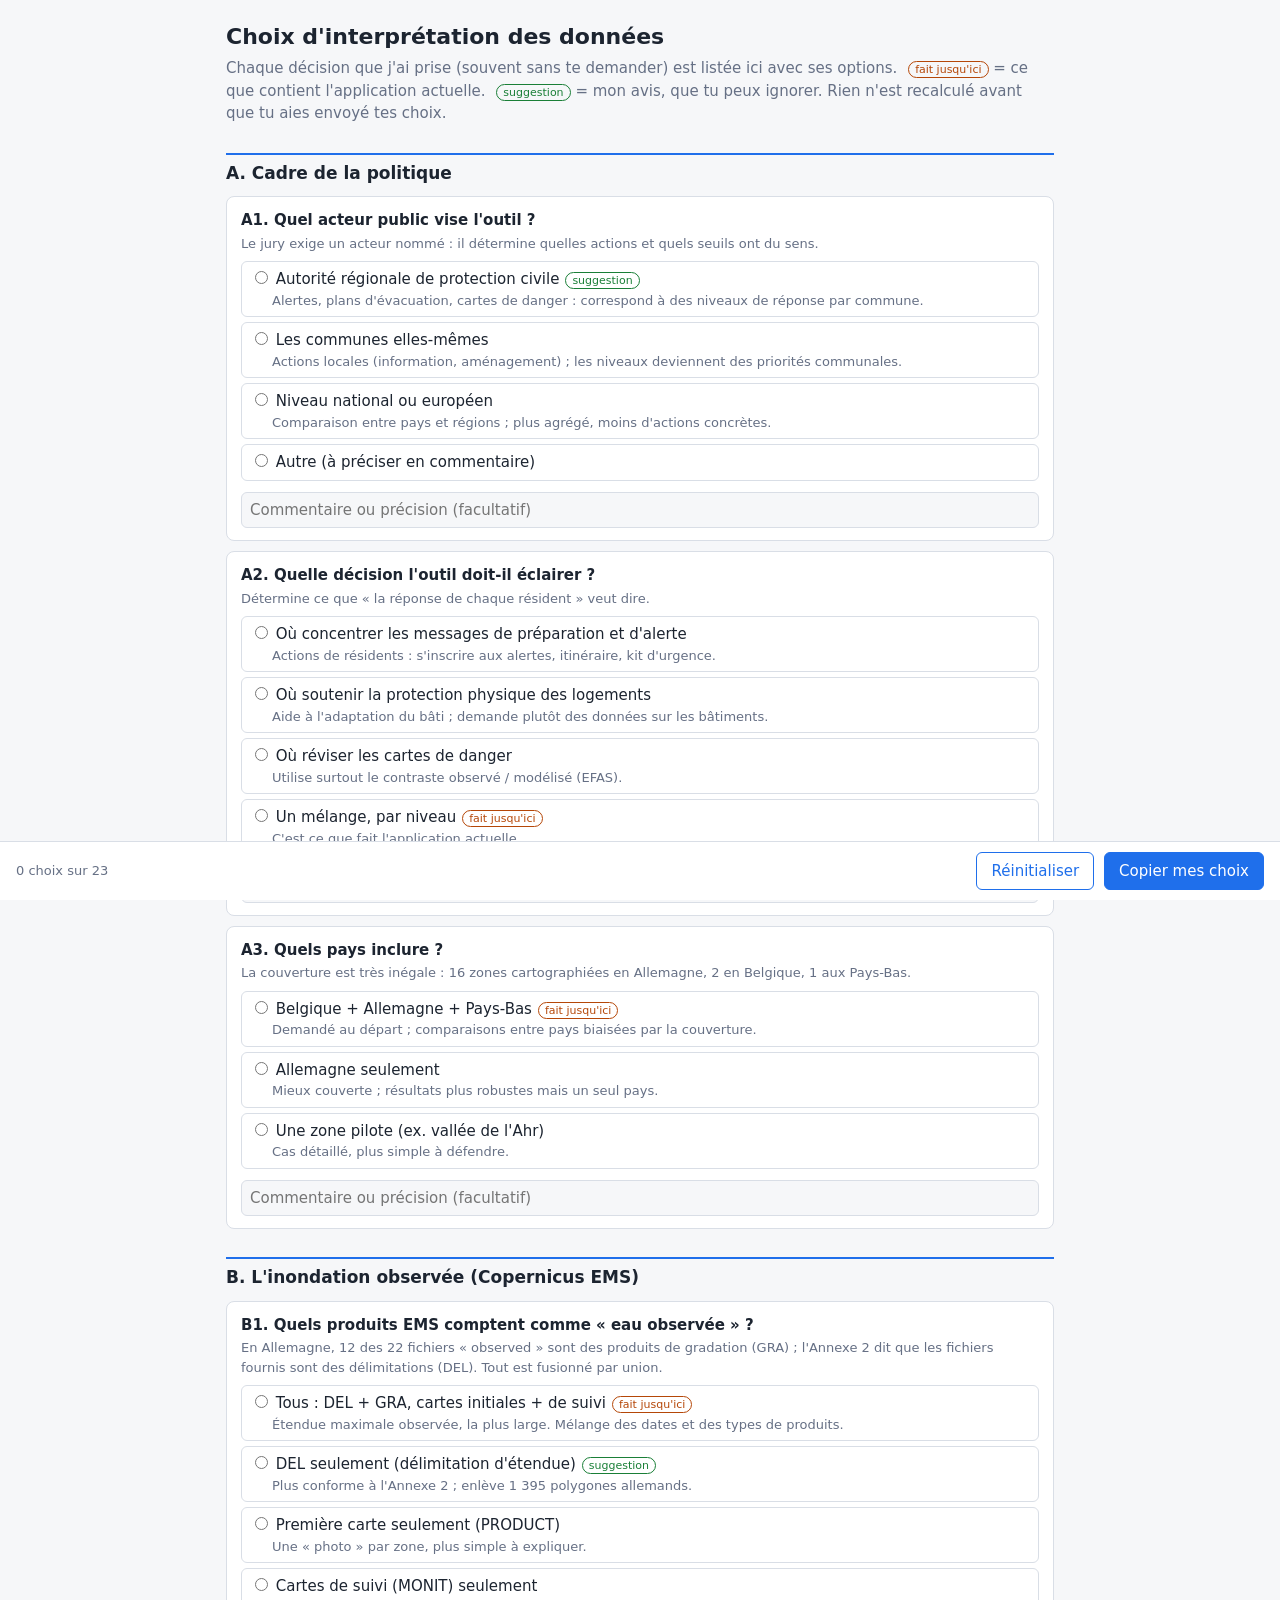
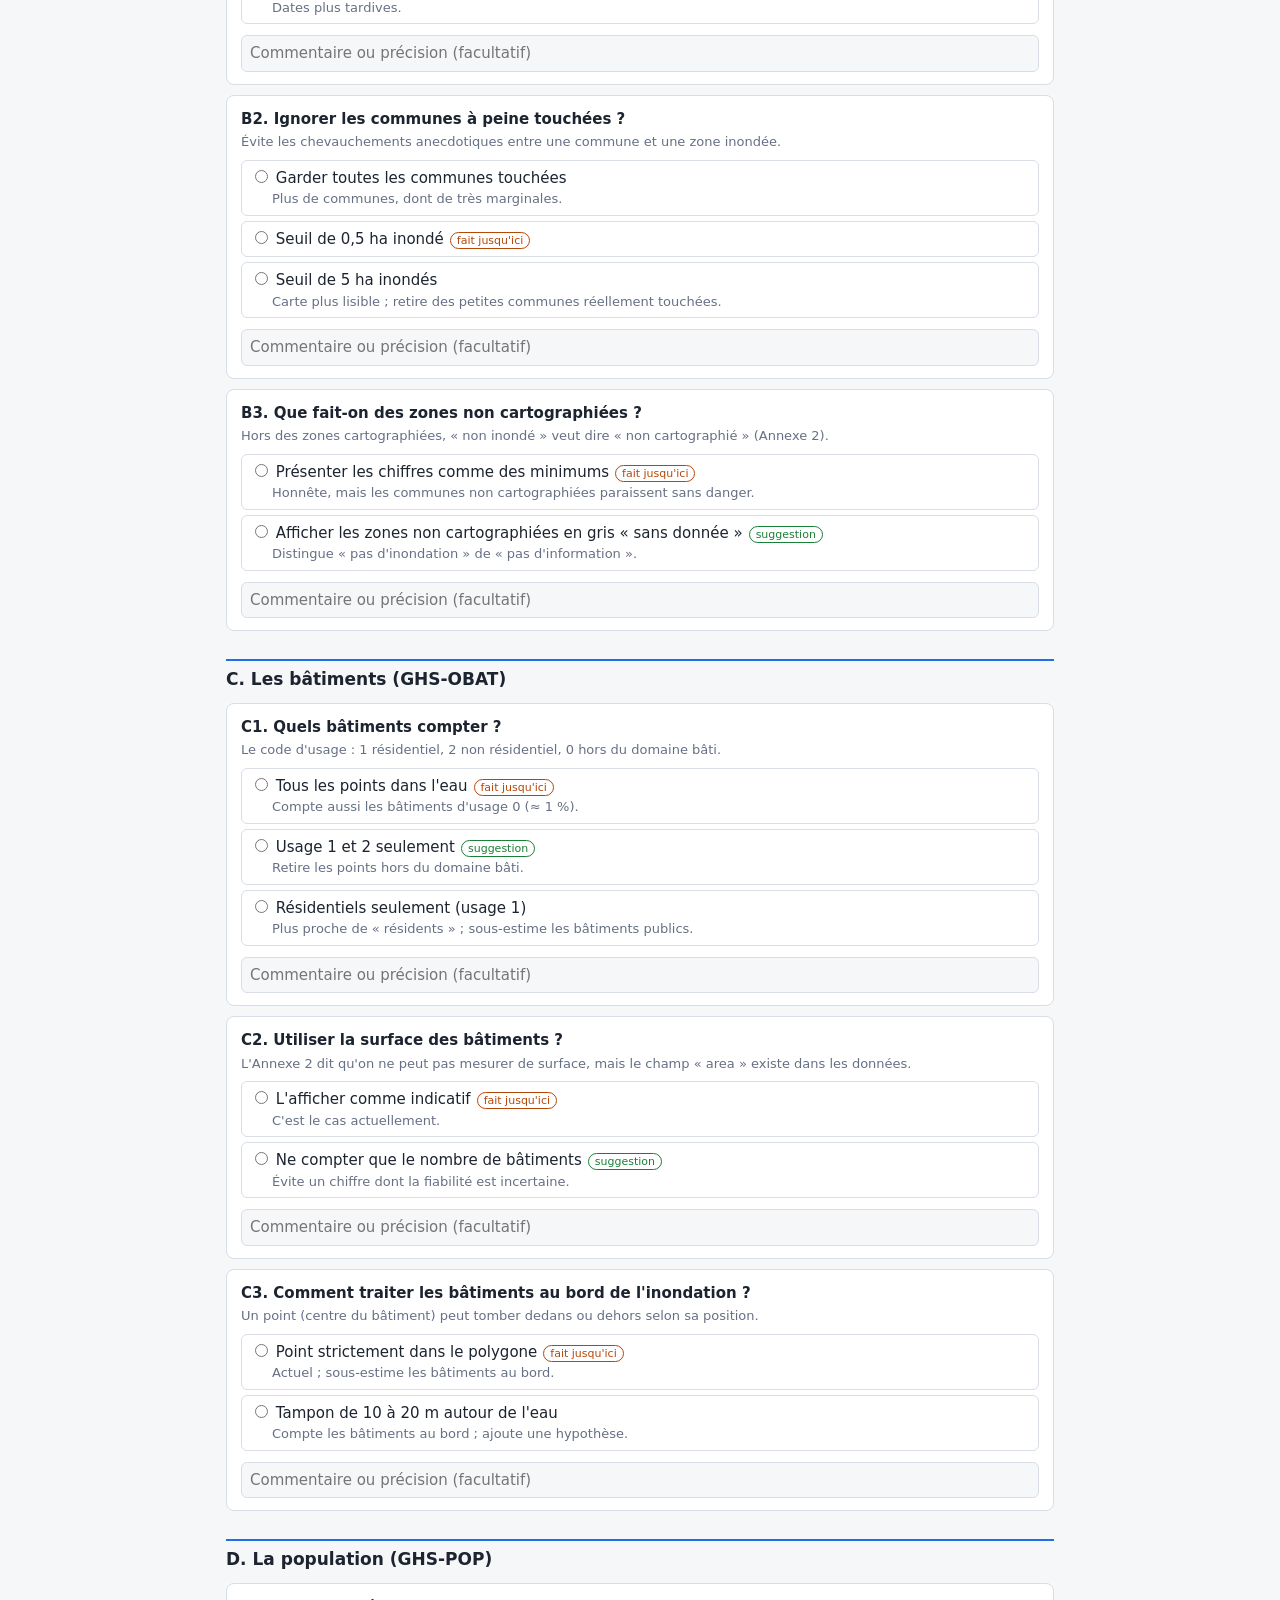
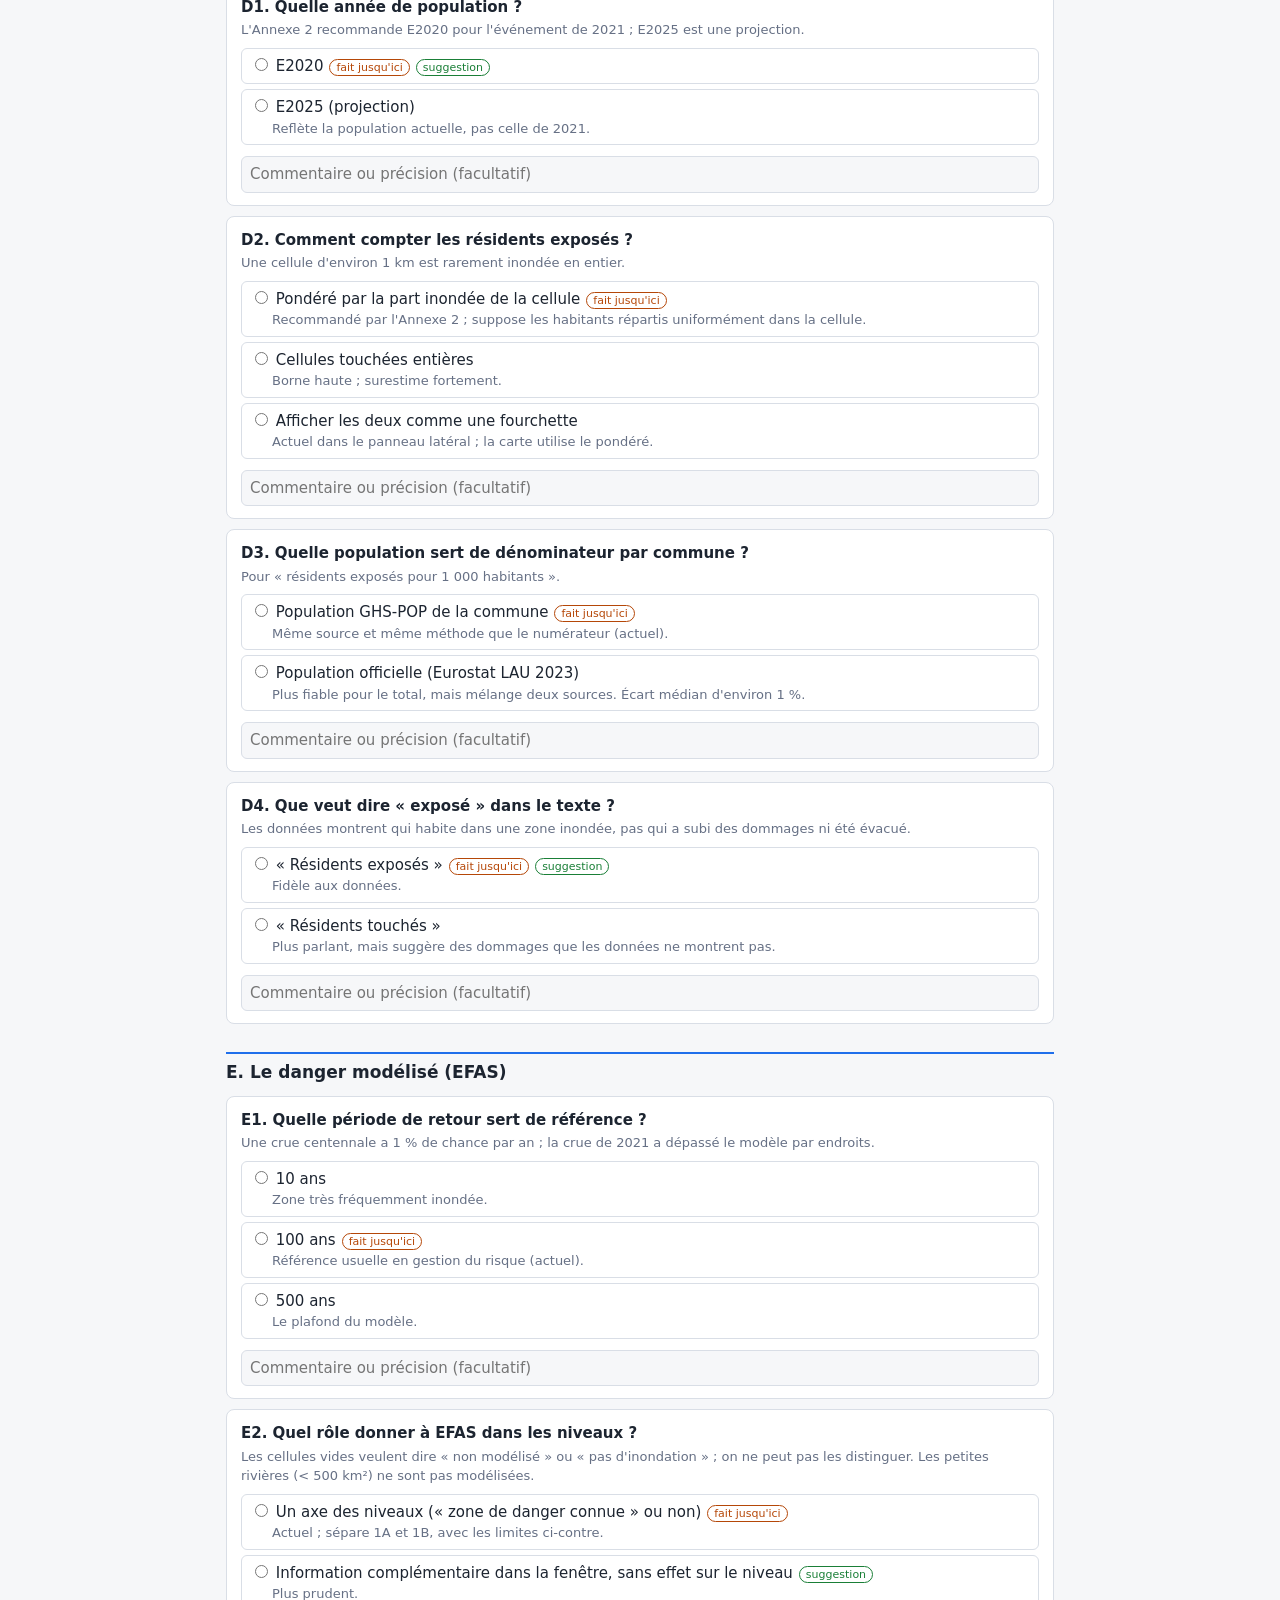
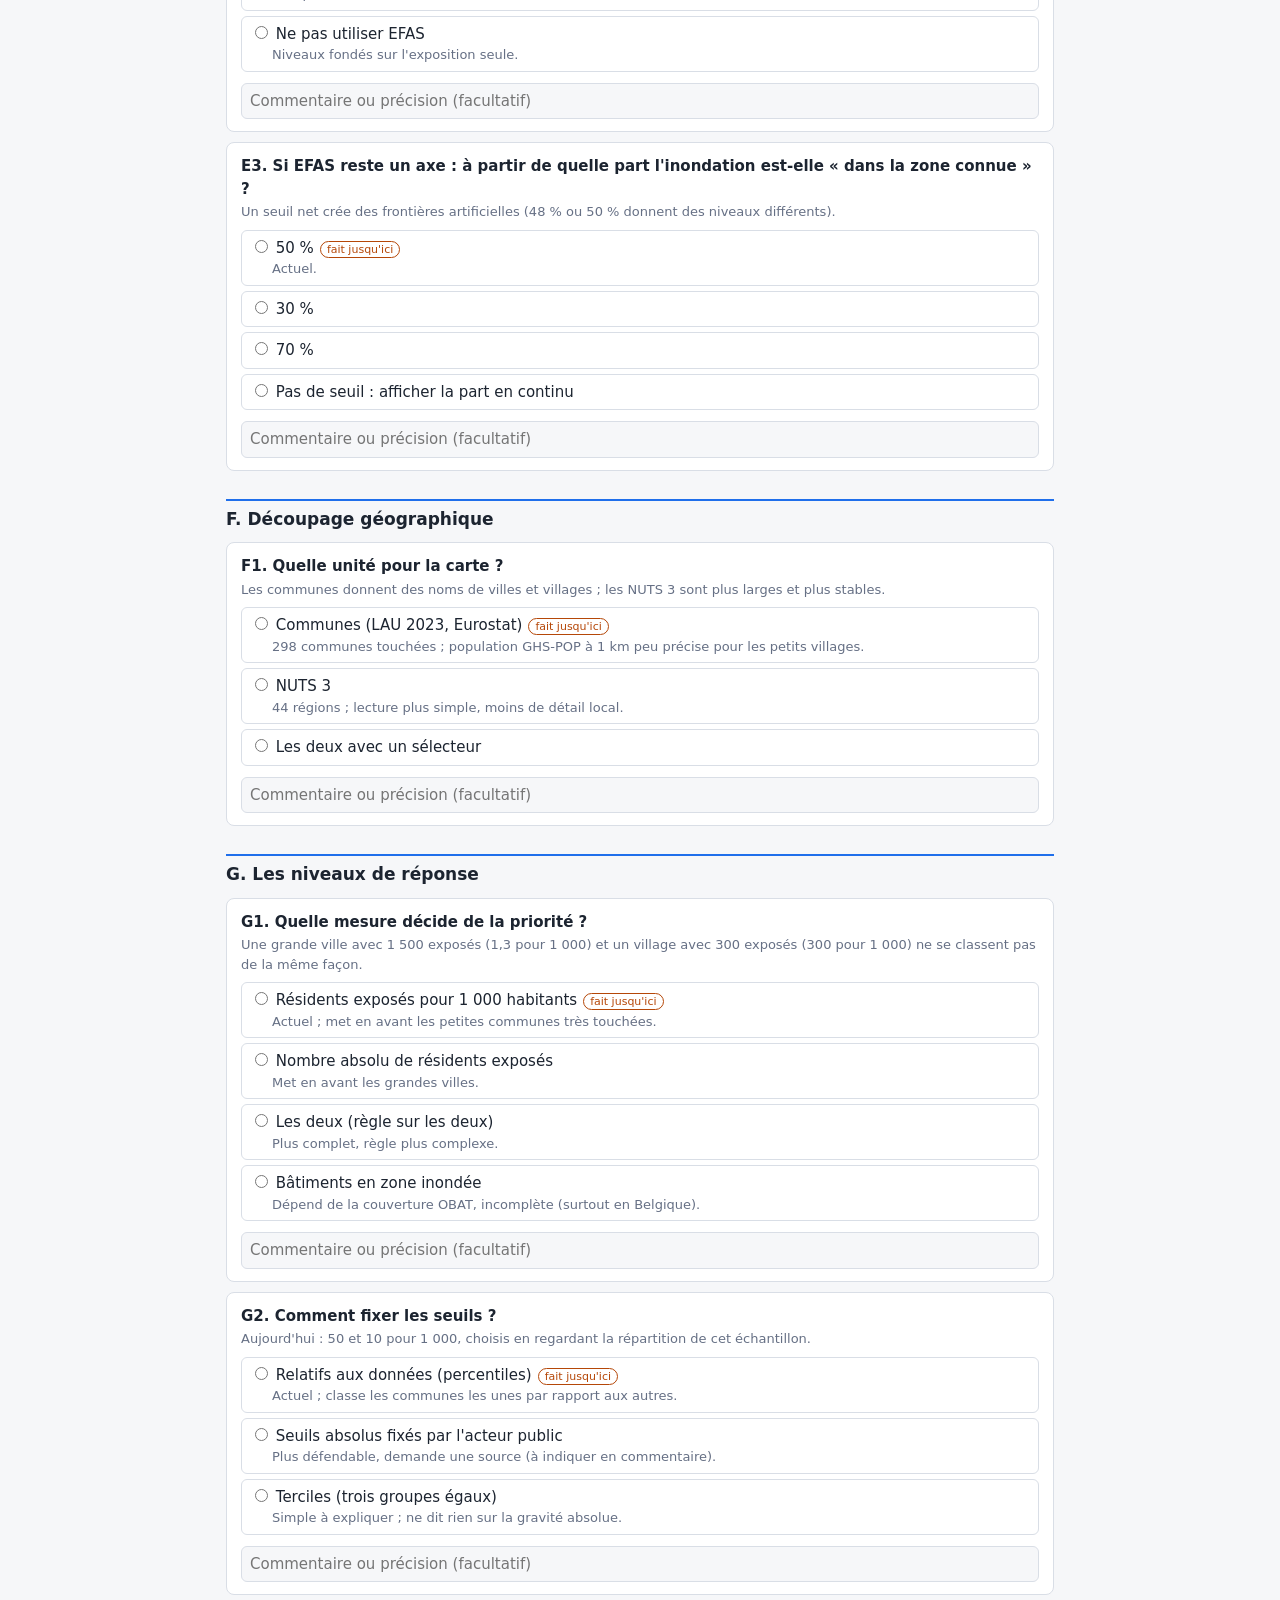
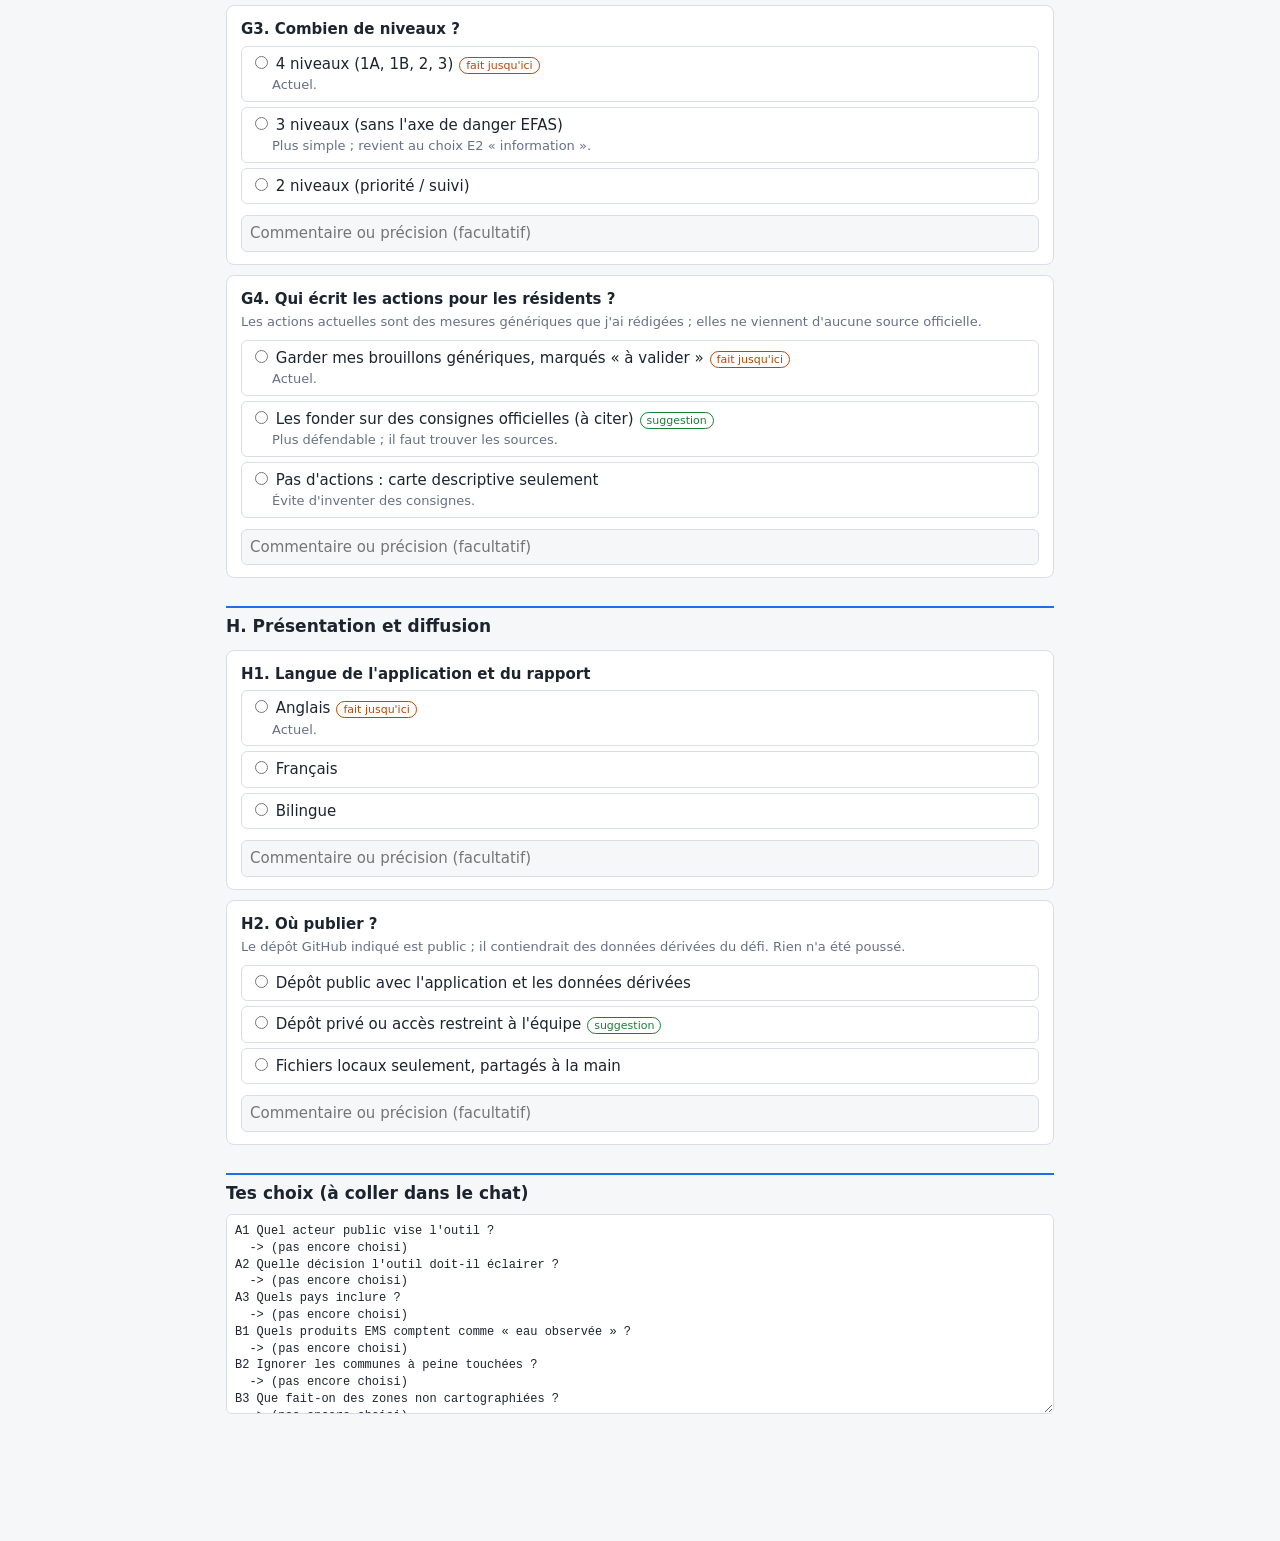
<file: docs/choix_interpretation.html>
<!doctype html>
<html lang="fr">
<head>
<meta charset="utf-8">
<meta name="viewport" content="width=device-width, initial-scale=1">
<title>Choix d'interprétation des données</title>
<style>
  :root { --bg:#f6f7f9; --card:#fff; --text:#1c2430; --muted:#667085; --line:#d9dee6; --accent:#1f6feb; --ok:#1a7f37; --warn:#b54708; }
  @media (prefers-color-scheme: dark) {
    :root { --bg:#12161c; --card:#1b212a; --text:#e6e9ee; --muted:#98a2b3; --line:#2b3340; --accent:#58a6ff; --ok:#3fb950; --warn:#f0883e; }
  }
  * { box-sizing:border-box; }
  body { margin:0; background:var(--bg); color:var(--text); font:15px/1.5 system-ui,Segoe UI,sans-serif; }
  main { max-width:860px; margin:0 auto; padding:20px 16px 120px; }
  h1 { font-size:22px; margin:0 0 4px; }
  .lead { color:var(--muted); margin:0 0 18px; }
  h2 { font-size:17px; margin:28px 0 8px; padding-top:6px; border-top:2px solid var(--accent); }
  .q { background:var(--card); border:1px solid var(--line); border-radius:8px; padding:12px 14px; margin:10px 0; }
  .q.done-choice { border-left:4px solid var(--ok); }
  .q h3 { margin:0 0 2px; font-size:15px; }
  .why { color:var(--muted); font-size:13px; margin:0 0 8px; }
  label.opt { display:block; padding:6px 8px; border:1px solid var(--line); border-radius:6px; margin:5px 0; cursor:pointer; }
  label.opt:has(input:checked) { border-color:var(--accent); background:color-mix(in srgb, var(--accent) 10%, transparent); }
  label.opt .eff { display:block; color:var(--muted); font-size:13px; margin-left:22px; }
  .tag { font-size:11px; padding:1px 6px; border-radius:10px; border:1px solid currentColor; margin-left:6px; white-space:nowrap; }
  .tag.fait { color:var(--warn); } .tag.rec { color:var(--ok); }
  input[type=text] { width:100%; margin-top:6px; padding:6px 8px; font:inherit; border:1px solid var(--line); border-radius:6px; background:var(--bg); color:var(--text); }
  .bar { position:fixed; left:0; right:0; bottom:0; background:var(--card); border-top:1px solid var(--line); padding:10px 16px; display:flex; gap:10px; align-items:center; flex-wrap:wrap; }
  .bar span { color:var(--muted); font-size:13px; flex:1; min-width:180px; }
  button { font:inherit; padding:7px 14px; border:1px solid var(--accent); background:var(--accent); color:#fff; border-radius:6px; cursor:pointer; }
  button.ghost { background:transparent; color:var(--accent); }
  textarea { width:100%; height:200px; font:12px/1.4 ui-monospace,Consolas,monospace; background:var(--card); color:var(--text); border:1px solid var(--line); border-radius:6px; padding:8px; }
  .legend { font-size:13px; color:var(--muted); }
</style>
</head>
<body>
<main>
  <h1>Choix d'interprétation des données</h1>
  <p class="lead">Chaque décision que j'ai prise (souvent sans te demander) est listée ici avec ses options.
    <span class="tag fait">fait jusqu'ici</span> = ce que contient l'application actuelle.
    <span class="tag rec">suggestion</span> = mon avis, que tu peux ignorer. Rien n'est recalculé avant que tu aies envoyé tes choix.</p>
  <div id="form"></div>
  <h2>Tes choix (à coller dans le chat)</h2>
  <textarea id="out" readonly></textarea>
</main>
<div class="bar">
  <span id="count"></span>
  <button class="ghost" id="reset">Réinitialiser</button>
  <button id="copy">Copier mes choix</button>
</div>
<script>
// Each decision: id, question, why it matters, options {v, t, d(effet)}, fait = value used so far, rec = suggestion
const SECTIONS = [
 { h: "A. Cadre de la politique", qs: [
  { id: "A1", q: "Quel acteur public vise l'outil ?", why: "Le jury exige un acteur nommé : il détermine quelles actions et quels seuils ont du sens.", opts: [
    { v: "regional", t: "Autorité régionale de protection civile", d: "Alertes, plans d'évacuation, cartes de danger : correspond à des niveaux de réponse par commune." },
    { v: "commune", t: "Les communes elles-mêmes", d: "Actions locales (information, aménagement) ; les niveaux deviennent des priorités communales." },
    { v: "national", t: "Niveau national ou européen", d: "Comparaison entre pays et régions ; plus agrégé, moins d'actions concrètes." },
    { v: "autre", t: "Autre (à préciser en commentaire)", d: "" } ], rec: "regional" },
  { id: "A2", q: "Quelle décision l'outil doit-il éclairer ?", why: "Détermine ce que « la réponse de chaque résident » veut dire.", opts: [
    { v: "comm", t: "Où concentrer les messages de préparation et d'alerte", d: "Actions de résidents : s'inscrire aux alertes, itinéraire, kit d'urgence." },
    { v: "adapt", t: "Où soutenir la protection physique des logements", d: "Aide à l'adaptation du bâti ; demande plutôt des données sur les bâtiments." },
    { v: "cartes", t: "Où réviser les cartes de danger", d: "Utilise surtout le contraste observé / modélisé (EFAS)." },
    { v: "mix", t: "Un mélange, par niveau", d: "C'est ce que fait l'application actuelle." } ], fait: "mix" },
  { id: "A3", q: "Quels pays inclure ?", why: "La couverture est très inégale : 16 zones cartographiées en Allemagne, 2 en Belgique, 1 aux Pays-Bas.", opts: [
    { v: "all", t: "Belgique + Allemagne + Pays-Bas", d: "Demandé au départ ; comparaisons entre pays biaisées par la couverture." },
    { v: "de", t: "Allemagne seulement", d: "Mieux couverte ; résultats plus robustes mais un seul pays." },
    { v: "pilot", t: "Une zone pilote (ex. vallée de l'Ahr)", d: "Cas détaillé, plus simple à défendre." } ], fait: "all" } ] },

 { h: "B. L'inondation observée (Copernicus EMS)", qs: [
  { id: "B1", q: "Quels produits EMS comptent comme « eau observée » ?", why: "En Allemagne, 12 des 22 fichiers « observed » sont des produits de gradation (GRA) ; l'Annexe 2 dit que les fichiers fournis sont des délimitations (DEL). Tout est fusionné par union.", opts: [
    { v: "all", t: "Tous : DEL + GRA, cartes initiales + de suivi", d: "Étendue maximale observée, la plus large. Mélange des dates et des types de produits." },
    { v: "del", t: "DEL seulement (délimitation d'étendue)", d: "Plus conforme à l'Annexe 2 ; enlève 1 395 polygones allemands." },
    { v: "first", t: "Première carte seulement (PRODUCT)", d: "Une « photo » par zone, plus simple à expliquer." },
    { v: "monit", t: "Cartes de suivi (MONIT) seulement", d: "Dates plus tardives." } ], fait: "all", rec: "del" },
  { id: "B2", q: "Ignorer les communes à peine touchées ?", why: "Évite les chevauchements anecdotiques entre une commune et une zone inondée.", opts: [
    { v: "0", t: "Garder toutes les communes touchées", d: "Plus de communes, dont de très marginales." },
    { v: "0.5", t: "Seuil de 0,5 ha inondé", d: "" },
    { v: "5", t: "Seuil de 5 ha inondés", d: "Carte plus lisible ; retire des petites communes réellement touchées." } ], fait: "0.5" },
  { id: "B3", q: "Que fait-on des zones non cartographiées ?", why: "Hors des zones cartographiées, « non inondé » veut dire « non cartographié » (Annexe 2).", opts: [
    { v: "lower", t: "Présenter les chiffres comme des minimums", d: "Honnête, mais les communes non cartographiées paraissent sans danger." },
    { v: "grey", t: "Afficher les zones non cartographiées en gris « sans donnée »", d: "Distingue « pas d'inondation » de « pas d'information »." } ], fait: "lower", rec: "grey" } ] },

 { h: "C. Les bâtiments (GHS-OBAT)", qs: [
  { id: "C1", q: "Quels bâtiments compter ?", why: "Le code d'usage : 1 résidentiel, 2 non résidentiel, 0 hors du domaine bâti.", opts: [
    { v: "all", t: "Tous les points dans l'eau", d: "Compte aussi les bâtiments d'usage 0 (≈ 1 %)." },
    { v: "12", t: "Usage 1 et 2 seulement", d: "Retire les points hors du domaine bâti." },
    { v: "res", t: "Résidentiels seulement (usage 1)", d: "Plus proche de « résidents » ; sous-estime les bâtiments publics." } ], fait: "all", rec: "12" },
  { id: "C2", q: "Utiliser la surface des bâtiments ?", why: "L'Annexe 2 dit qu'on ne peut pas mesurer de surface, mais le champ « area » existe dans les données.", opts: [
    { v: "show", t: "L'afficher comme indicatif", d: "C'est le cas actuellement." },
    { v: "hide", t: "Ne compter que le nombre de bâtiments", d: "Évite un chiffre dont la fiabilité est incertaine." } ], fait: "show", rec: "hide" },
  { id: "C3", q: "Comment traiter les bâtiments au bord de l'inondation ?", why: "Un point (centre du bâtiment) peut tomber dedans ou dehors selon sa position.", opts: [
    { v: "strict", t: "Point strictement dans le polygone", d: "Actuel ; sous-estime les bâtiments au bord." },
    { v: "buffer", t: "Tampon de 10 à 20 m autour de l'eau", d: "Compte les bâtiments au bord ; ajoute une hypothèse." } ], fait: "strict" } ] },

 { h: "D. La population (GHS-POP)", qs: [
  { id: "D1", q: "Quelle année de population ?", why: "L'Annexe 2 recommande E2020 pour l'événement de 2021 ; E2025 est une projection.", opts: [
    { v: "2020", t: "E2020", d: "" }, { v: "2025", t: "E2025 (projection)", d: "Reflète la population actuelle, pas celle de 2021." } ], fait: "2020", rec: "2020" },
  { id: "D2", q: "Comment compter les résidents exposés ?", why: "Une cellule d'environ 1 km est rarement inondée en entier.", opts: [
    { v: "weighted", t: "Pondéré par la part inondée de la cellule", d: "Recommandé par l'Annexe 2 ; suppose les habitants répartis uniformément dans la cellule." },
    { v: "touched", t: "Cellules touchées entières", d: "Borne haute ; surestime fortement." },
    { v: "both", t: "Afficher les deux comme une fourchette", d: "Actuel dans le panneau latéral ; la carte utilise le pondéré." } ], fait: "weighted" },
  { id: "D3", q: "Quelle population sert de dénominateur par commune ?", why: "Pour « résidents exposés pour 1 000 habitants ».", opts: [
    { v: "ghs", t: "Population GHS-POP de la commune", d: "Même source et même méthode que le numérateur (actuel)." },
    { v: "official", t: "Population officielle (Eurostat LAU 2023)", d: "Plus fiable pour le total, mais mélange deux sources. Écart médian d'environ 1 %." } ], fait: "ghs" },
  { id: "D4", q: "Que veut dire « exposé » dans le texte ?", why: "Les données montrent qui habite dans une zone inondée, pas qui a subi des dommages ni été évacué.", opts: [
    { v: "expose", t: "« Résidents exposés »", d: "Fidèle aux données." },
    { v: "touches", t: "« Résidents touchés »", d: "Plus parlant, mais suggère des dommages que les données ne montrent pas." } ], fait: "expose", rec: "expose" } ] },

 { h: "E. Le danger modélisé (EFAS)", qs: [
  { id: "E1", q: "Quelle période de retour sert de référence ?", why: "Une crue centennale a 1 % de chance par an ; la crue de 2021 a dépassé le modèle par endroits.", opts: [
    { v: "10", t: "10 ans", d: "Zone très fréquemment inondée." },
    { v: "100", t: "100 ans", d: "Référence usuelle en gestion du risque (actuel)." },
    { v: "500", t: "500 ans", d: "Le plafond du modèle." } ], fait: "100" },
  { id: "E2", q: "Quel rôle donner à EFAS dans les niveaux ?", why: "Les cellules vides veulent dire « non modélisé » ou « pas d'inondation » ; on ne peut pas les distinguer. Les petites rivières (< 500 km²) ne sont pas modélisées.", opts: [
    { v: "axis", t: "Un axe des niveaux (« zone de danger connue » ou non)", d: "Actuel ; sépare 1A et 1B, avec les limites ci-contre." },
    { v: "info", t: "Information complémentaire dans la fenêtre, sans effet sur le niveau", d: "Plus prudent." },
    { v: "none", t: "Ne pas utiliser EFAS", d: "Niveaux fondés sur l'exposition seule." } ], fait: "axis", rec: "info" },
  { id: "E3", q: "Si EFAS reste un axe : à partir de quelle part l'inondation est-elle « dans la zone connue » ?", why: "Un seuil net crée des frontières artificielles (48 % ou 50 % donnent des niveaux différents).", opts: [
    { v: "50", t: "50 %", d: "Actuel." }, { v: "30", t: "30 %", d: "" }, { v: "70", t: "70 %", d: "" },
    { v: "cont", t: "Pas de seuil : afficher la part en continu", d: "" } ], fait: "50" } ] },

 { h: "F. Découpage géographique", qs: [
  { id: "F1", q: "Quelle unité pour la carte ?", why: "Les communes donnent des noms de villes et villages ; les NUTS 3 sont plus larges et plus stables.", opts: [
    { v: "lau", t: "Communes (LAU 2023, Eurostat)", d: "298 communes touchées ; population GHS-POP à 1 km peu précise pour les petits villages." },
    { v: "nuts3", t: "NUTS 3", d: "44 régions ; lecture plus simple, moins de détail local." },
    { v: "both", t: "Les deux avec un sélecteur", d: "" } ], fait: "lau" } ] },

 { h: "G. Les niveaux de réponse", qs: [
  { id: "G1", q: "Quelle mesure décide de la priorité ?", why: "Une grande ville avec 1 500 exposés (1,3 pour 1 000) et un village avec 300 exposés (300 pour 1 000) ne se classent pas de la même façon.", opts: [
    { v: "rate", t: "Résidents exposés pour 1 000 habitants", d: "Actuel ; met en avant les petites communes très touchées." },
    { v: "abs", t: "Nombre absolu de résidents exposés", d: "Met en avant les grandes villes." },
    { v: "both", t: "Les deux (règle sur les deux)", d: "Plus complet, règle plus complexe." },
    { v: "bld", t: "Bâtiments en zone inondée", d: "Dépend de la couverture OBAT, incomplète (surtout en Belgique)." } ], fait: "rate" },
  { id: "G2", q: "Comment fixer les seuils ?", why: "Aujourd'hui : 50 et 10 pour 1 000, choisis en regardant la répartition de cet échantillon.", opts: [
    { v: "relative", t: "Relatifs aux données (percentiles)", d: "Actuel ; classe les communes les unes par rapport aux autres." },
    { v: "absolute", t: "Seuils absolus fixés par l'acteur public", d: "Plus défendable, demande une source (à indiquer en commentaire)." },
    { v: "terciles", t: "Terciles (trois groupes égaux)", d: "Simple à expliquer ; ne dit rien sur la gravité absolue." } ], fait: "relative" },
  { id: "G3", q: "Combien de niveaux ?", why: "", opts: [
    { v: "4", t: "4 niveaux (1A, 1B, 2, 3)", d: "Actuel." },
    { v: "3", t: "3 niveaux (sans l'axe de danger EFAS)", d: "Plus simple ; revient au choix E2 « information »." },
    { v: "2", t: "2 niveaux (priorité / suivi)", d: "" } ], fait: "4" },
  { id: "G4", q: "Qui écrit les actions pour les résidents ?", why: "Les actions actuelles sont des mesures génériques que j'ai rédigées ; elles ne viennent d'aucune source officielle.", opts: [
    { v: "draft", t: "Garder mes brouillons génériques, marqués « à valider »", d: "Actuel." },
    { v: "source", t: "Les fonder sur des consignes officielles (à citer)", d: "Plus défendable ; il faut trouver les sources." },
    { v: "none", t: "Pas d'actions : carte descriptive seulement", d: "Évite d'inventer des consignes." } ], fait: "draft", rec: "source" } ] },

 { h: "H. Présentation et diffusion", qs: [
  { id: "H1", q: "Langue de l'application et du rapport", why: "", opts: [
    { v: "en", t: "Anglais", d: "Actuel." }, { v: "fr", t: "Français", d: "" }, { v: "both", t: "Bilingue", d: "" } ], fait: "en" },
  { id: "H2", q: "Où publier ?", why: "Le dépôt GitHub indiqué est public ; il contiendrait des données dérivées du défi. Rien n'a été poussé.", opts: [
    { v: "public", t: "Dépôt public avec l'application et les données dérivées", d: "" },
    { v: "private", t: "Dépôt privé ou accès restreint à l'équipe", d: "" },
    { v: "local", t: "Fichiers locaux seulement, partagés à la main", d: "" } ], rec: "private" }
 ] }
];

const form = document.getElementById("form"), out = document.getElementById("out");
const KEY = "choix_interpretation_v1";
let state = {};
try { state = JSON.parse(localStorage.getItem(KEY) || "{}"); } catch (e) { state = {}; }
const save = () => { try { localStorage.setItem(KEY, JSON.stringify(state)); } catch (e) {} };
const esc = s => s.replace(/[&<>"]/g, c => ({ "&": "&amp;", "<": "&lt;", ">": "&gt;", '"': "&quot;" }[c]));

SECTIONS.forEach(sec => {
  form.insertAdjacentHTML("beforeend", `<h2>${esc(sec.h)}</h2>`);
  sec.qs.forEach(q => {
    const opts = q.opts.map(o => `<label class="opt"><input type="radio" name="${q.id}" value="${o.v}"> ${esc(o.t)}` +
      (q.fait === o.v ? '<span class="tag fait">fait jusqu\'ici</span>' : "") + (q.rec === o.v ? '<span class="tag rec">suggestion</span>' : "") +
      (o.d ? `<span class="eff">${esc(o.d)}</span>` : "") + "</label>").join("");
    form.insertAdjacentHTML("beforeend", `<section class="q" id="q-${q.id}"><h3>${q.id}. ${esc(q.q)}</h3>${q.why ? `<p class="why">${esc(q.why)}</p>` : ""}${opts}<input type="text" placeholder="Commentaire ou précision (facultatif)" data-c="${q.id}"></section>`);
  });
});

function render() {
  const all = SECTIONS.flatMap(s => s.qs);
  const lines = all.map(q => {
    const o = q.opts.find(x => x.v === state[q.id]), c = (state["c_" + q.id] || "").trim();
    return `${q.id} ${q.q}\n  -> ${o ? o.t + (q.fait === o.v ? " (inchangé)" : "") : "(pas encore choisi)"}${c ? "\n  commentaire: " + c : ""}`;
  });
  out.value = lines.join("\n");
  const n = all.filter(q => state[q.id]).length;
  document.getElementById("count").textContent = `${n} choix sur ${all.length}`;
  all.forEach(q => document.getElementById("q-" + q.id).classList.toggle("done-choice", !!state[q.id]));
}
form.addEventListener("change", e => { if (e.target.type === "radio") { state[e.target.name] = e.target.value; save(); render(); } });
form.addEventListener("input", e => { if (e.target.dataset.c) { state["c_" + e.target.dataset.c] = e.target.value; save(); render(); } });
Object.entries(state).forEach(([k, v]) => {
  if (k.startsWith("c_")) { const el = form.querySelector(`[data-c="${k.slice(2)}"]`); if (el) el.value = v; }
  else { const el = form.querySelector(`input[name="${k}"][value="${v}"]`); if (el) el.checked = true; }
});
document.getElementById("copy").onclick = () => { out.select(); try { navigator.clipboard.writeText(out.value); } catch (e) { document.execCommand("copy"); } };
document.getElementById("reset").onclick = () => { if (confirm("Effacer tous tes choix ?")) { state = {}; save(); location.reload(); } };
render();
</script>
</body>
</html>
</file>
